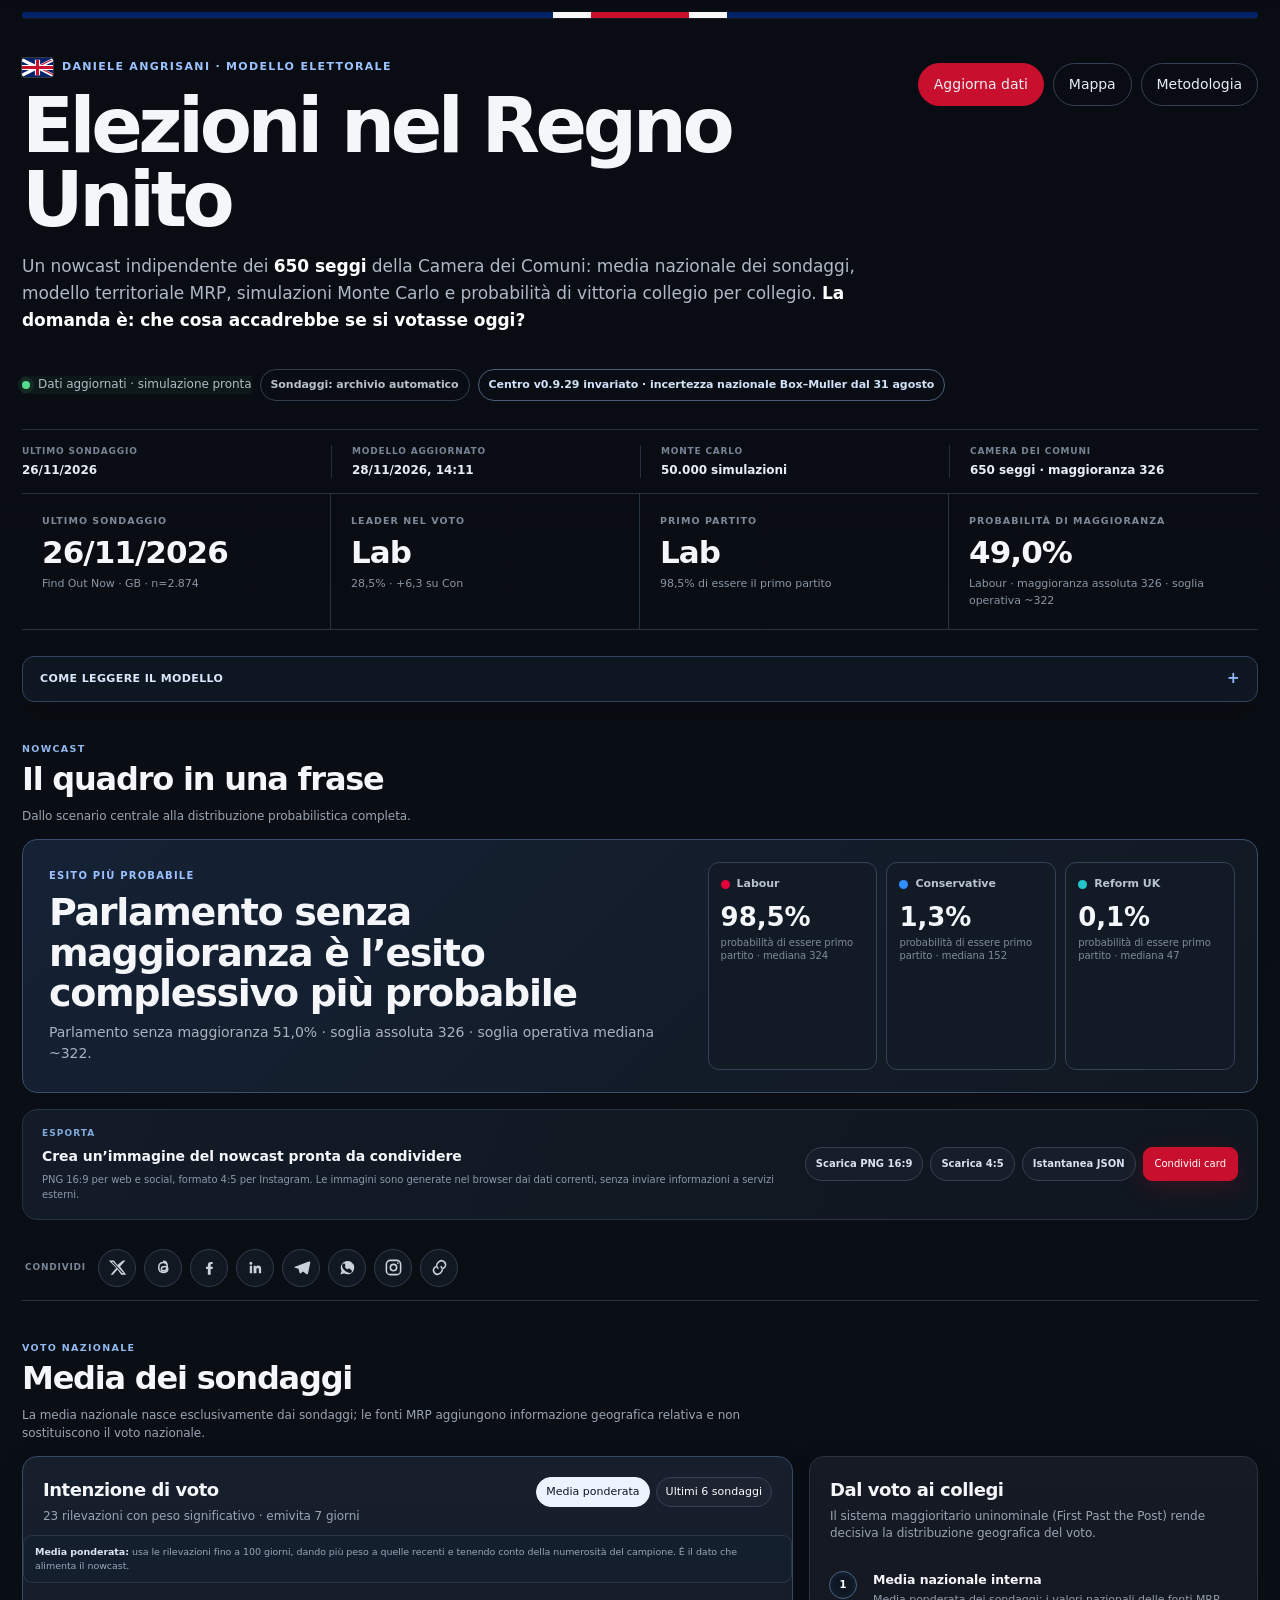
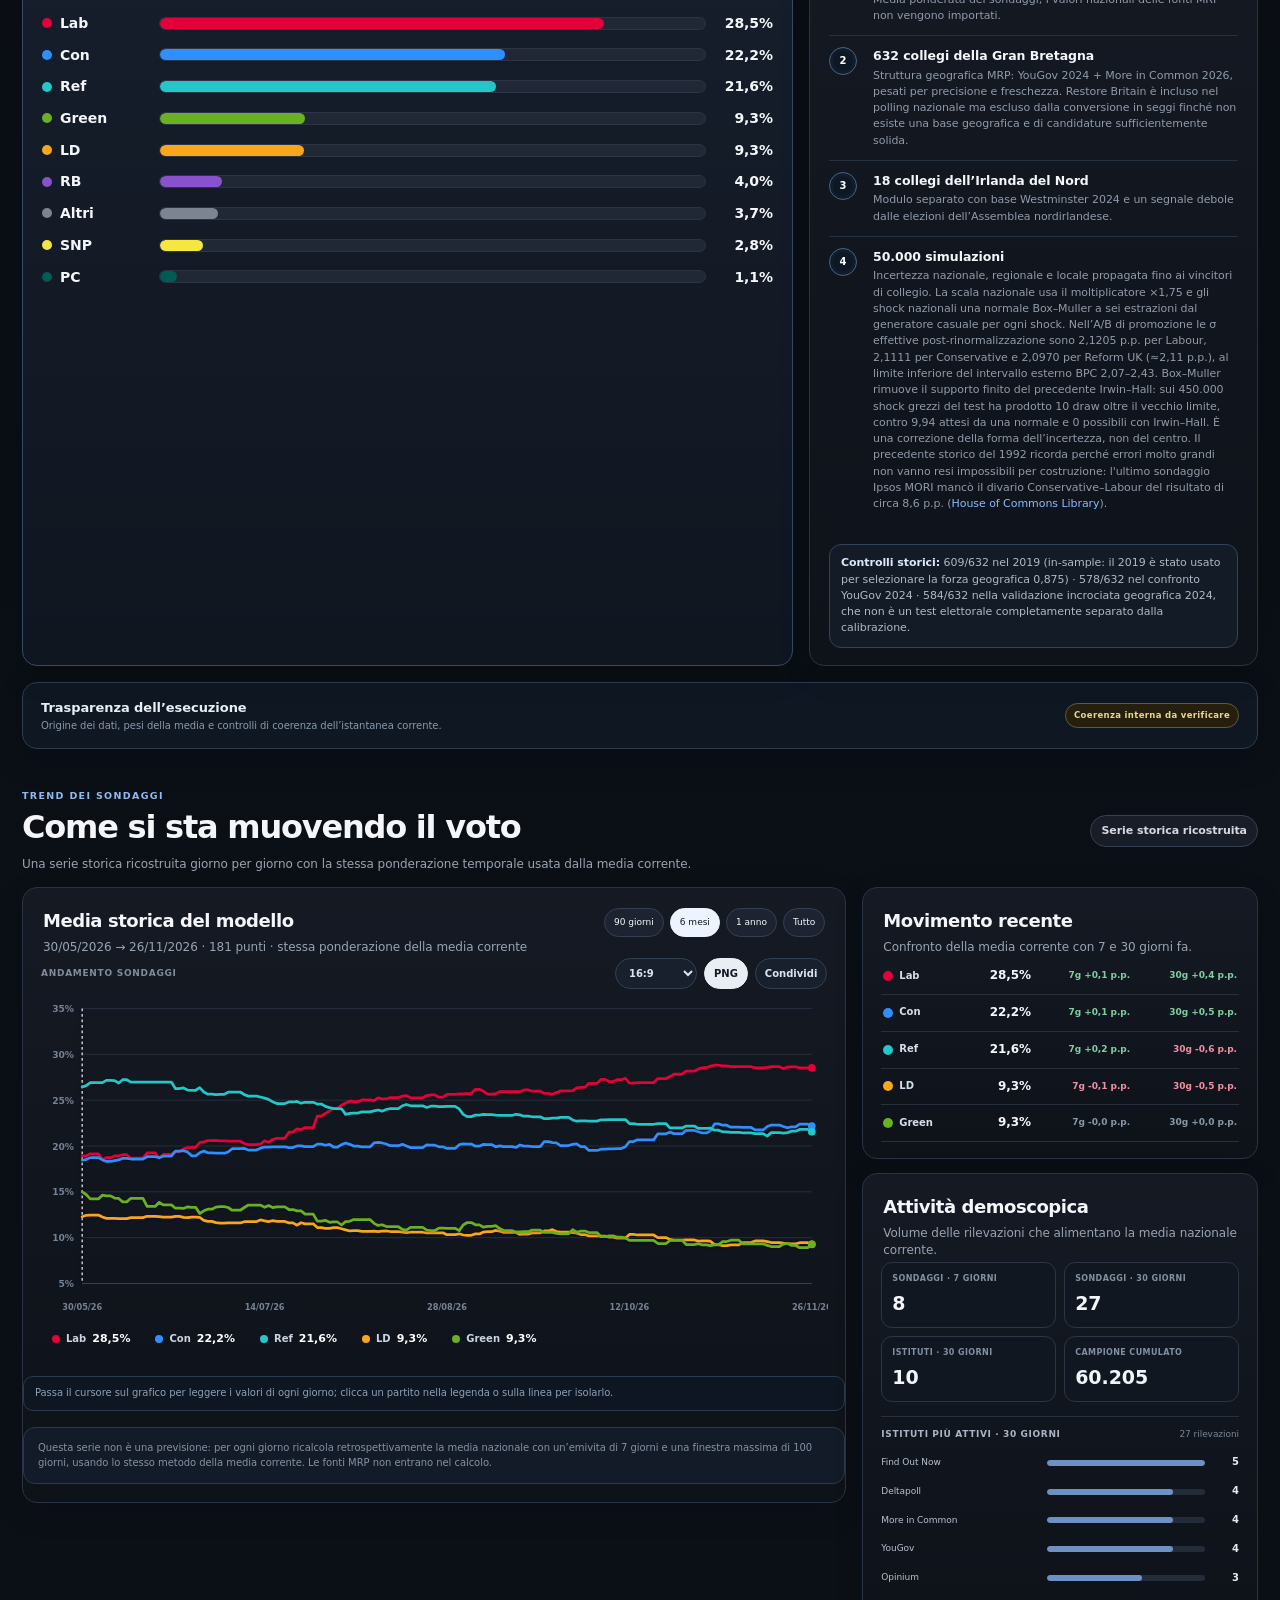
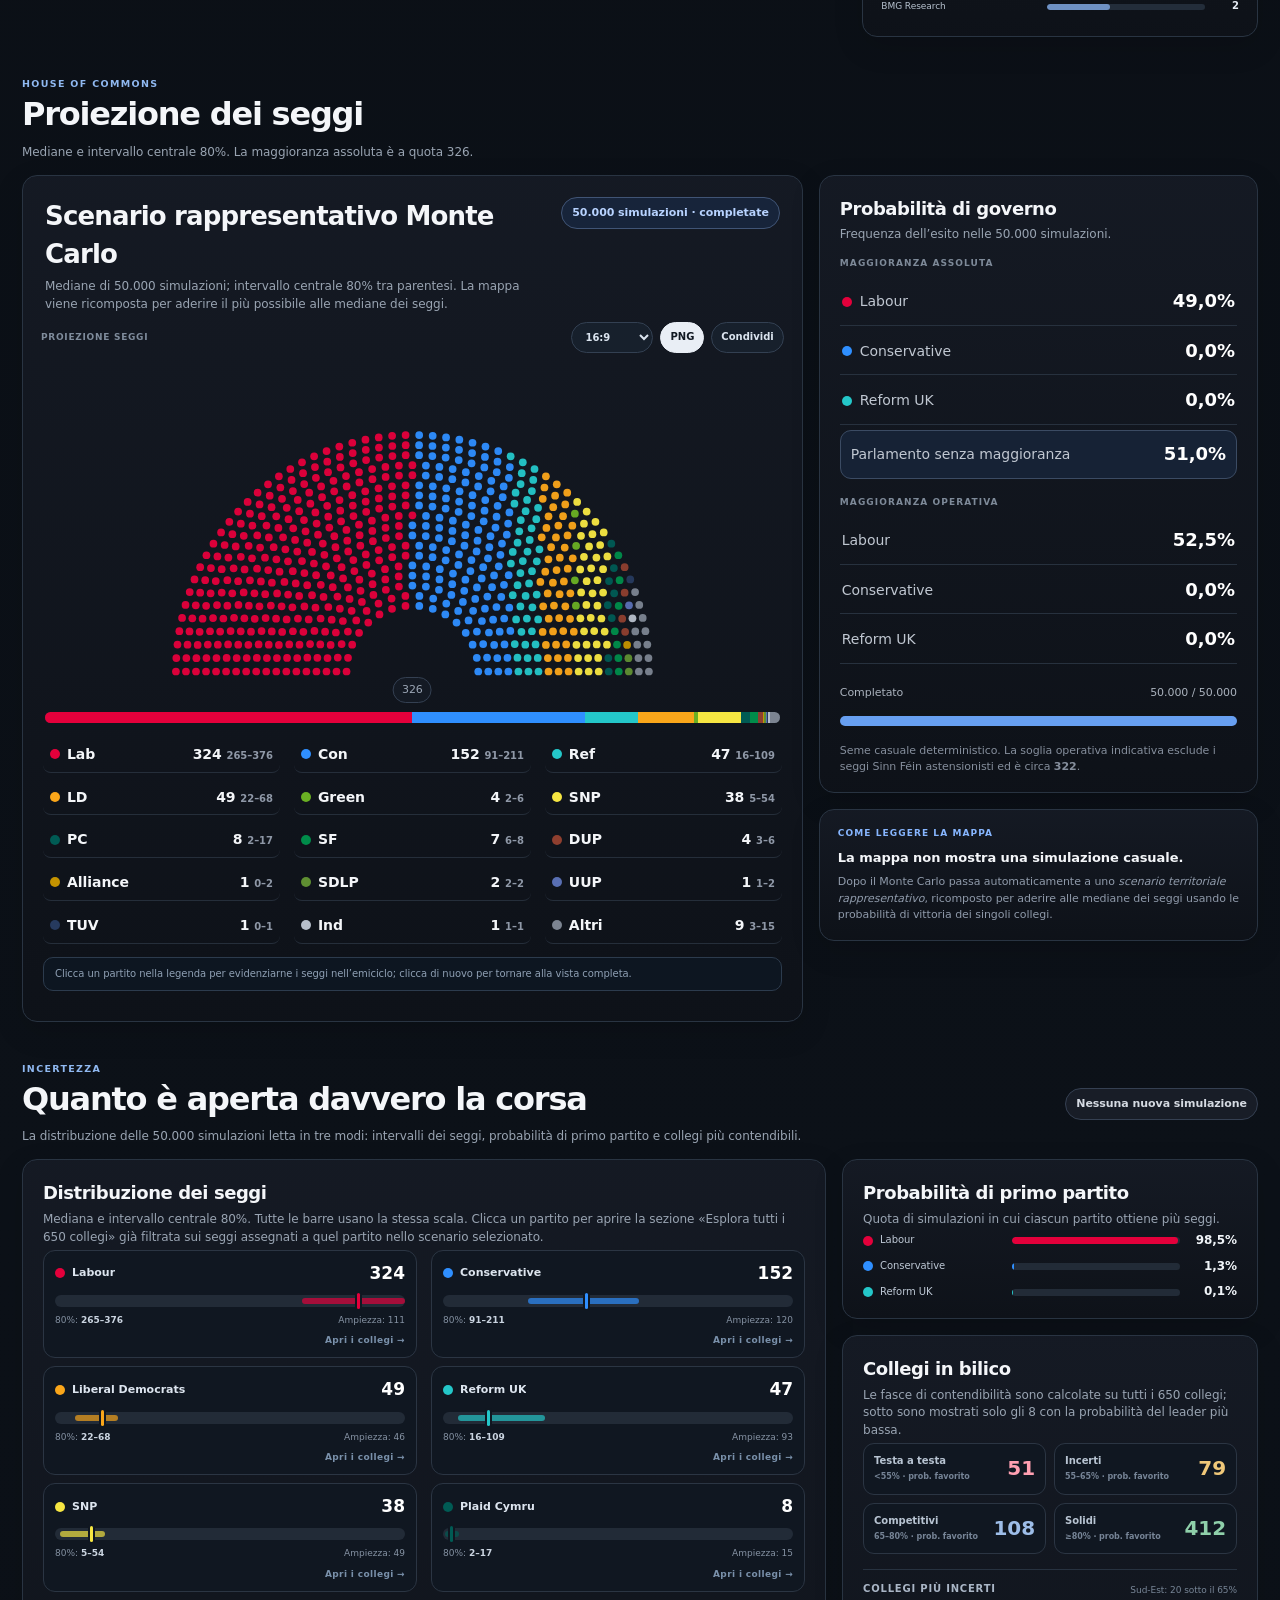
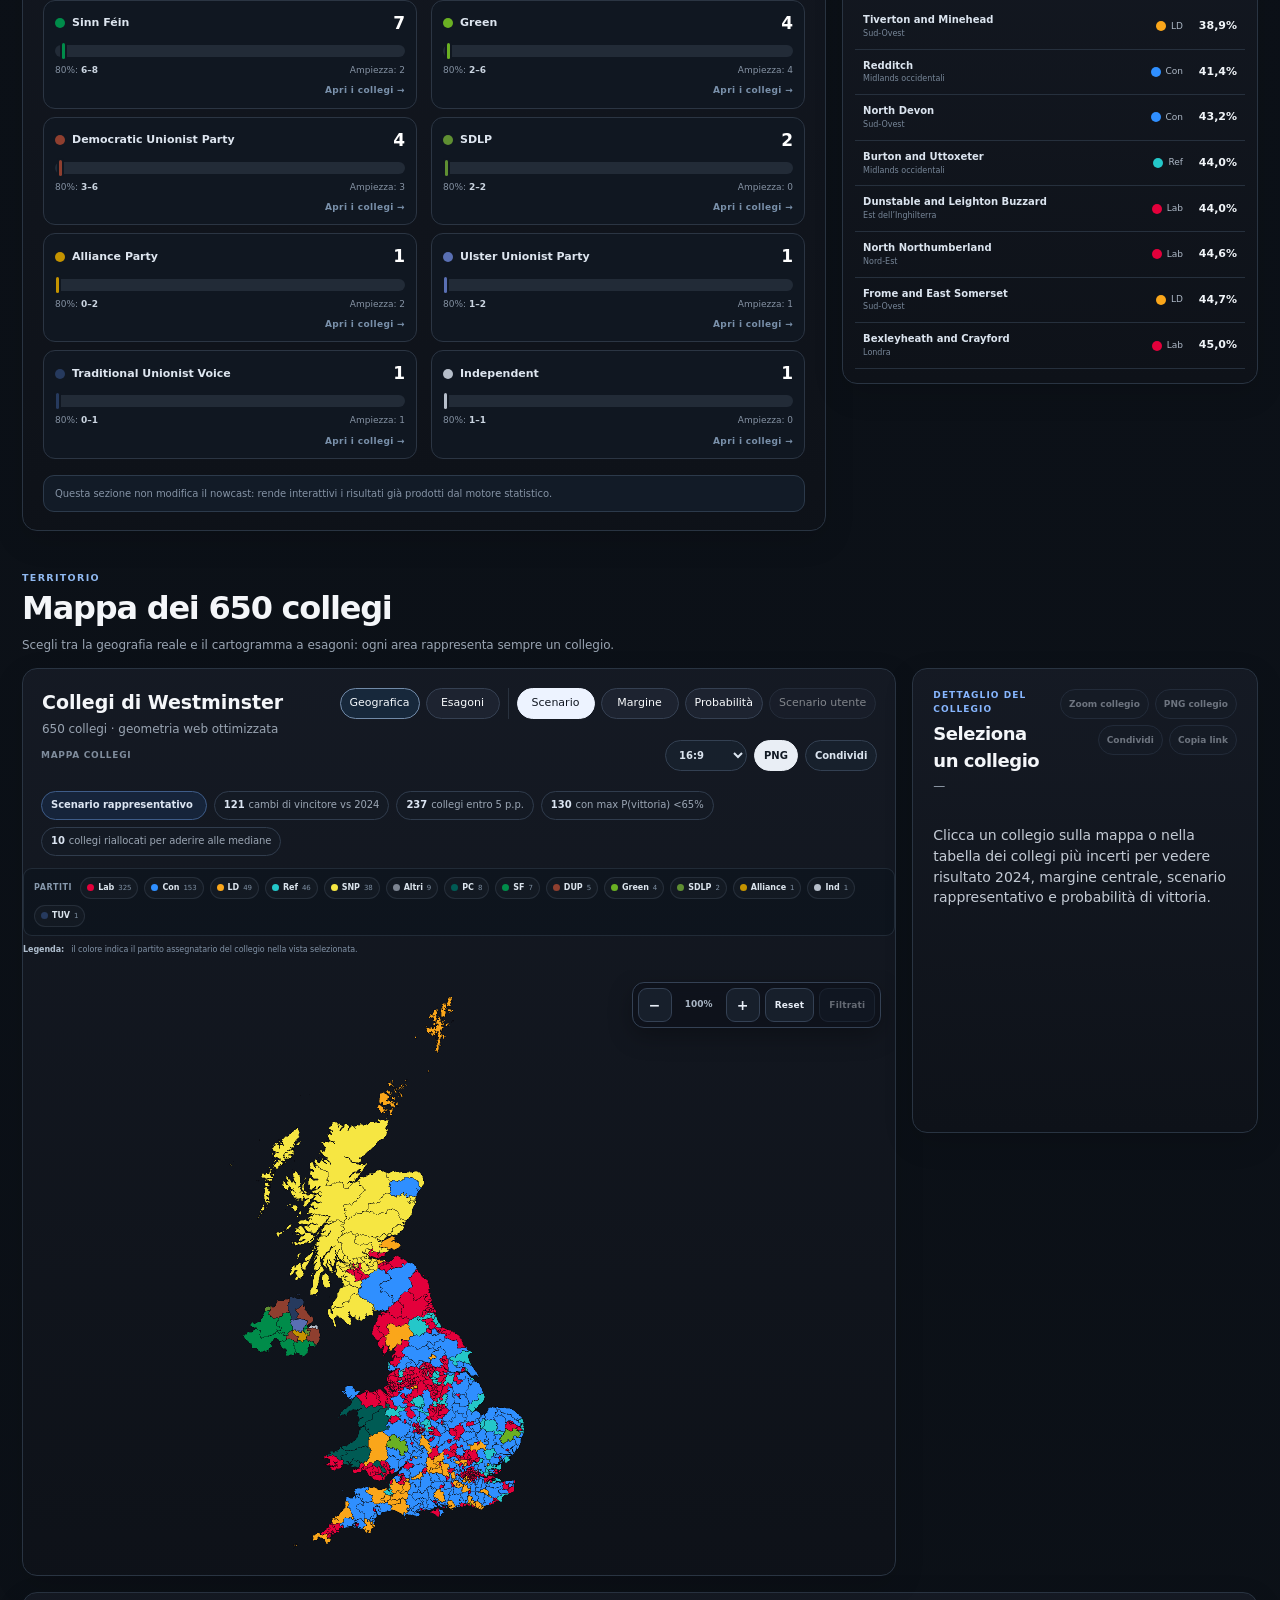
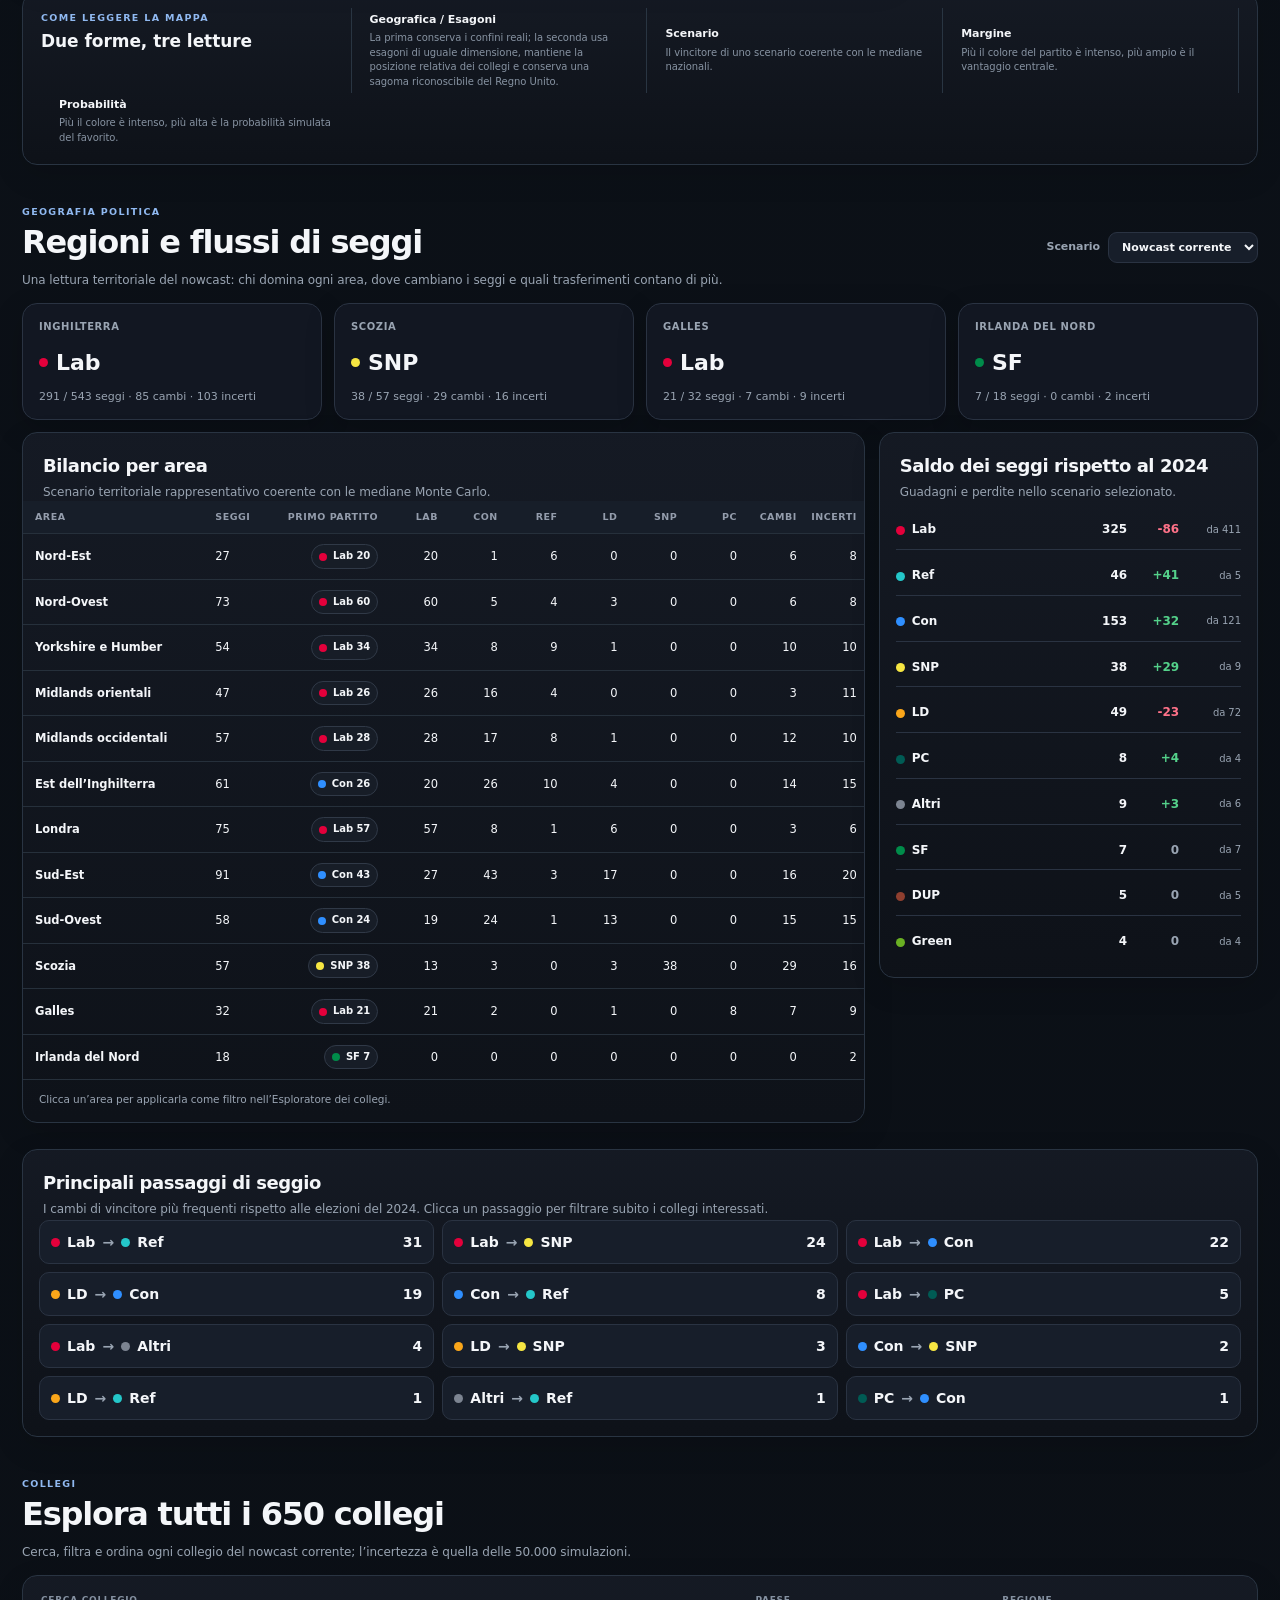
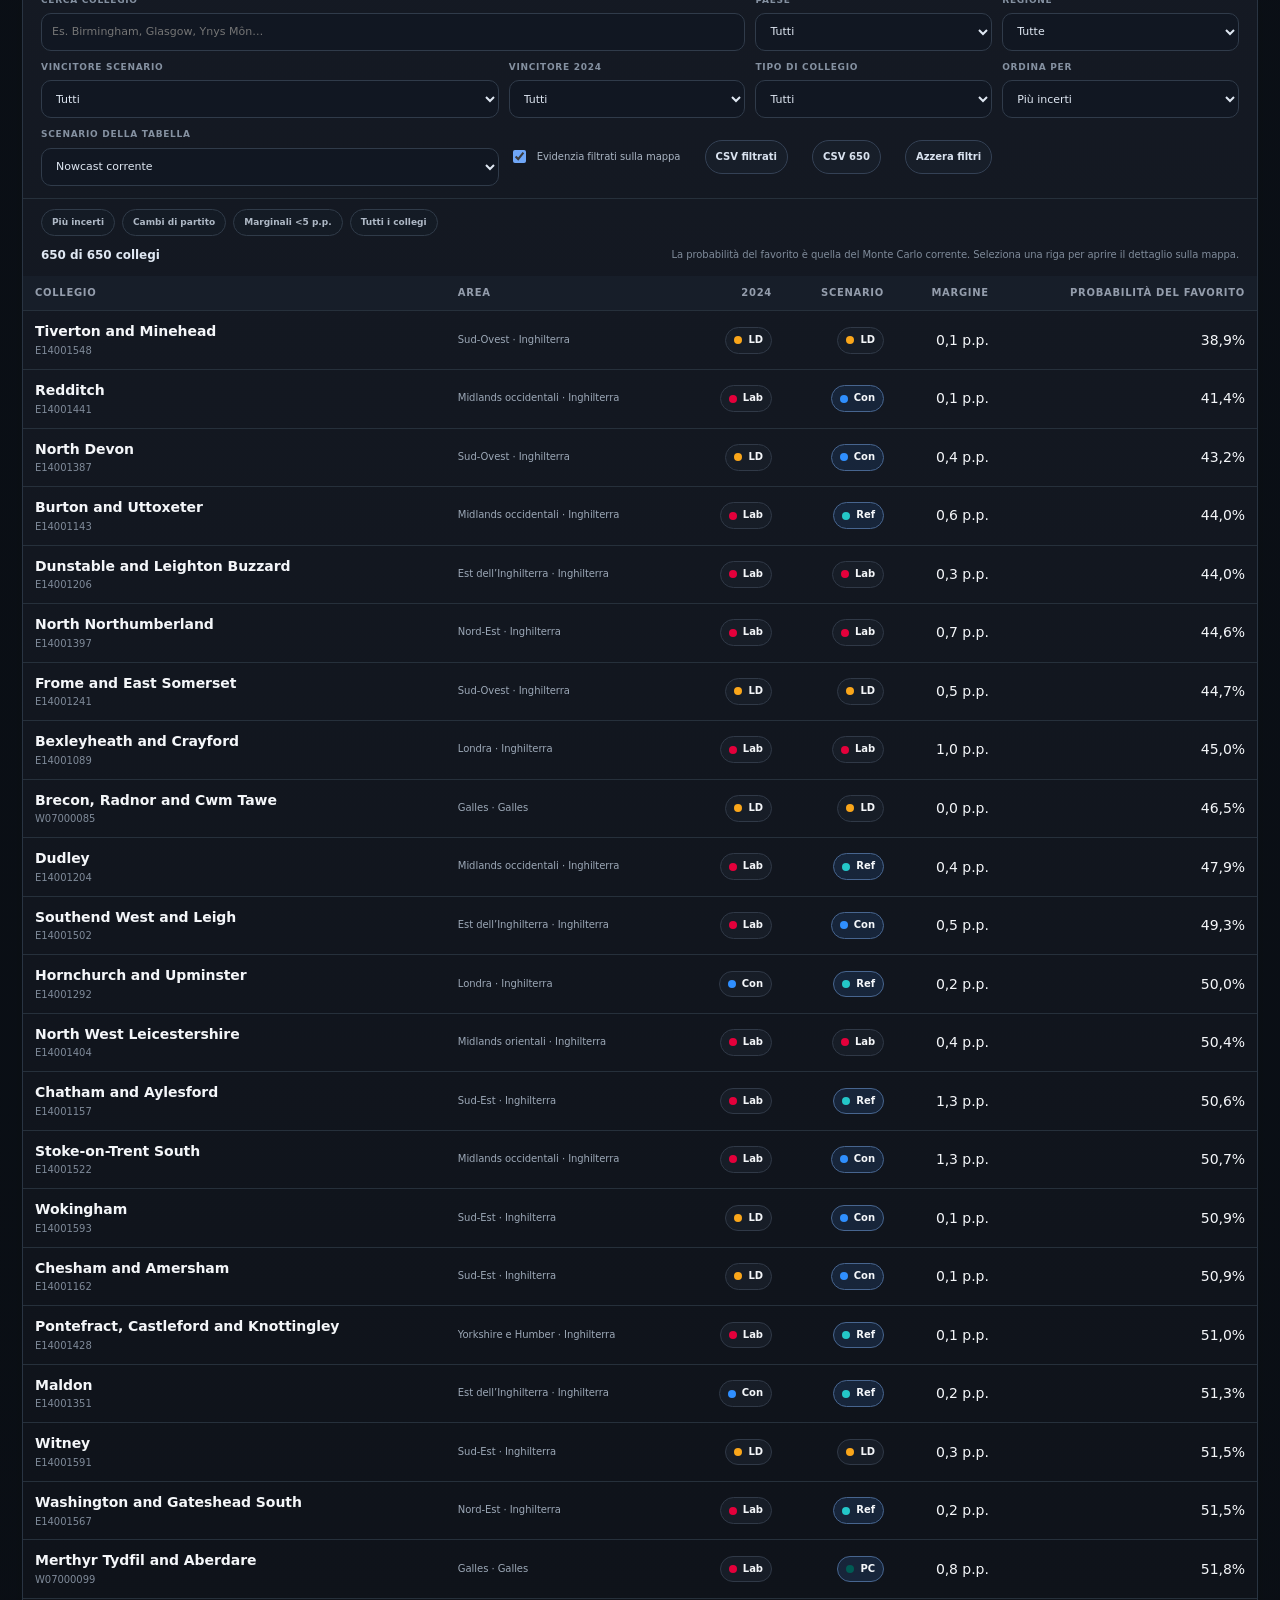
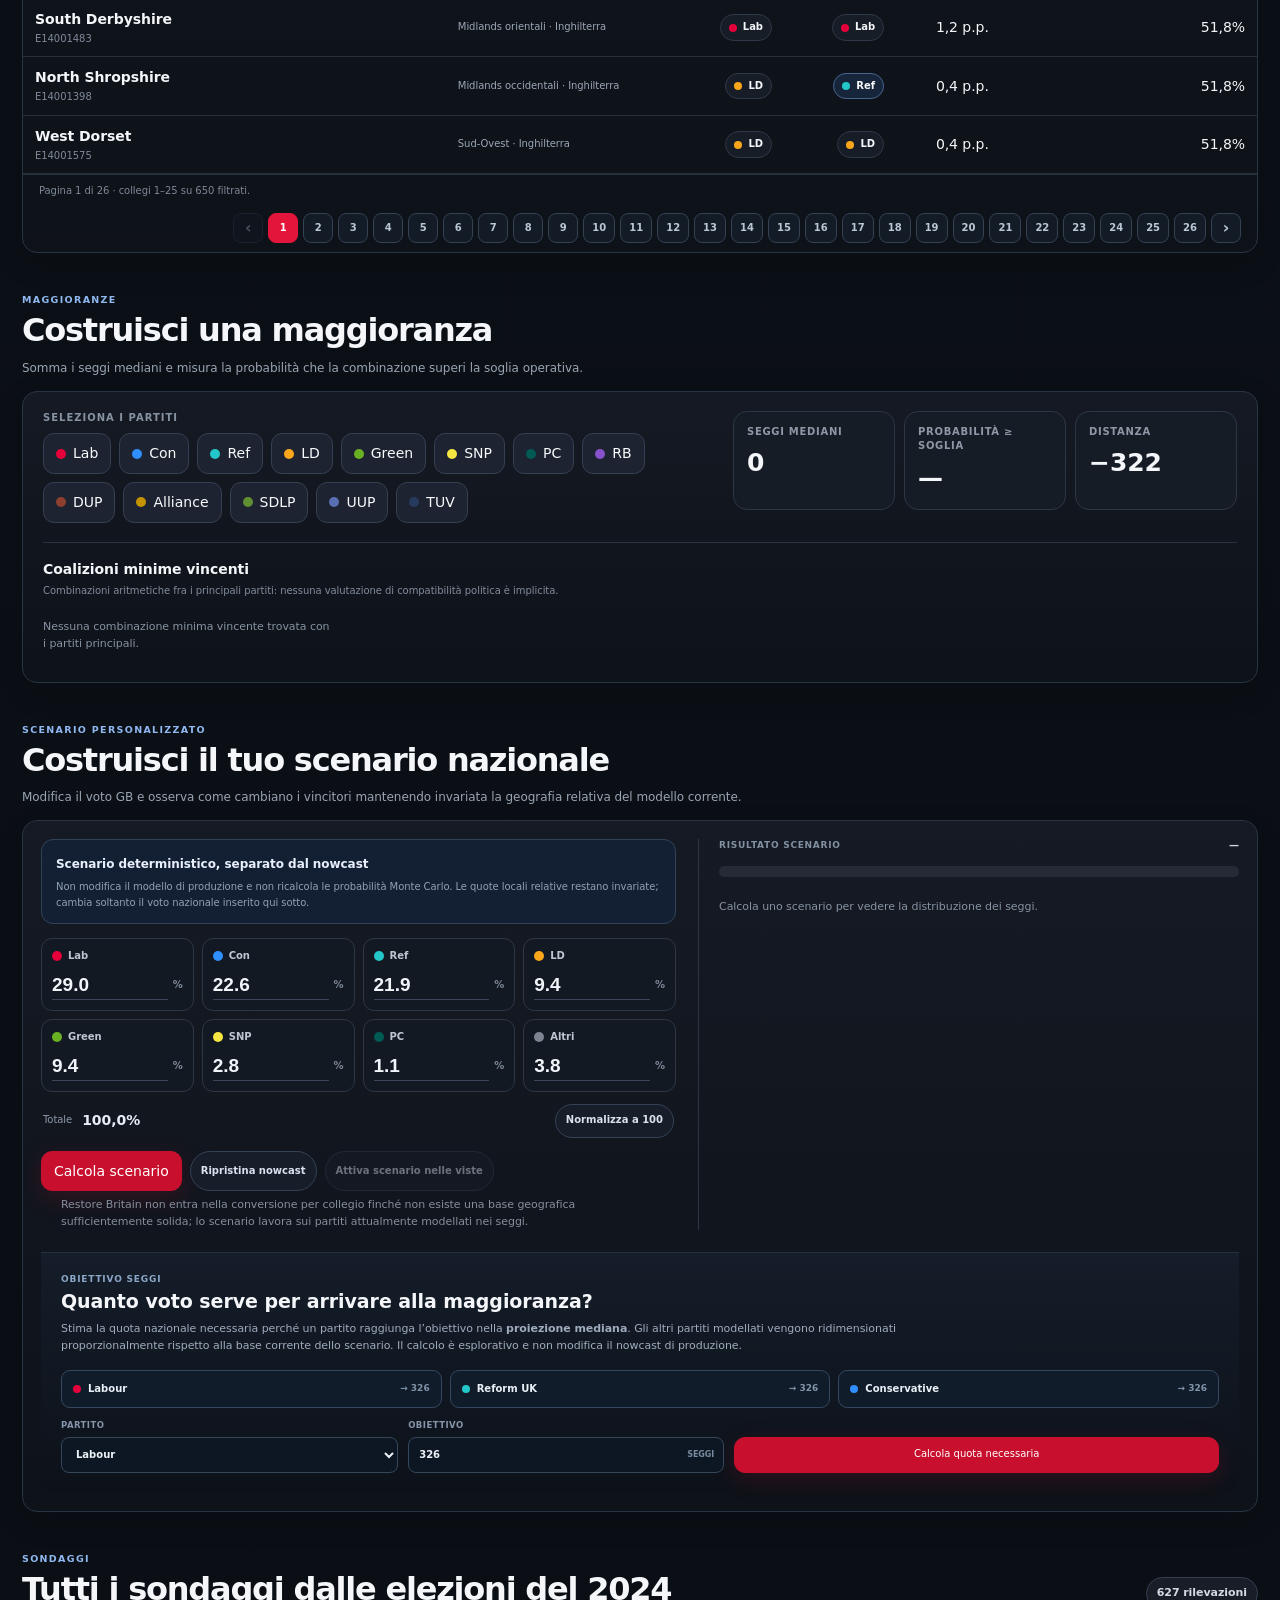
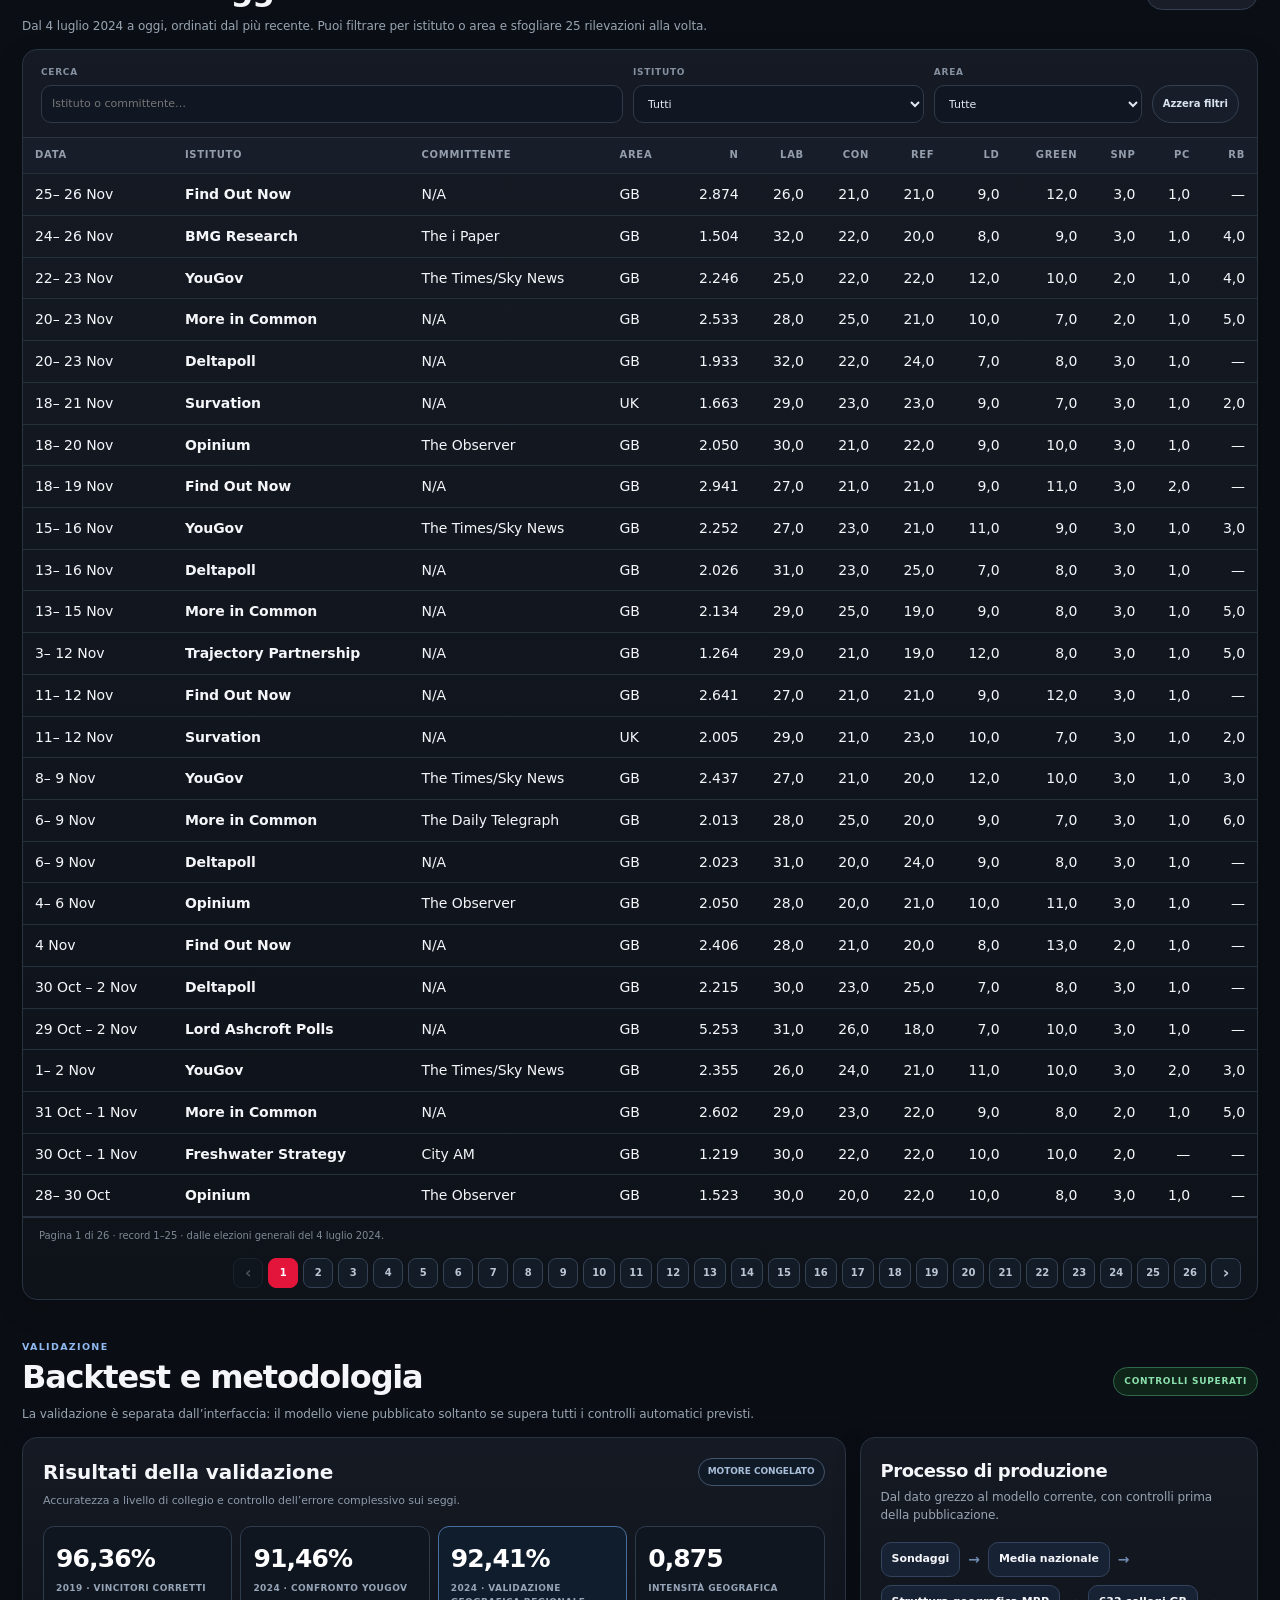
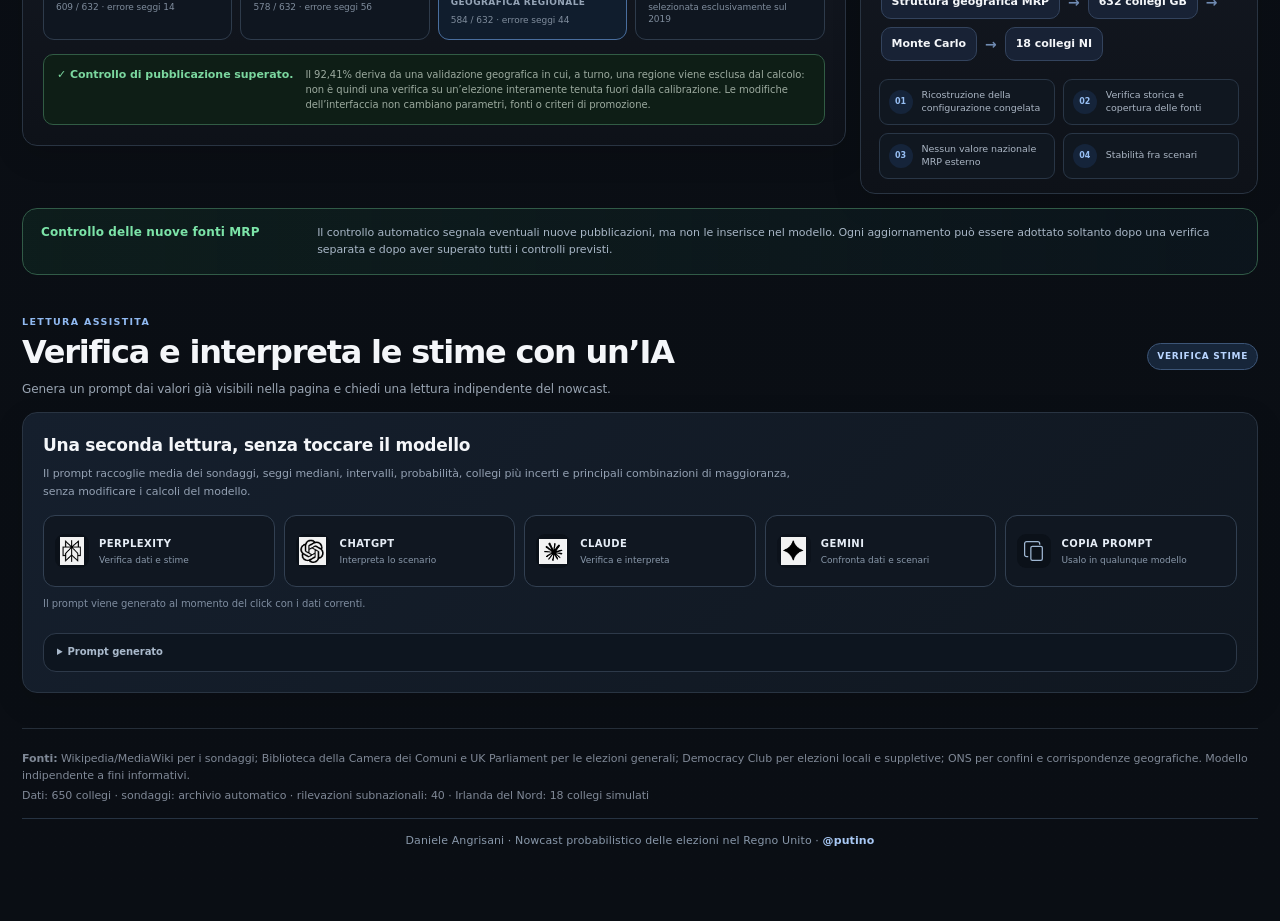
<file: index.html>
<!doctype html>
<html lang="it">
<head>
<meta charset="utf-8" />
<meta name="viewport" content="width=device-width,initial-scale=1" />
<meta name="color-scheme" content="dark" />
<title>Elezioni nel Regno Unito — Sondaggi, seggi e probabilità</title>
<meta name="description" content="Nowcast delle prossime elezioni britanniche: media dei sondaggi, proiezione probabilistica dei 650 seggi, Monte Carlo, collegi chiave e scenari di maggioranza." />
<link rel="canonical" href="https://angrisanidj.github.io/modello-uk/" />
<link rel="icon" type="image/svg+xml" href="data:image/svg+xml,%3Csvg xmlns='http://www.w3.org/2000/svg' viewBox='0 0 60 36'%3E%3Crect width='60' height='36' fill='%23012169'/%3E%3Cpath d='M0 0 60 36M60 0 0 36' stroke='%23fff' stroke-width='8'/%3E%3Cpath d='M0 0 60 36M60 0 0 36' stroke='%23C8102E' stroke-width='4'/%3E%3Cpath d='M30 0v36M0 18h60' stroke='%23fff' stroke-width='12'/%3E%3Cpath d='M30 0v36M0 18h60' stroke='%23C8102E' stroke-width='7'/%3E%3C/svg%3E" />
<meta property="og:type" content="website" />
<meta property="og:url" content="https://angrisanidj.github.io/modello-uk/" />
<meta property="og:title" content="Elezioni nel Regno Unito — Sondaggi, seggi e probabilità" />
<meta property="og:description" content="Nowcast probabilistico della House of Commons: sondaggi, proiezione dei seggi, Monte Carlo e probabilità collegio per collegio." />
<meta property="og:image" content="https://angrisanidj.github.io/modello-uk/social-card-uk-v2.png?v=20261126-88e43ea4" />
<meta property="og:image:secure_url" content="https://angrisanidj.github.io/modello-uk/social-card-uk-v2.png?v=20261126-88e43ea4" />
<meta property="og:image:type" content="image/png" />
<meta property="og:image:width" content="1200" />
<meta property="og:image:height" content="630" />
<meta property="og:image:alt" content="Nowcast delle elezioni nel Regno Unito — proiezione della House of Commons" />
<meta property="og:site_name" content="Daniele Angrisani · modello elettorale" />
<meta name="twitter:card" content="summary_large_image" />
<meta name="twitter:title" content="Elezioni nel Regno Unito — Sondaggi, seggi e probabilità" />
<meta name="twitter:description" content="Nowcast probabilistico della House of Commons: sondaggi, seggi, collegi e probabilità." />
<meta name="twitter:image" content="https://angrisanidj.github.io/modello-uk/social-card-uk-v2.png?v=20261126-88e43ea4" />
<meta name="twitter:image:alt" content="Nowcast delle elezioni nel Regno Unito — proiezione della House of Commons" />
<meta name="twitter:url" content="https://angrisanidj.github.io/modello-uk/" />
<link rel="stylesheet" href="styles.css?v=1.0" />
<link rel="stylesheet" href="map-performance.css?v=1.0" />
</head>
<body>
<div id="desktopNowcastSticky" class="desktop-nowcast-sticky" aria-label="Riepilogo rapido del nowcast">
  <div class="desktop-nowcast-inner">
    <button class="desktop-nowcast-brand" type="button" data-desktop-jump="top" title="Torna all’inizio">
      <span class="desktop-uk-flag" aria-hidden="true"></span>
      <strong>ELEZIONI UK</strong><span>· SONDAGGI E PROIEZIONI</span>
    </button>
    <div class="desktop-nowcast-summary">
      <span class="desktop-nowcast-tag">NOWCAST</span>
      <button class="desktop-nowcast-party" type="button" data-desktop-jump="seggi" title="Vai alla proiezione dei seggi"><i id="desktopParty1Dot"></i><span id="desktopParty1Name">—</span><strong id="desktopParty1Seats">—</strong></button>
      <button class="desktop-nowcast-party" type="button" data-desktop-jump="seggi" title="Vai alla proiezione dei seggi"><i id="desktopParty2Dot"></i><span id="desktopParty2Name">—</span><strong id="desktopParty2Seats">—</strong></button>
      <button class="desktop-nowcast-majority" type="button" data-desktop-jump="probabilita" title="Vai alle probabilità di governo"><strong>326</strong><span>MAGGIORANZA</span></button>
    </div>
  </div>
</div>
<div id="mobileNowcastSticky" class="mobile-nowcast-sticky" aria-label="Riepilogo rapido del nowcast">
  <div class="mobile-nowcast-shell">
    <div class="mobile-nowcast-flag" aria-hidden="true"></div>
    <div class="mobile-nowcast-inner">
      <div class="mobile-nowcast-brand"><span class="mobile-nowcast-badge" aria-hidden="true"></span><span class="mobile-nowcast-label">Elezioni nel Regno Unito · Daniele Angrisani</span></div>
      <div class="mobile-nowcast-stats">
        <span class="mobile-nowcast-party"><i id="mobileParty1Dot" class="mobile-nowcast-dot"></i><span id="mobileParty1Name">—</span><strong id="mobileParty1Seats">—</strong></span>
        <span class="mobile-nowcast-party"><i id="mobileParty2Dot" class="mobile-nowcast-dot"></i><span id="mobileParty2Name">—</span><strong id="mobileParty2Seats">—</strong></span>
        <span class="mobile-nowcast-majority" aria-label="Soglia di maggioranza"><strong>326</strong><span>magg.</span></span>
      </div>
    </div>
  </div>
</div>
<div id="viewStateBar" class="view-state-bar" role="status" aria-live="polite" hidden>
  <div class="view-state-inner">
    <span id="viewStateMark" class="view-state-mark" aria-hidden="true"></span>
    <div class="view-state-copy">
      <span id="viewStateKicker" class="view-state-kicker">Vista corrente</span>
      <strong id="viewStateTitle">Nowcast completo</strong>
      <small id="viewStateDetail">—</small>
    </div>
    <div id="viewStateChips" class="view-state-chips" aria-label="Filtri e scenari attivi"></div>
    <button id="returnFullNowcastBtn" class="view-state-reset" type="button" title="Rimuovi filtri e scenario personalizzato e torna al nowcast corrente"><span class="view-state-reset-long">Torna al nowcast completo</span><span class="view-state-reset-short">↩ Nowcast</span></button>
  </div>
</div>
<div class="flag-ribbon" aria-hidden="true"></div>
<main class="shell">
  <section class="hero">
    <div class="hero-grid">
      <div>
        <div class="eyebrow"><span class="flag-dot" aria-hidden="true"></span> Daniele Angrisani · modello elettorale</div>
        <h1>Elezioni nel Regno Unito</h1>
        <p class="subtitle">Un nowcast indipendente dei <strong>650 seggi</strong> della Camera dei Comuni: media nazionale dei sondaggi, modello territoriale MRP, simulazioni Monte Carlo e probabilità di vittoria collegio per collegio. <strong>La domanda è: che cosa accadrebbe se si votasse oggi?</strong></p>
      </div>
      <div class="actions">
        <button id="refreshBtn" class="primary">Aggiorna dati</button>
        <a class="buttonlike" href="#territorio">Mappa</a>
        <a class="buttonlike" href="#metodo">Metodologia</a>
      </div>
    </div>
    <div class="hero-meta">
      <span class="status"><i id="statusDot" class="dot loading"></i><span id="statusText">Caricamento dati…</span></span>
      <span class="badge" id="dataBadge">Sondaggi: —</span>
      <span class="badge badge-strong">Centro v0.9.29 invariato · incertezza nazionale Box–Muller dal 31 agosto</span>
    </div>
    <div id="refreshReview" class="refresh-review" role="status" aria-live="polite" hidden>
      <span class="refresh-review-mark" aria-hidden="true"></span>
      <div class="refresh-review-copy"><strong id="refreshReviewTitle">Verifica aggiornamenti</strong><span id="refreshReviewDetail">—</span><details id="refreshReviewChanges" class="refresh-review-changes" hidden><summary id="refreshReviewChangesSummary">Dettaglio rilevazioni</summary><div id="refreshReviewChangesBody" class="refresh-review-changes-body"></div></details></div>
    </div>
  </section>
  <section class="editorial-meta" aria-label="Stato del modello">
    <div class="editorial-meta-main">
      <div><span class="meta-kicker">Ultimo sondaggio</span><strong id="metaLatestPoll">—</strong></div>
      <div><span class="meta-kicker">Modello aggiornato</span><strong id="metaModelUpdated">—</strong></div>
      <div><span class="meta-kicker">Monte Carlo</span><strong>50.000 simulazioni</strong></div>
      <div><span class="meta-kicker">Camera dei Comuni</span><strong>650 seggi · maggioranza 326</strong></div>
    </div>
  </section>

  <div id="errorBox" class="errorbox"></div>
  <section class="grid kpis" aria-label="Indicatori principali">
    <article class="card kpi"><div class="label">Ultimo sondaggio</div><div id="kpiLastPoll" class="value">—</div><div id="kpiLastPollMeta" class="meta">—</div></article>
    <article class="card kpi"><div class="label">Leader nel voto</div><div id="kpiLeader" class="value">—</div><div id="kpiLeaderMeta" class="meta">—</div></article>
    <article class="card kpi"><div class="label">Primo partito</div><div id="kpiLargest" class="value">—</div><div id="kpiLargestMeta" class="meta">Monte Carlo</div></article>
    <article class="card kpi"><div class="label">Probabilità di maggioranza</div><div id="kpiMajority" class="value">—</div><div id="kpiMajorityMeta" class="meta">326 seggi</div></article>
  </section>
  <details class="read-guide read-guide-separated">
    <summary>Come leggere il modello</summary>
    <div class="read-guide-grid">
      <p><strong>È un nowcast, non una previsione del giorno delle elezioni.</strong> Risponde a una domanda precisa: che cosa accadrebbe se si votasse oggi con il quadro dei sondaggi disponibile.</p>
      <p><strong>Il numero centrale non è una certezza.</strong> Le mediane dei seggi vanno lette insieme all’intervallo centrale 80% e alle probabilità prodotte dalle 50.000 simulazioni Monte Carlo.</p>
      <p><strong>Nel Regno Unito conta la geografia.</strong> Il voto nazionale viene tradotto nei 632 collegi della Gran Bretagna con la modello territoriale MRP; i 18 seggi dell’Irlanda del Nord sono trattati separatamente. Restore Britain resta visibile nella media nazionale dei sondaggi ma non entra ancora nella conversione in seggi, perché manca una base geografica sufficientemente solida.</p>
      <p><strong>Mappa e scenari hanno funzioni diverse.</strong> La mappa corrente usa uno scenario territoriale rappresentativo coerente con le mediane; lo scenario personalizzato dell’utente è deterministico e non modifica né il modello di produzione né le probabilità Monte Carlo.</p>
    </div>
  </details>
  <div class="section-title"><div><div class="section-kicker">Nowcast</div><h2>Il quadro in una frase</h2><p>Dallo scenario centrale alla distribuzione probabilistica completa.</p></div></div>
  <section class="card outcome-card">
    <div class="outcome-main">
      <div class="outcome-label">Esito più probabile</div>
      <h2 id="outcomeHeadline">In attesa del modello</h2>
      <p id="outcomeSub">Il Monte Carlo parte automaticamente quando sono disponibili i dati di tutti i collegi.</p>
    </div>
    <div id="largestPartyGrid" class="largest-party-grid"></div>
  </section>
  <section class="card export-card" aria-label="Esporta il nowcast">
    <div class="export-copy"><div class="export-kicker">Esporta</div><strong>Crea un’immagine del nowcast pronta da condividere</strong><p>PNG 16:9 per web e social, formato 4:5 per Instagram. Le immagini sono generate nel browser dai dati correnti, senza inviare informazioni a servizi esterni.</p></div>
    <div class="export-actions"><button id="downloadSocialCardBtn" class="small-action" type="button">Scarica PNG 16:9</button><button id="downloadInstagramCardBtn" class="small-action" type="button">Scarica 4:5</button><button id="downloadSnapshotJsonBtn" class="small-action" type="button">Istantanea JSON</button><button id="shareSocialCardBtn" class="primary compact-primary" type="button">Condividi card</button></div>
  </section>
  <nav class="share-rail" aria-label="Condividi il nowcast">
    <span class="share-label">Condividi</span>
    <button class="share-btn" type="button" data-share="x" title="Condividi su X" aria-label="Condividi su X"><svg viewBox="0 0 24 24" fill="currentColor" aria-hidden="true"><path d="M18.9 3H22l-6.8 7.7L23 21h-6.2l-4.9-6.4L6.3 21H3.2l7.3-8.3L1 3h6.4l4.4 5.9L18.9 3Zm-1.1 16h1.7L6.5 4.9H4.7L17.8 19Z"/></svg></button>
    <button class="share-btn" type="button" data-share="threads" title="Condividi su Threads" aria-label="Condividi su Threads"><svg viewBox="0 0 24 24" fill="none" stroke="currentColor" stroke-width="1.9" stroke-linecap="round" stroke-linejoin="round" aria-hidden="true"><path d="M16.5 8.2c-1-1.5-2.6-2.4-4.7-2.4-3.4 0-5.8 2.4-5.8 6.1s2.4 6.3 5.9 6.3c3.2 0 5.5-1.8 5.5-4.2 0-2-1.5-3.2-3.8-3.2-2.6 0-4.3 1.2-4.3 3 0 1.4 1.1 2.4 2.7 2.4 2.8 0 4.7-2.6 4.7-6.3 0-3.5-1.7-5.7-4.7-5.7"/></svg></button>
    <button class="share-btn" type="button" data-share="facebook" title="Condividi su Facebook" aria-label="Condividi su Facebook"><svg viewBox="0 0 24 24" fill="currentColor" aria-hidden="true"><path d="M13.5 21v-7h2.4l.4-3h-2.8V9.2c0-.9.3-1.5 1.6-1.5H16V5c-.4-.1-1.4-.1-2.3-.1-2.3 0-3.8 1.4-3.8 4V11H7.5v3h2.4v7h3.6z"/></svg></button>
    <button class="share-btn" type="button" data-share="linkedin" title="Condividi su LinkedIn" aria-label="Condividi su LinkedIn"><svg viewBox="0 0 24 24" fill="currentColor" aria-hidden="true"><path d="M6.2 8.4A1.9 1.9 0 1 1 6.2 4.6a1.9 1.9 0 0 1 0 3.8zM4.8 9.8h2.9v9.4H4.8V9.8zm4.8 0h2.8v1.3h.1c.4-.7 1.4-1.6 2.9-1.6 3.1 0 3.7 2 3.7 4.7v5h-2.9v-4.4c0-1 0-2.3-1.4-2.3s-1.6 1.1-1.6 2.2v4.5H9.6V9.8z"/></svg></button>
    <button class="share-btn" type="button" data-share="telegram" title="Condividi su Telegram" aria-label="Condividi su Telegram"><svg viewBox="0 0 24 24" fill="currentColor" aria-hidden="true"><path d="M20.4 4.6 3.7 11c-1.1.4-1.1 1 .2 1.4l4.2 1.3 1.6 5.1c.2.6.4.8.9.8.4 0 .6-.2.9-.5l2.3-2.2 4.7 3.5c.9.5 1.5.2 1.7-.8l2.9-13.5c.3-1.2-.4-1.8-1.4-1.5Z"/></svg></button>
    <button class="share-btn" type="button" data-share="whatsapp" title="Condividi su WhatsApp" aria-label="Condividi su WhatsApp"><svg viewBox="0 0 24 24" fill="currentColor" aria-hidden="true"><path d="M20.5 12A8.5 8.5 0 0 1 7.7 19.4L3 20.8l1.5-4.5A8.5 8.5 0 1 1 20.5 12Zm-4.8 2.3c-.3-.1-1.6-.8-1.9-.9-.3-.1-.5-.1-.7.1l-.5.7c-.2.2-.4.2-.7.1-1.8-.9-3-2.6-3.2-2.9-.2-.3 0-.5.1-.7l.3-.4.2-.4c.1-.2 0-.5 0-.7l-.8-1.8c-.2-.5-.4-.4-.7-.4h-.6c-.2 0-.6.1-.9.4-.3.3-1.1 1.1-1.1 2.7s1.1 3.2 1.3 3.4c.2.2 2.2 3.4 5.3 4.6.7.3 1.3.5 1.8.6.8.2 1.5.2 2 .1.6-.1 1.6-.7 1.8-1.4.2-.7.2-1.3.2-1.4 0-.1-.1-.2-.4-.3Z"/></svg></button>
    <button class="share-btn" type="button" data-share="instagram" title="Genera e condividi la card Instagram" aria-label="Condividi la card su Instagram"><svg viewBox="0 0 24 24" fill="none" stroke="currentColor" stroke-width="2" stroke-linecap="round" stroke-linejoin="round" aria-hidden="true"><rect x="3" y="3" width="18" height="18" rx="5"/><circle cx="12" cy="12" r="4"/><path d="M17.5 6.5h.01"/></svg></button>
    <button class="share-btn" type="button" data-share="copy" title="Copia il link" aria-label="Copia il link"><svg viewBox="0 0 24 24" fill="none" stroke="currentColor" stroke-width="2" stroke-linecap="round" stroke-linejoin="round" aria-hidden="true"><path d="M10 13a5 5 0 0 1 0-7l1.5-1.5a5 5 0 0 1 7 7L17 13"/><path d="M14 11a5 5 0 0 1 0 7L12.5 19.5a5 5 0 0 1-7-7L7 11"/></svg></button>
  </nav>
  <div class="section-title"><div><div class="section-kicker">Voto nazionale</div><h2>Media dei sondaggi</h2><p>La media nazionale nasce esclusivamente dai sondaggi; le fonti MRP aggiungono informazione geografica relativa e non sostituiscono il voto nazionale.</p></div></div>
  <section class="grid two">
    <article class="card feature">
      <div class="cardhead"><div><h3>Intenzione di voto</h3><p id="pollAverageMeta">—</p></div><div class="controls"><button class="active" data-window="all">Media ponderata</button><button data-window="latest">Ultimi 6 sondaggi</button></div></div>
      <div id="pollAverageModeNote" class="poll-average-mode-note"><strong>Media ponderata:</strong> usa le rilevazioni fino a 100 giorni, dando più peso a quelle recenti e tenendo conto della numerosità del campione. È il dato che alimenta il nowcast.</div>
      <div id="voteBars" class="vote-bars"></div>
    </article>
    <article class="card methodbox">
      <div class="cardhead"><div><h3>Dal voto ai collegi</h3><p>Il sistema maggioritario uninominale (First Past the Post) rende decisiva la distribuzione geografica del voto.</p></div></div>
      <div class="method-list">
        <div class="method-row"><span class="method-num">1</span><div><strong>Media nazionale interna</strong><span>Media ponderata dei sondaggi; i valori nazionali delle fonti MRP non vengono importati.</span></div></div>
        <div class="method-row"><span class="method-num">2</span><div><strong>632 collegi della Gran Bretagna</strong><span>Struttura geografica MRP: YouGov 2024 + More in Common 2026, pesati per precisione e freschezza. Restore Britain è incluso nel polling nazionale ma escluso dalla conversione in seggi finché non esiste una base geografica e di candidature sufficientemente solida.</span></div></div>
        <div class="method-row"><span class="method-num">3</span><div><strong>18 collegi dell’Irlanda del Nord</strong><span>Modulo separato con base Westminster 2024 e un segnale debole dalle elezioni dell’Assemblea nordirlandese.</span></div></div>
        <div class="method-row"><span class="method-num">4</span><div><strong>50.000 simulazioni</strong><span>Incertezza nazionale, regionale e locale propagata fino ai vincitori di collegio. La scala nazionale usa il moltiplicatore ×1,75 e gli shock nazionali una normale Box–Muller a sei estrazioni dal generatore casuale per ogni shock. Nell’A/B di promozione le σ effettive post-rinormalizzazione sono 2,1205 p.p. per Labour, 2,1111 per Conservative e 2,0970 per Reform UK (≈2,11 p.p.), al limite inferiore del intervallo esterno BPC 2,07–2,43. Box–Muller rimuove il supporto finito del precedente Irwin–Hall: sui 450.000 shock grezzi del test ha prodotto 10 draw oltre il vecchio limite, contro 9,94 attesi da una normale e 0 possibili con Irwin–Hall. È una correzione della forma dell’incertezza, non del centro. Il precedente storico del 1992 ricorda perché errori molto grandi non vanno resi impossibili per costruzione: l'ultimo sondaggio Ipsos MORI mancò il divario Conservative–Labour del risultato di circa 8,6 p.p. (<a href="https://commonslibrary.parliament.uk/how-much-did-the-polls-vary-from-the-general-election-result/" target="_blank" rel="noopener noreferrer">House of Commons Library</a>).</span></div></div>
      </div>
      <div class="audit-chip"><strong>Controlli storici:</strong> 609/632 nel 2019 (in-sample: il 2019 è stato usato per selezionare la forza geografica 0,875) · 578/632 nel confronto YouGov 2024 · 584/632 nella validazione incrociata geografica 2024, che non è un test elettorale completamente separato dalla calibrazione.</div>
    </article>
  </section>
  <details id="runTransparency" class="run-transparency">
    <summary><span><strong>Trasparenza dell’esecuzione</strong><small>Origine dei dati, pesi della media e controlli di coerenza dell’istantanea corrente.</small></span><b id="runTransparencyStatus" class="run-transparency-status">In attesa dei dati</b></summary>
    <div class="run-transparency-body">
      <div id="runTransparencyGrid" class="run-transparency-grid"></div>
      <div class="run-weight-head"><div><strong>Pesi effettivi della media</strong><span>Rilevazioni con peso base significativo. Il peso deriva dalla stessa formula che alimenta il nowcast.</span></div></div>
      <div class="run-weight-table-wrap"><table class="run-weight-table"><thead><tr><th>Rilevazione</th><th>Area</th><th>n</th><th>Peso base</th></tr></thead><tbody id="runWeightBody"><tr><td colspan="4">In attesa dei dati…</td></tr></tbody></table></div>
      <div class="run-fingerprint"><span>Run ID</span><code id="runFingerprint">—</code></div>
      <p class="run-transparency-note"><strong>Che cosa certifica.</strong> Questo pannello verifica la coerenza interna tra l’archivio caricato, i conteggi del build, il modello geografico di produzione e l’identificatore usato dal Monte Carlo. Non è una certificazione indipendente della fonte upstream.</p>
    </div>
  </details>
  <div class="section-title" id="trend-polling"><div><div class="section-kicker">Trend dei sondaggi</div><h2>Come si sta muovendo il voto</h2><p>Una serie storica ricostruita giorno per giorno con la stessa ponderazione temporale usata dalla media corrente.</p></div><span class="badge">Serie storica ricostruita</span></div>
  <section class="poll-trend-layout">
    <article class="card poll-trend-card">
      <div class="cardhead poll-trend-head"><div><h3>Media storica del modello</h3><p id="pollTrendMeta">In attesa dei sondaggi…</p></div><div class="controls poll-trend-controls" aria-label="Intervallo serie storica"><button type="button" data-poll-trend-range="90">90 giorni</button><button type="button" class="active" data-poll-trend-range="180">6 mesi</button><button type="button" data-poll-trend-range="365">1 anno</button><button type="button" data-poll-trend-range="all">Tutto</button></div></div>
      <div class="graphic-export-inline" data-graphic-panel="trend">
        <span class="graphic-export-label">Andamento sondaggi</span>
        <select data-export-ratio aria-label="Formato immagine andamento sondaggi"><option value="16:9">16:9</option><option value="5:2">5:2</option></select>
        <button type="button" data-export-graphic="trend">PNG</button>
        <button type="button" data-share-graphic="trend">Condividi</button>
      </div>
      <div class="poll-trend-chart-wrap"><svg id="pollTrendSvg" viewBox="0 0 860 360" preserveAspectRatio="xMidYMid meet" role="img" aria-label="Andamento storico della media dei sondaggi"></svg><div id="pollTrendTooltip" class="poll-trend-tooltip" hidden></div><div id="pollTrendEmpty" class="poll-trend-empty">Serie storica non disponibile.</div></div>
      <div id="pollTrendLegend" class="poll-trend-legend"></div>
      <div class="chart-interaction-hint">Passa il cursore sul grafico per leggere i valori di ogni giorno; clicca un partito nella legenda o sulla linea per isolarlo.</div>
      <div class="poll-trend-note">Questa serie non è una previsione: per ogni giorno ricalcola retrospettivamente la media nazionale con un’emivita di 7 giorni e una finestra massima di 100 giorni, usando lo stesso metodo della media corrente. Le fonti MRP non entrano nel calcolo.</div>
    </article>
    <aside class="poll-trend-side">
      <article class="card poll-move-card">
        <div class="cardhead"><div><h3>Movimento recente</h3><p>Confronto della media corrente con 7 e 30 giorni fa.</p></div></div>
        <div id="pollMoveGrid" class="poll-move-grid"><div class="empty-small">Calcolo in corso…</div></div>
      </article>
      <article class="card poll-activity-card">
        <div class="cardhead"><div><h3>Attività demoscopica</h3><p>Volume delle rilevazioni che alimentano la media nazionale corrente.</p></div></div>
        <div id="pollActivityStats" class="poll-activity-stats"><div class="empty-small">Calcolo in corso…</div></div>
        <div class="pollster-head"><strong>Istituti più attivi · 30 giorni</strong><span id="pollsterActivityMeta">—</span></div>
        <div id="pollsterActivity" class="pollster-activity"></div>
      </article>
    </aside>
  </section>
  <div class="section-title" id="seggi"><div><div class="section-kicker">House of Commons</div><h2>Proiezione dei seggi</h2><p>Mediane e intervallo centrale 80%. La maggioranza assoluta è a quota 326.</p></div></div>
  <section class="projection-layout">
    <article class="card parliament-card">
      <div class="projection-head"><div><h2 id="projectionTitle">In attesa dei dati territoriali</h2><p id="projectionSubtitle">La simulazione parte quando sono disponibili i risultati dei collegi.</p></div><span id="mcBadge" class="proj-badge">50.000 simulazioni</span></div>
      <div class="graphic-export-inline" data-graphic-panel="projection">
        <span class="graphic-export-label">Proiezione seggi</span>
        <select data-export-ratio aria-label="Formato immagine proiezione seggi"><option value="16:9">16:9</option><option value="5:2">5:2</option></select>
        <button type="button" data-export-graphic="projection">PNG</button>
        <button type="button" data-share-graphic="projection">Condividi</button>
      </div>
      <div class="hemicycle-wrap"><svg id="hemicycle" viewBox="0 0 620 330" role="img" aria-label="Proiezione della Camera dei Comuni"></svg><div class="majority-marker">326</div></div>
      <div id="seatStrip" class="seat-strip"></div>
      <div id="seatTable" class="seat-table"></div>
      <div class="hemicycle-interaction-note">Clicca un partito nella legenda per evidenziarne i seggi nell’emiciclo; clicca di nuovo per tornare alla vista completa.</div>
    </article>
    <aside class="projection-side">
      <article class="card probability-card" id="probabilita">
        <div class="cardhead"><div><h3>Probabilità di governo</h3><p>Frequenza dell’esito nelle 50.000 simulazioni.</p></div></div>
        <div class="prob-section-label">Maggioranza assoluta</div>
        <div class="prob-list compact-probs">
          <div><span><i class="party-dot" style="background:var(--lab)"></i>Labour</span><strong id="probLabMaj">—</strong></div>
          <div><span><i class="party-dot" style="background:var(--con)"></i>Conservative</span><strong id="probConMaj">—</strong></div>
          <div><span><i class="party-dot" style="background:var(--ref)"></i>Reform UK</span><strong id="probRefMaj">—</strong></div>
          <div class="prob-highlight"><span>Parlamento senza maggioranza</span><strong id="probHung">—</strong></div>
        </div>
        <div class="prob-section-label">Maggioranza operativa</div>
        <div class="prob-list compact-probs">
          <div><span>Labour</span><strong id="probLabWorkMaj">—</strong></div>
          <div><span>Conservative</span><strong id="probConWorkMaj">—</strong></div>
          <div><span>Reform UK</span><strong id="probRefWorkMaj">—</strong></div>
        </div>
        <div class="mc-progress"><div><span id="mcStatus">Monte Carlo non avviato</span><span id="mcCount">0 / 50.000</span></div><progress id="mcProgress" value="0" max="50000"></progress></div>
        <div class="small-note">Seme casuale deterministico. La soglia operativa indicativa esclude i seggi Sinn Féin astensionisti ed è circa <strong id="workingThreshold">—</strong>.</div>
      </article>
      <article class="card side-note">
        <div class="side-note-kicker">Come leggere la mappa</div>
        <strong>La mappa non mostra una simulazione casuale.</strong>
        <p>Dopo il Monte Carlo passa automaticamente a uno <em>scenario territoriale rappresentativo</em>, ricomposto per aderire alle mediane dei seggi usando le probabilità di vittoria dei singoli collegi.</p>
      </article>
    </aside>
  </section>
  <div class="section-title" id="incertezza"><div><div class="section-kicker">Incertezza</div><h2>Quanto è aperta davvero la corsa</h2><p>La distribuzione delle 50.000 simulazioni letta in tre modi: intervalli dei seggi, probabilità di primo partito e collegi più contendibili.</p></div><span class="badge">Nessuna nuova simulazione</span></div>
  <section class="uncertainty-layout">
    <article class="card uncertainty-card">
      <div class="cardhead"><div><h3>Distribuzione dei seggi</h3><p>Mediana e intervallo centrale 80%. Tutte le barre usano la stessa scala. Clicca un partito per aprire la sezione «Esplora tutti i 650 collegi» già filtrata sui seggi assegnati a quel partito nello scenario selezionato.</p></div></div>
      <div id="uncertaintyPartyGrid" class="uncertainty-party-grid"><div class="empty-small">In attesa del Monte Carlo.</div></div>
      <div class="uncertainty-note">Questa sezione non modifica il nowcast: rende interattivi i risultati già prodotti dal motore statistico.</div>
    </article>
    <aside class="uncertainty-side">
      <article class="card uncertainty-leader-card">
        <div class="cardhead"><div><h3>Probabilità di primo partito</h3><p>Quota di simulazioni in cui ciascun partito ottiene più seggi.</p></div></div>
        <div id="uncertaintyLeaderGrid" class="uncertainty-leader-grid"><div class="empty-small">Calcolo in corso…</div></div>
      </article>
      <article class="card battlefield-card">
        <div class="cardhead"><div><h3>Collegi in bilico</h3><p>Le fasce di contendibilità sono calcolate su tutti i 650 collegi; sotto sono mostrati solo gli 8 con la probabilità del leader più bassa.</p></div></div>
        <div id="battlefieldStats" class="battlefield-stats"><div class="empty-small">In attesa delle probabilità di collegio.</div></div>
        <div class="battlefield-head"><strong>Collegi più incerti</strong><span id="battlefieldRegionNote">—</span></div>
        <div id="battlefieldList" class="battlefield-list"></div>
      </article>
    </aside>
  </section>
  <div class="section-title" id="territorio"><div><div class="section-kicker">Territorio</div><h2>Mappa dei 650 collegi</h2><p>Scegli tra la geografia reale e il cartogramma a esagoni: ogni area rappresenta sempre un collegio.</p></div></div>
  <section class="map-stage">
    <article class="card map-card">
      <div class="map-head">
        <div><h3>Collegi di Westminster</h3><p id="mapMeta">Caricamento geometrie ONS…</p></div>
        <div class="map-head-actions">
          <div class="controls map-layout" id="mapLayoutControls" aria-label="Tipo di mappa"><button id="mapGeoLayoutBtn" class="active" type="button">Geografica</button><button id="mapHexLayoutBtn" type="button">Esagoni</button></div>
          <div class="controls map-mode" id="mapModeControls"><button id="mapCentralBtn" class="active">Proiezione</button><button id="mapMarginBtn">Margine</button><button id="mapProbBtn" disabled aria-disabled="true" title="Disponibile al termine delle 50.000 simulazioni">Probabilità</button><button id="mapUserBtn" disabled aria-disabled="true" title="Crea prima uno scenario nazionale">Scenario utente</button></div>
        </div>
      </div>
      <div class="graphic-export-inline" data-graphic-panel="map">
        <span class="graphic-export-label">Mappa collegi</span>
        <select data-export-ratio aria-label="Formato immagine mappa collegi"><option value="16:9">16:9</option><option value="5:2">5:2</option></select>
        <button type="button" data-export-graphic="map">PNG</button>
        <button type="button" data-share-graphic="map">Condividi</button>
      </div>
      <div id="mapSummary" class="map-summary"><span class="map-summary-chip"><strong>Caricamento della base territoriale…</strong></span></div>
      <div id="mapPartyLegend" class="map-party-legend" aria-label="Legenda dei partiti"></div>
      <div id="mapIntensityLegend" class="map-intensity-legend" aria-live="polite"></div>
      <div id="mapActiveFilters" class="map-active-filters" aria-live="polite" hidden></div>
      <div id="mapWrap" class="map-wrap">
        <div class="map-zoom-controls" id="mapZoomControls" aria-label="Controlli zoom mappa">
          <button type="button" data-mapzoom="out" aria-label="Riduci lo zoom" title="Riduci lo zoom">−</button>
          <span class="map-zoom-level" id="mapZoomLevel" aria-live="polite">100%</span>
          <button type="button" data-mapzoom="in" aria-label="Aumenta lo zoom" title="Aumenta lo zoom">+</button>
          <button type="button" class="map-reset" data-mapzoom="reset" title="Torna alla vista completa">Reset</button>
          <button type="button" class="map-fit" data-mapzoom="filtered" title="Inquadra i collegi corrispondenti ai filtri">Filtrati</button>
          <button type="button" class="map-clear-filters" data-mapzoom="clearfilters" title="Rimuovi i filtri dei collegi dalla mappa" hidden><span class="map-clear-long">Rimuovi filtri</span><span class="map-clear-short">× Filtri</span></button>
        </div>
        <svg id="ukMap" viewBox="0 0 640 760" preserveAspectRatio="xMidYMid meet" role="img" aria-label="Mappa dei collegi parlamentari britannici"></svg>
        <div id="mapEmpty" class="empty-state">Le geometrie saranno caricate dall’aggiornamento automatico.</div>
      </div>
    </article>
    <aside class="map-side">
      <article class="card seat-detail">
        <div class="cardhead detail-head"><div><div class="detail-kicker">Dettaglio del collegio</div><h3 id="detailName">Seleziona un collegio</h3><p id="detailRegion">—</p></div><div class="detail-actions"><button id="detailZoomBtn" class="small-action" type="button" disabled>Zoom collegio</button><button id="detailPngBtn" class="small-action" type="button" disabled>PNG collegio</button><button id="detailShareBtn" class="small-action" type="button" disabled>Condividi</button><button id="detailCopyBtn" class="small-action" type="button" disabled>Copia link</button></div></div>
        <div id="detailBody" class="detail-body"><p>Clicca un collegio sulla mappa o nella tabella dei collegi più incerti per vedere risultato 2024, margine centrale, scenario rappresentativo e probabilità di vittoria.</p></div>
      </article>

    </aside>
  </section>
  <article class="card map-method-card map-method-wide">
    <div class="map-method-title"><div class="section-kicker">Come leggere la mappa</div><h3>Due forme, tre letture</h3></div>
    <div class="map-read"><b>Geografica / Esagoni</b><span>La prima conserva i confini reali; la seconda usa esagoni di uguale dimensione, mantiene la posizione relativa dei collegi e conserva una sagoma riconoscibile del Regno Unito.</span></div>
    <div class="map-read"><b>Scenario</b><span>Il vincitore di uno scenario coerente con le mediane nazionali.</span></div>
    <div class="map-read"><b>Margine</b><span>Più il colore del partito è intenso, più ampio è il vantaggio centrale.</span></div>
    <div class="map-read"><b>Probabilità</b><span>Più il colore è intenso, più alta è la probabilità simulata del favorito.</span></div>
  </article>
  <div class="section-title" id="regioni"><div><div class="section-kicker">Geografia politica</div><h2>Regioni e flussi di seggi</h2><p>Una lettura territoriale del nowcast: chi domina ogni area, dove cambiano i seggi e quali trasferimenti contano di più.</p></div><div class="regional-title-actions"><label class="compact-select"><span>Scenario</span><select id="regionalSource"><option value="live">Nowcast corrente</option><option value="custom" disabled>Scenario utente</option></select></label></div></div>
  <section class="regional-dashboard">
    <div id="countrySummary" class="country-summary"></div>
    <div class="regional-grid">
      <article class="card regional-table-card">
        <div class="cardhead"><div><h3>Bilancio per area</h3><p id="regionalMeta">Scenario rappresentativo quando il Monte Carlo è pronto.</p></div></div>
        <div class="table-scroll regional-scroll"><table class="regional-table"><thead><tr><th>Area</th><th>Seggi</th><th>Primo partito</th><th>Lab</th><th>Con</th><th>Ref</th><th>LD</th><th>SNP</th><th>PC</th><th>Cambi</th><th>Incerti</th></tr></thead><tbody id="regionalTableBody"></tbody></table></div>
        <div id="regionalMobileList" class="regional-mobile-list" aria-label="Bilancio regionale"></div>
        <div class="regional-note">Clicca un’area per applicarla come filtro nell’Esploratore dei collegi.</div>
      </article>
      <aside class="regional-side">
        <article class="card party-net-card"><div class="cardhead"><div><h3>Saldo dei seggi rispetto al 2024</h3><p>Guadagni e perdite nello scenario selezionato.</p></div></div><div id="partyNetGrid" class="party-net-grid"></div></article>
      </aside>
    </div>
    <article class="card seat-flow-card seat-flow-wide"><div class="cardhead"><div><h3>Principali passaggi di seggio</h3><p>I cambi di vincitore più frequenti rispetto alle elezioni del 2024. Clicca un passaggio per filtrare subito i collegi interessati.</p></div></div><div id="seatFlowList" class="seat-flow-list"></div></article>
  </section>
  <div class="section-title" id="collegi"><div><div class="section-kicker">Collegi</div><h2>Esplora tutti i 650 collegi</h2><p id="marginalMeta">Cerca, filtra e ordina ogni collegio. I filtri possono essere applicati anche alla mappa.</p></div></div>
  <section class="card marginal-card explorer-card">
    <button class="mobile-panel-toggle" type="button" data-mobile-toggle="explorerFilters" aria-expanded="false"><span>Filtri dei collegi</span><strong>Mostra</strong></button>
    <div id="explorerFilters" class="explorer-toolbar mobile-panel-content">
      <label class="filter-field search-field"><span>Cerca collegio</span><input id="seatSearch" type="search" placeholder="Es. Birmingham, Glasgow, Ynys Môn…" autocomplete="off"></label>
      <label class="filter-field"><span>Paese</span><select id="seatCountry"><option value="">Tutti</option></select></label>
      <label class="filter-field"><span>Regione</span><select id="seatRegion"><option value="">Tutte</option></select></label>
      <label class="filter-field"><span>Vincitore scenario</span><select id="seatWinner"><option value="">Tutti</option></select></label>
      <label class="filter-field"><span>Vincitore 2024</span><select id="seatWinner2024"><option value="">Tutti</option></select></label>
      <label class="filter-field"><span>Tipo di collegio</span><select id="seatStatus"><option value="">Tutti</option><option value="changed">Cambio rispetto al 2024</option><option value="held">Confermato</option><option value="margin25">Margine &lt; 2,5 p.p.</option><option value="margin5">Margine &lt; 5 p.p.</option><option value="tossup55">Probabilità del favorito &lt; 55%</option><option value="uncertain65">Probabilità del favorito &lt; 65%</option><option value="safe80">Probabilità del favorito ≥ 80%</option></select></label>
      <label class="filter-field"><span>Ordina per</span><select id="seatSort"><option value="uncertainty">Più incerti</option><option value="margin">Margine più stretto</option><option value="change">Cambi di partito</option><option value="name">Nome A–Z</option><option value="winner">Partito previsto</option></select></label>
      <label class="filter-field"><span>Scenario della tabella</span><select id="seatSource"><option value="live">Nowcast corrente</option><option value="custom" disabled>Scenario utente</option></select></label>
      <div class="explorer-actions"><label class="filter-toggle"><input id="seatFilterMap" type="checkbox" checked><span>Evidenzia filtrati sulla mappa</span></label><button id="seatExportFiltered" class="small-action" type="button">CSV filtrati</button><button id="seatExportAll" class="small-action" type="button">CSV 650</button><button id="seatResetFilters" class="small-action">Azzera filtri</button></div>
    </div>
    <div class="explorer-presets"><button data-seat-preset="uncertain">Più incerti</button><button data-seat-preset="changed">Cambi di partito</button><button data-seat-preset="marginal">Marginali &lt;5 p.p.</button><button data-seat-preset="all">Tutti i collegi</button></div>
    <div class="explorer-meta"><strong id="seatExplorerCount">—</strong><span id="seatExplorerNote">La graduatoria usa l’incertezza Monte Carlo quando disponibile.</span></div>
    <div class="table-scroll explorer-table-scroll"><table class="marginal-table explorer-table"><thead><tr><th>Collegio</th><th>Area</th><th>2024</th><th>Scenario</th><th>Margine</th><th>Probabilità del favorito</th></tr></thead><tbody id="marginalTableBody"></tbody></table></div>
    <div id="seatMobileList" class="seat-mobile-list" aria-label="Collegi della pagina corrente"></div>
    <div class="explorer-footer explorer-footer-paged"><span class="table-note" id="seatExplorerFooter">Clicca una riga per aprire il dettaglio sulla mappa.</span><nav id="seatPagination" class="pagination" aria-label="Pagine collegi"></nav></div>
  </section>
  <div class="section-title"><div><div class="section-kicker">Maggioranze</div><h2>Costruisci una maggioranza</h2><p>Somma i seggi mediani e misura la probabilità che la combinazione superi la soglia operativa.</p></div></div>
  <section class="card coalition-card">
    <div class="coalition-dashboard">
      <div class="coalition-select"><div class="coalition-label">Seleziona i partiti</div><div id="coalitionButtons" class="coalition-buttons"></div></div>
      <div class="coalition-result"><div><span>Seggi mediani</span><strong id="coalSeats">0</strong></div><div><span>Probabilità ≥ soglia</span><strong id="coalProb">—</strong></div><div><span>Distanza</span><strong id="coalDistance">−326</strong></div></div>
    </div>
    <div class="winning-head"><h4>Coalizioni minime vincenti</h4><p>Combinazioni aritmetiche fra i principali partiti: nessuna valutazione di compatibilità politica è implicita.</p></div>
    <div id="coalitionOptions" class="coalition-options"></div>
  </section>
  <div class="section-title"><div><div class="section-kicker">Scenario personalizzato</div><h2>Costruisci il tuo scenario nazionale</h2><p>Modifica il voto GB e osserva come cambiano i vincitori mantenendo invariata la geografia relativa del modello corrente.</p></div></div>
  <section class="card scenario-builder-card">
    <div class="scenario-builder-grid">
      <div>
        <div class="scenario-intro"><strong>Scenario deterministico, separato dal nowcast</strong><p>Non modifica il modello di produzione e non ricalcola le probabilità Monte Carlo. Le quote locali relative restano invariate; cambia soltanto il voto nazionale inserito qui sotto.</p></div>
        <div id="scenarioInputs" class="scenario-inputs"></div>
        <div class="scenario-total"><span>Totale</span><strong id="scenarioTotal">100,0%</strong><button id="scenarioNormalizeBtn" class="small-action">Normalizza a 100</button></div>
        <div class="scenario-actions"><button id="scenarioRunBtn" class="primary">Calcola scenario</button><button id="scenarioResetBtn" class="small-action">Ripristina nowcast</button><button id="scenarioMapBtn" class="small-action" disabled>Attiva scenario nelle viste</button></div>
        <div id="scenarioMessage" class="small-note">Restore Britain non entra nella conversione per collegio finché non esiste una base geografica sufficientemente solida; lo scenario lavora sui partiti attualmente modellati nei seggi.</div>
      </div>
      <div class="scenario-results">
        <div class="scenario-results-head"><span>Risultato scenario</span><strong id="scenarioChanges">—</strong></div>
        <div id="scenarioSeatStrip" class="seat-strip scenario-strip"></div>
        <div id="scenarioSeatTable" class="seat-table scenario-seat-table"><div class="empty-small">Calcola uno scenario per vedere la distribuzione dei seggi.</div></div>
      </div>
    </div>
    <div class="scenario-majority-tool" id="scenarioMajorityTool">
      <div class="scenario-majority-copy">
        <span class="scenario-majority-kicker">Obiettivo seggi</span>
        <h3>Quanto voto serve per arrivare alla maggioranza?</h3>
        <p>Stima la quota nazionale necessaria perché un partito raggiunga l’obiettivo nella <strong>proiezione mediana</strong>. Gli altri partiti modellati vengono ridimensionati proporzionalmente rispetto alla base corrente dello scenario. Il calcolo è esplorativo e non modifica il nowcast di produzione.</p>
      </div>
      <div class="scenario-majority-quick" aria-label="Calcoli rapidi per la maggioranza">
        <button type="button" data-majority-party="lab"><i style="background:var(--lab)"></i>Labour <span>→ 326</span></button>
        <button type="button" data-majority-party="ref"><i style="background:var(--ref)"></i>Reform UK <span>→ 326</span></button>
        <button type="button" data-majority-party="con"><i style="background:var(--con)"></i>Conservative <span>→ 326</span></button>
      </div>
      <div class="scenario-majority-controls">
        <label><span>Partito</span><select id="scenarioMajorityParty"><option value="lab">Labour</option><option value="ref">Reform UK</option><option value="con">Conservative</option></select></label>
        <label><span>Obiettivo</span><span class="scenario-majority-seat-input"><input id="scenarioMajoritySeats" type="number" min="1" max="632" step="1" value="326"><b>seggi</b></span></label>
        <button id="scenarioMajorityRun" class="primary" type="button">Calcola quota necessaria</button>
      </div>
      <div id="scenarioMajorityProgress" class="scenario-majority-progress" aria-live="polite" hidden><span>Preparazione…</span><progress value="0" max="100"></progress></div>
      <div id="scenarioMajorityResult" class="scenario-majority-result" hidden></div>
    </div>
  </section>
  <div class="section-title"><div><div class="section-kicker">Sondaggi</div><h2>Tutti i sondaggi dalle elezioni del 2024</h2><p>Dal 4 luglio 2024 a oggi, ordinati dal più recente. Puoi filtrare per istituto o area e sfogliare 25 rilevazioni alla volta.</p></div><span id="pollTableCount" class="badge">—</span></div>
  <section class="card poll-table-card poll-browser-card">
    <button class="mobile-panel-toggle" type="button" data-mobile-toggle="pollFilters" aria-expanded="false"><span>Filtri dei sondaggi</span><strong>Mostra</strong></button>
    <div id="pollFilters" class="poll-filterbar mobile-panel-content">
      <label class="filter-field poll-search"><span>Cerca</span><input id="pollSearch" type="search" placeholder="Istituto o committente…" autocomplete="off"></label>
      <label class="filter-field"><span>Istituto</span><select id="pollPollster"><option value="">Tutti</option></select></label>
      <label class="filter-field"><span>Area</span><select id="pollArea"><option value="">Tutte</option></select></label>
      <button id="pollResetFilters" class="small-action" type="button">Azzera filtri</button>
    </div>
    <div class="table-scroll poll-table-scroll"><table><thead><tr><th>Data</th><th>Istituto</th><th>Committente</th><th>Area</th><th>n</th><th>Lab</th><th>Con</th><th>Ref</th><th>LD</th><th>Green</th><th>SNP</th><th>PC</th><th>RB</th></tr></thead><tbody id="pollTableBody"></tbody></table></div>
    <div id="pollMobileList" class="poll-mobile-list" aria-label="Sondaggi della pagina corrente"></div>
    <div class="poll-browser-footer"><span id="pollTableMeta" class="table-note">25 rilevazioni per pagina.</span><nav id="pollPagination" class="pagination" aria-label="Pagine sondaggi"></nav></div>
  </section>
  <div class="section-title" id="metodo"><div><div class="section-kicker">Validazione</div><h2>Backtest e metodologia</h2><p>La validazione è separata dall’interfaccia: il modello viene pubblicato soltanto se supera tutti i controlli automatici previsti.</p></div><span class="validation-badge">CONTROLLI SUPERATI</span></div>
  <section class="backtest-pro">
    <article class="card backtest-summary-card">
      <div class="backtest-head"><div><h3>Risultati della validazione</h3><p>Accuratezza a livello di collegio e controllo dell’errore complessivo sui seggi.</p></div><span class="engine-lock">MOTORE CONGELATO</span></div>
      <div class="backtest-metrics">
        <div class="bt-metric"><strong>96,36%</strong><span>2019 · vincitori corretti</span><small>609 / 632 · errore seggi 14</small></div>
        <div class="bt-metric"><strong>91,46%</strong><span>2024 · confronto YouGov</span><small>578 / 632 · errore seggi 56</small></div>
        <div class="bt-metric featured"><strong>92,41%</strong><span>2024 · validazione geografica regionale</span><small>584 / 632 · errore seggi 44</small></div>
        <div class="bt-metric"><strong>0,875</strong><span>Intensità geografica</span><small>selezionata esclusivamente sul 2019</small></div>
      </div>
      <div class="backtest-verdict"><strong>✓ Controllo di pubblicazione superato.</strong><span>Il 92,41% deriva da una validazione geografica in cui, a turno, una regione viene esclusa dal calcolo: non è quindi una verifica su un’elezione interamente tenuta fuori dalla calibrazione. Le modifiche dell’interfaccia non cambiano parametri, fonti o criteri di promozione.</span></div>
    </article>
    <article class="card production-pipeline-card">
      <div class="cardhead"><div><h3>Processo di produzione</h3><p>Dal dato grezzo al modello corrente, con controlli prima della pubblicazione.</p></div></div>
      <div class="pipeline pipeline-pro"><span>Sondaggi</span><b>→</b><span>Media nazionale</span><b>→</b><span>Struttura geografica MRP</span><b>→</b><span>632 collegi GB</span><b>→</b><span>Monte Carlo</span><b>→</b><span>18 collegi NI</span></div>
      <div class="pipeline-checks"><div><b>01</b><span>Ricostruzione della configurazione congelata</span></div><div><b>02</b><span>Verifica storica e copertura delle fonti</span></div><div><b>03</b><span>Nessun valore nazionale MRP esterno</span></div><div><b>04</b><span>Stabilità fra scenari</span></div></div>
    </article>
    <div class="backtest-watch-note"><strong>Controllo delle nuove fonti MRP</strong><p>Il controllo automatico segnala eventuali nuove pubblicazioni, ma non le inserisce nel modello. Ogni aggiornamento può essere adottato soltanto dopo una verifica separata e dopo aver superato tutti i controlli previsti.</p></div>
  </section>
  <div class="section-title ai-section-break"><div><div class="section-kicker">Lettura assistita</div><h2>Verifica e interpreta le stime con un’IA</h2><p>Genera un prompt dai valori già visibili nella pagina e chiedi una lettura indipendente del nowcast.</p></div><span class="ai-lab-badge">VERIFICA STIME</span></div>
  <section class="card ai-card ai-card-pro">
    <div class="ai-card-copy">
      <h3>Una seconda lettura, senza toccare il modello</h3>
      <p>Il prompt raccoglie media dei sondaggi, seggi mediani, intervalli, probabilità, collegi più incerti e principali combinazioni di maggioranza, senza modificare i calcoli del modello.</p>
      <div class="ai-grid-brands" aria-label="Apri il prompt in un assistente IA">
        <button type="button" class="ai-brand-btn perplexity" data-ai="perplexity"><span class="ai-brandmark"><img alt="Perplexity" src="[data-uri]"></span><span><strong>PERPLEXITY</strong><small>Verifica dati e stime</small></span></button>
        <button type="button" class="ai-brand-btn openai" data-ai="openai"><span class="ai-brandmark"><img alt="ChatGPT" src="[data-uri]"></span><span><strong>CHATGPT</strong><small>Interpreta lo scenario</small></span></button>
        <button type="button" class="ai-brand-btn claude" data-ai="claude"><span class="ai-brandmark"><img alt="Claude" src="[data-uri]"></span><span><strong>CLAUDE</strong><small>Verifica e interpreta</small></span></button>
        <button type="button" class="ai-brand-btn gemini" data-ai="gemini"><span class="ai-brandmark"><img alt="Gemini" src="[data-uri]"></span><span><strong>GEMINI</strong><small>Confronta dati e scenari</small></span></button>
        <button type="button" class="ai-brand-btn copy" data-ai="copy"><span class="ai-brandmark" aria-hidden="true"><svg viewBox="0 0 48 48" fill="none" stroke="currentColor" stroke-width="2.4"><rect x="17" y="14" width="22" height="27" rx="3"/><path d="M12 34H9a4 4 0 0 1-4-4V9a4 4 0 0 1 4-4h21a4 4 0 0 1 4 4v2"/></svg></span><span><strong>COPIA PROMPT</strong><small>Usalo in qualunque modello</small></span></button>
      </div>
      <div id="aiStatus" class="ai-status" aria-live="polite">Il prompt viene generato al momento del click con i dati correnti.</div>
    </div>
    <details class="ai-prompt-box ai-prompt-full" id="aiPromptDetails">
      <summary>Prompt generato</summary>
      <pre id="aiPromptPreview">Apri questa sezione dopo il caricamento del nowcast per vedere il prompt aggiornato.</pre>
    </details>
  </section>
  <footer>
    <p><strong>Fonti:</strong> Wikipedia/MediaWiki per i sondaggi; Biblioteca della Camera dei Comuni e UK Parliament per le elezioni generali; Democracy Club per elezioni locali e suppletive; ONS per confini e corrispondenze geografiche. Modello indipendente a fini informativi.</p>
    <p id="footerBuild">Dati: —</p>
  </footer>
  <div class="author-signature">Daniele Angrisani · Nowcast probabilistico delle elezioni nel Regno Unito · <a href="https://x.com/putino" target="_blank" rel="noopener">@putino</a></div>
</main>
<script src="scripts/app.js?v=1.0"></script>
<script src="scripts/map-performance.js?v=1.0"></script>
<script src="scripts/interpretation.js?v=1.0"></script>
</body>
</html>
</file>
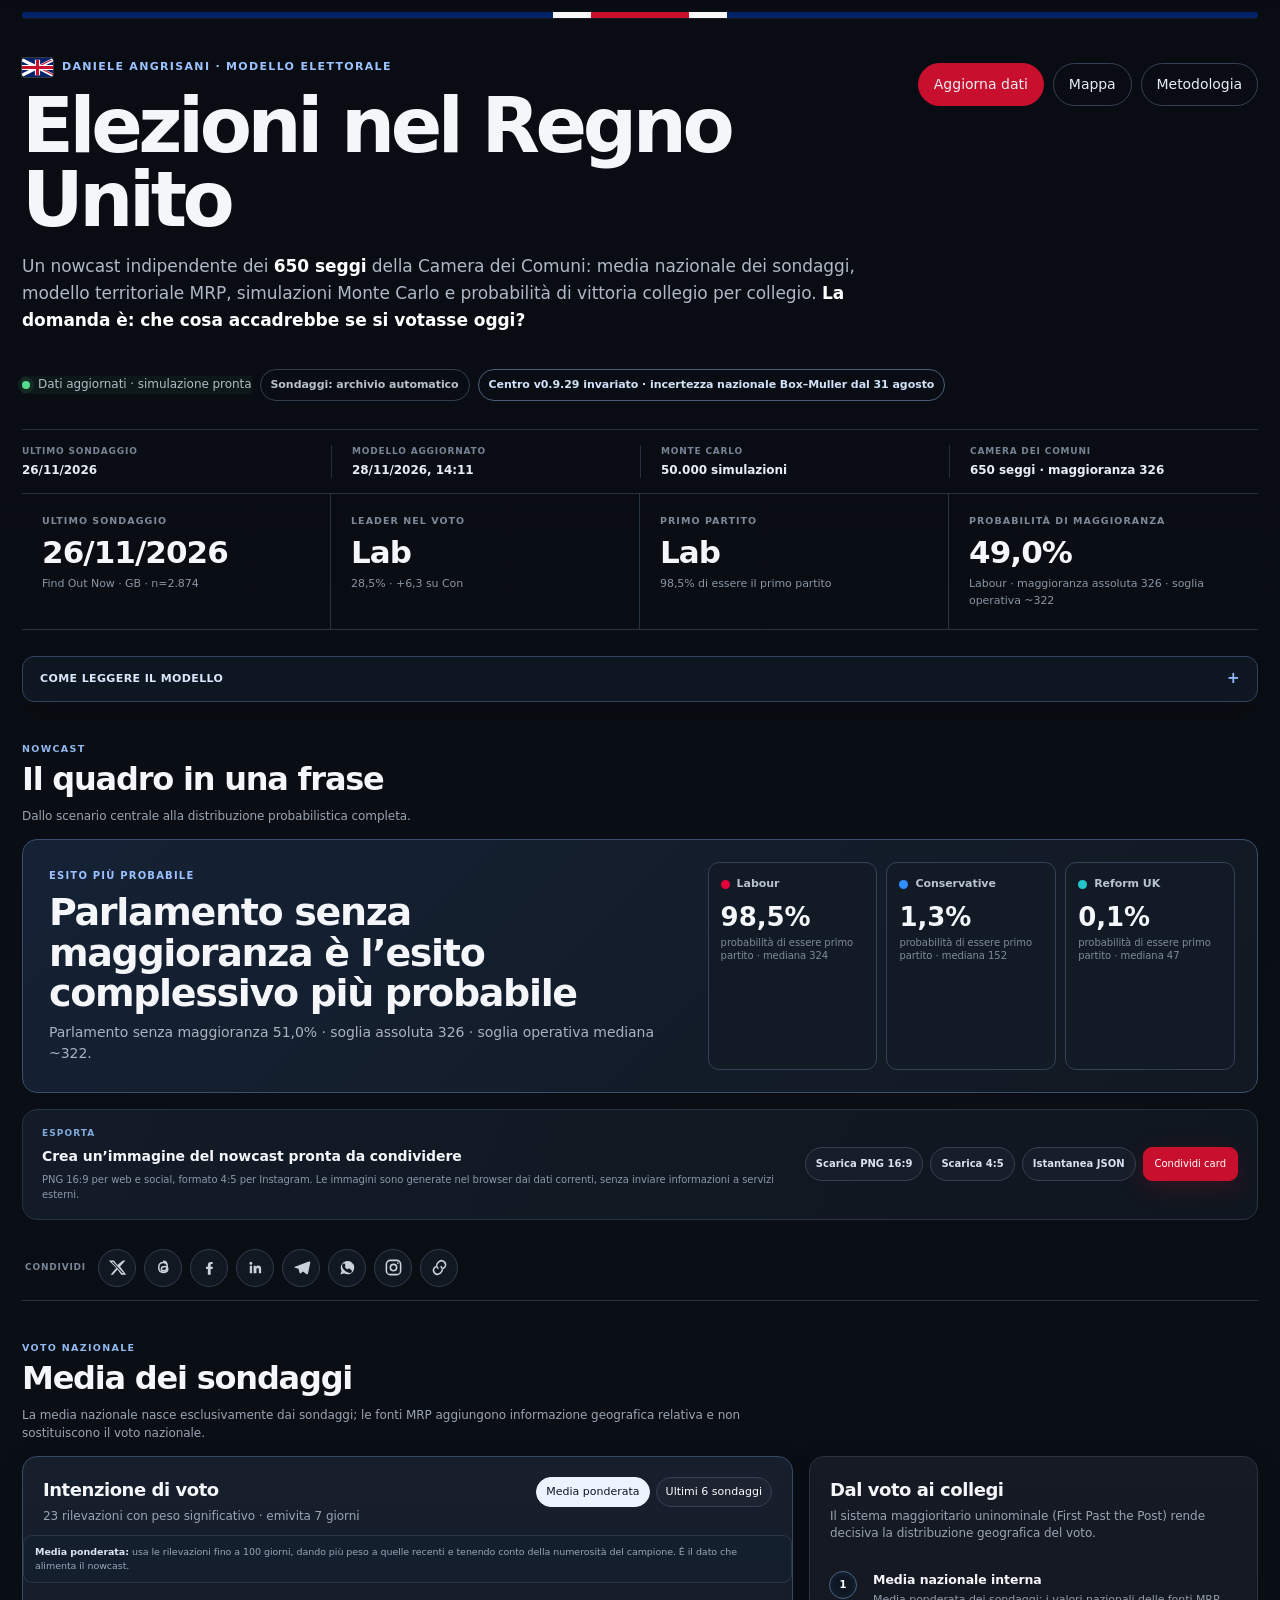
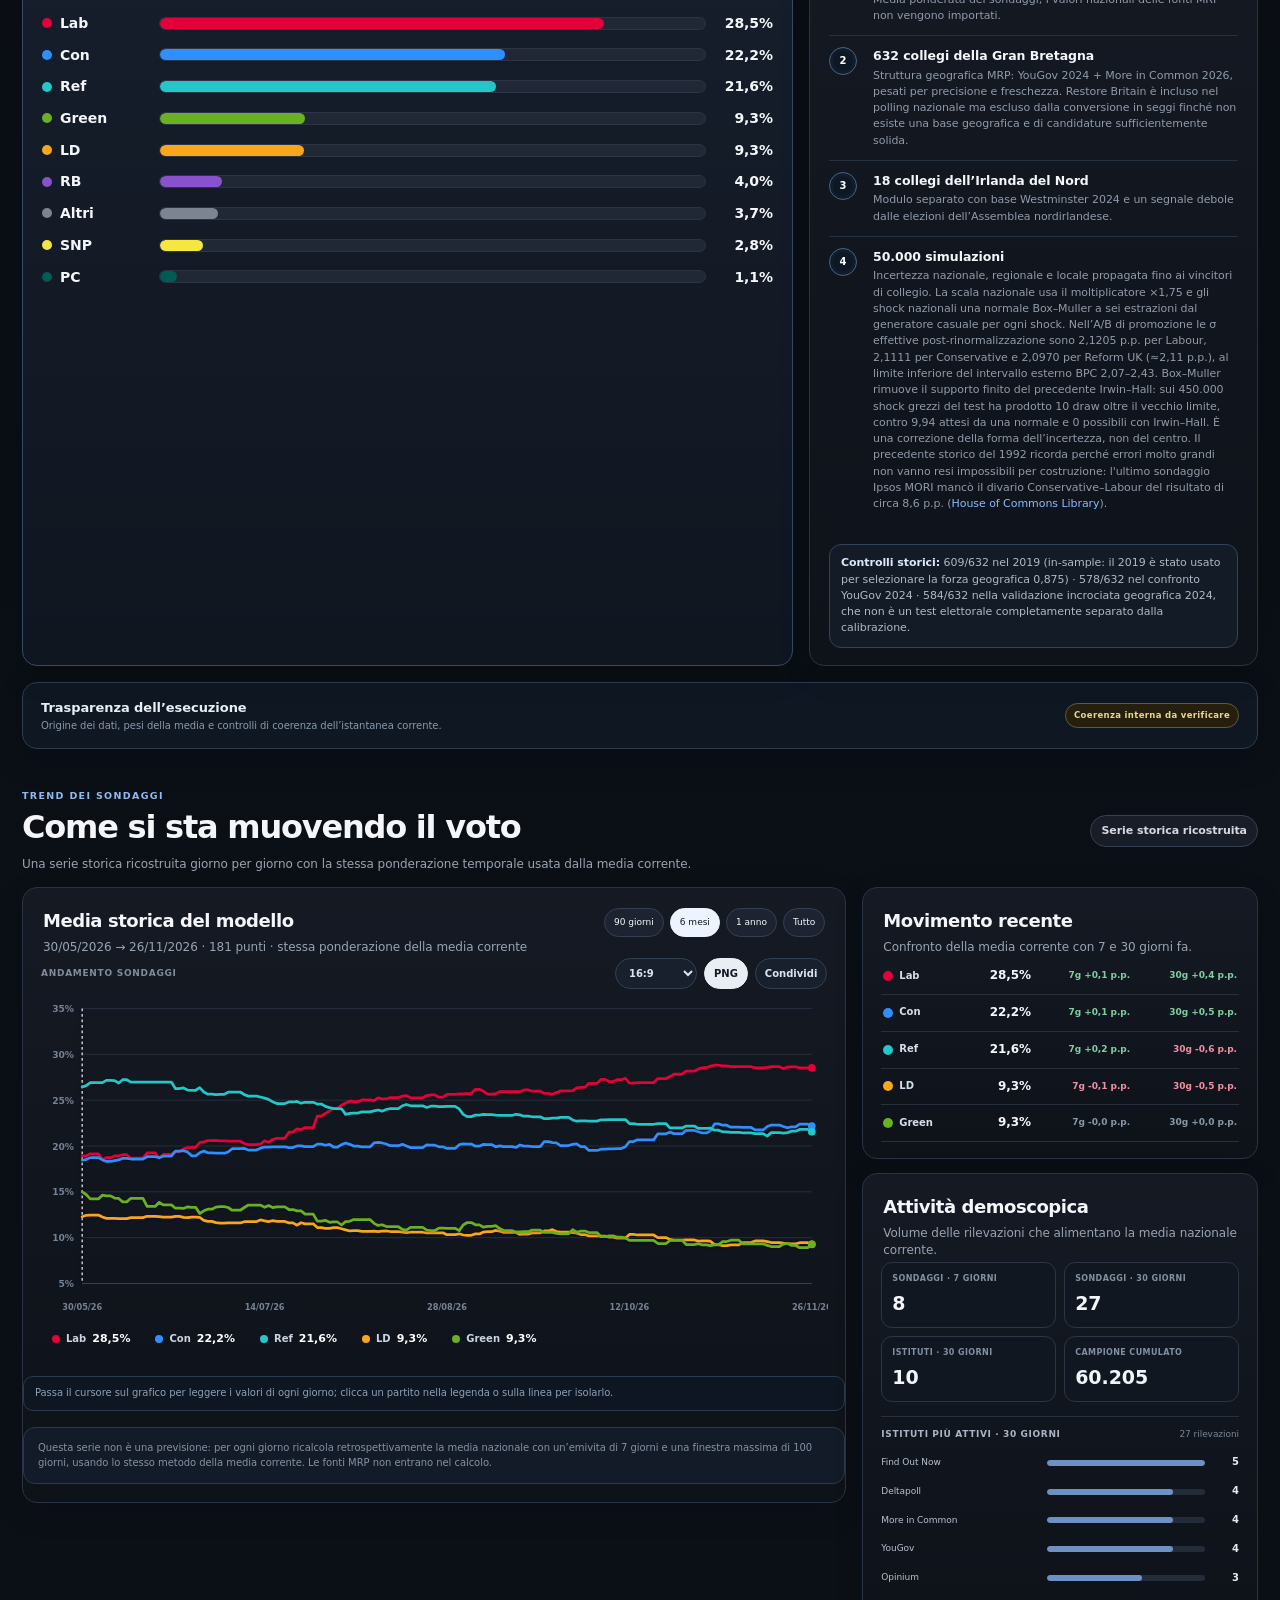
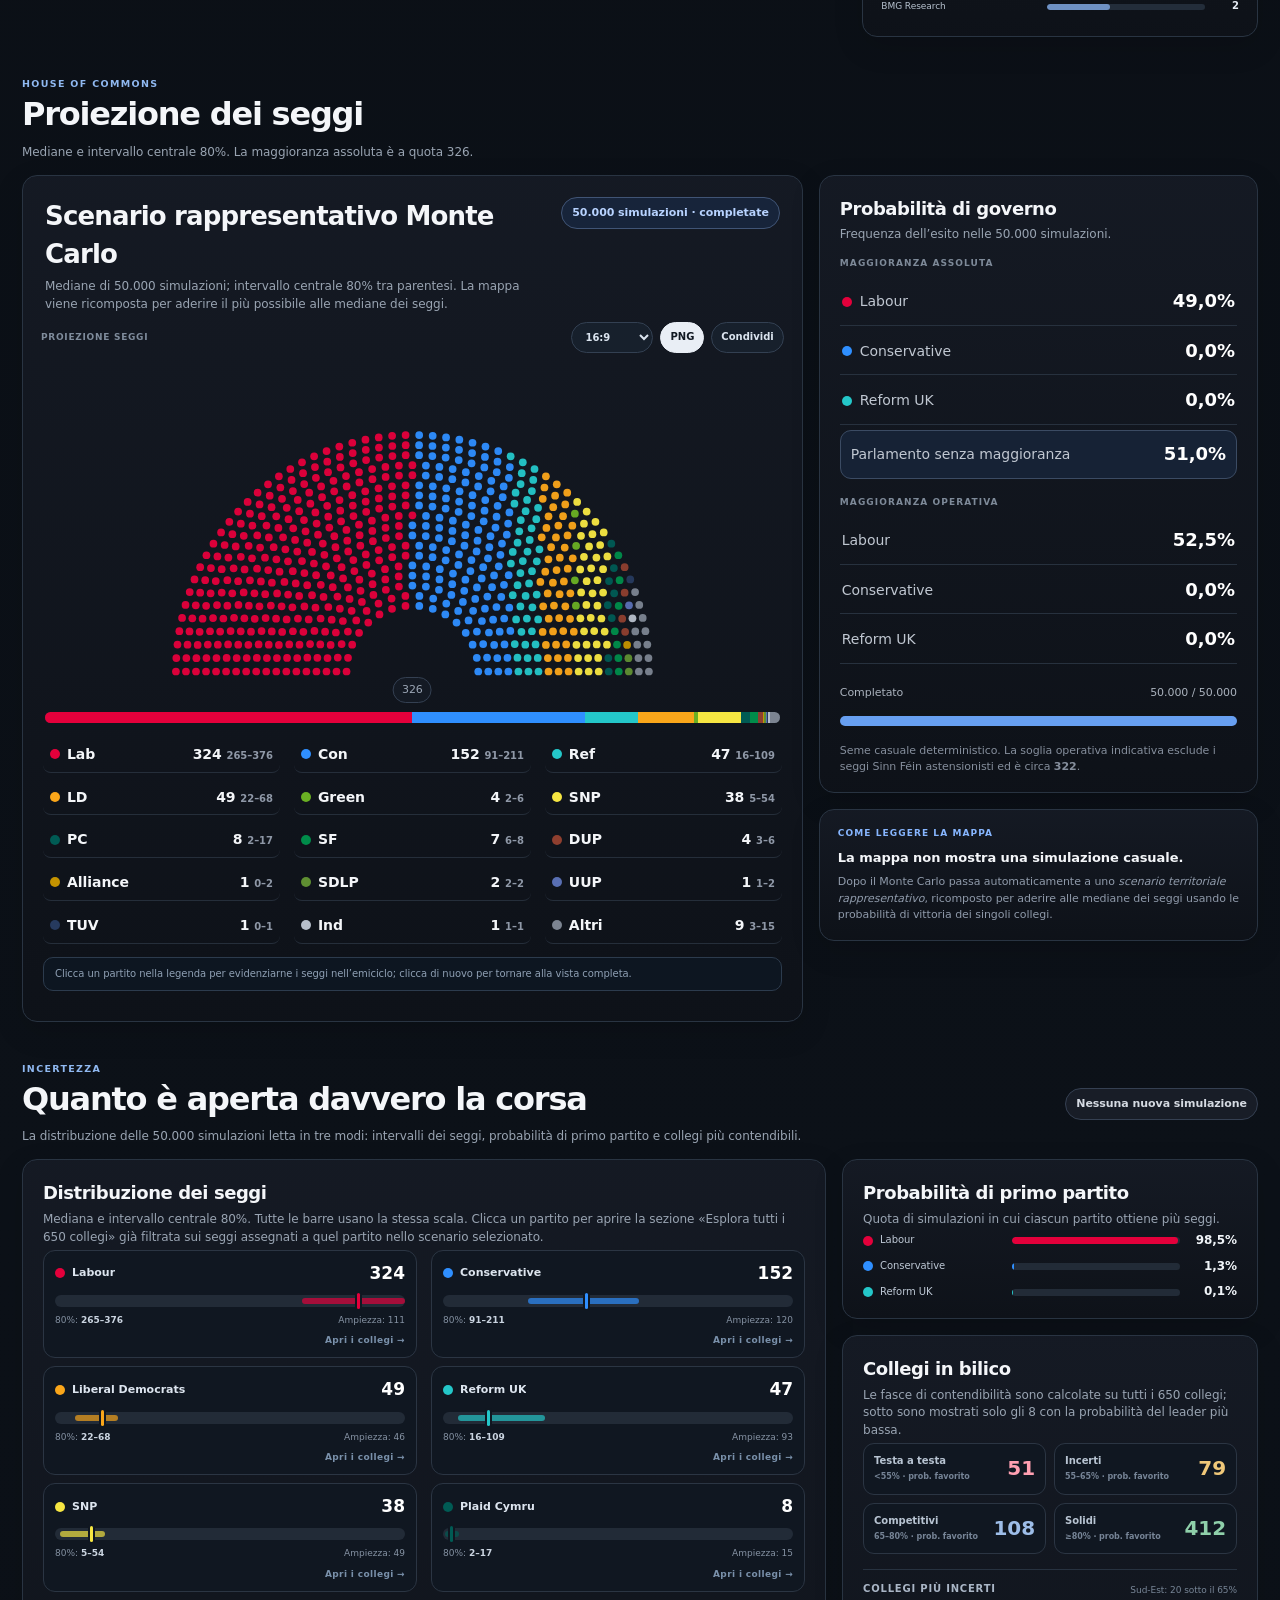
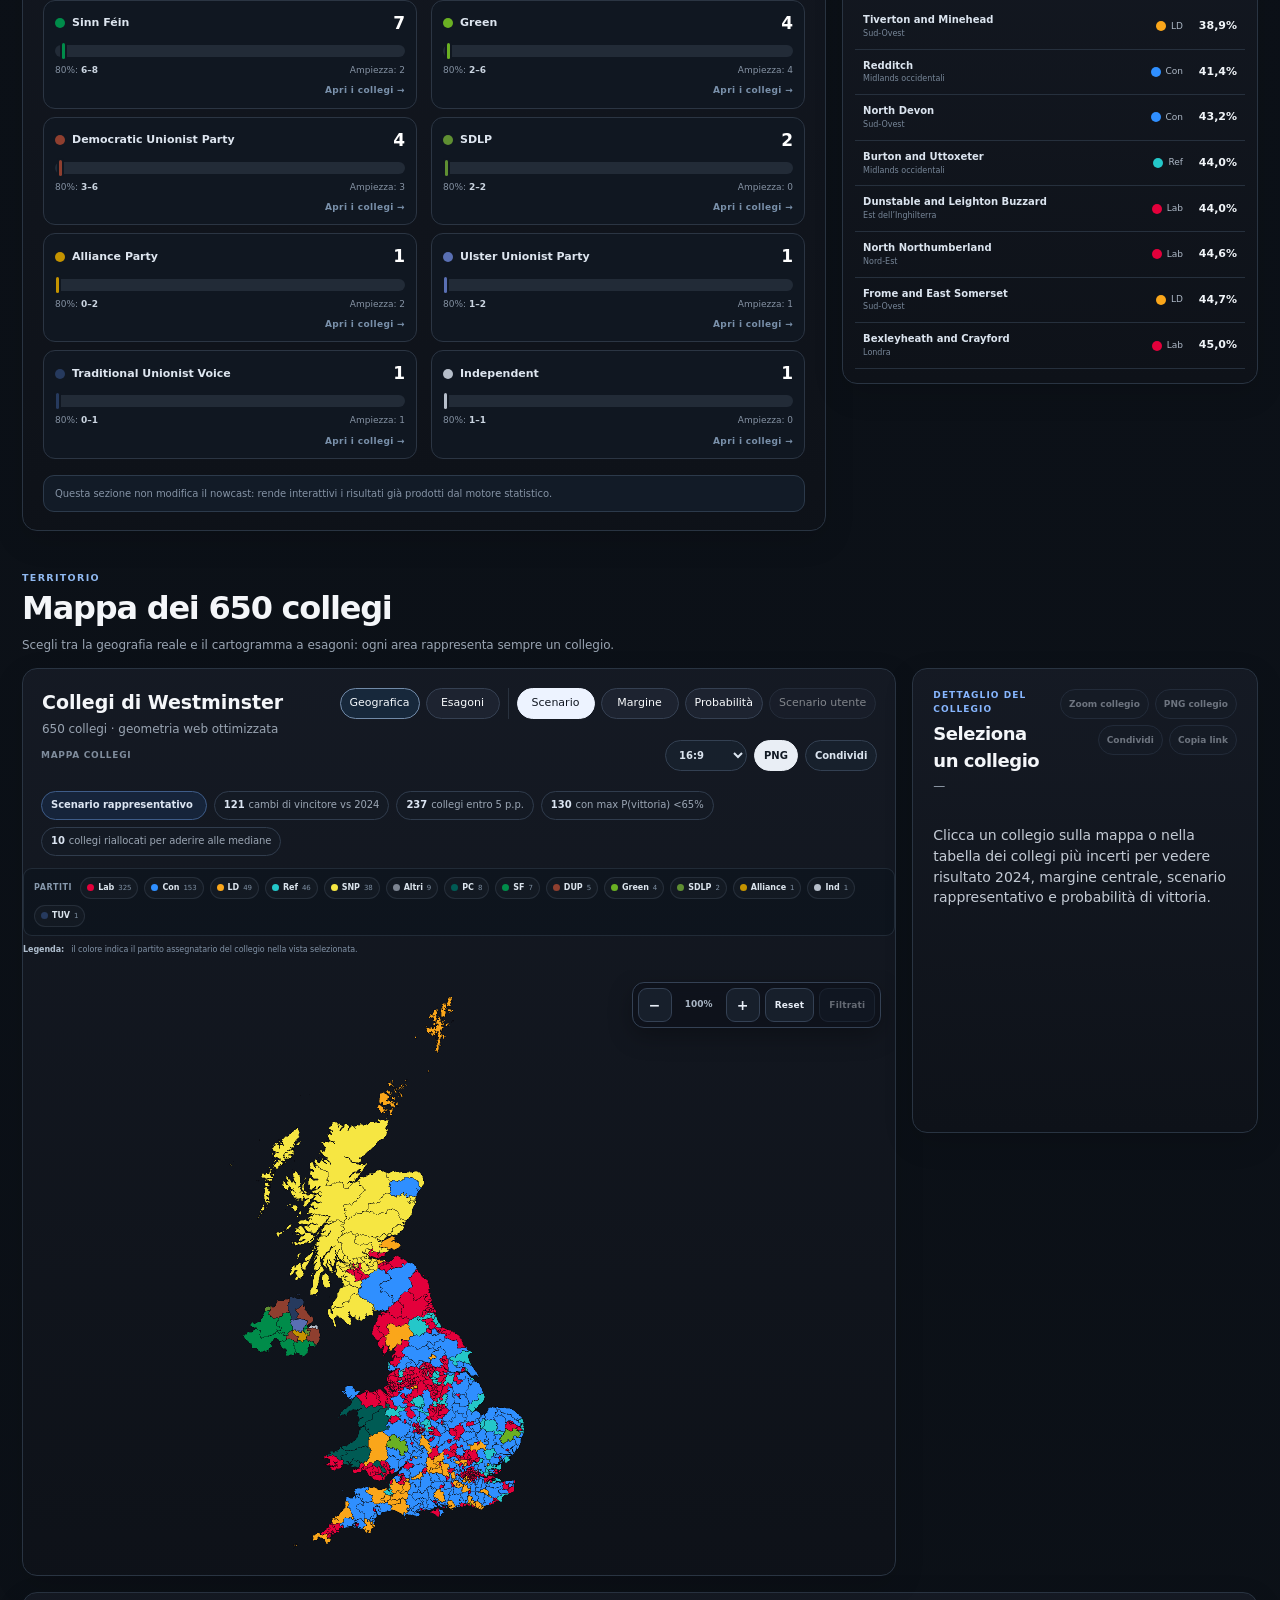
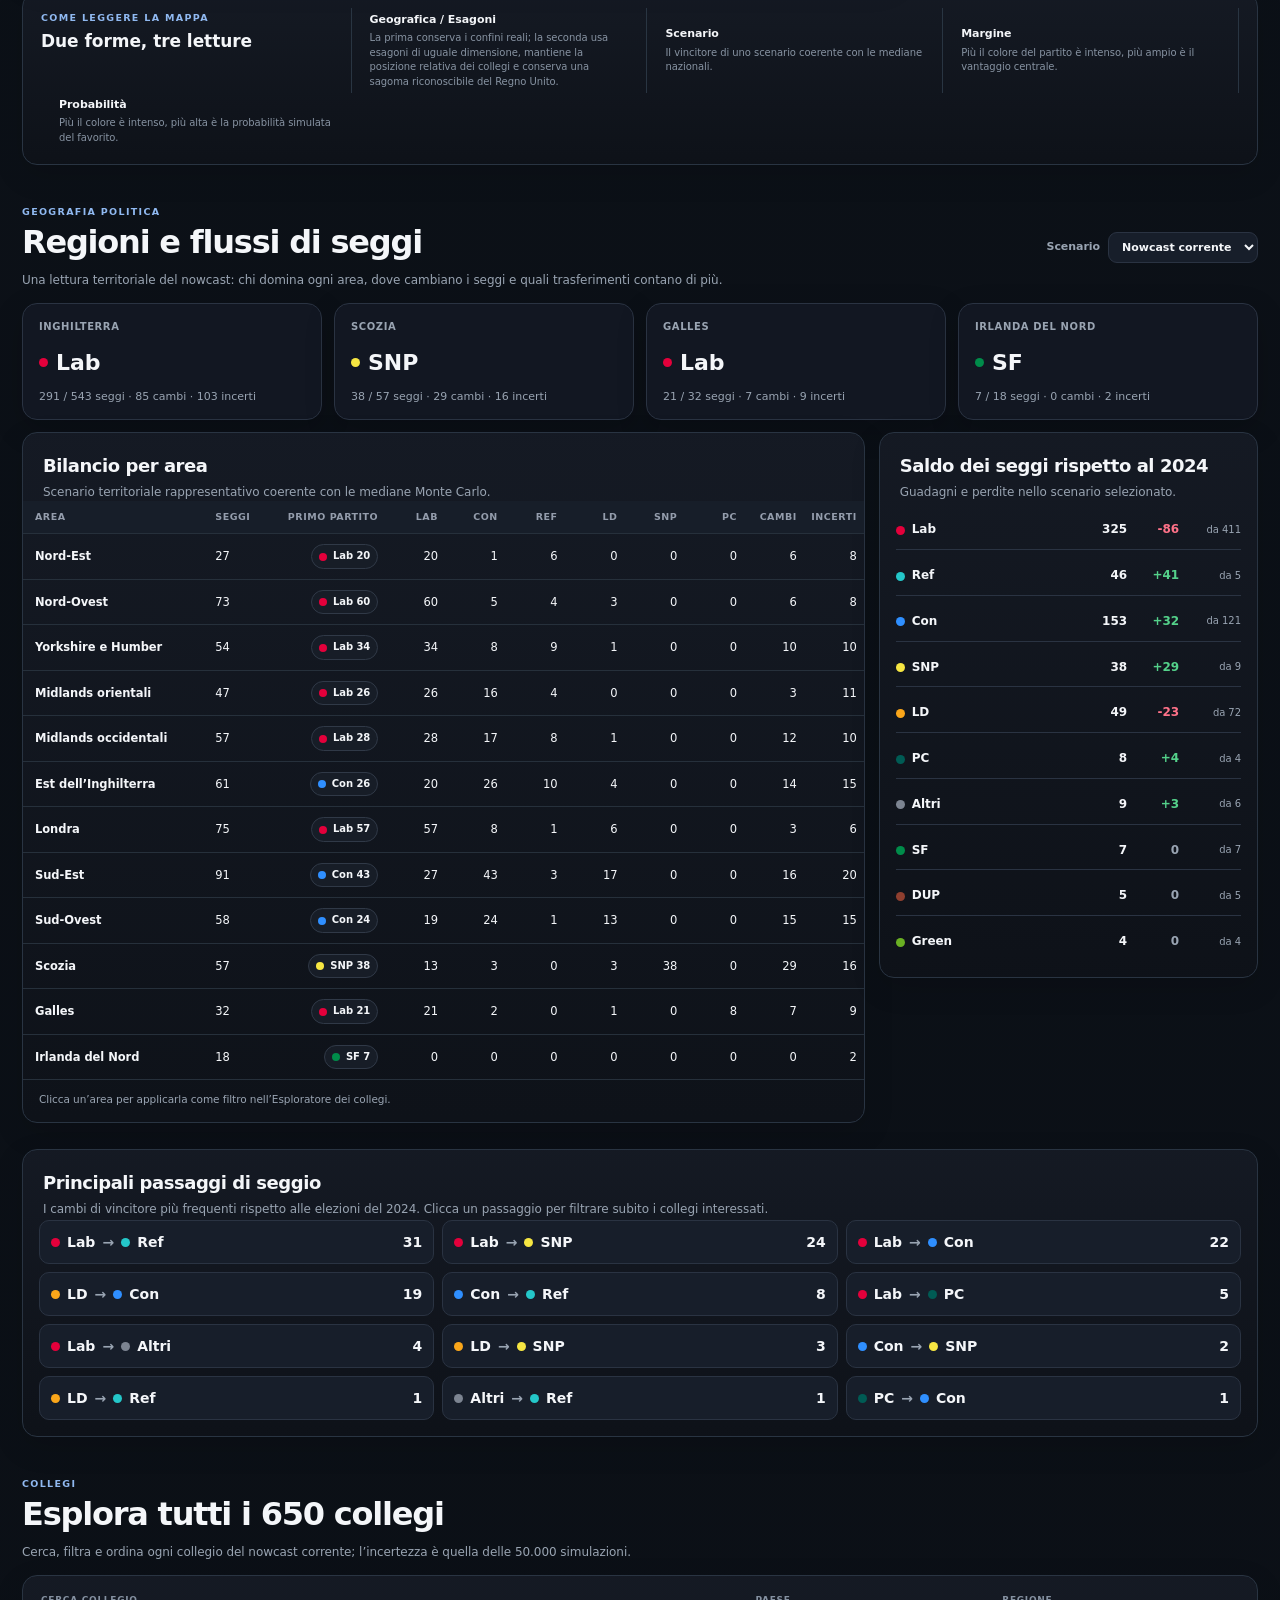
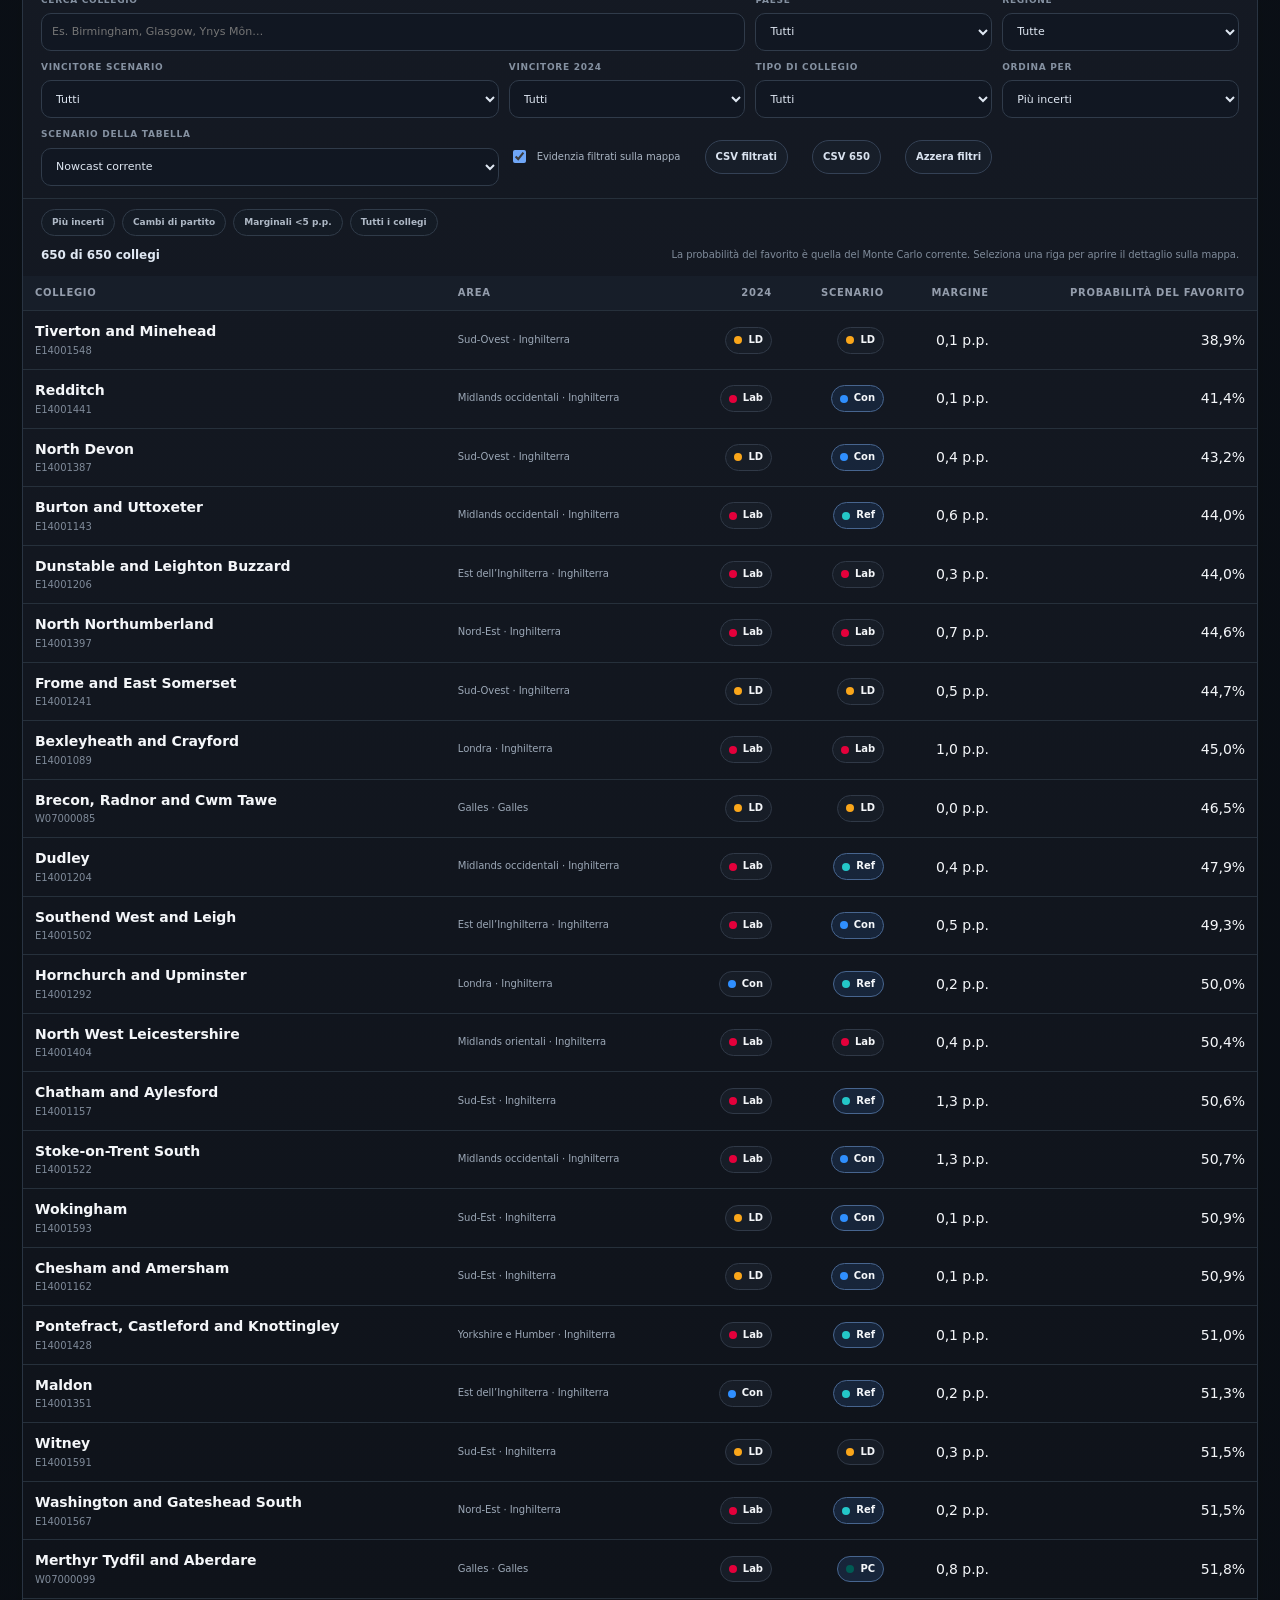
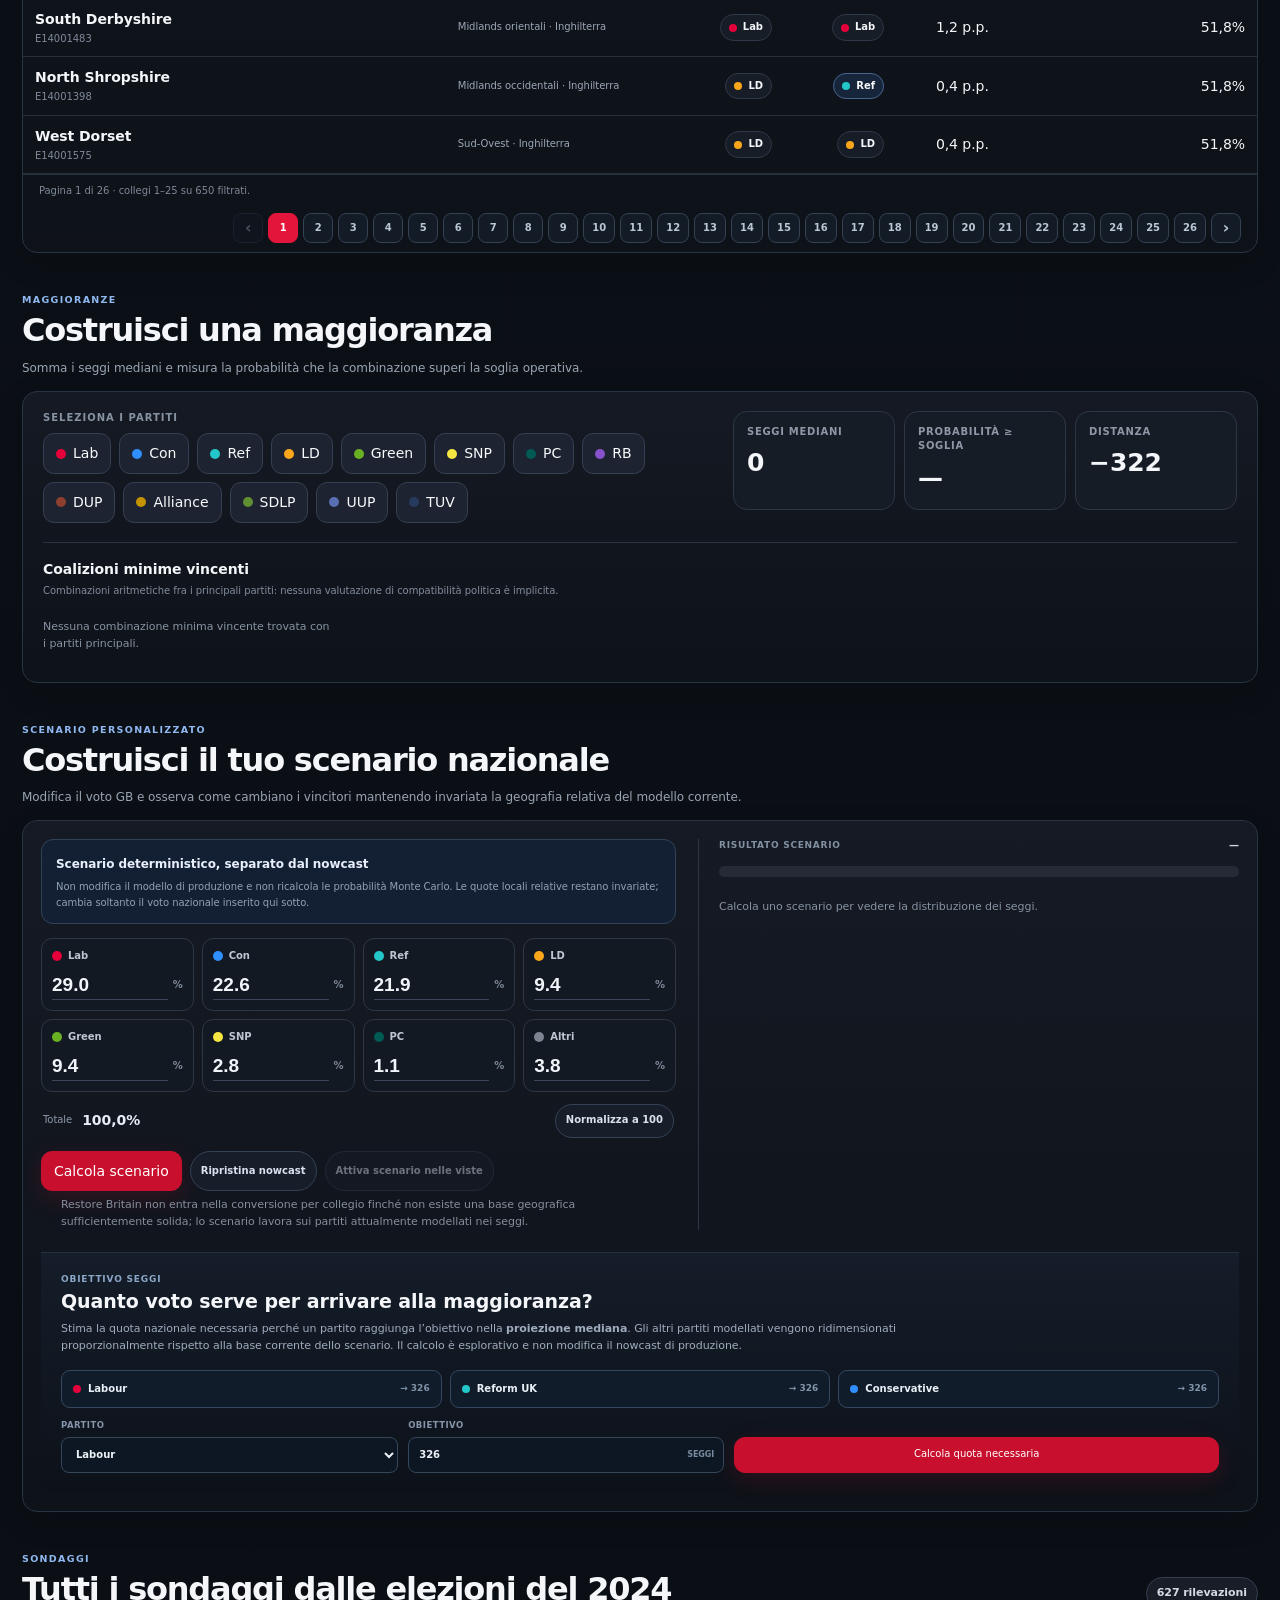
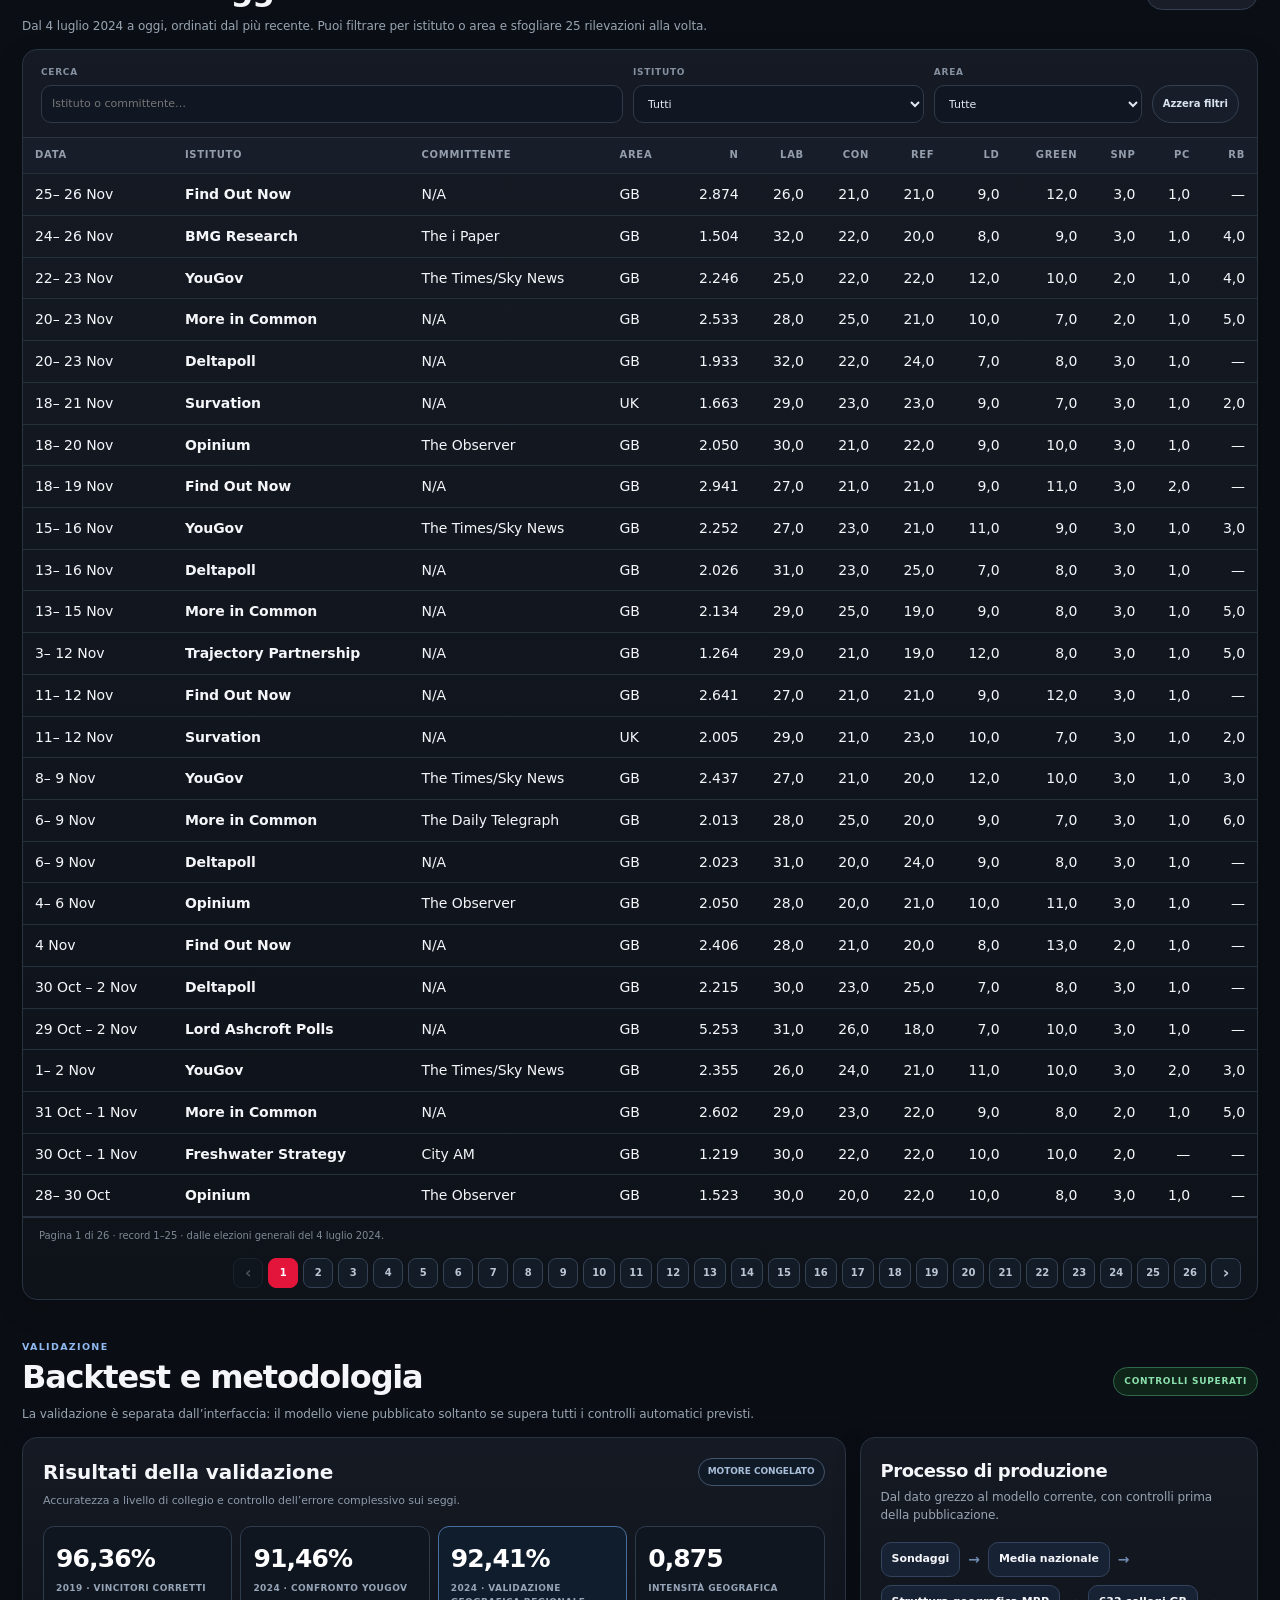
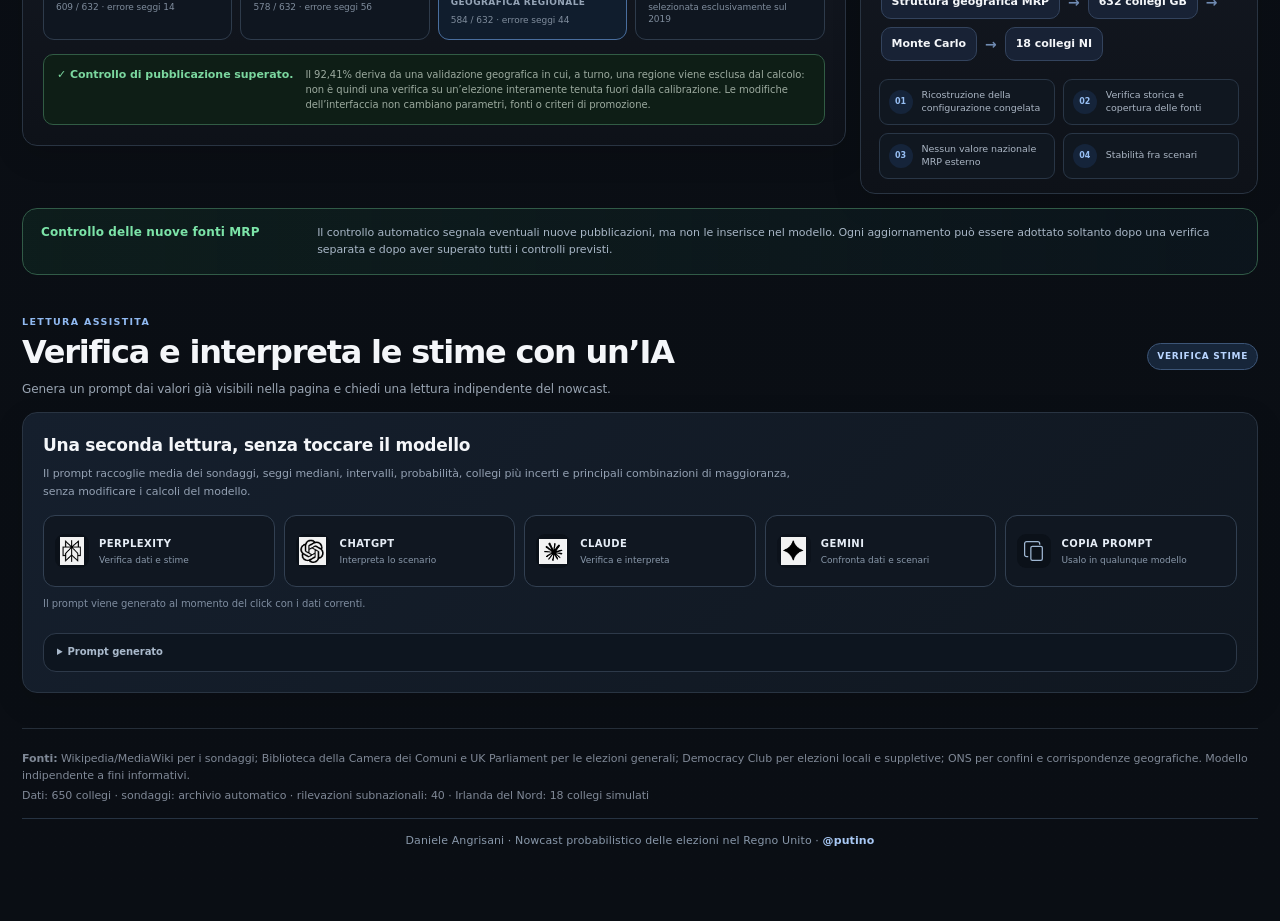
<file: share-facebook.html>
<!doctype html>
<html lang="it">
<head>
<meta charset="utf-8">
<meta name="viewport" content="width=device-width,initial-scale=1">
<title>Elezioni nel Regno Unito — Nowcast probabilistico</title>
<meta name="description" content="Riepilogo aggiornato del modello: seggi, emiciclo, sondaggi e probabilità del quadro corrente.">
<meta property="og:type" content="website">
<meta property="og:url" content="https://angrisanidj.github.io/modello-uk/share-facebook.html">
<meta property="og:title" content="Elezioni nel Regno Unito — Nowcast probabilistico">
<meta property="og:description" content="Riepilogo aggiornato del modello: seggi, emiciclo, sondaggi e probabilità del quadro corrente.">
<meta property="og:site_name" content="Daniele Angrisani · Modello elettorale UK">
<meta property="og:locale" content="it_IT">
<meta property="og:image" content="https://angrisanidj.github.io/modello-uk/social-card-uk-v2.png?v=20261126-88e43ea4">
<meta property="og:image:secure_url" content="https://angrisanidj.github.io/modello-uk/social-card-uk-v2.png?v=20261126-88e43ea4">
<meta property="og:image:type" content="image/png">
<meta property="og:image:width" content="1200">
<meta property="og:image:height" content="630">
<meta property="og:image:alt" content="Nowcast delle elezioni nel Regno Unito: emiciclo, seggi e sondaggi aggiornati dal modello.">
<meta name="twitter:card" content="summary_large_image">
<meta name="twitter:title" content="Elezioni nel Regno Unito — Nowcast probabilistico">
<meta name="twitter:description" content="Riepilogo aggiornato del modello: seggi, emiciclo, sondaggi e probabilità del quadro corrente.">
<meta name="twitter:image" content="https://angrisanidj.github.io/modello-uk/social-card-uk-v2.png?v=20261126-88e43ea4">
<meta name="twitter:image:alt" content="Nowcast delle elezioni nel Regno Unito: emiciclo, seggi e sondaggi aggiornati dal modello.">
<meta name="twitter:url" content="https://angrisanidj.github.io/modello-uk/share-facebook.html">
<link rel="canonical" href="https://angrisanidj.github.io/modello-uk/share-facebook.html">
<script>location.replace("https://angrisanidj.github.io/modello-uk/");</script>
<style>body{font-family:system-ui,-apple-system,Segoe UI,Roboto,sans-serif;background:#0a0f17;color:#eef3f8;margin:0;display:grid;place-items:center;min-height:100vh;padding:24px}.box{max-width:720px;background:#111923;border:1px solid #344255;border-radius:18px;padding:28px;box-shadow:0 12px 28px rgba(0,0,0,.25)}a{color:#9fc6ff;font-weight:800}</style>
</head>
<body><div class="box"><h1>Elezioni nel Regno Unito — Nowcast probabilistico</h1><p>Riepilogo aggiornato del modello: seggi, emiciclo, sondaggi e probabilità del quadro corrente.</p><p><a href="https://angrisanidj.github.io/modello-uk/">Apri il modello completo →</a></p></div></body>
</html>
</file>
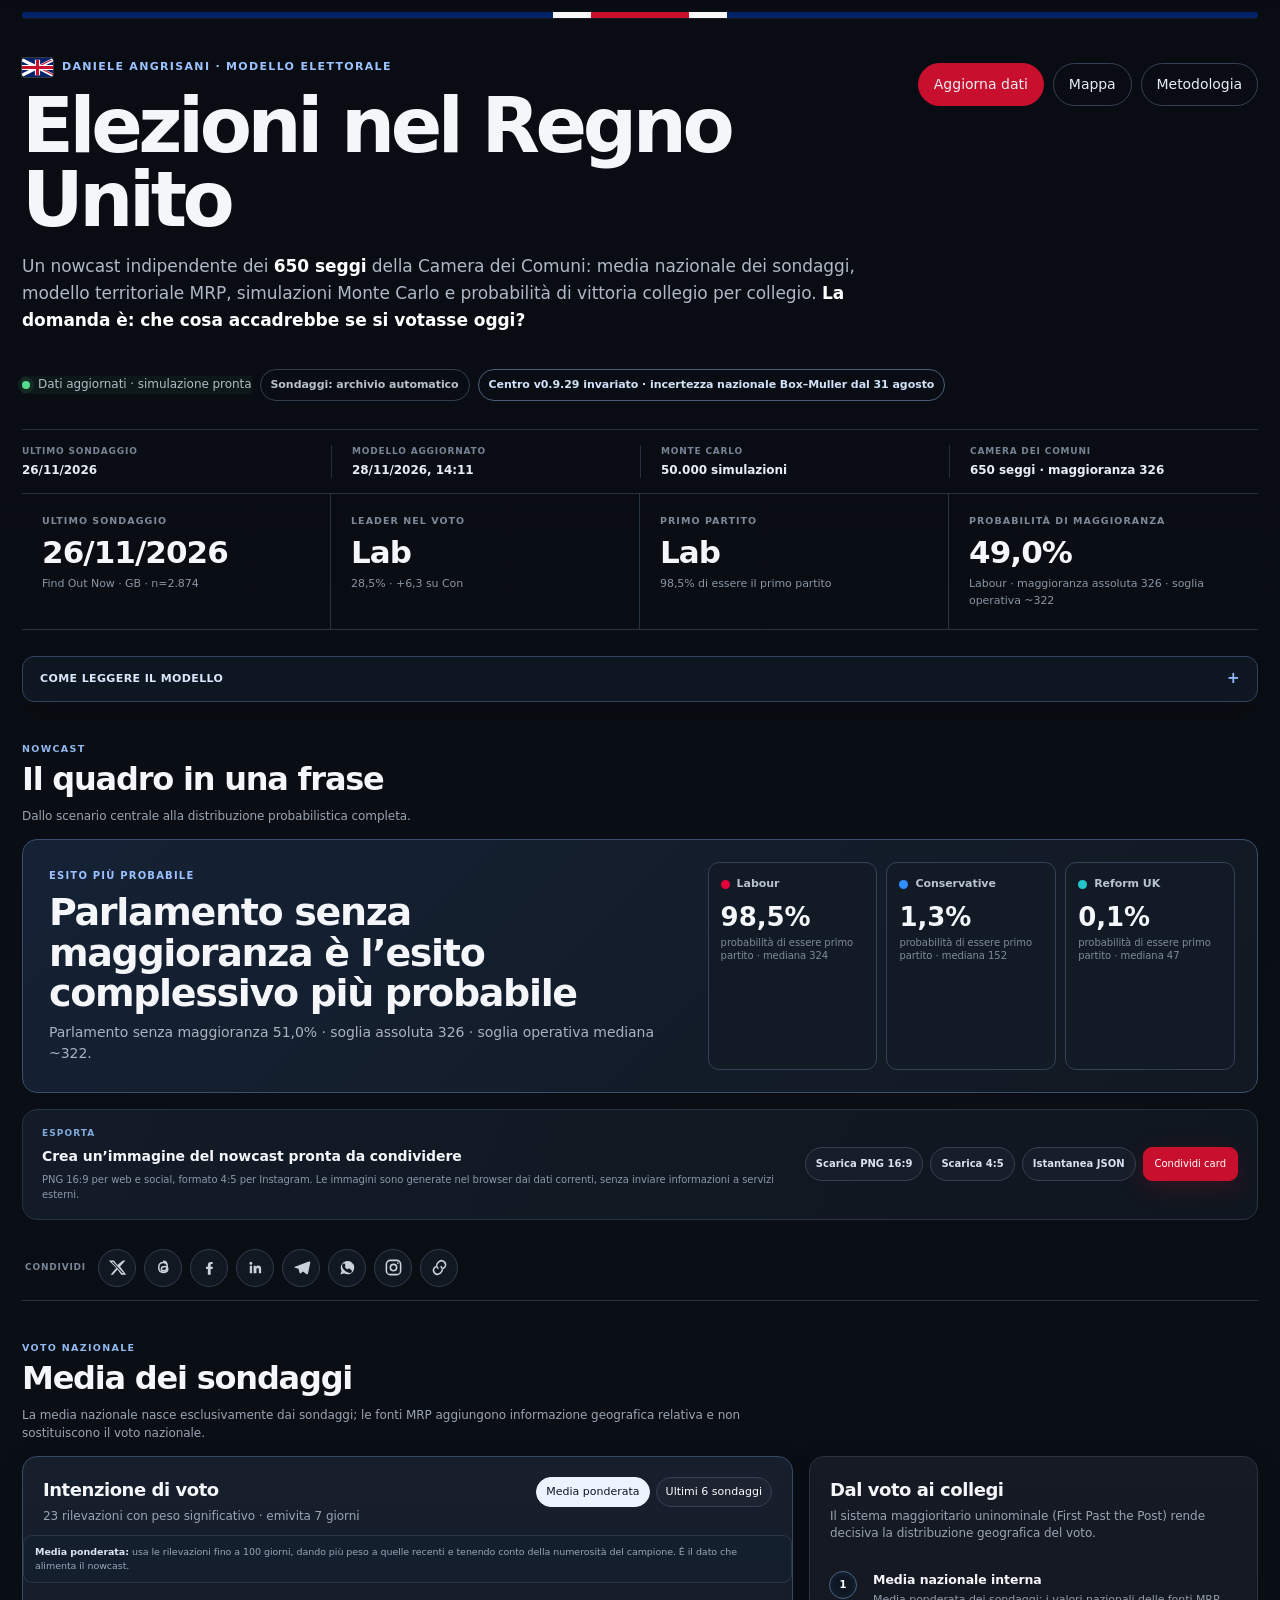
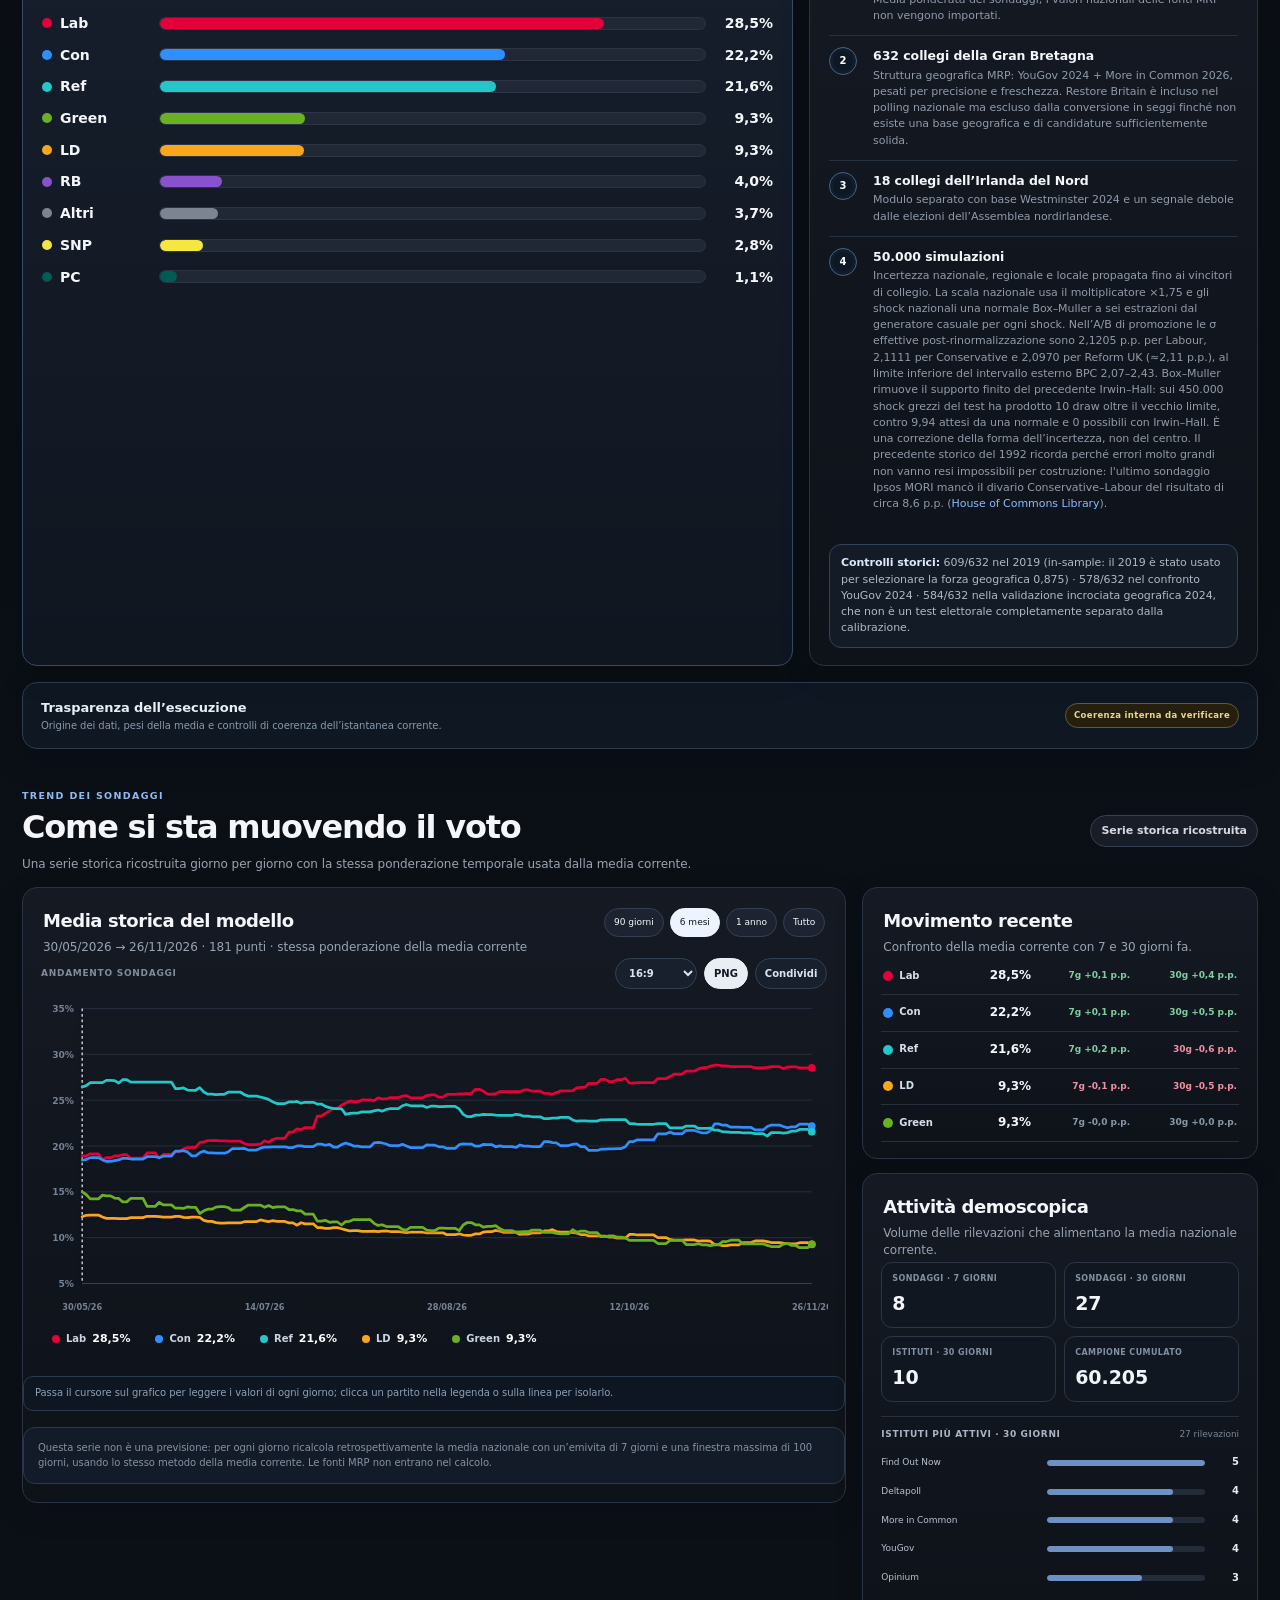
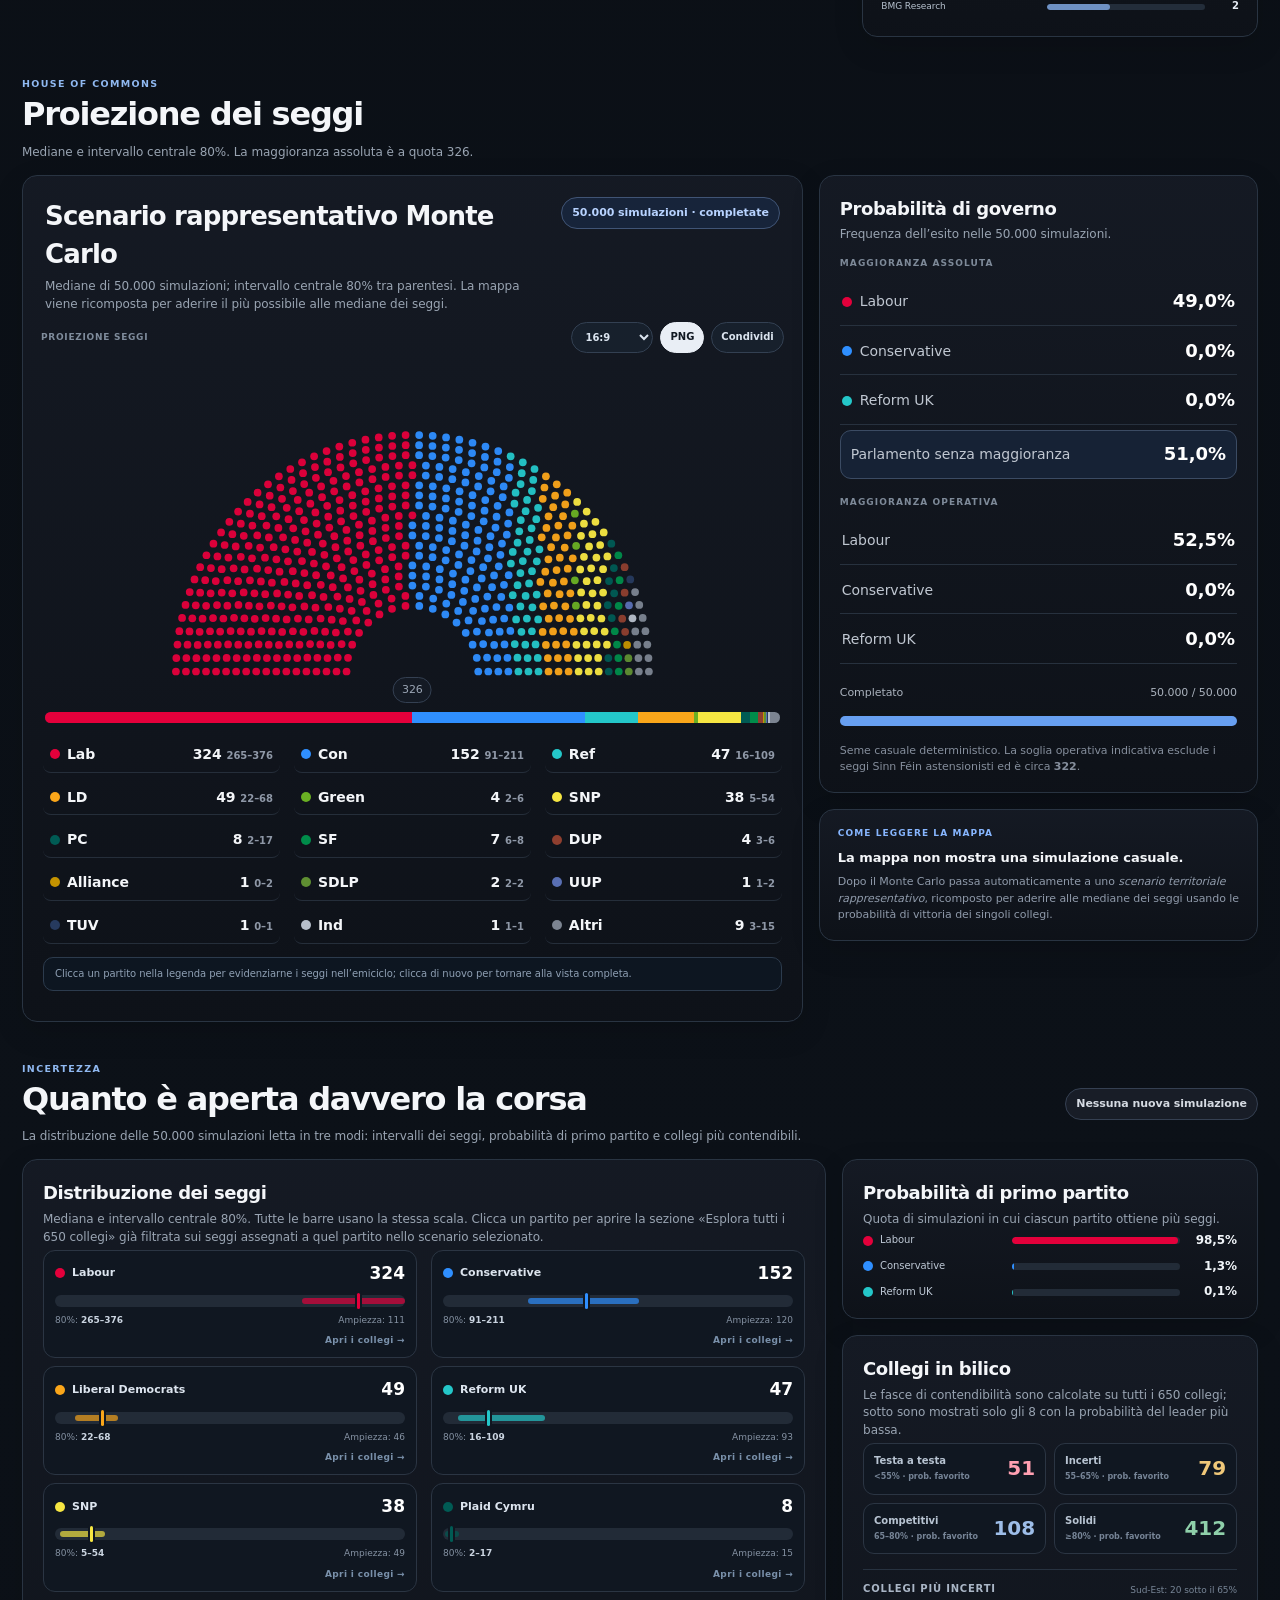
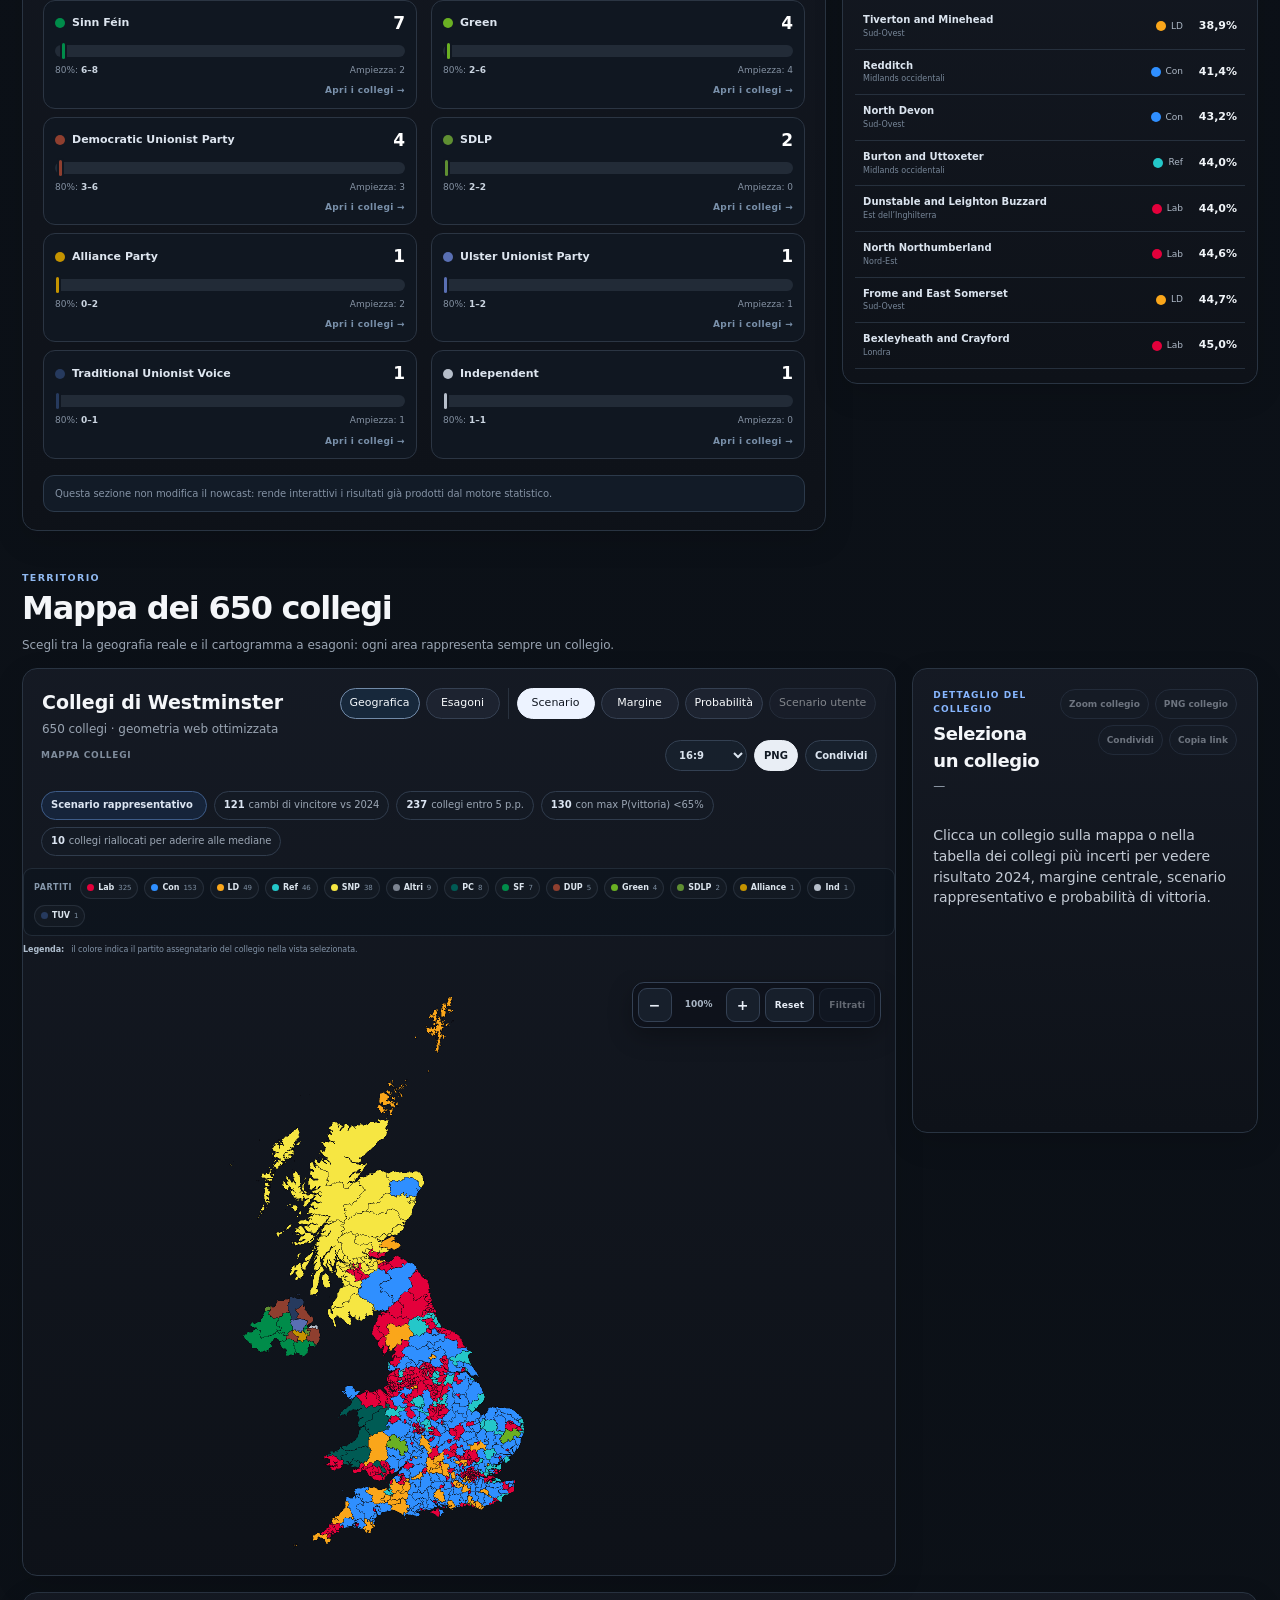
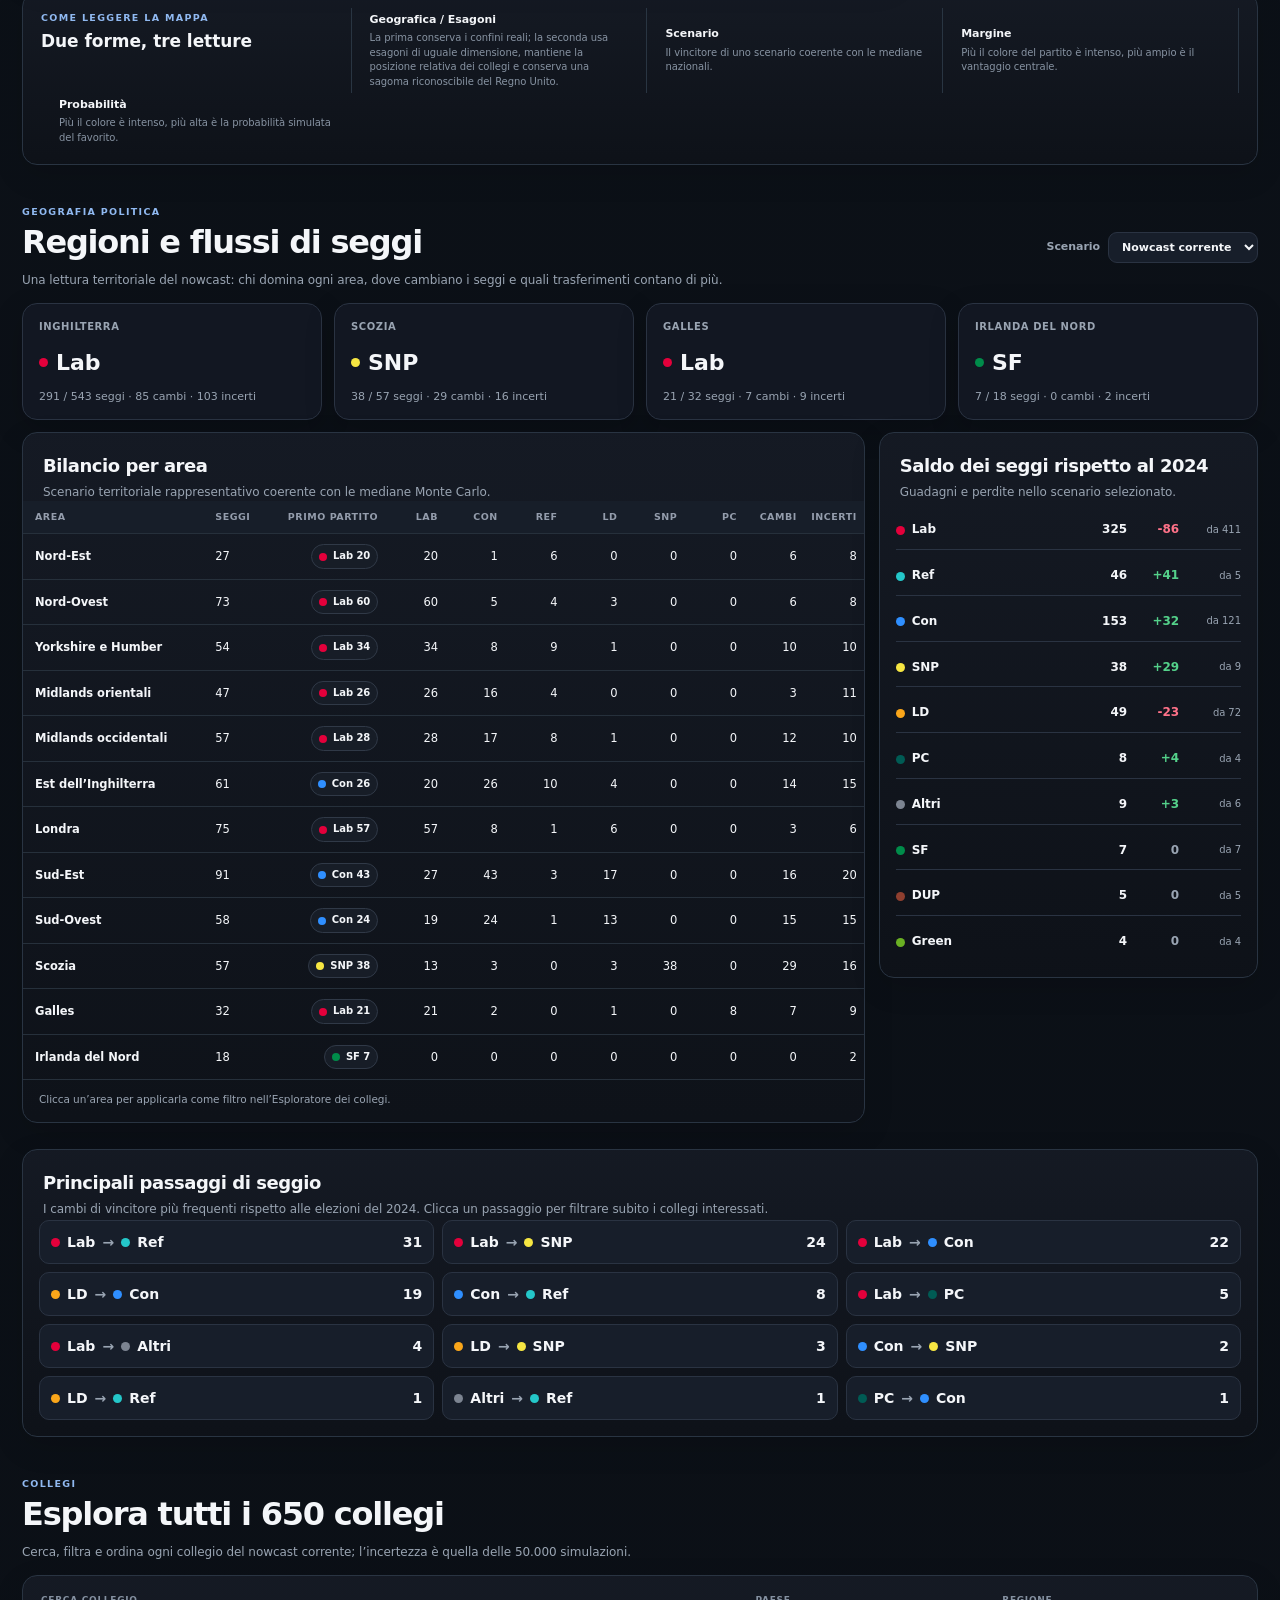
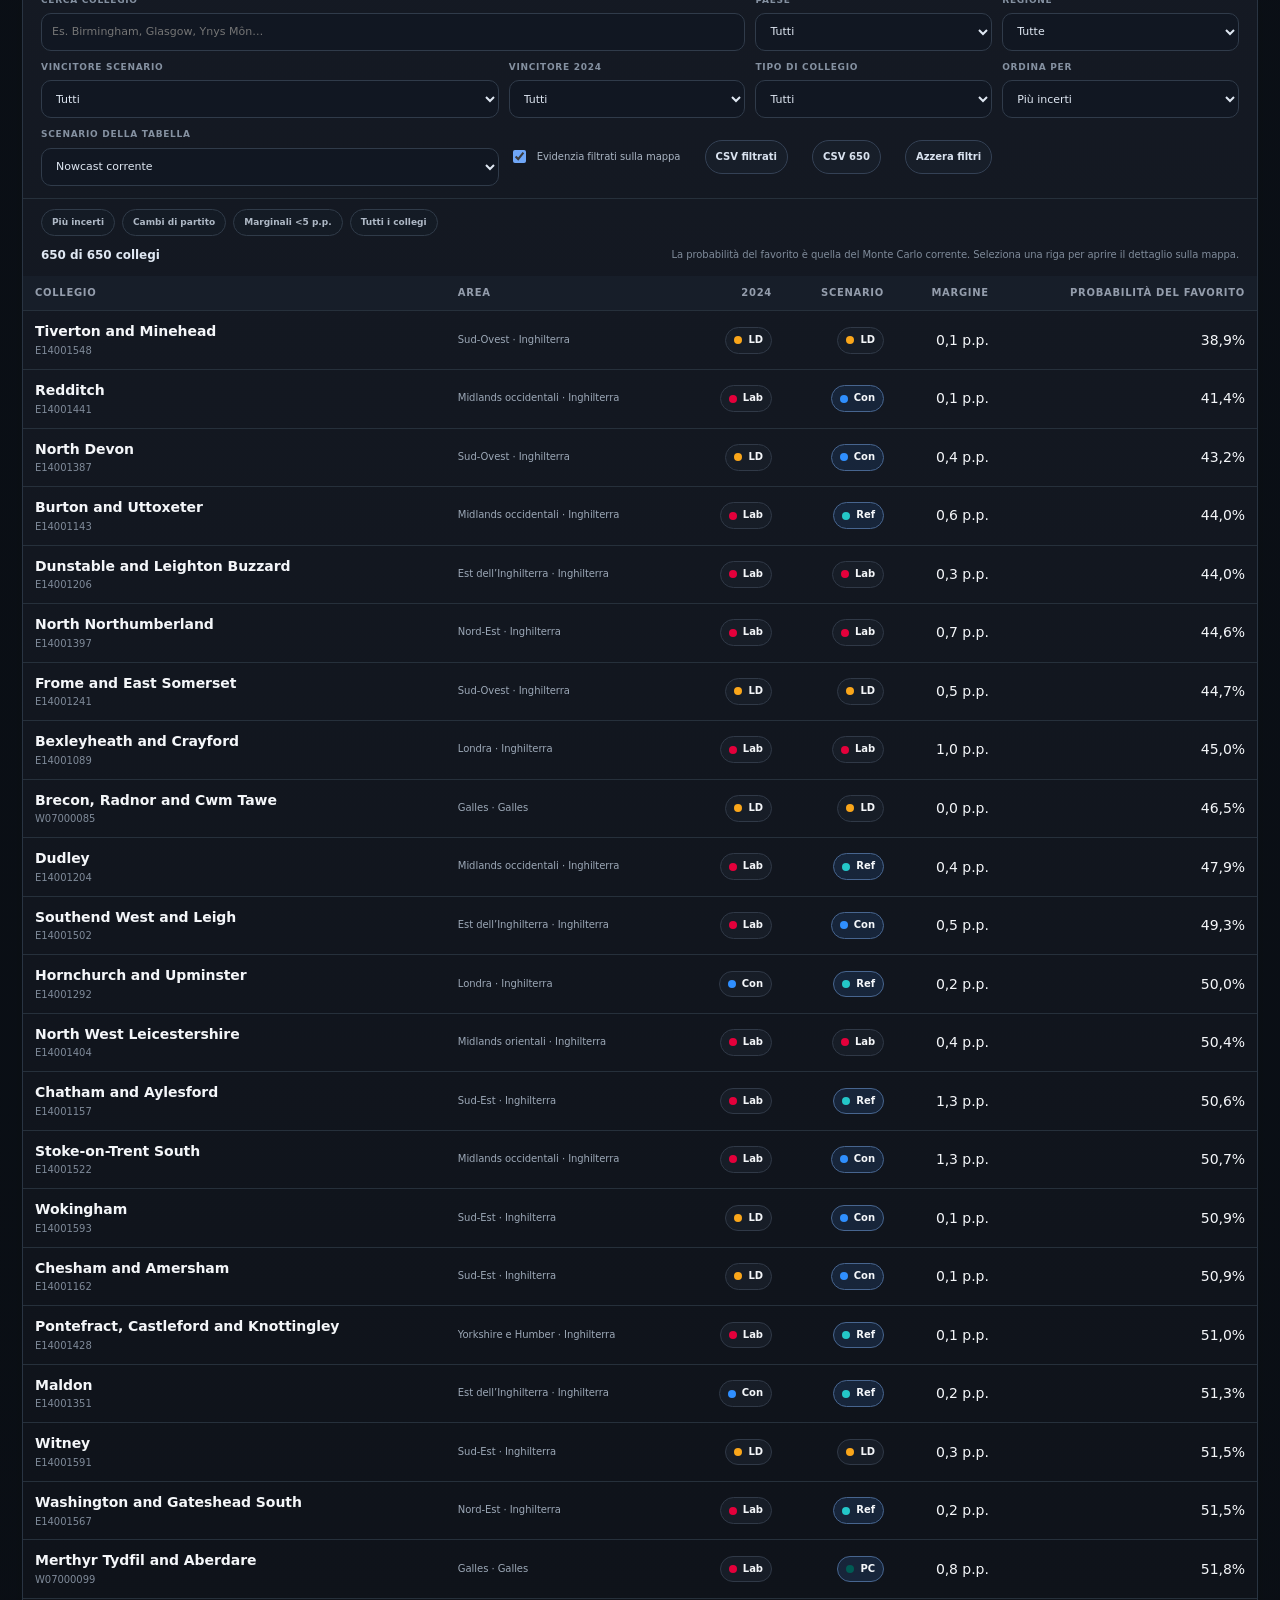
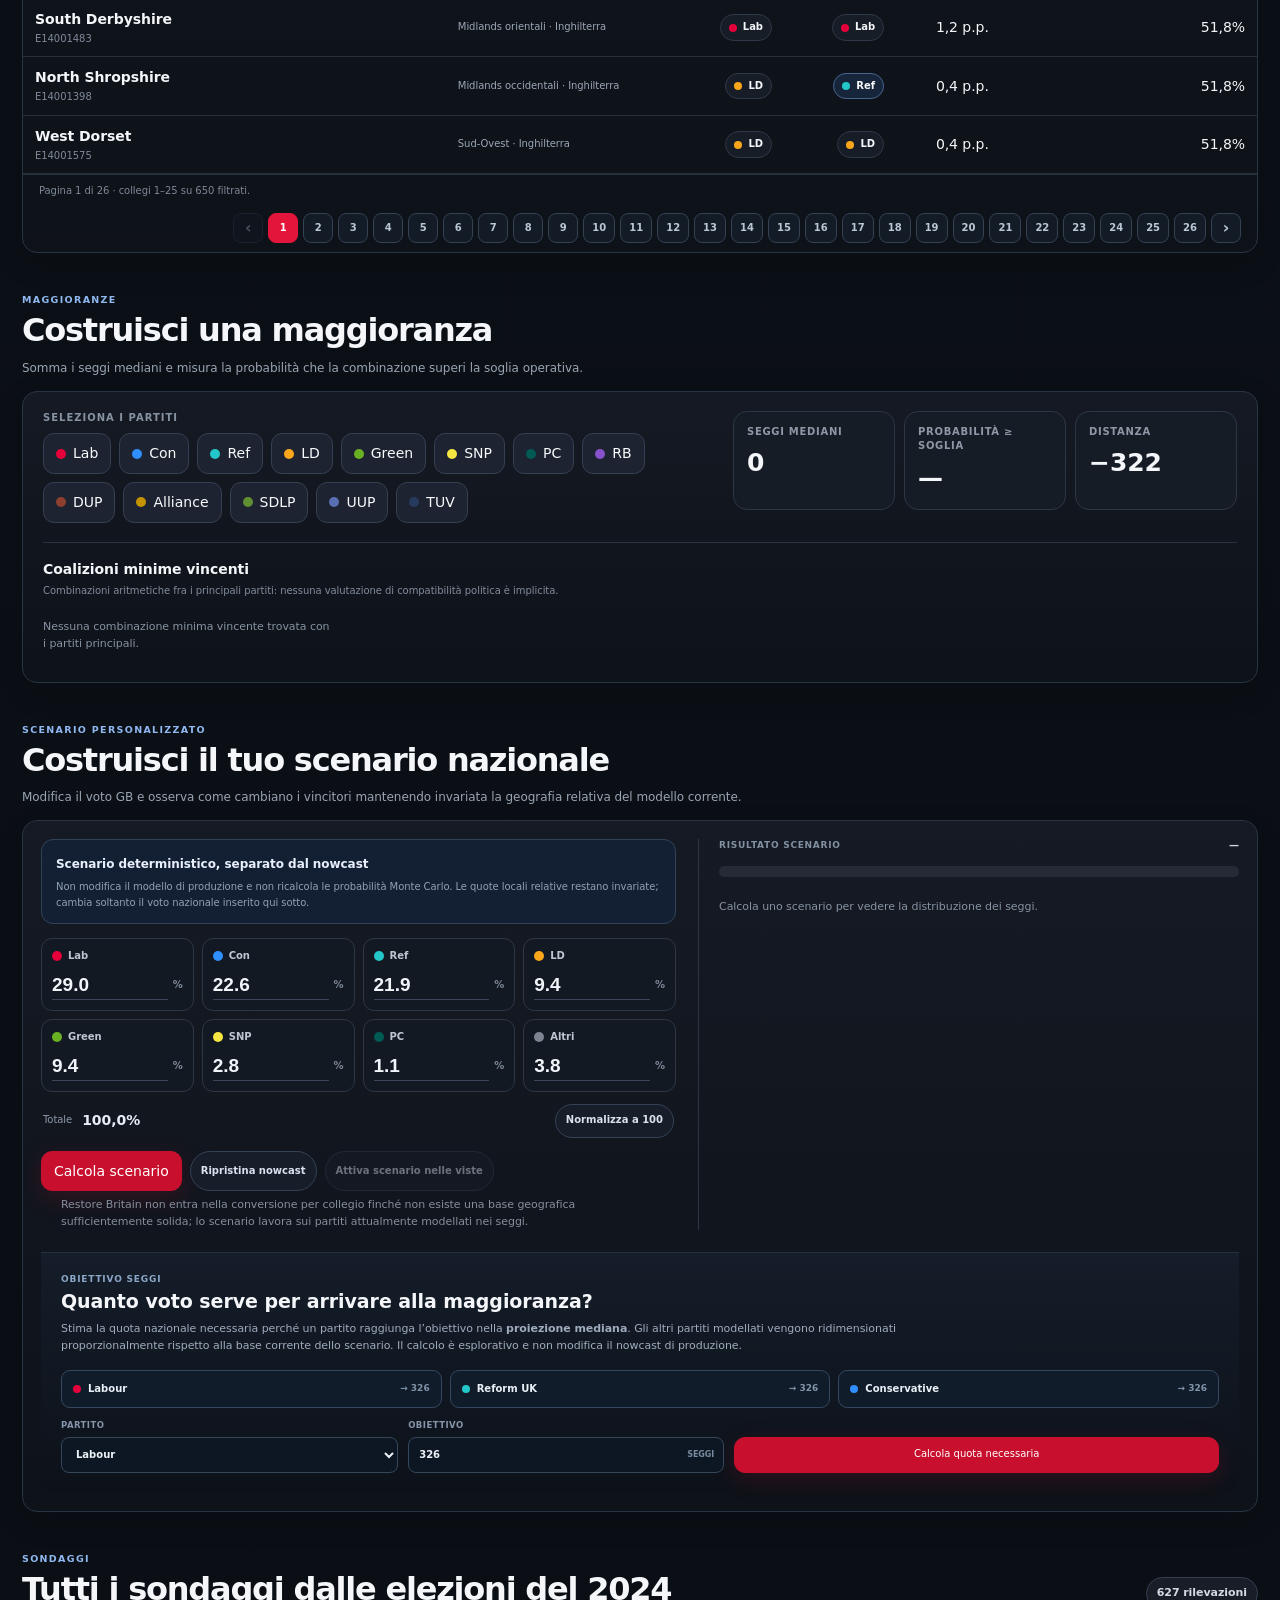
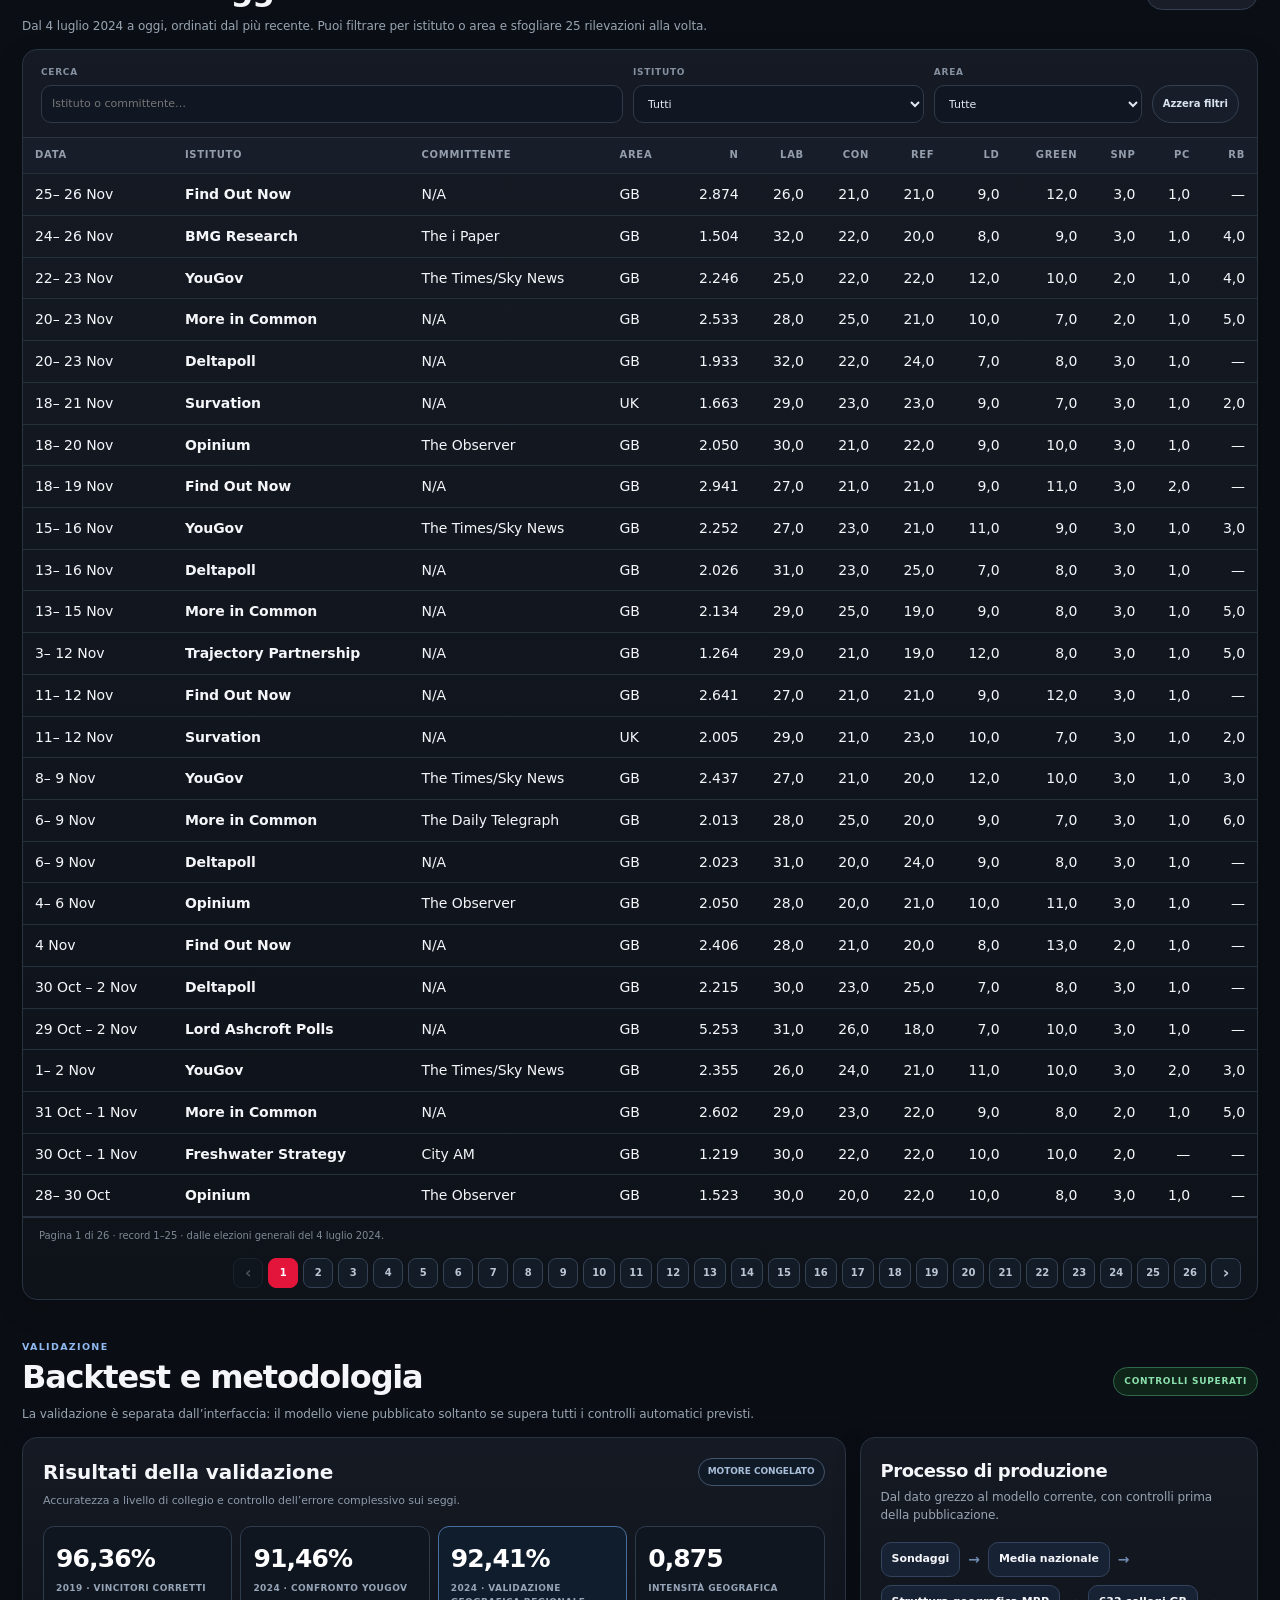
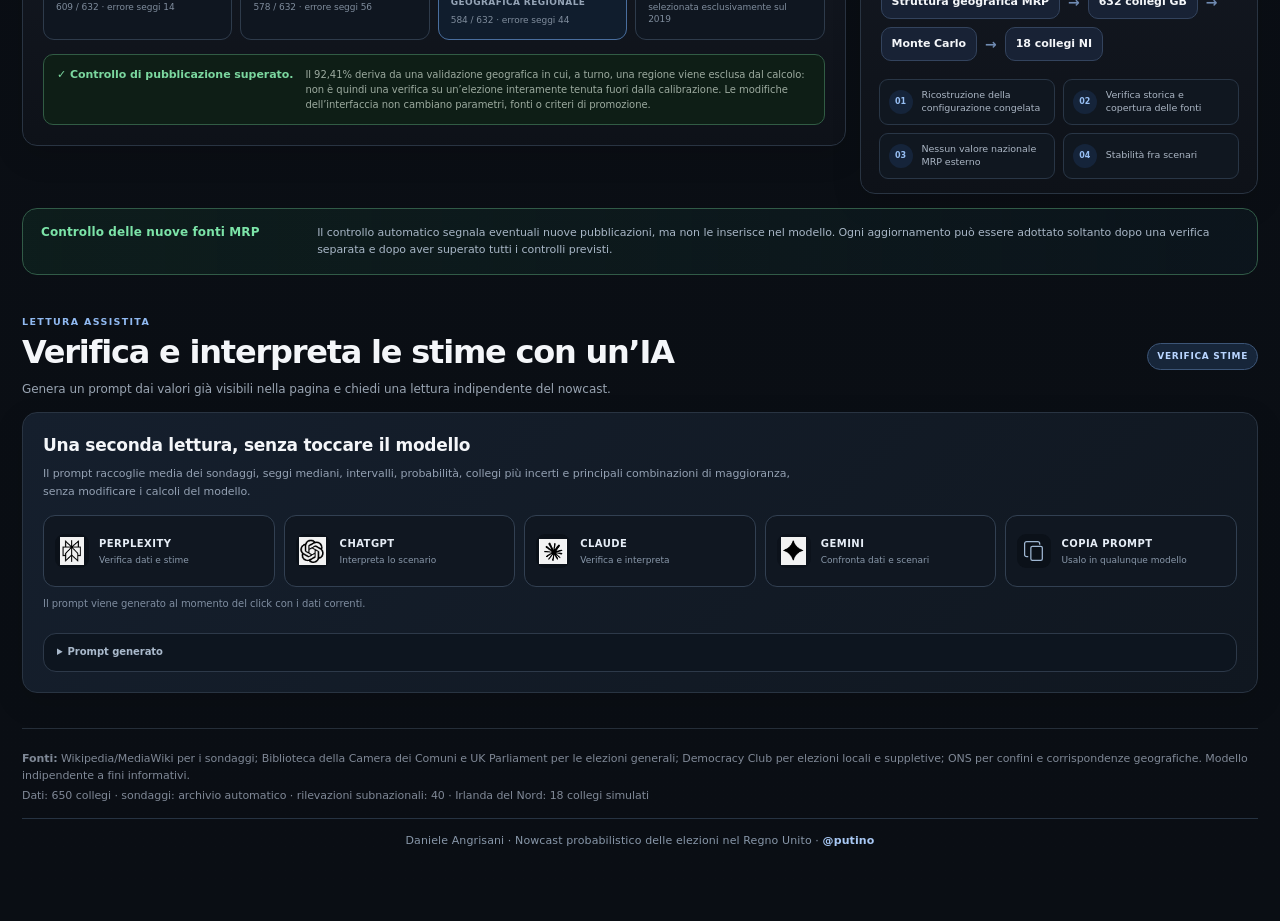
<file: share-instagram.html>
<!doctype html>
<html lang="it">
<head>
<meta charset="utf-8">
<meta name="viewport" content="width=device-width,initial-scale=1">
<title>Card Instagram — Elezioni nel Regno Unito</title>
<meta name="description" content="Card verticale 4:5 generata automaticamente dai risultati correnti del modello.">
<meta property="og:type" content="website">
<meta property="og:url" content="https://angrisanidj.github.io/modello-uk/share-instagram.html">
<meta property="og:title" content="Card Instagram — Elezioni nel Regno Unito">
<meta property="og:description" content="Card verticale 4:5 generata automaticamente dai risultati correnti del modello.">
<meta property="og:site_name" content="Daniele Angrisani · Modello elettorale UK">
<meta property="og:locale" content="it_IT">
<meta property="og:image" content="https://angrisanidj.github.io/modello-uk/social-card-uk-instagram-v2.png?v=20261126-88e43ea4">
<meta property="og:image:secure_url" content="https://angrisanidj.github.io/modello-uk/social-card-uk-instagram-v2.png?v=20261126-88e43ea4">
<meta property="og:image:type" content="image/png">
<meta property="og:image:width" content="1080">
<meta property="og:image:height" content="1350">
<meta property="og:image:alt" content="Nowcast delle elezioni nel Regno Unito: emiciclo, seggi e sondaggi aggiornati dal modello.">
<meta name="twitter:card" content="summary_large_image">
<meta name="twitter:title" content="Card Instagram — Elezioni nel Regno Unito">
<meta name="twitter:description" content="Card verticale 4:5 generata automaticamente dai risultati correnti del modello.">
<meta name="twitter:image" content="https://angrisanidj.github.io/modello-uk/social-card-uk-instagram-v2.png?v=20261126-88e43ea4">
<meta name="twitter:image:alt" content="Nowcast delle elezioni nel Regno Unito: emiciclo, seggi e sondaggi aggiornati dal modello.">
<meta name="twitter:url" content="https://angrisanidj.github.io/modello-uk/share-instagram.html">
<link rel="canonical" href="https://angrisanidj.github.io/modello-uk/share-instagram.html">
<script>location.replace("https://angrisanidj.github.io/modello-uk/");</script>
<style>body{font-family:system-ui,-apple-system,Segoe UI,Roboto,sans-serif;background:#0a0f17;color:#eef3f8;margin:0;display:grid;place-items:center;min-height:100vh;padding:24px}.box{max-width:720px;background:#111923;border:1px solid #344255;border-radius:18px;padding:28px;box-shadow:0 12px 28px rgba(0,0,0,.25)}a{color:#9fc6ff;font-weight:800}</style>
</head>
<body><div class="box"><h1>Card Instagram — Elezioni nel Regno Unito</h1><p>Card verticale 4:5 generata automaticamente dai risultati correnti del modello.</p><p><a href="https://angrisanidj.github.io/modello-uk/">Apri il modello completo →</a></p></div></body>
</html>
</file>
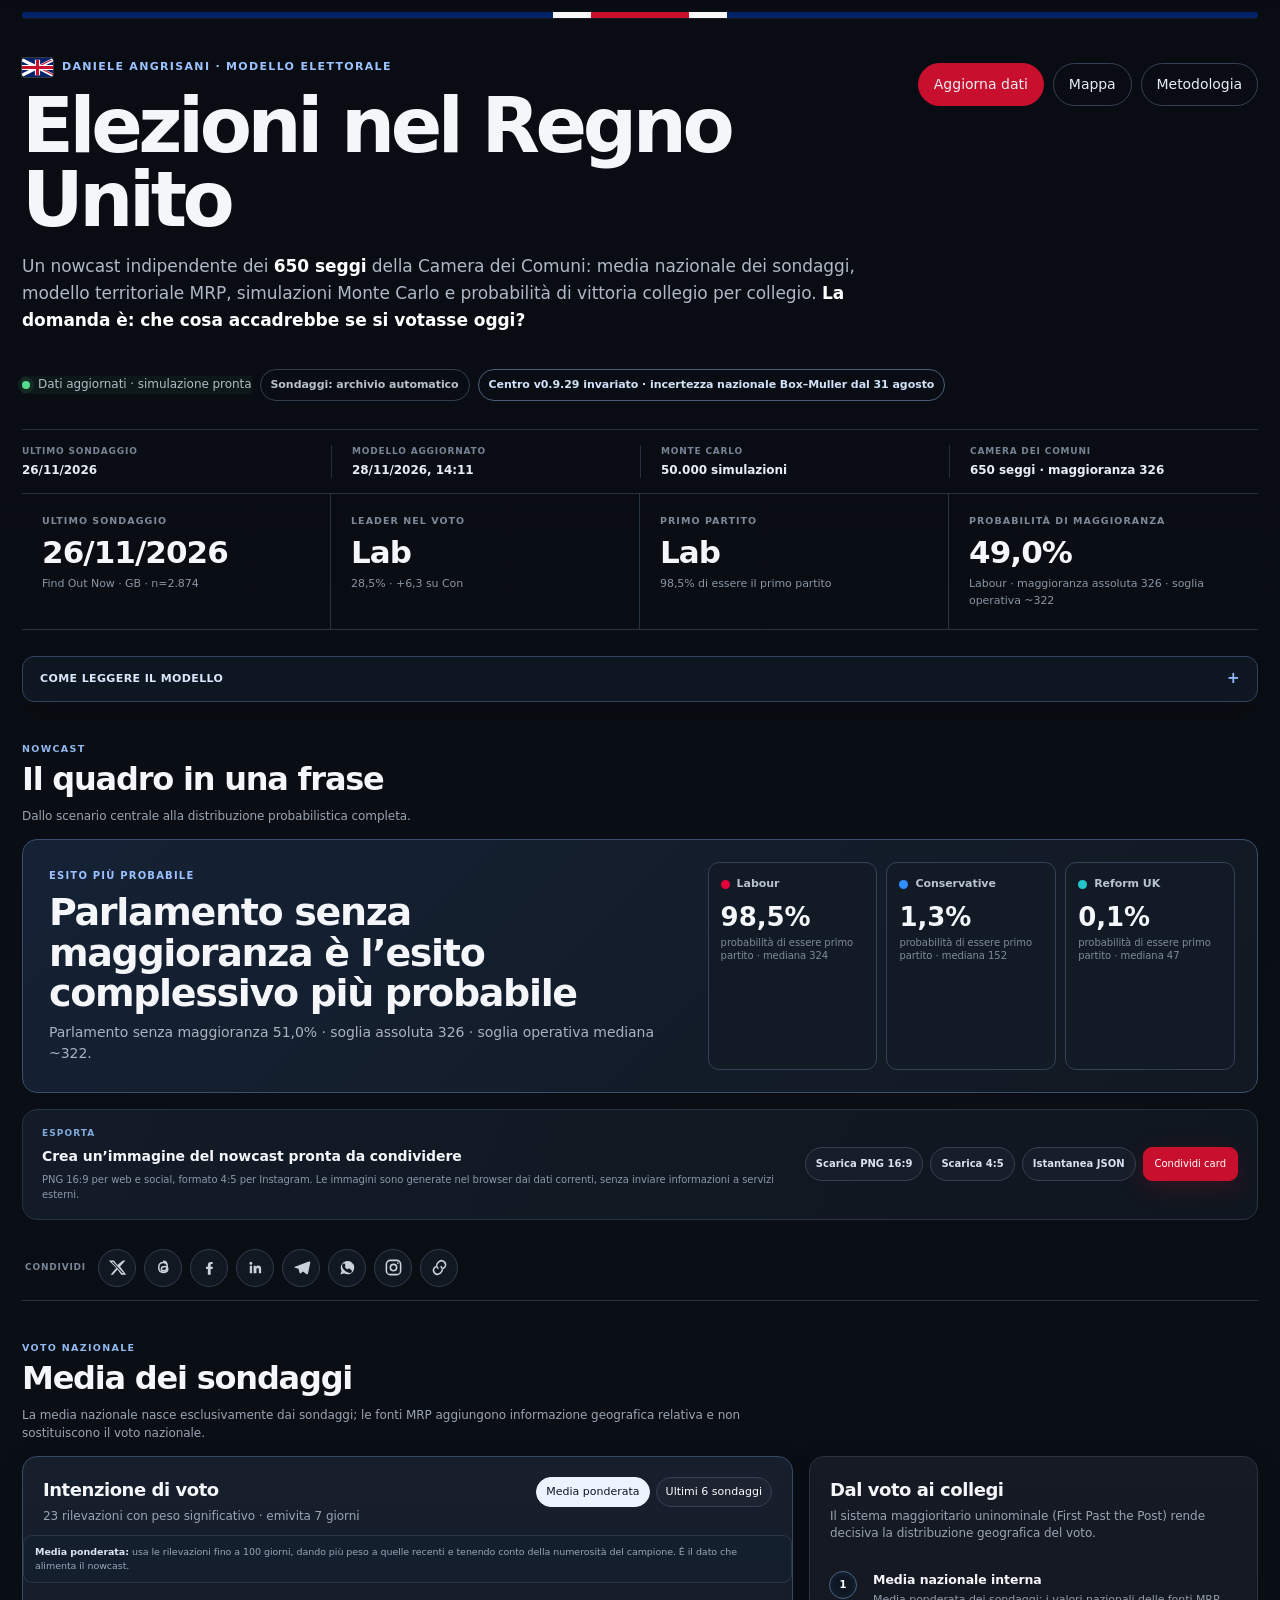
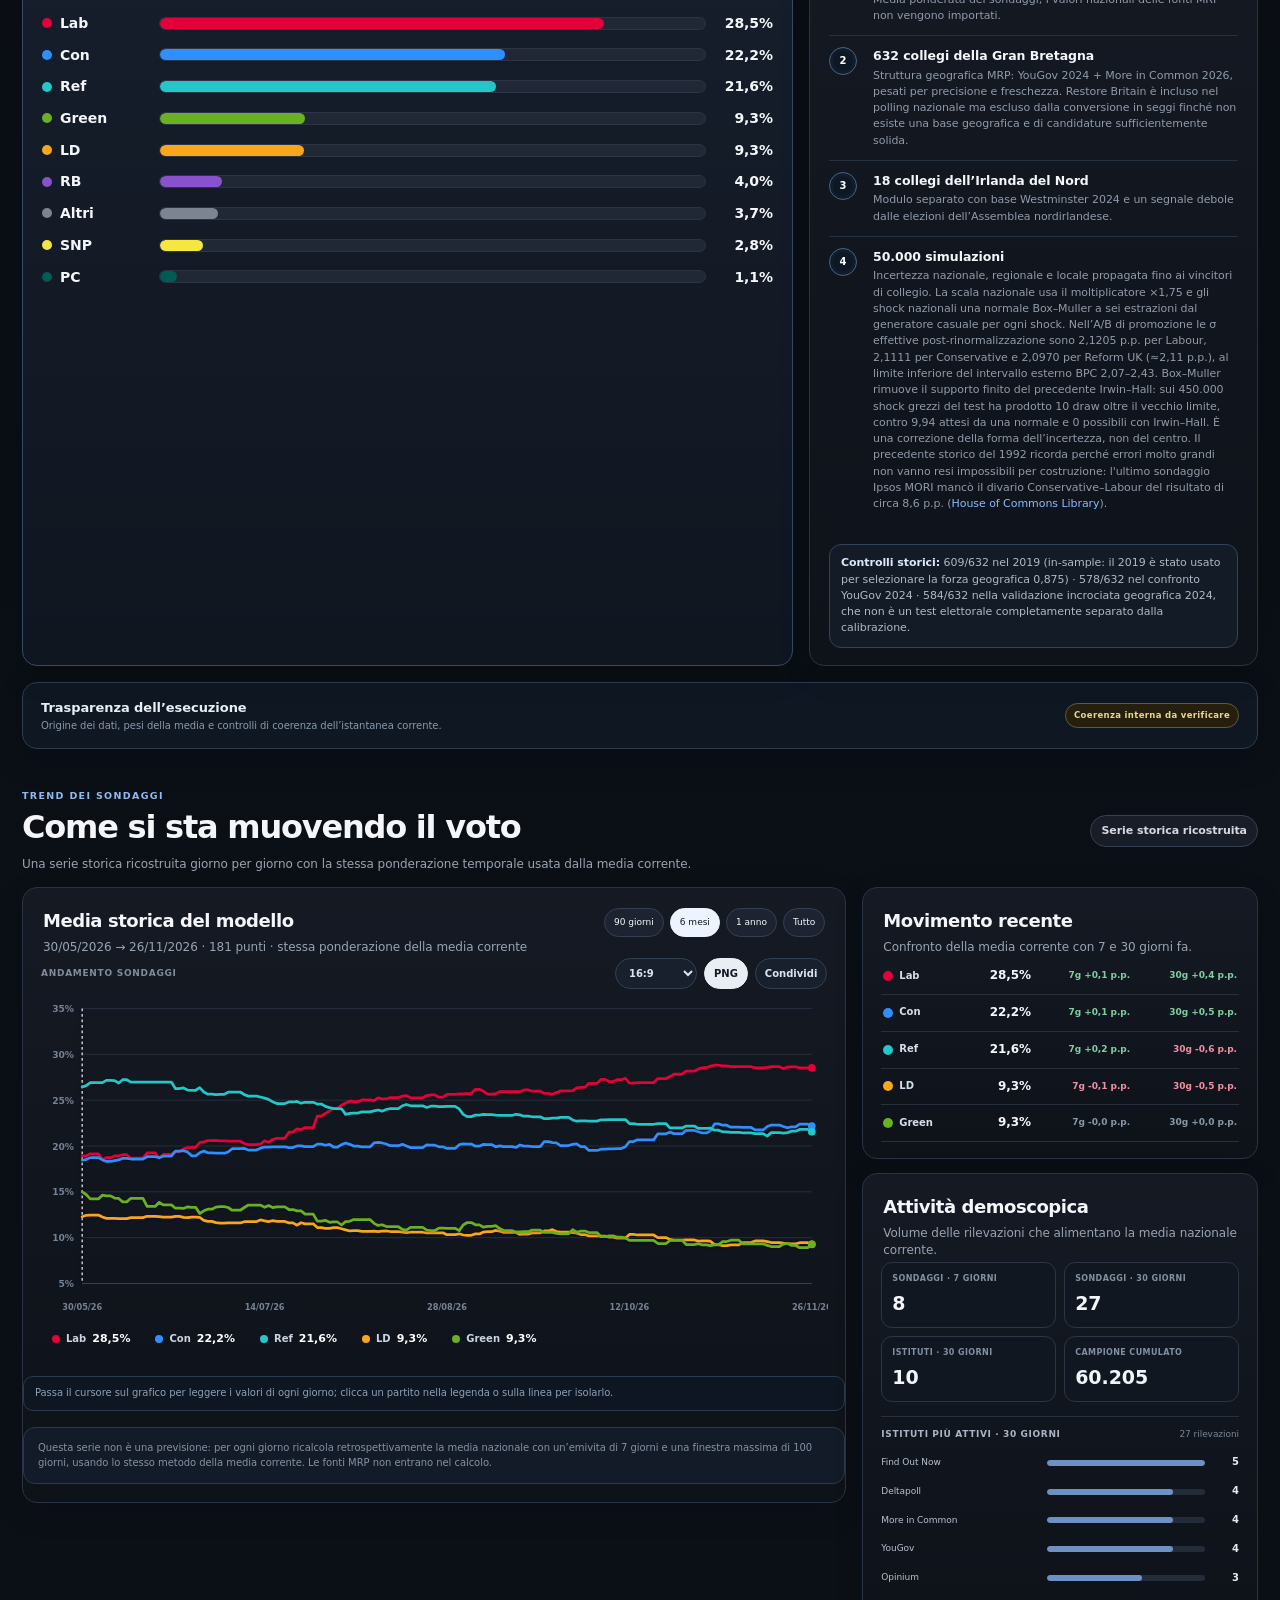
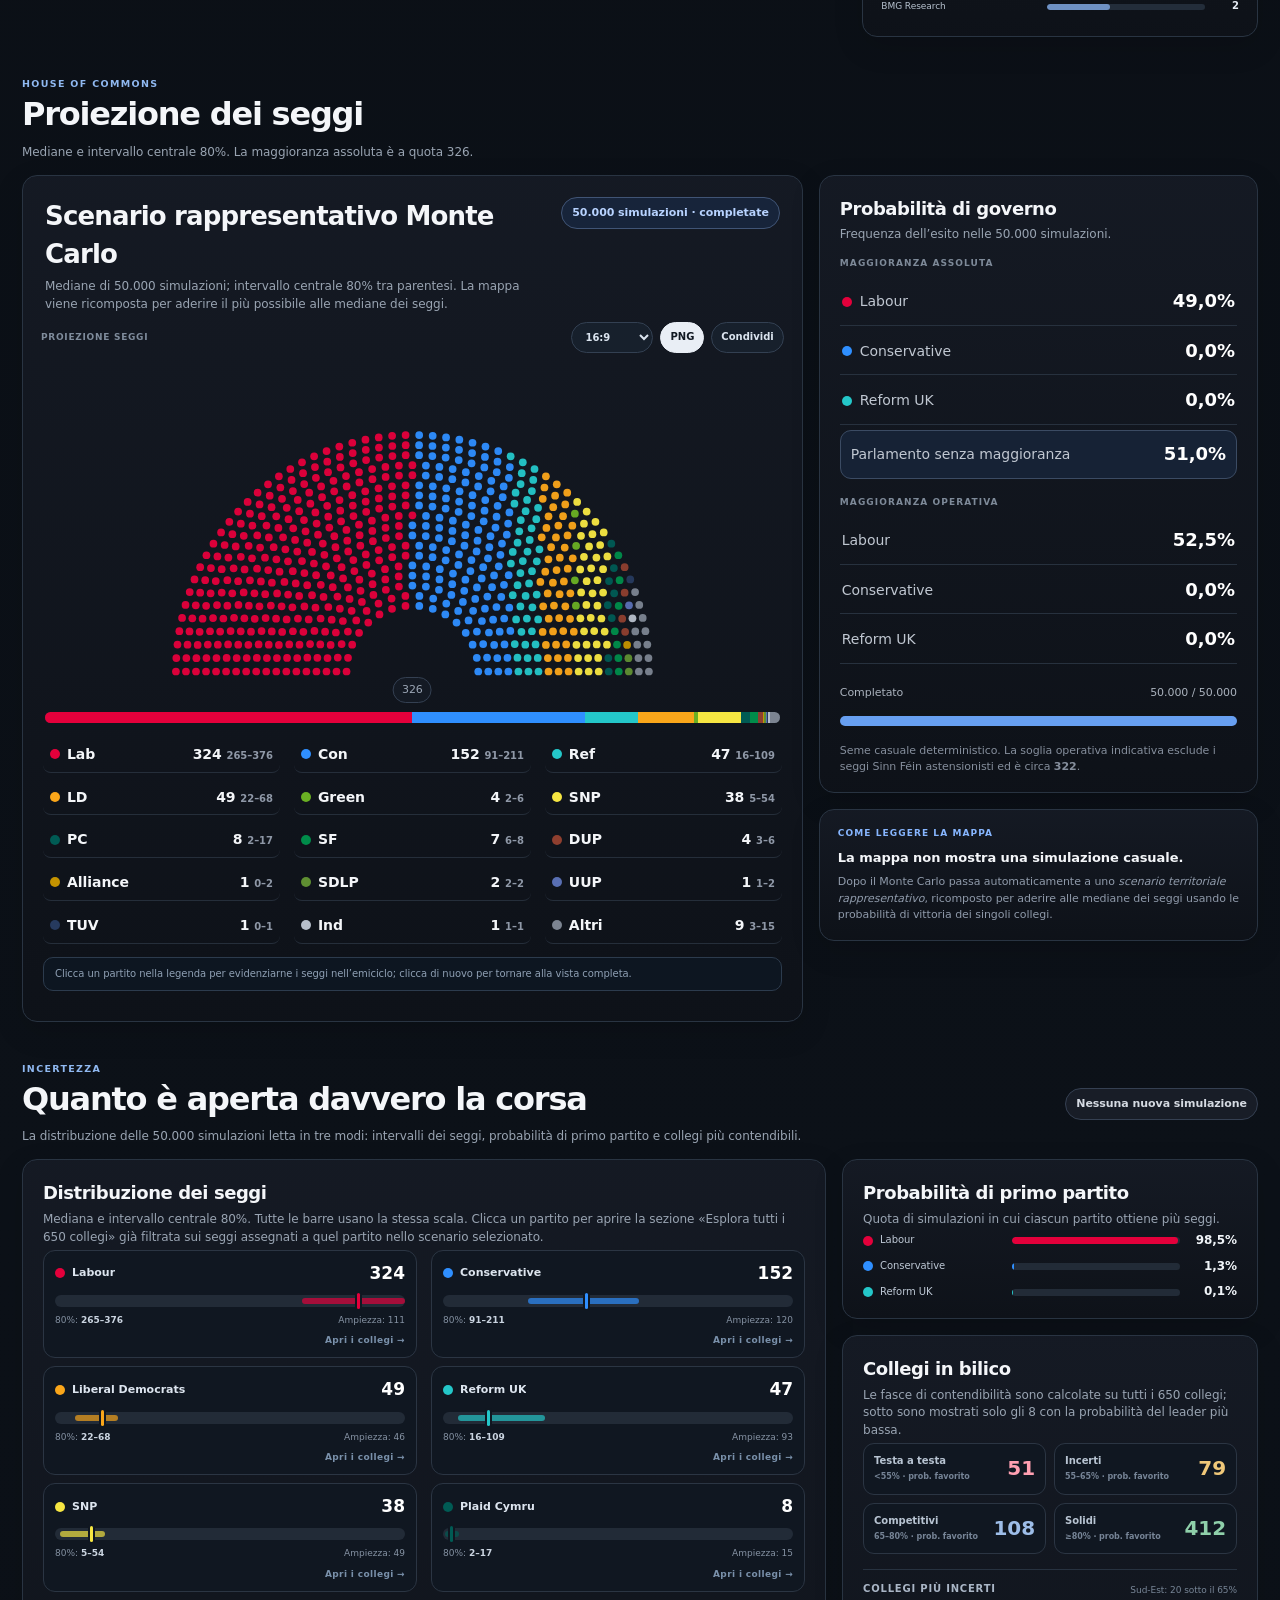
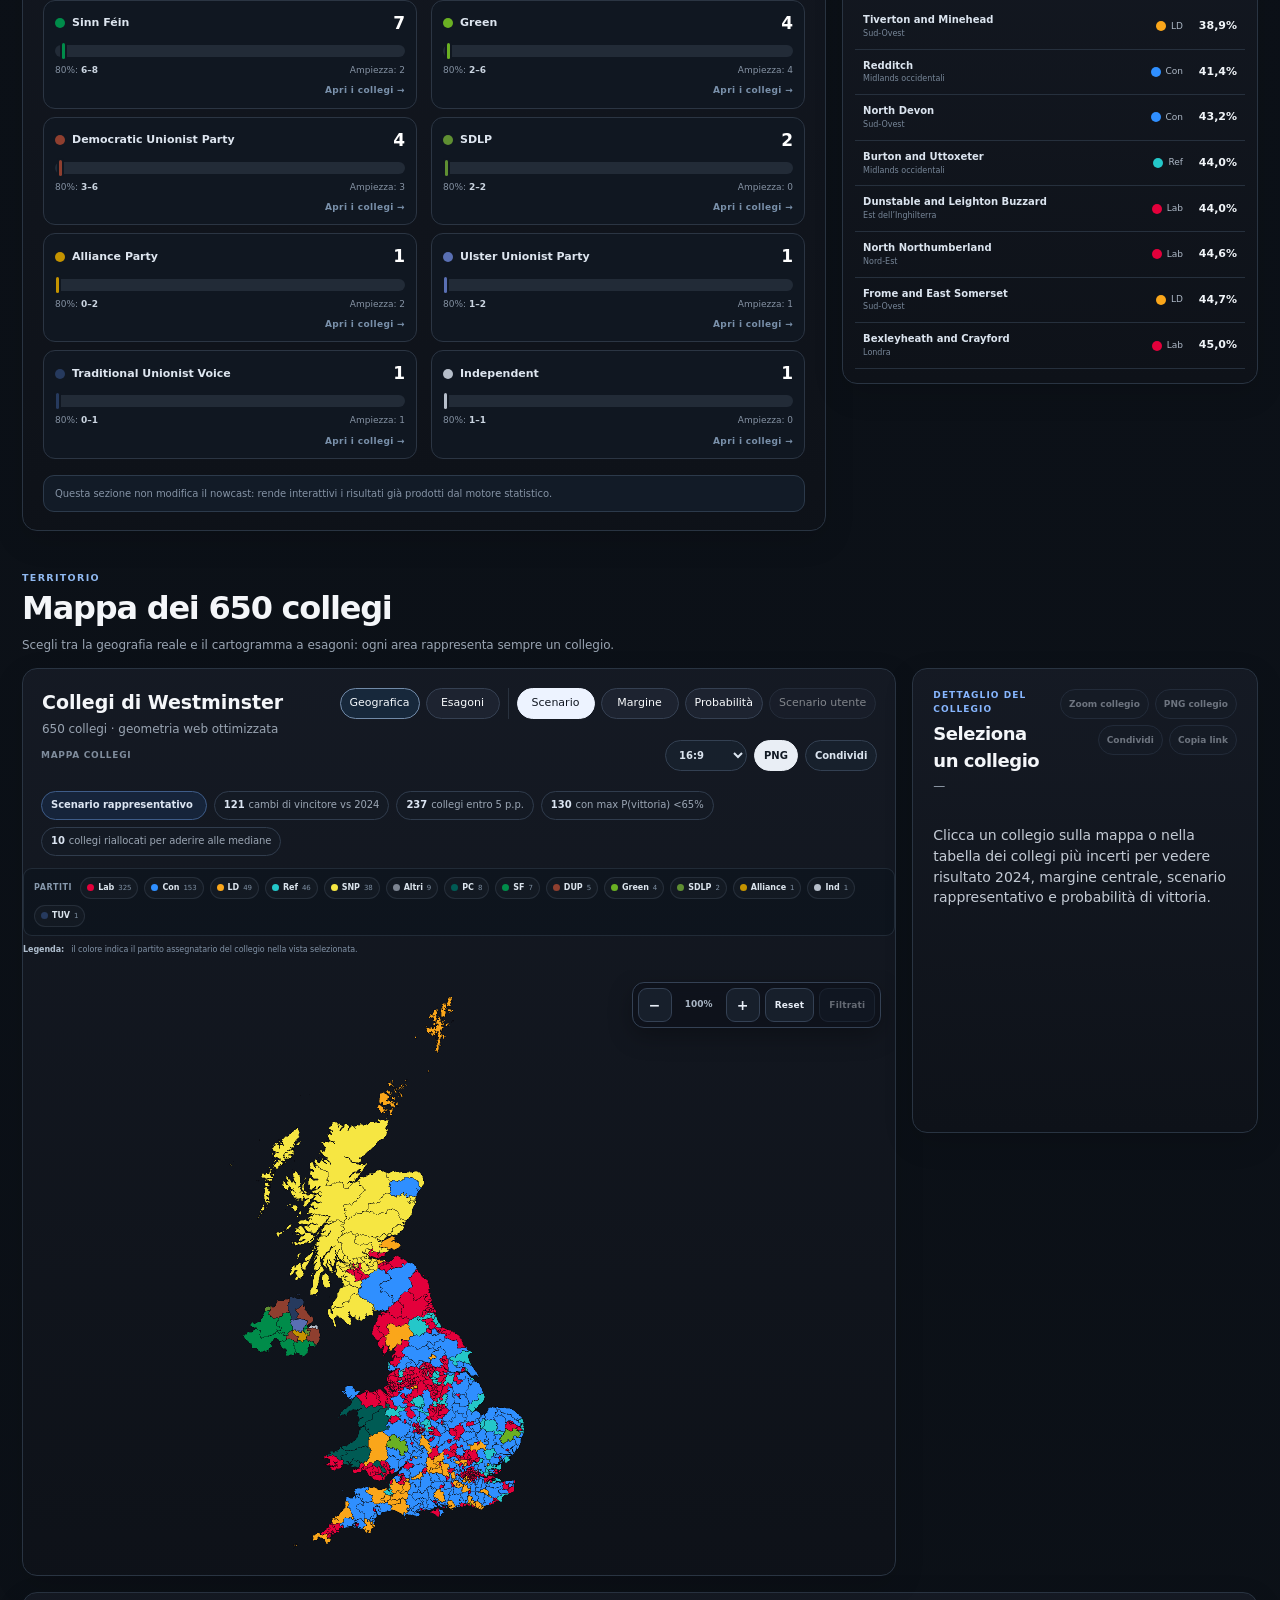
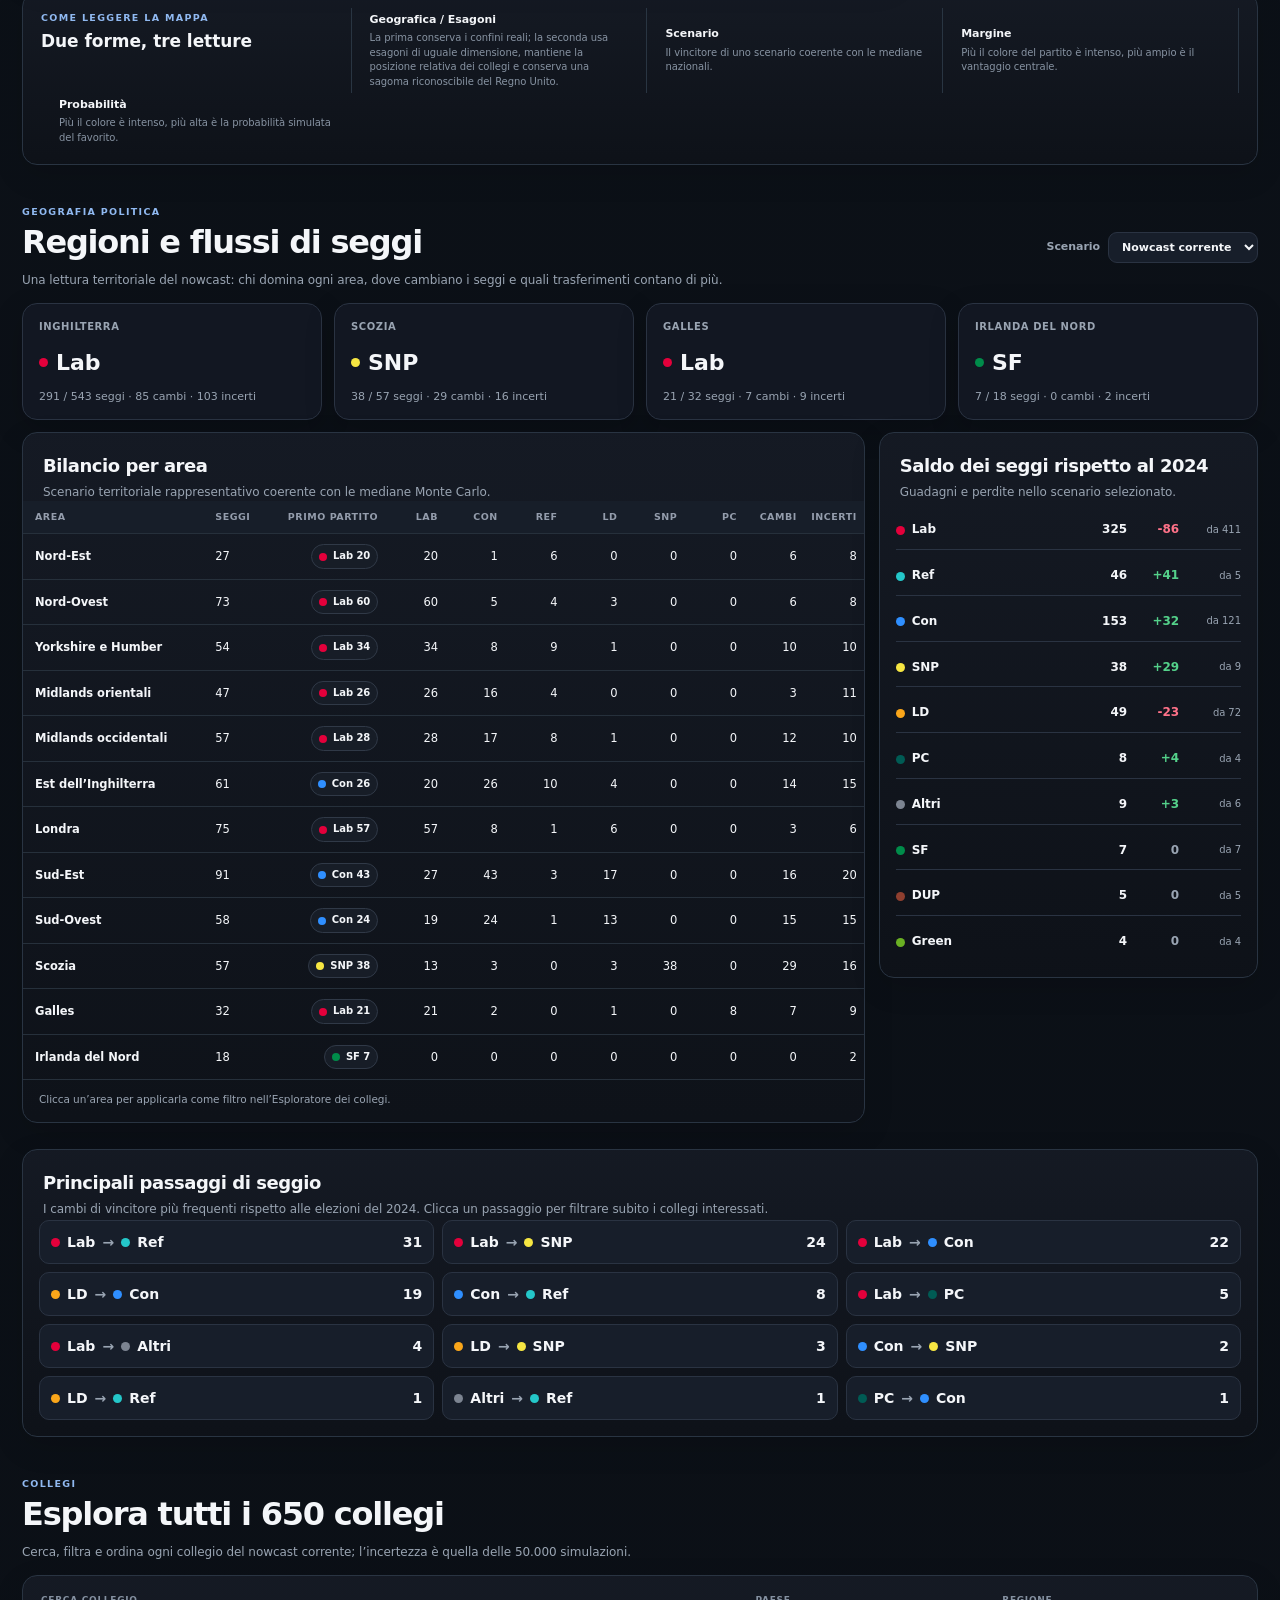
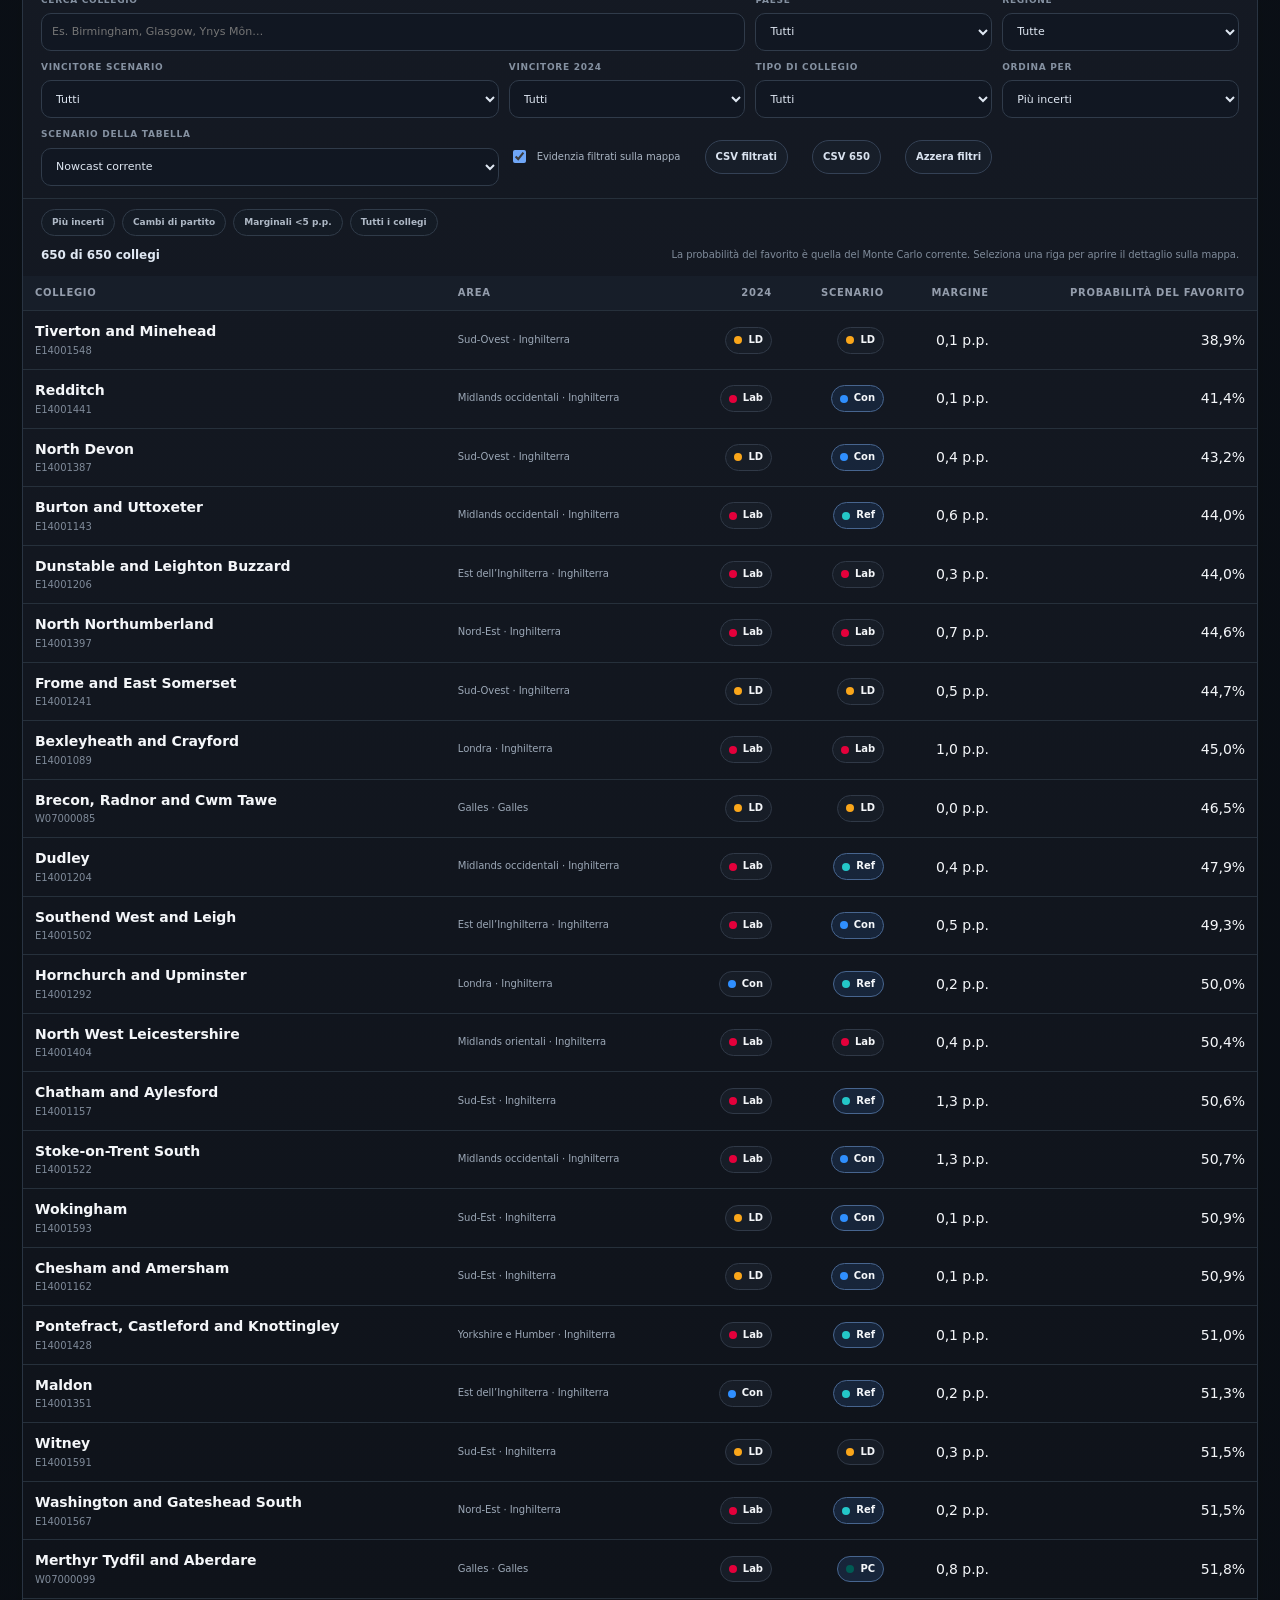
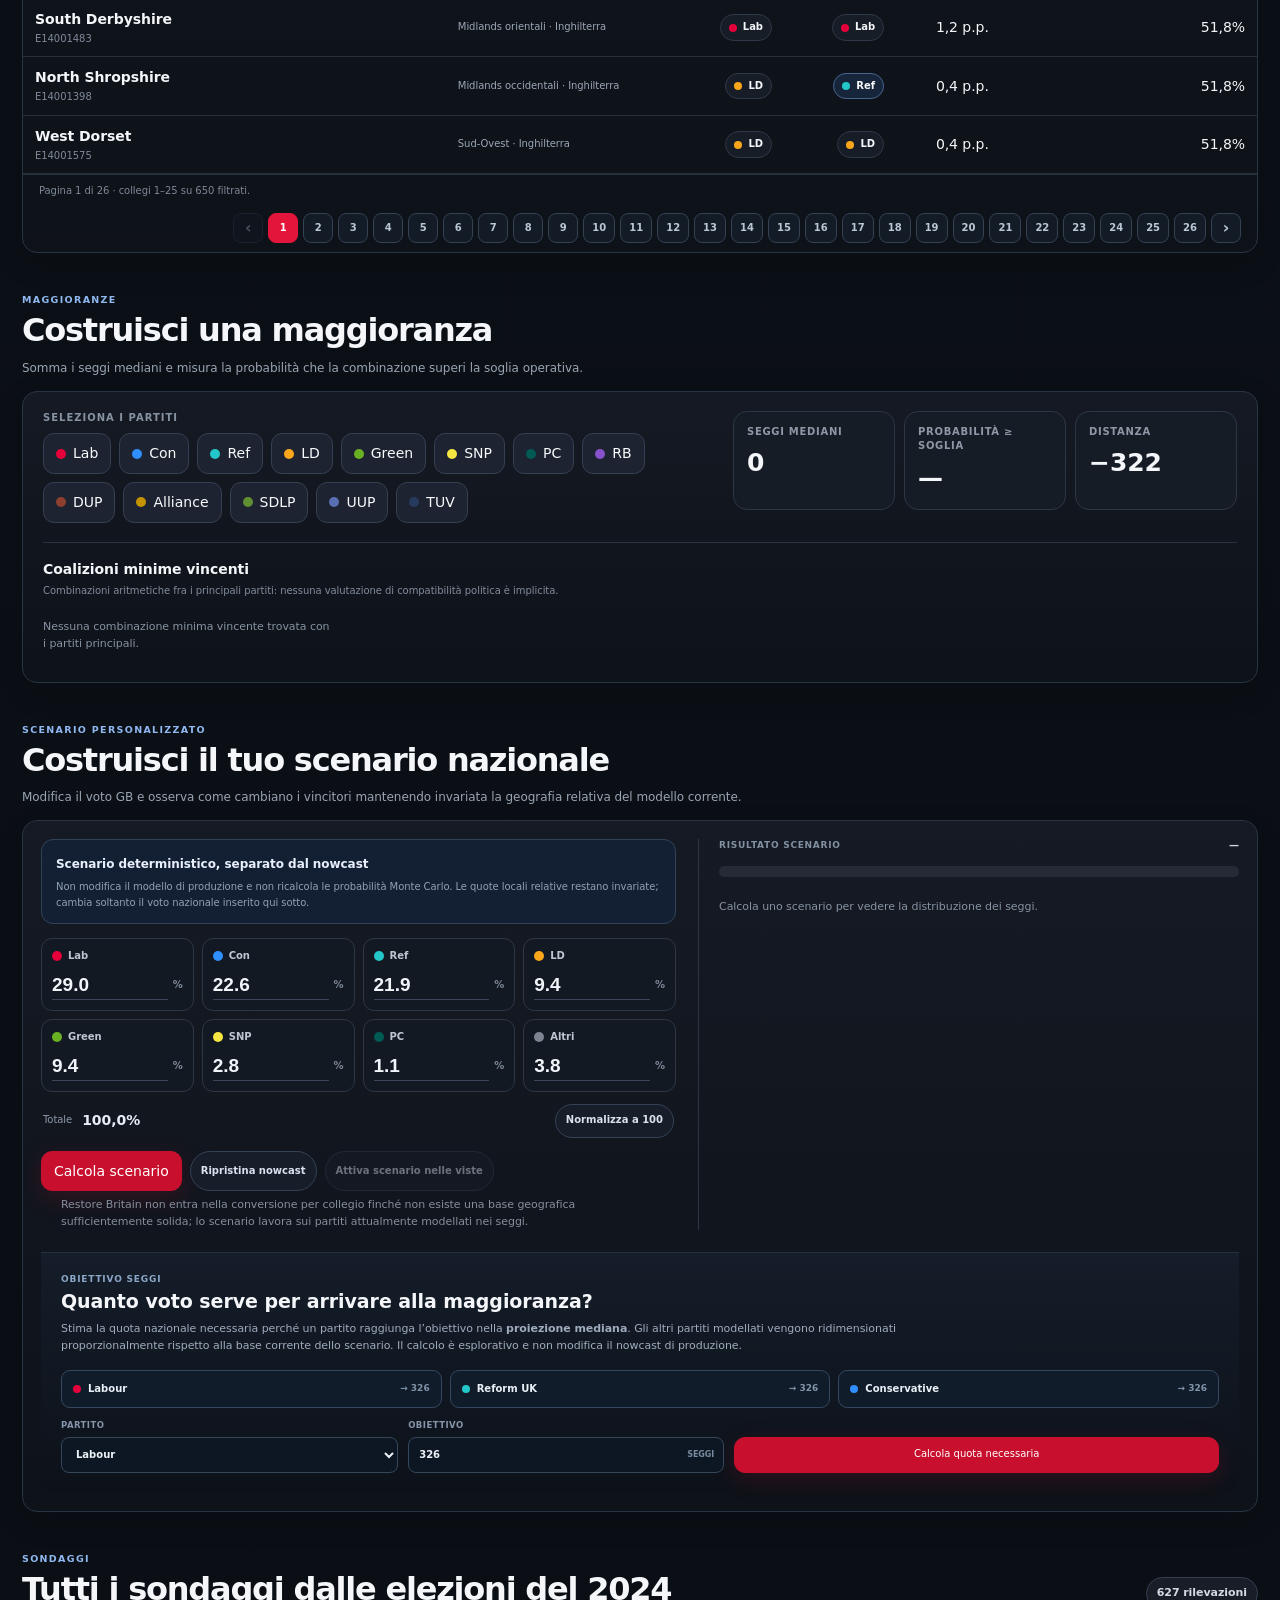
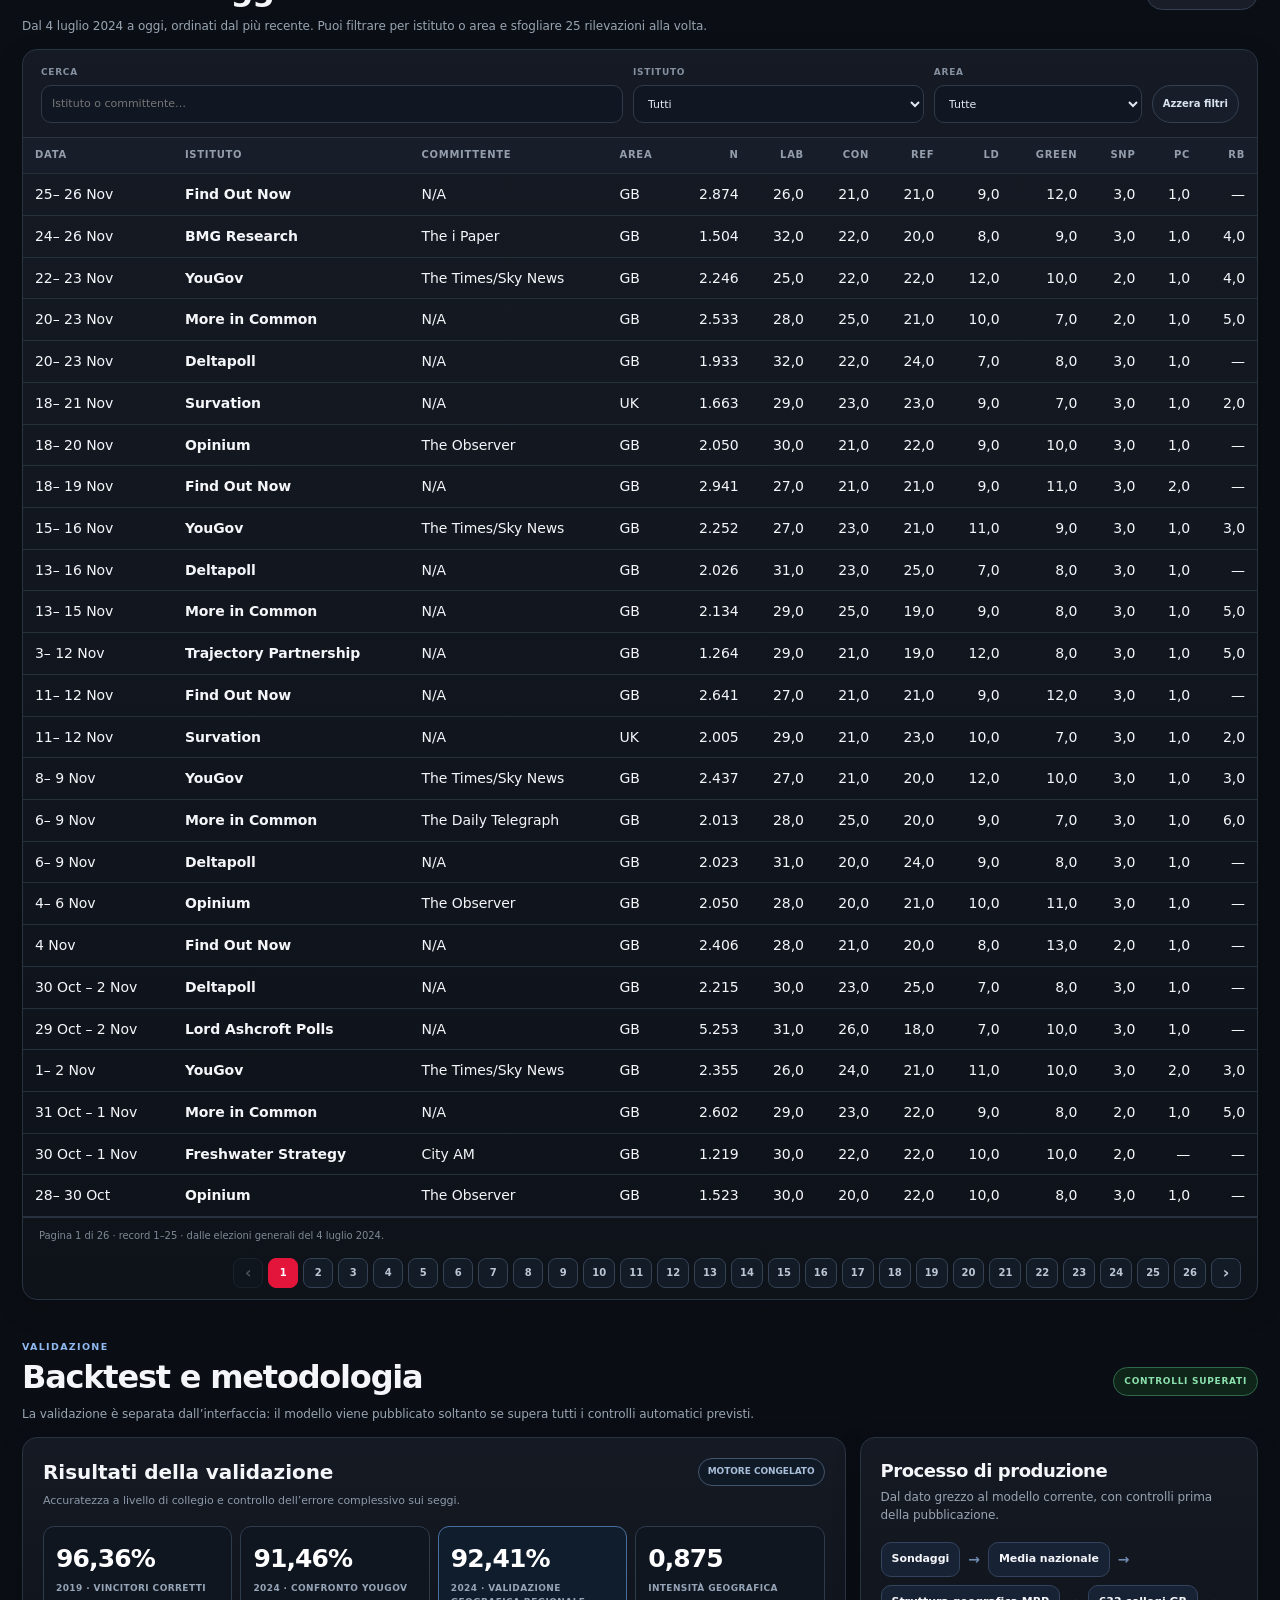
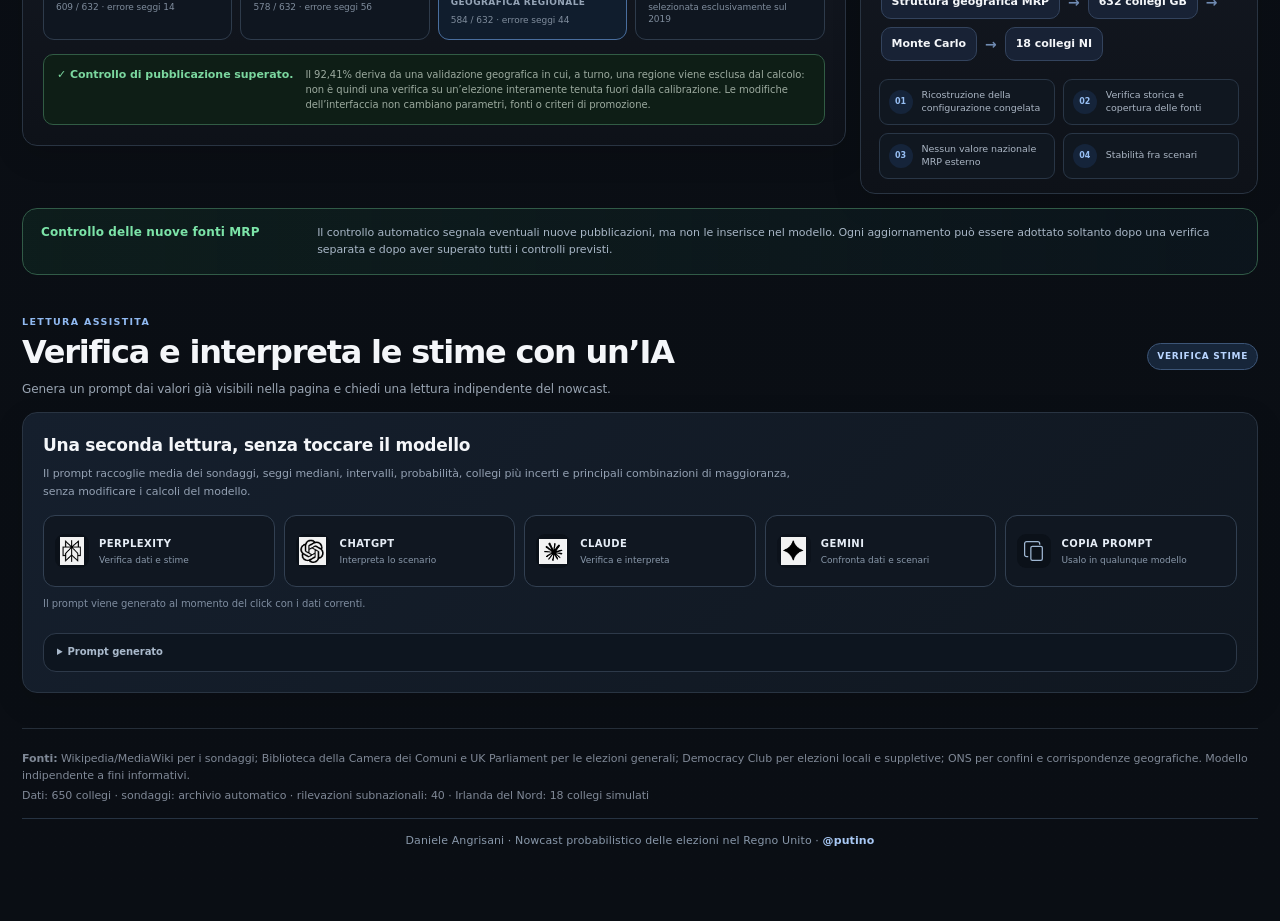
<file: share-linkedin.html>
<!doctype html>
<html lang="it">
<head>
<meta charset="utf-8">
<meta name="viewport" content="width=device-width,initial-scale=1">
<title>Elezioni nel Regno Unito — Nowcast probabilistico</title>
<meta name="description" content="Riepilogo aggiornato del modello: seggi, emiciclo, sondaggi e probabilità del quadro corrente.">
<meta property="og:type" content="website">
<meta property="og:url" content="https://angrisanidj.github.io/modello-uk/share-linkedin.html">
<meta property="og:title" content="Elezioni nel Regno Unito — Nowcast probabilistico">
<meta property="og:description" content="Riepilogo aggiornato del modello: seggi, emiciclo, sondaggi e probabilità del quadro corrente.">
<meta property="og:site_name" content="Daniele Angrisani · Modello elettorale UK">
<meta property="og:locale" content="it_IT">
<meta property="og:image" content="https://angrisanidj.github.io/modello-uk/social-card-uk-v2.png?v=20261126-88e43ea4">
<meta property="og:image:secure_url" content="https://angrisanidj.github.io/modello-uk/social-card-uk-v2.png?v=20261126-88e43ea4">
<meta property="og:image:type" content="image/png">
<meta property="og:image:width" content="1200">
<meta property="og:image:height" content="630">
<meta property="og:image:alt" content="Nowcast delle elezioni nel Regno Unito: emiciclo, seggi e sondaggi aggiornati dal modello.">
<meta name="twitter:card" content="summary_large_image">
<meta name="twitter:title" content="Elezioni nel Regno Unito — Nowcast probabilistico">
<meta name="twitter:description" content="Riepilogo aggiornato del modello: seggi, emiciclo, sondaggi e probabilità del quadro corrente.">
<meta name="twitter:image" content="https://angrisanidj.github.io/modello-uk/social-card-uk-v2.png?v=20261126-88e43ea4">
<meta name="twitter:image:alt" content="Nowcast delle elezioni nel Regno Unito: emiciclo, seggi e sondaggi aggiornati dal modello.">
<meta name="twitter:url" content="https://angrisanidj.github.io/modello-uk/share-linkedin.html">
<link rel="canonical" href="https://angrisanidj.github.io/modello-uk/share-linkedin.html">
<script>location.replace("https://angrisanidj.github.io/modello-uk/");</script>
<style>body{font-family:system-ui,-apple-system,Segoe UI,Roboto,sans-serif;background:#0a0f17;color:#eef3f8;margin:0;display:grid;place-items:center;min-height:100vh;padding:24px}.box{max-width:720px;background:#111923;border:1px solid #344255;border-radius:18px;padding:28px;box-shadow:0 12px 28px rgba(0,0,0,.25)}a{color:#9fc6ff;font-weight:800}</style>
</head>
<body><div class="box"><h1>Elezioni nel Regno Unito — Nowcast probabilistico</h1><p>Riepilogo aggiornato del modello: seggi, emiciclo, sondaggi e probabilità del quadro corrente.</p><p><a href="https://angrisanidj.github.io/modello-uk/">Apri il modello completo →</a></p></div></body>
</html>
</file>
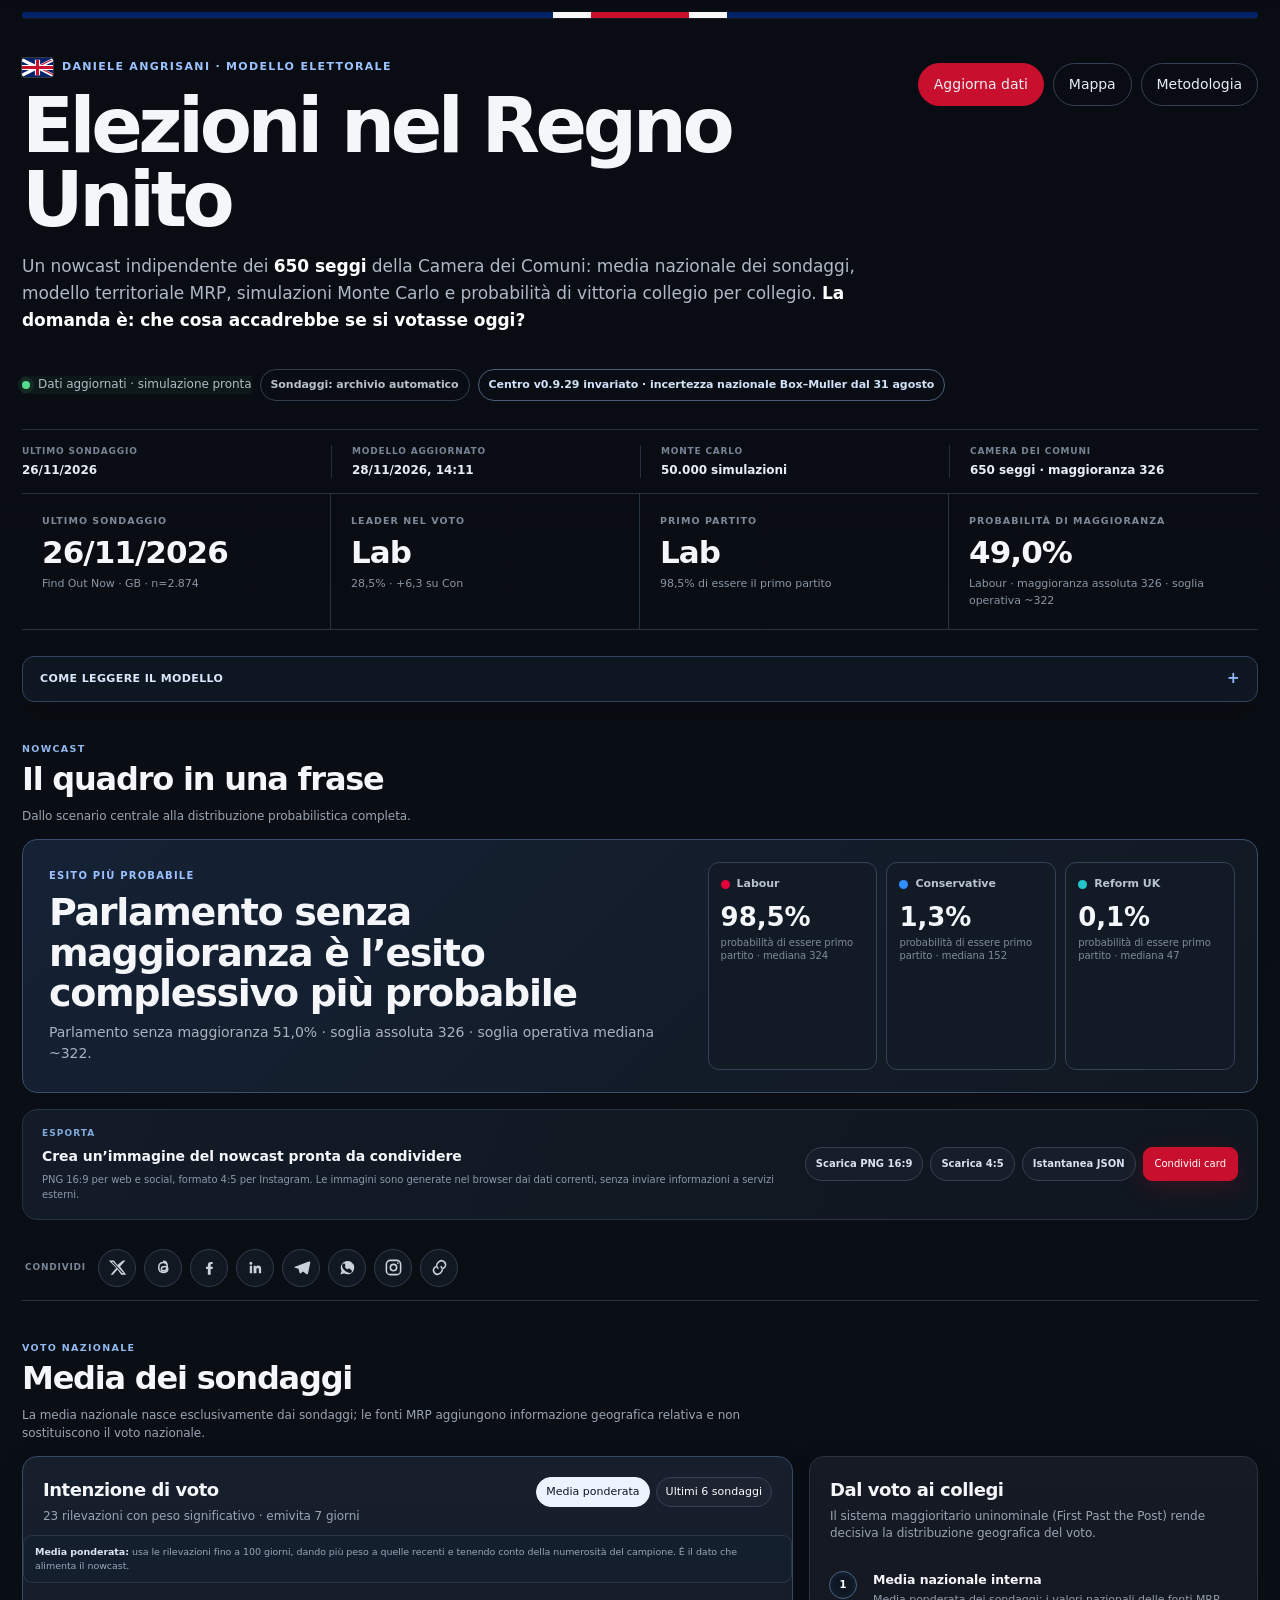
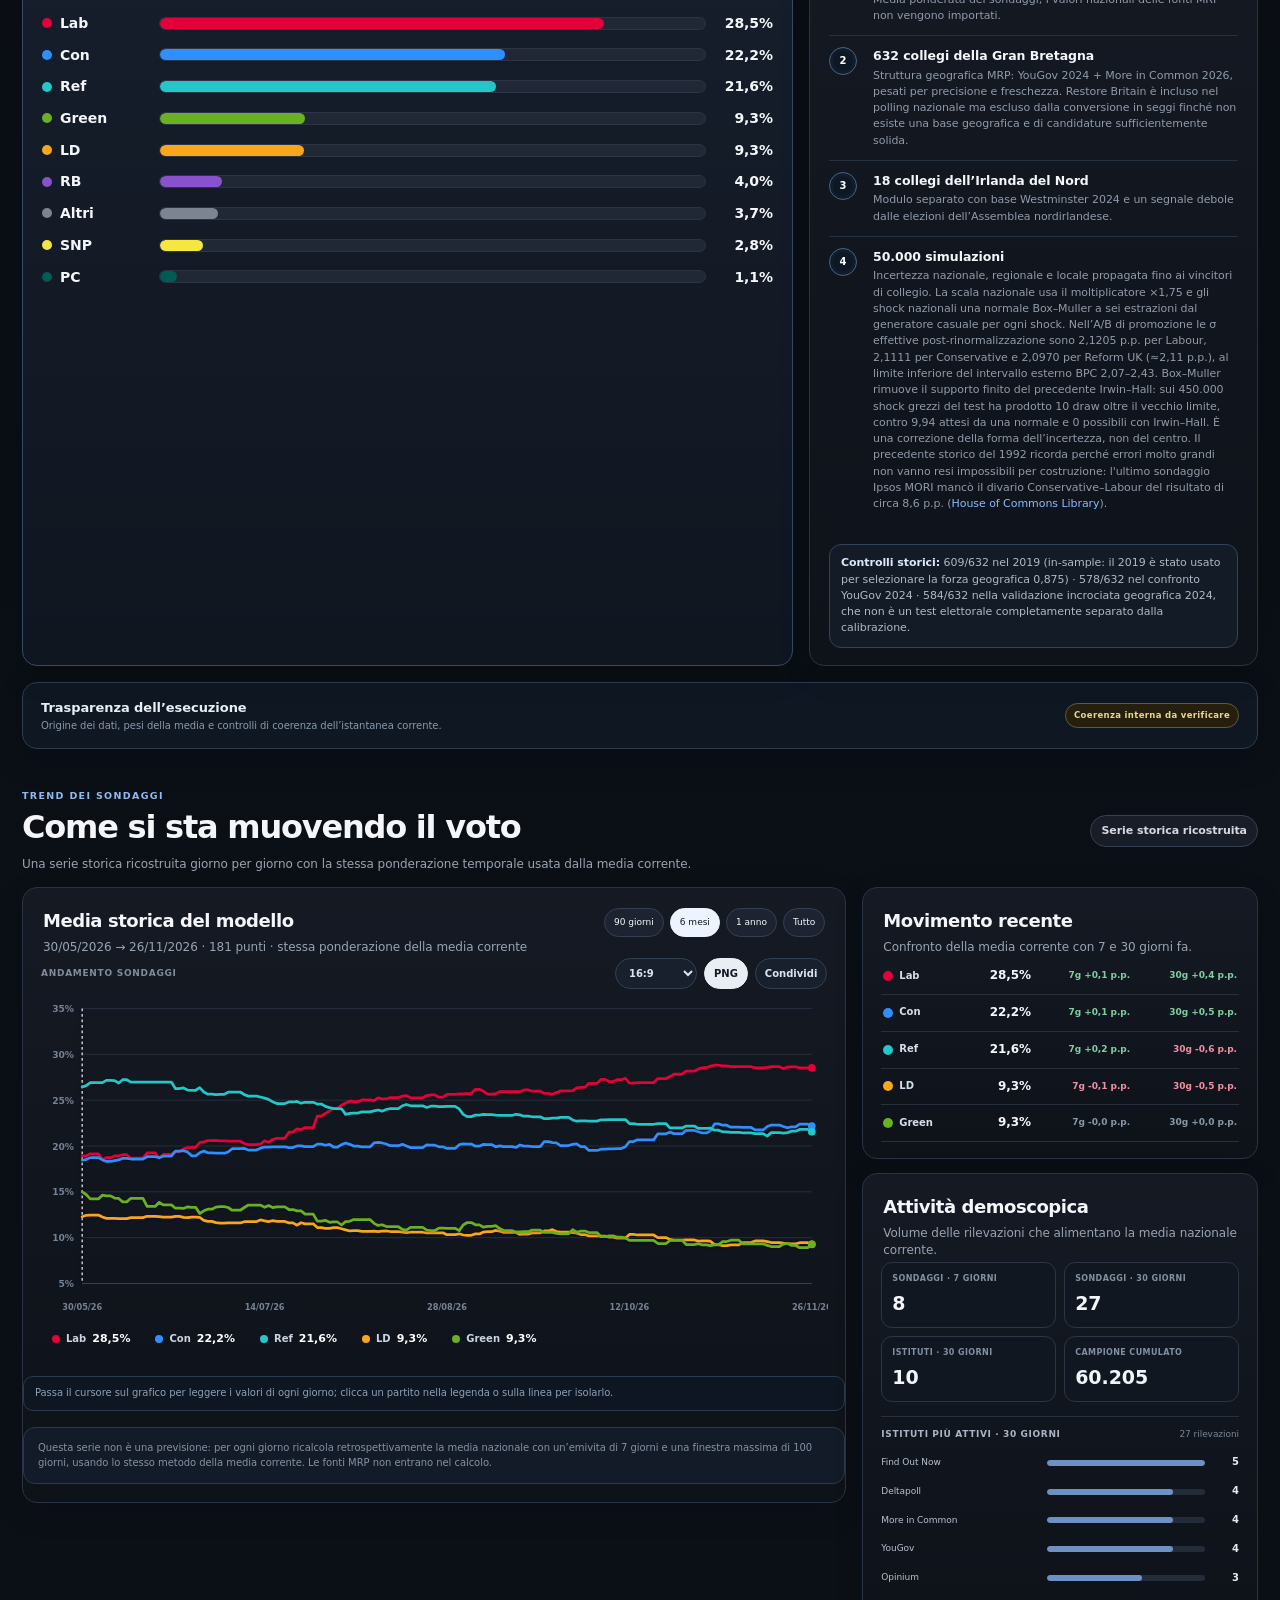
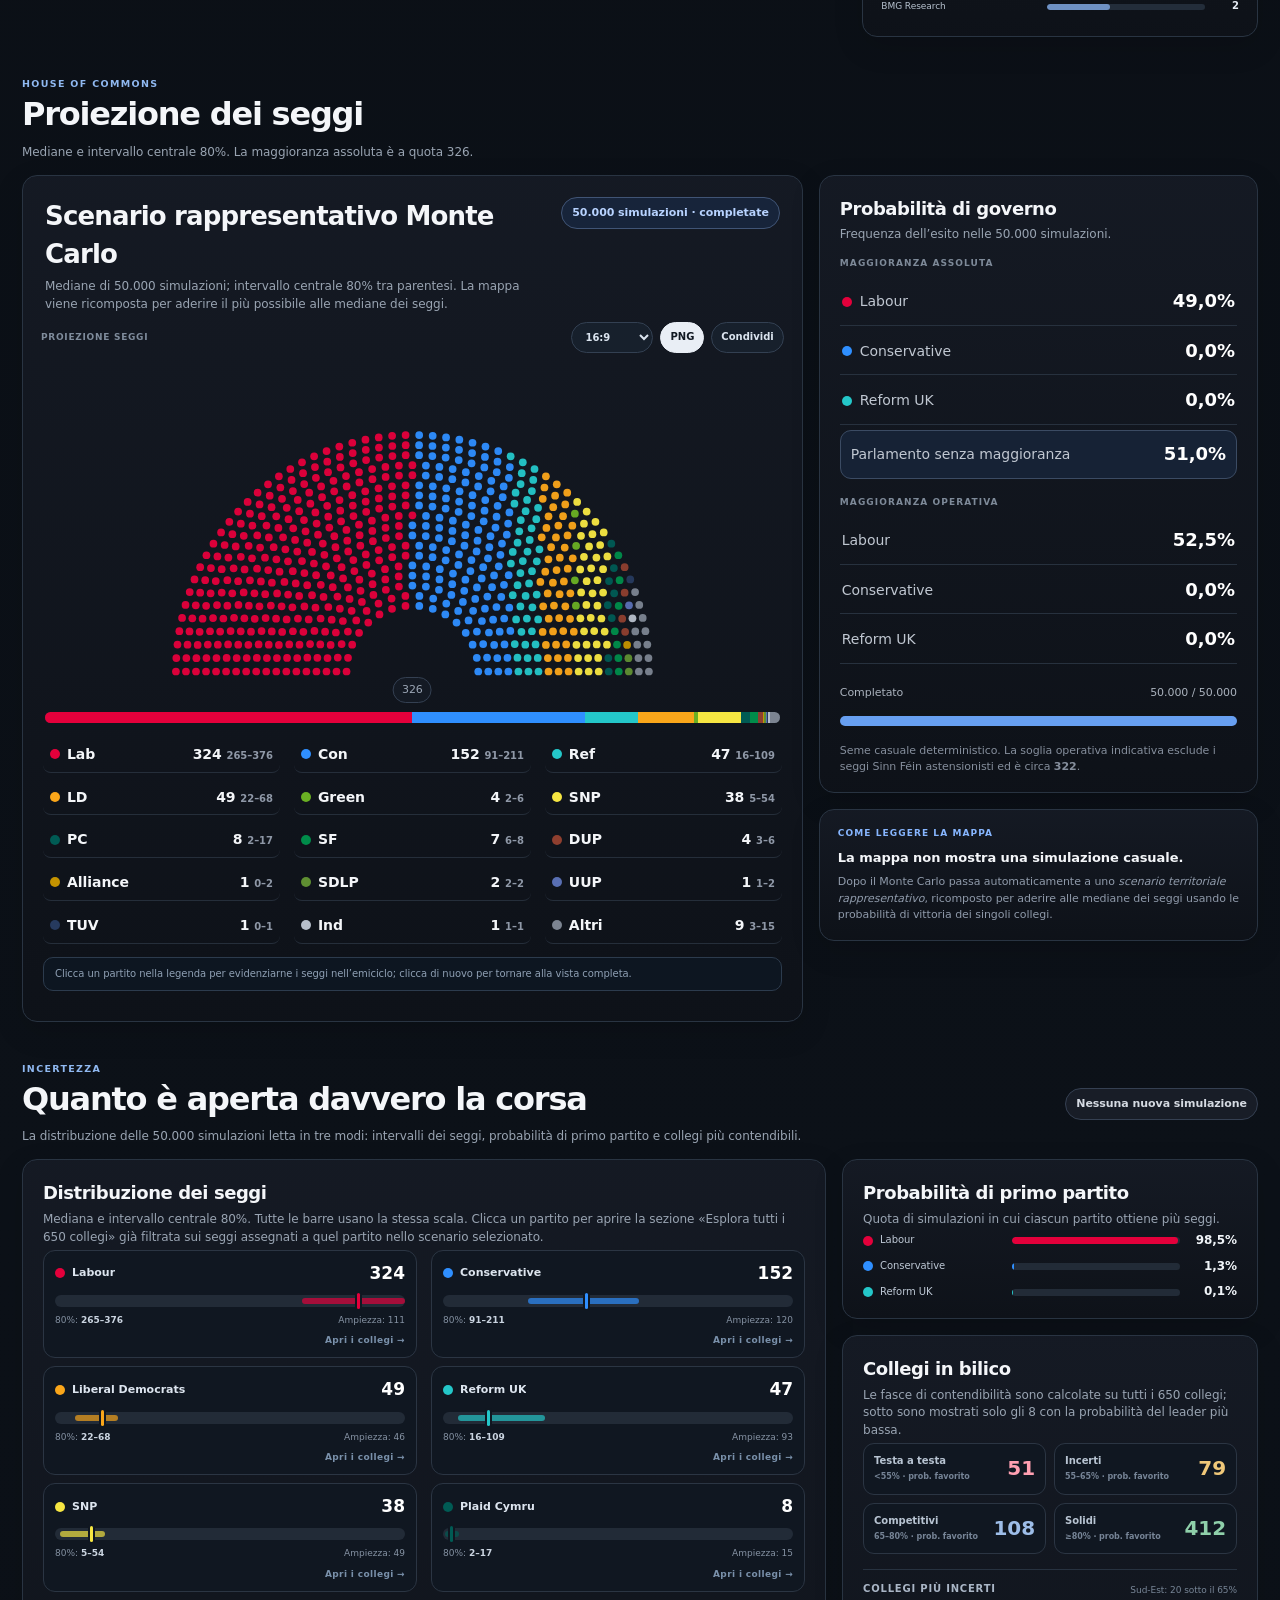
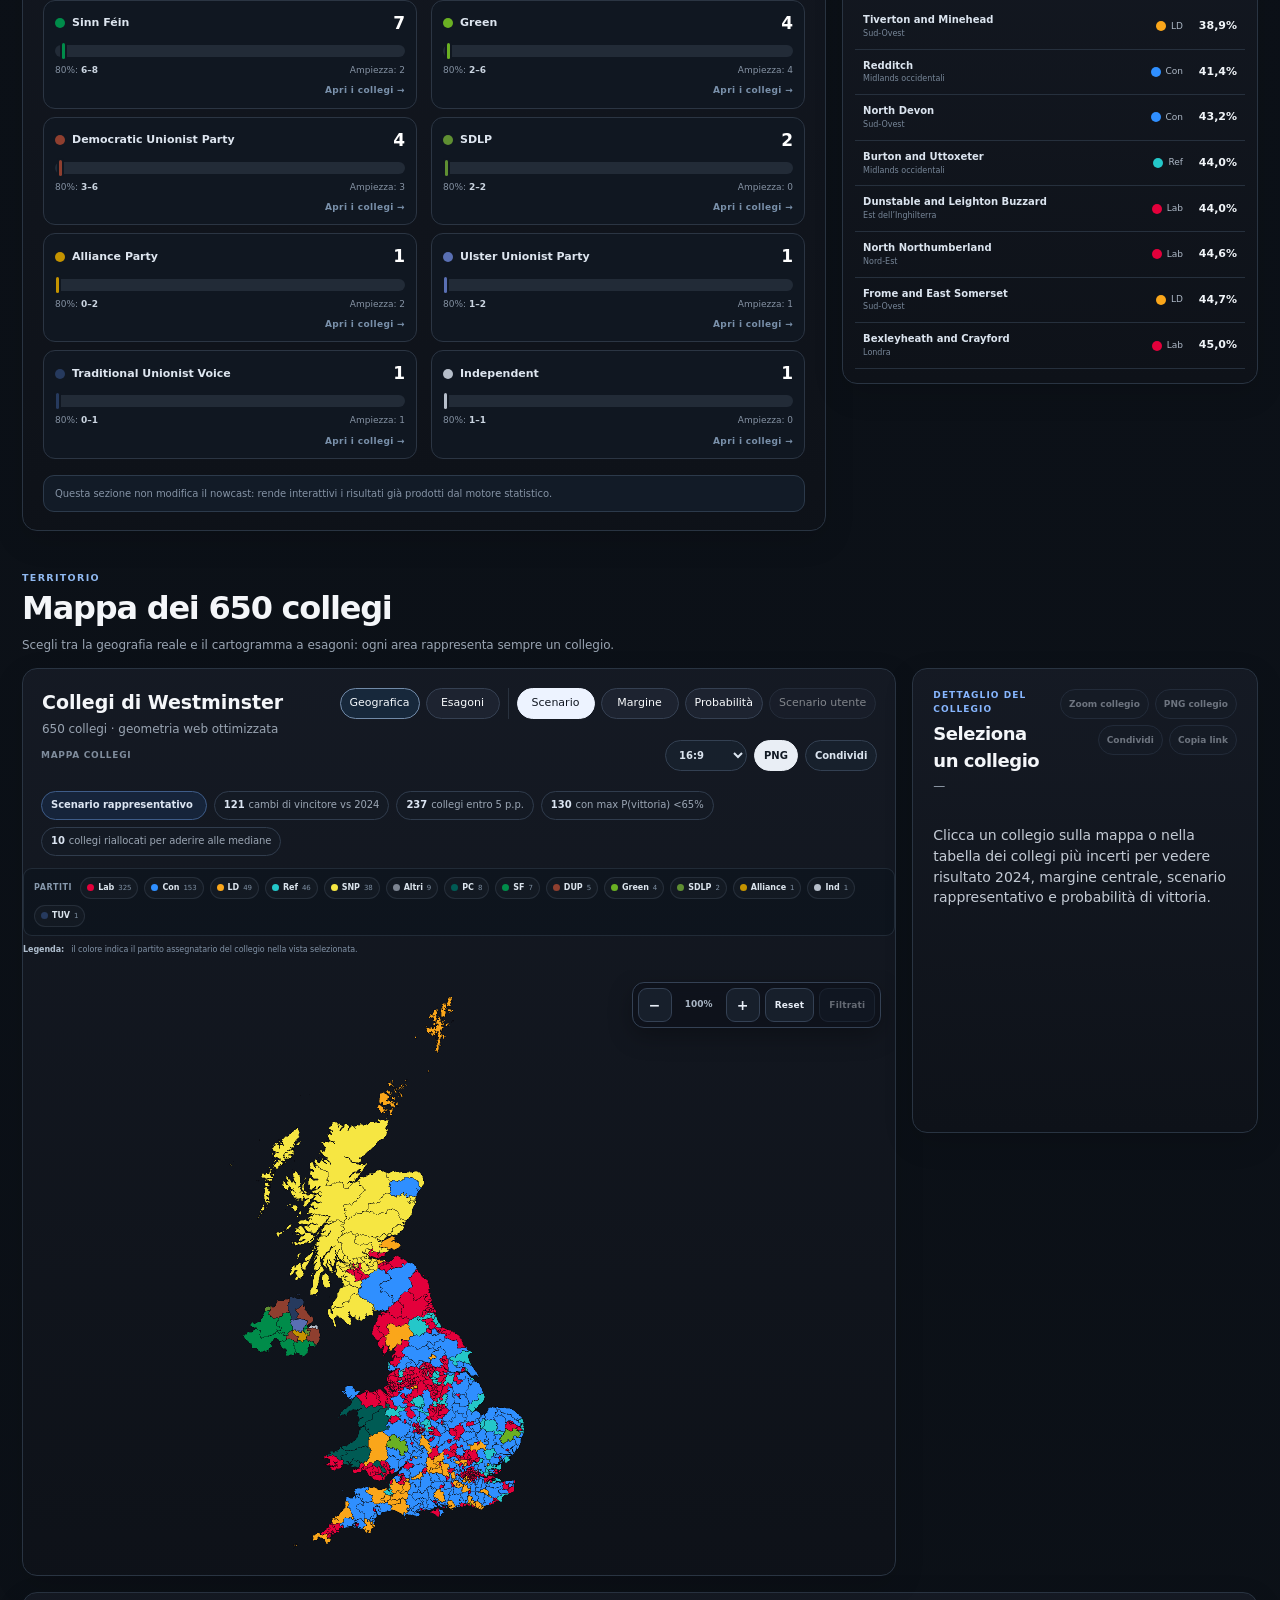
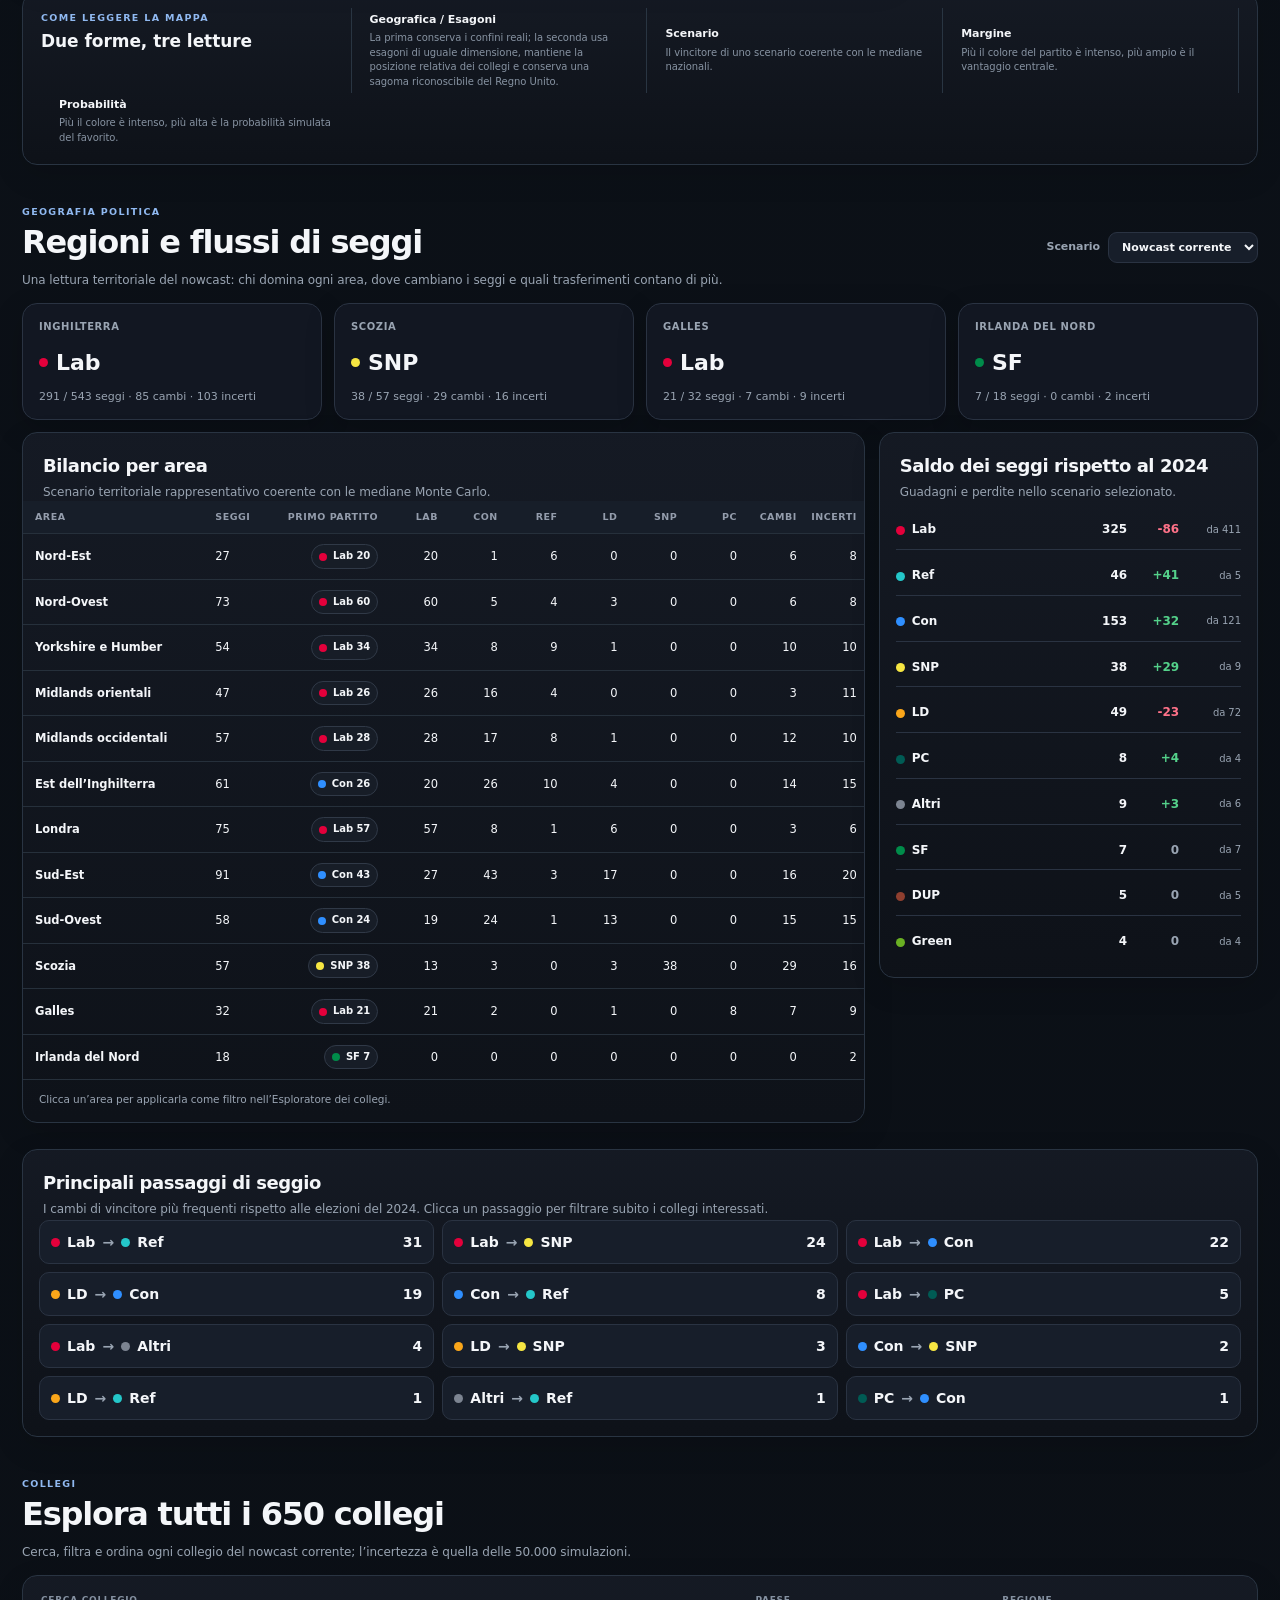
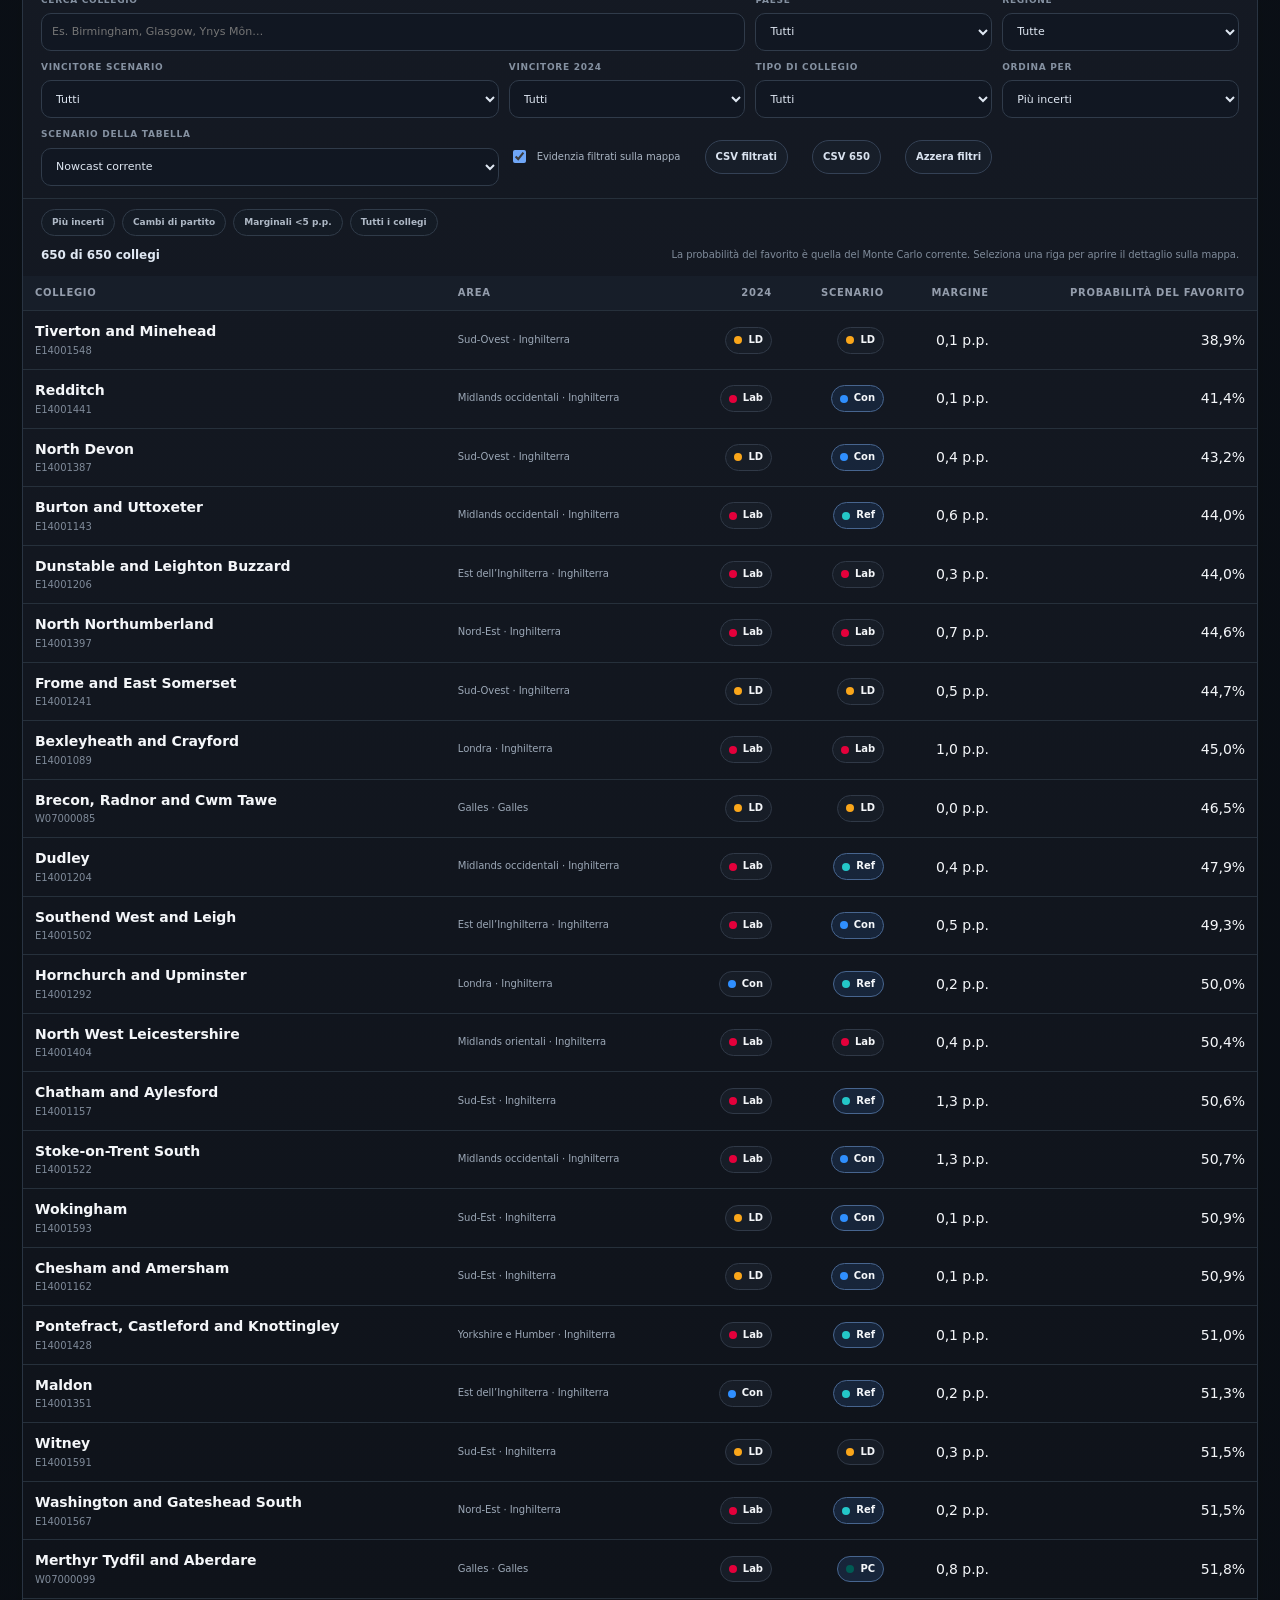
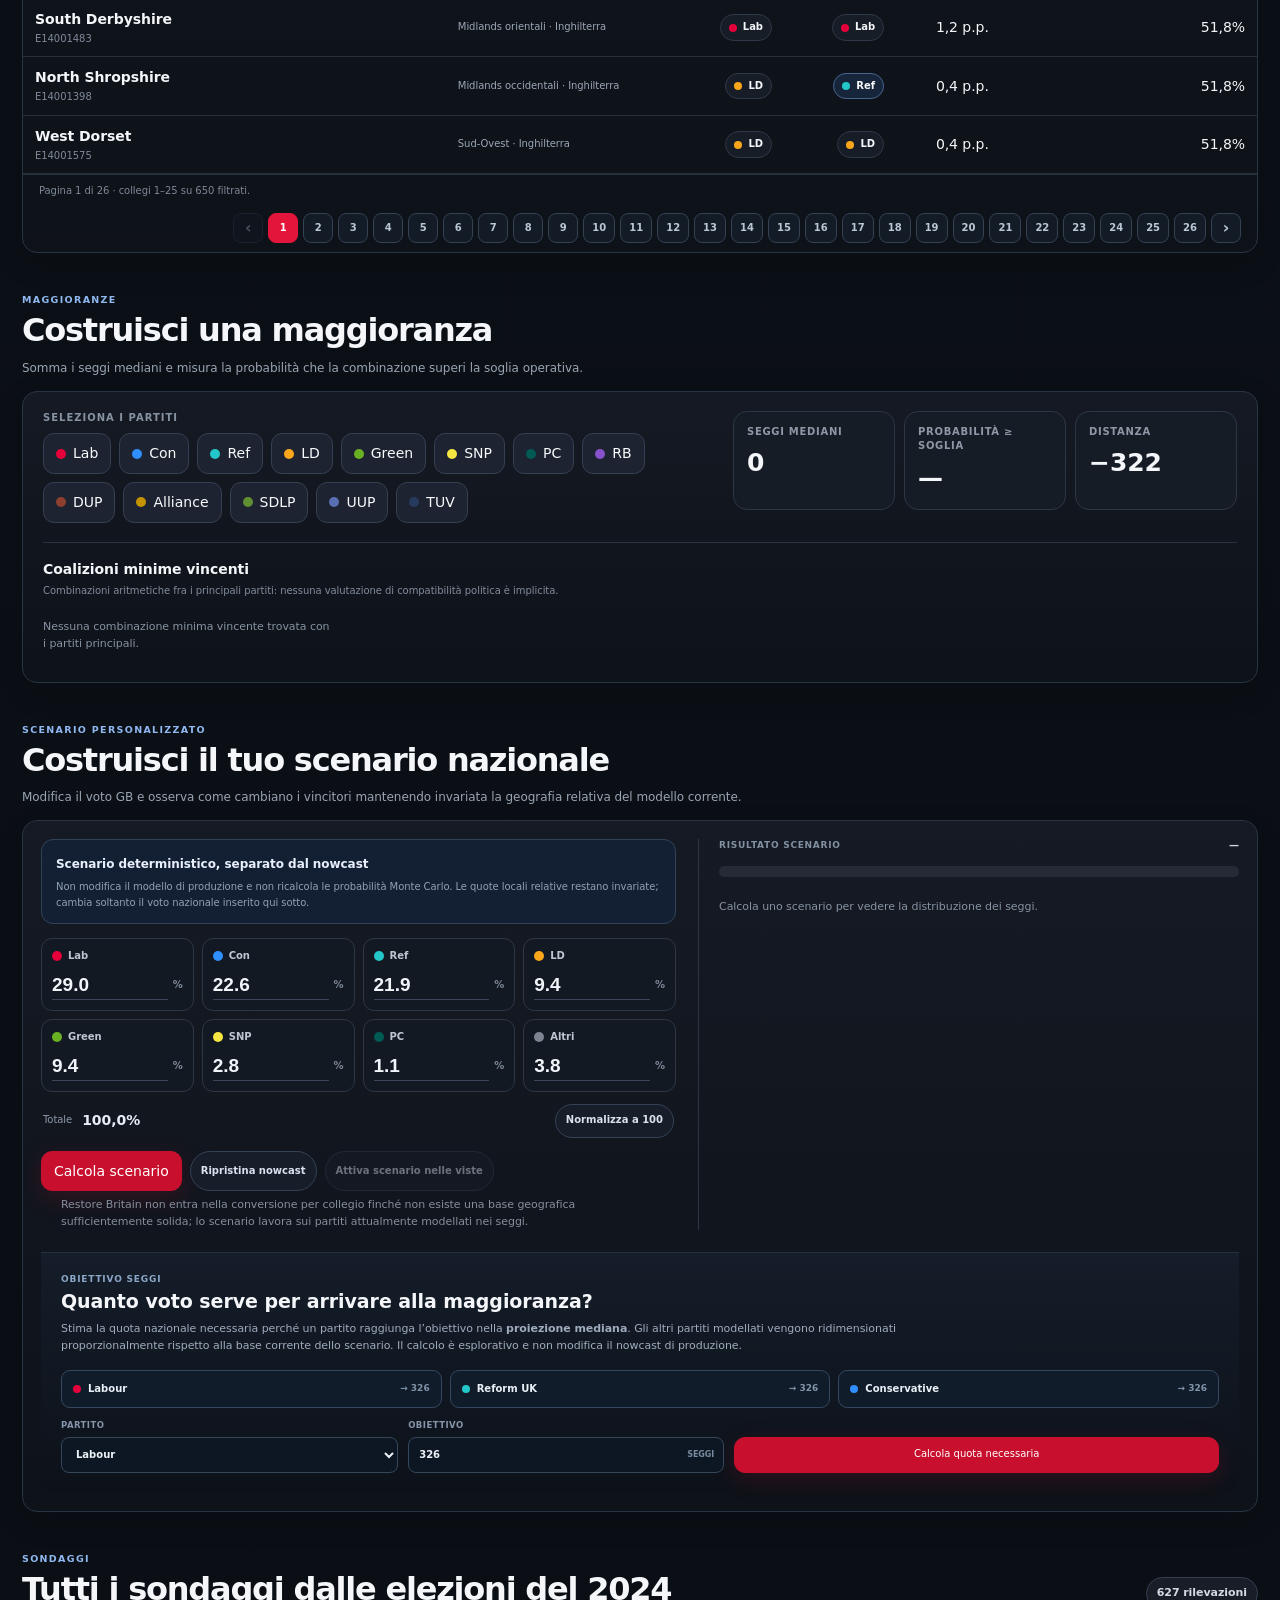
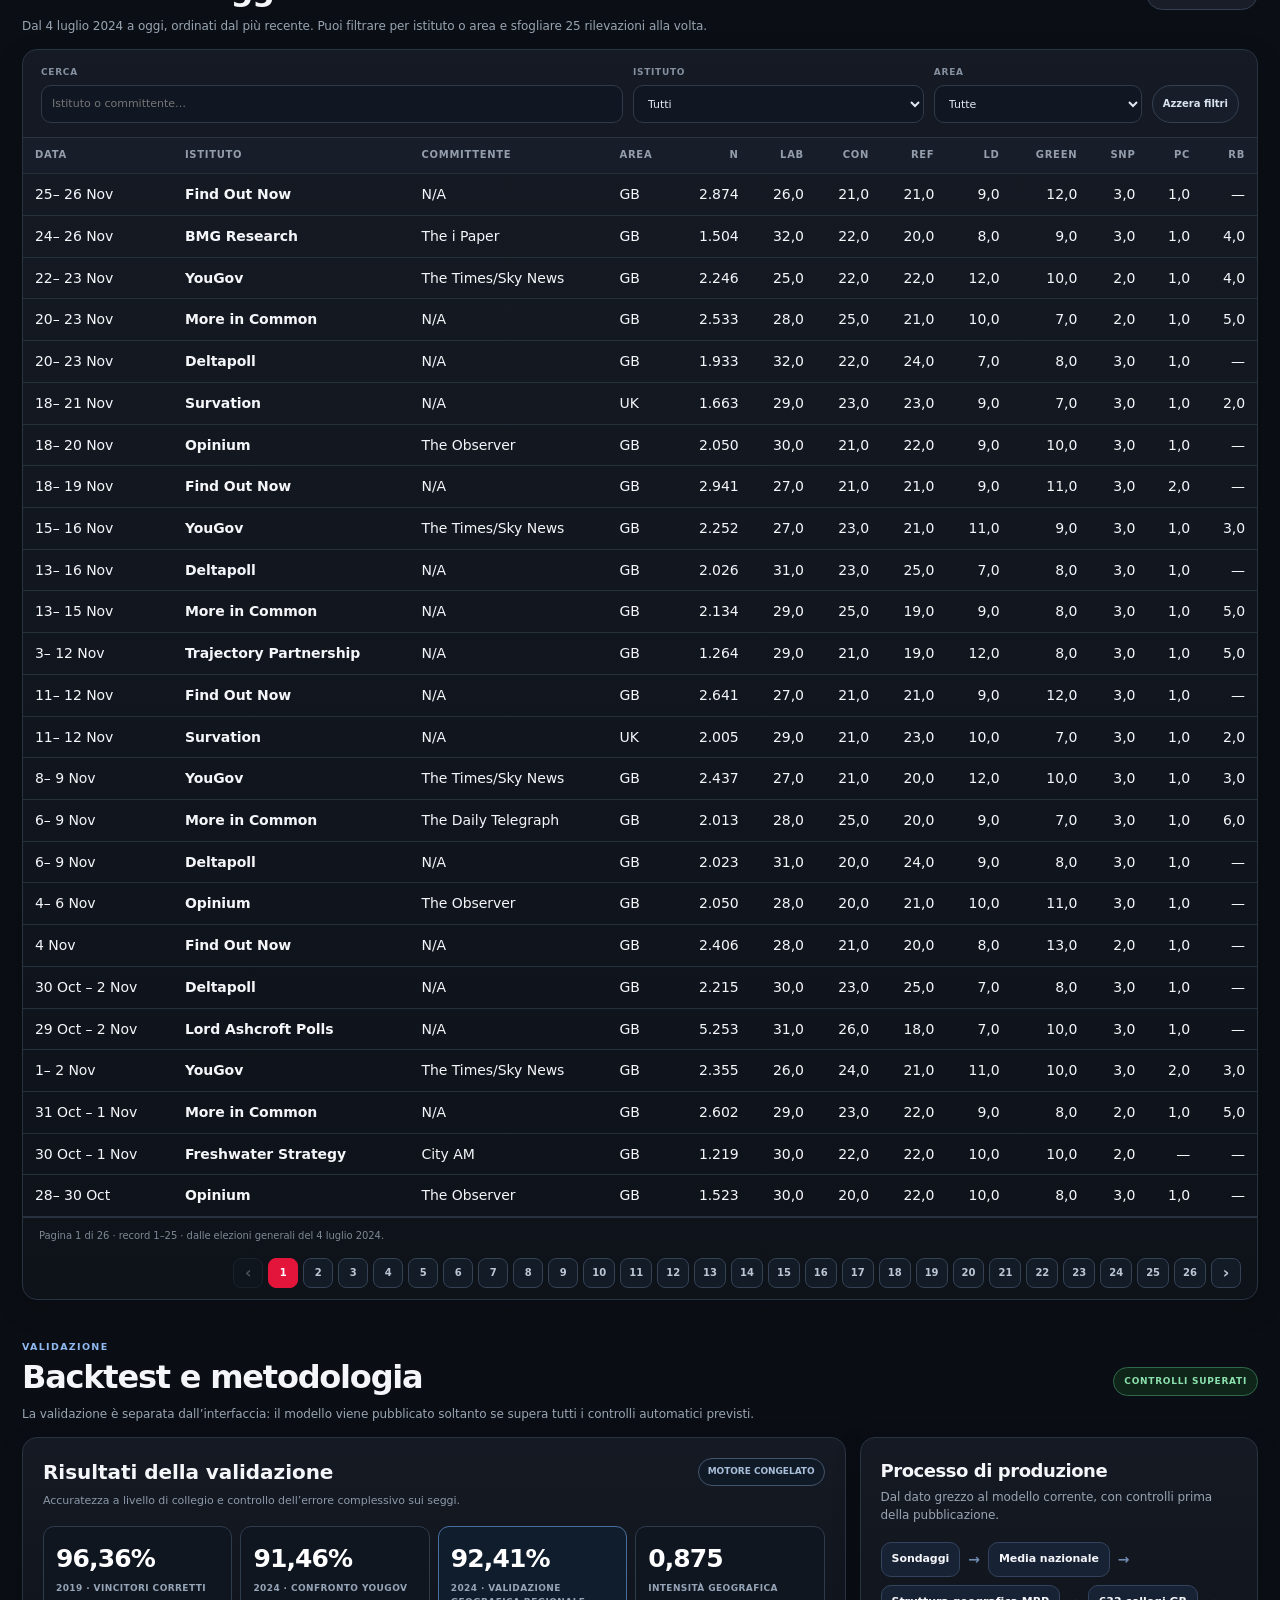
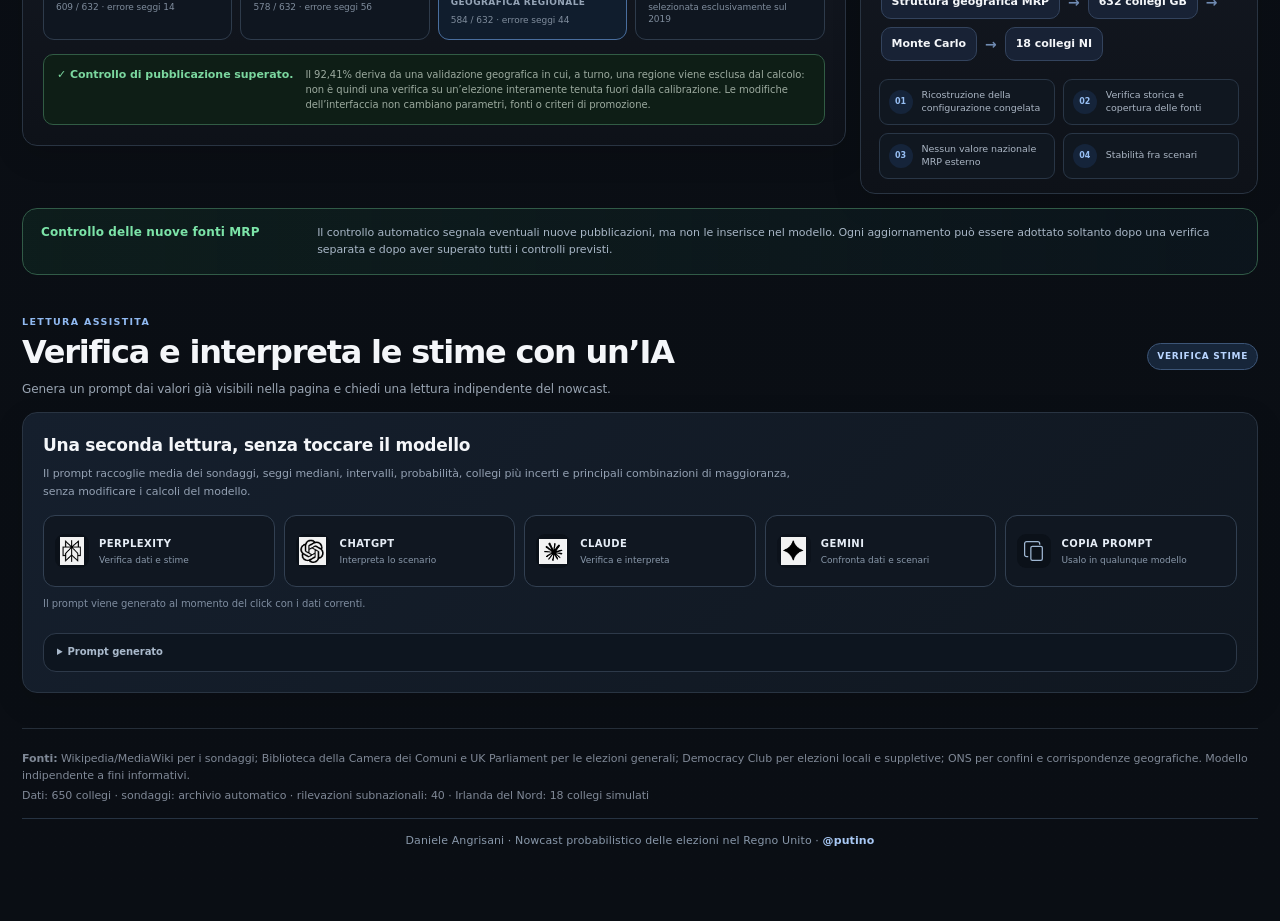
<file: share-telegram.html>
<!doctype html>
<html lang="it">
<head>
<meta charset="utf-8">
<meta name="viewport" content="width=device-width,initial-scale=1">
<title>Elezioni nel Regno Unito — Nowcast probabilistico</title>
<meta name="description" content="Riepilogo aggiornato del modello: seggi, emiciclo, sondaggi e probabilità del quadro corrente.">
<meta property="og:type" content="website">
<meta property="og:url" content="https://angrisanidj.github.io/modello-uk/share-telegram.html">
<meta property="og:title" content="Elezioni nel Regno Unito — Nowcast probabilistico">
<meta property="og:description" content="Riepilogo aggiornato del modello: seggi, emiciclo, sondaggi e probabilità del quadro corrente.">
<meta property="og:site_name" content="Daniele Angrisani · Modello elettorale UK">
<meta property="og:locale" content="it_IT">
<meta property="og:image" content="https://angrisanidj.github.io/modello-uk/social-card-uk-v2.png?v=20261126-88e43ea4">
<meta property="og:image:secure_url" content="https://angrisanidj.github.io/modello-uk/social-card-uk-v2.png?v=20261126-88e43ea4">
<meta property="og:image:type" content="image/png">
<meta property="og:image:width" content="1200">
<meta property="og:image:height" content="630">
<meta property="og:image:alt" content="Nowcast delle elezioni nel Regno Unito: emiciclo, seggi e sondaggi aggiornati dal modello.">
<meta name="twitter:card" content="summary_large_image">
<meta name="twitter:title" content="Elezioni nel Regno Unito — Nowcast probabilistico">
<meta name="twitter:description" content="Riepilogo aggiornato del modello: seggi, emiciclo, sondaggi e probabilità del quadro corrente.">
<meta name="twitter:image" content="https://angrisanidj.github.io/modello-uk/social-card-uk-v2.png?v=20261126-88e43ea4">
<meta name="twitter:image:alt" content="Nowcast delle elezioni nel Regno Unito: emiciclo, seggi e sondaggi aggiornati dal modello.">
<meta name="twitter:url" content="https://angrisanidj.github.io/modello-uk/share-telegram.html">
<link rel="canonical" href="https://angrisanidj.github.io/modello-uk/share-telegram.html">
<script>location.replace("https://angrisanidj.github.io/modello-uk/");</script>
<style>body{font-family:system-ui,-apple-system,Segoe UI,Roboto,sans-serif;background:#0a0f17;color:#eef3f8;margin:0;display:grid;place-items:center;min-height:100vh;padding:24px}.box{max-width:720px;background:#111923;border:1px solid #344255;border-radius:18px;padding:28px;box-shadow:0 12px 28px rgba(0,0,0,.25)}a{color:#9fc6ff;font-weight:800}</style>
</head>
<body><div class="box"><h1>Elezioni nel Regno Unito — Nowcast probabilistico</h1><p>Riepilogo aggiornato del modello: seggi, emiciclo, sondaggi e probabilità del quadro corrente.</p><p><a href="https://angrisanidj.github.io/modello-uk/">Apri il modello completo →</a></p></div></body>
</html>
</file>
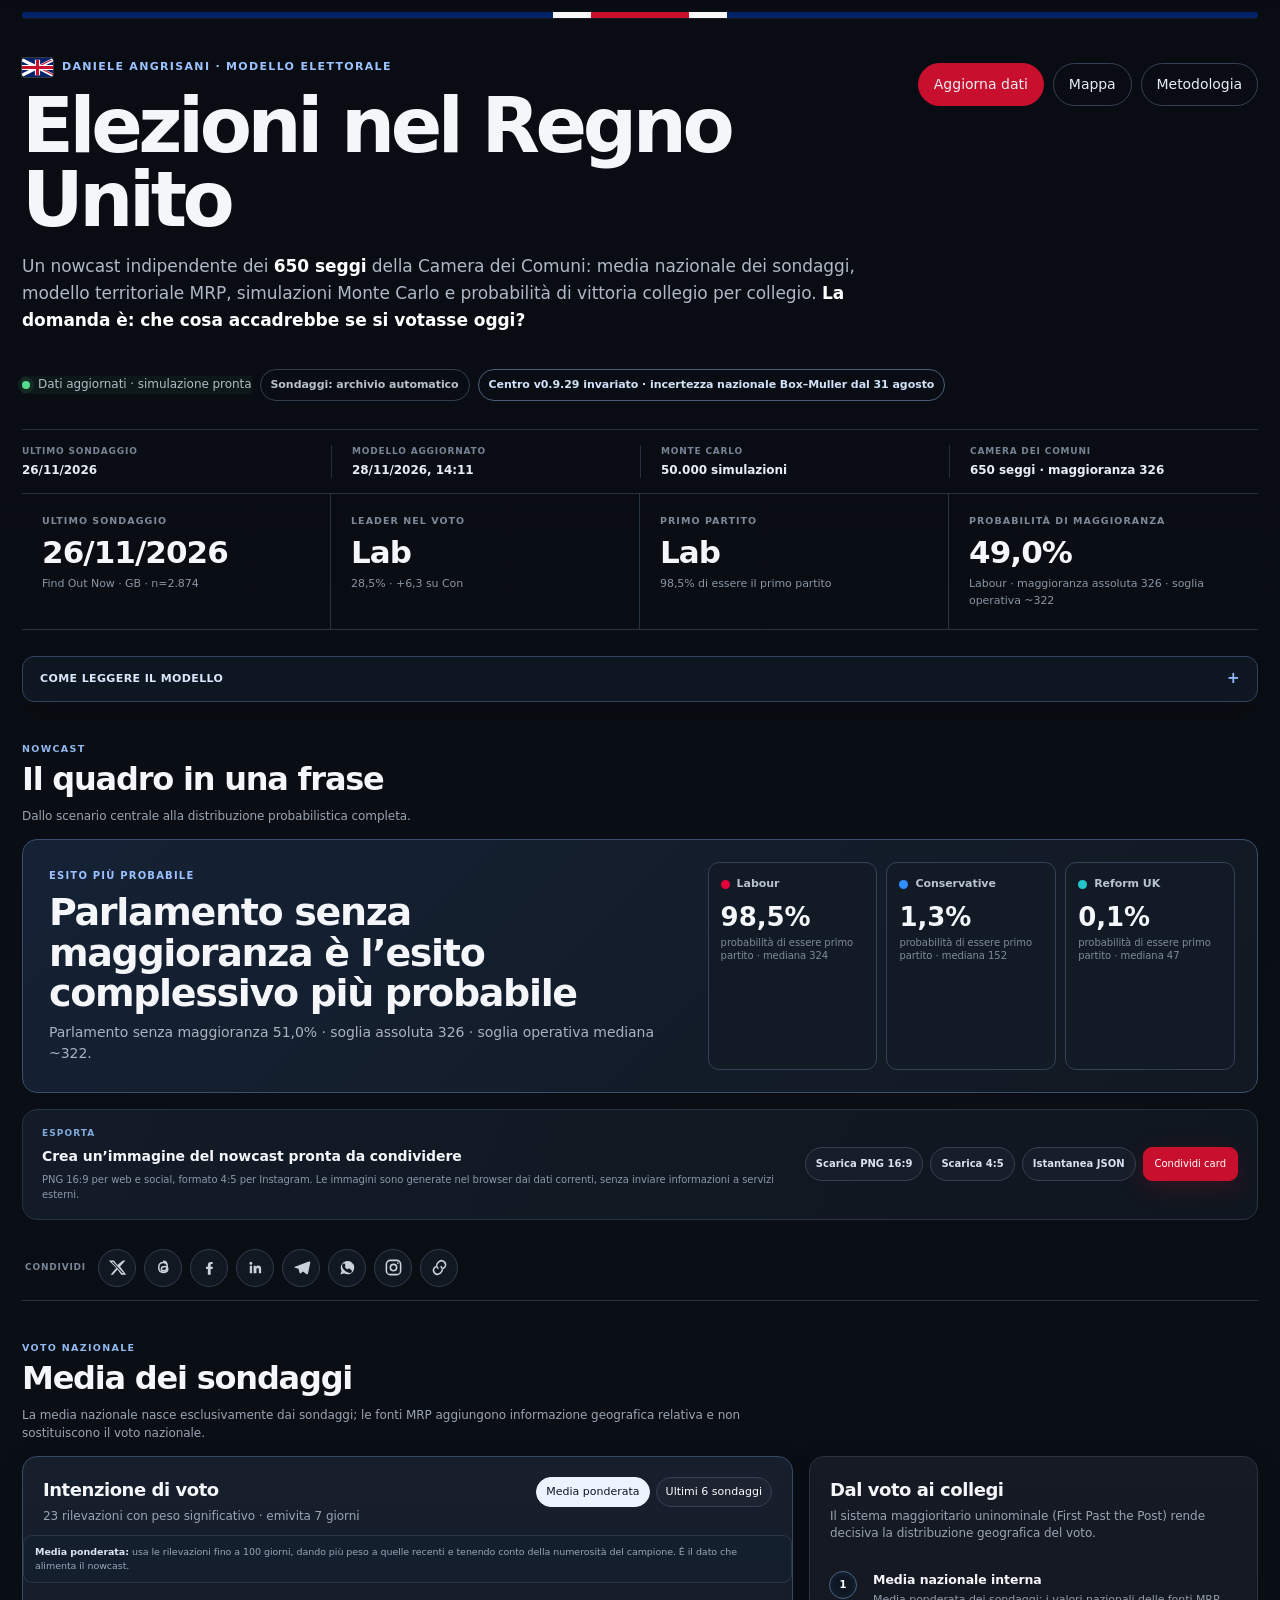
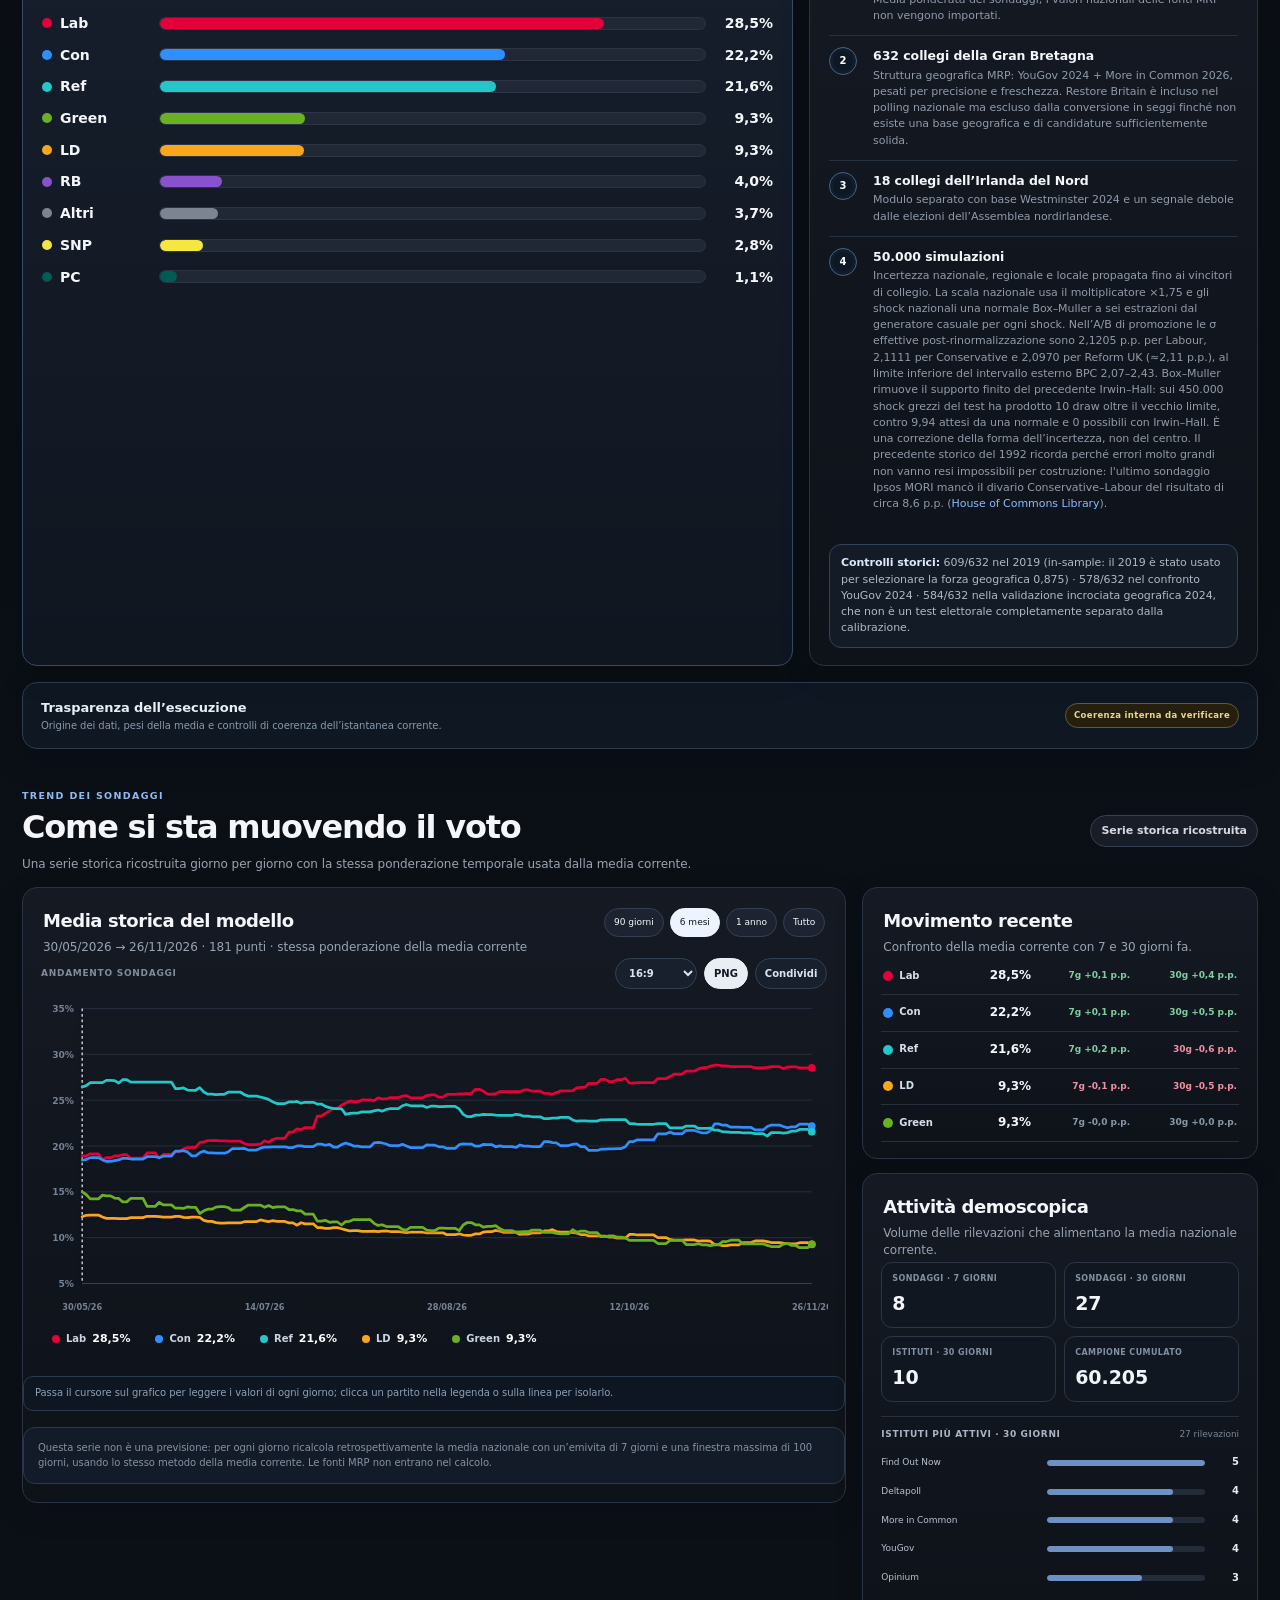
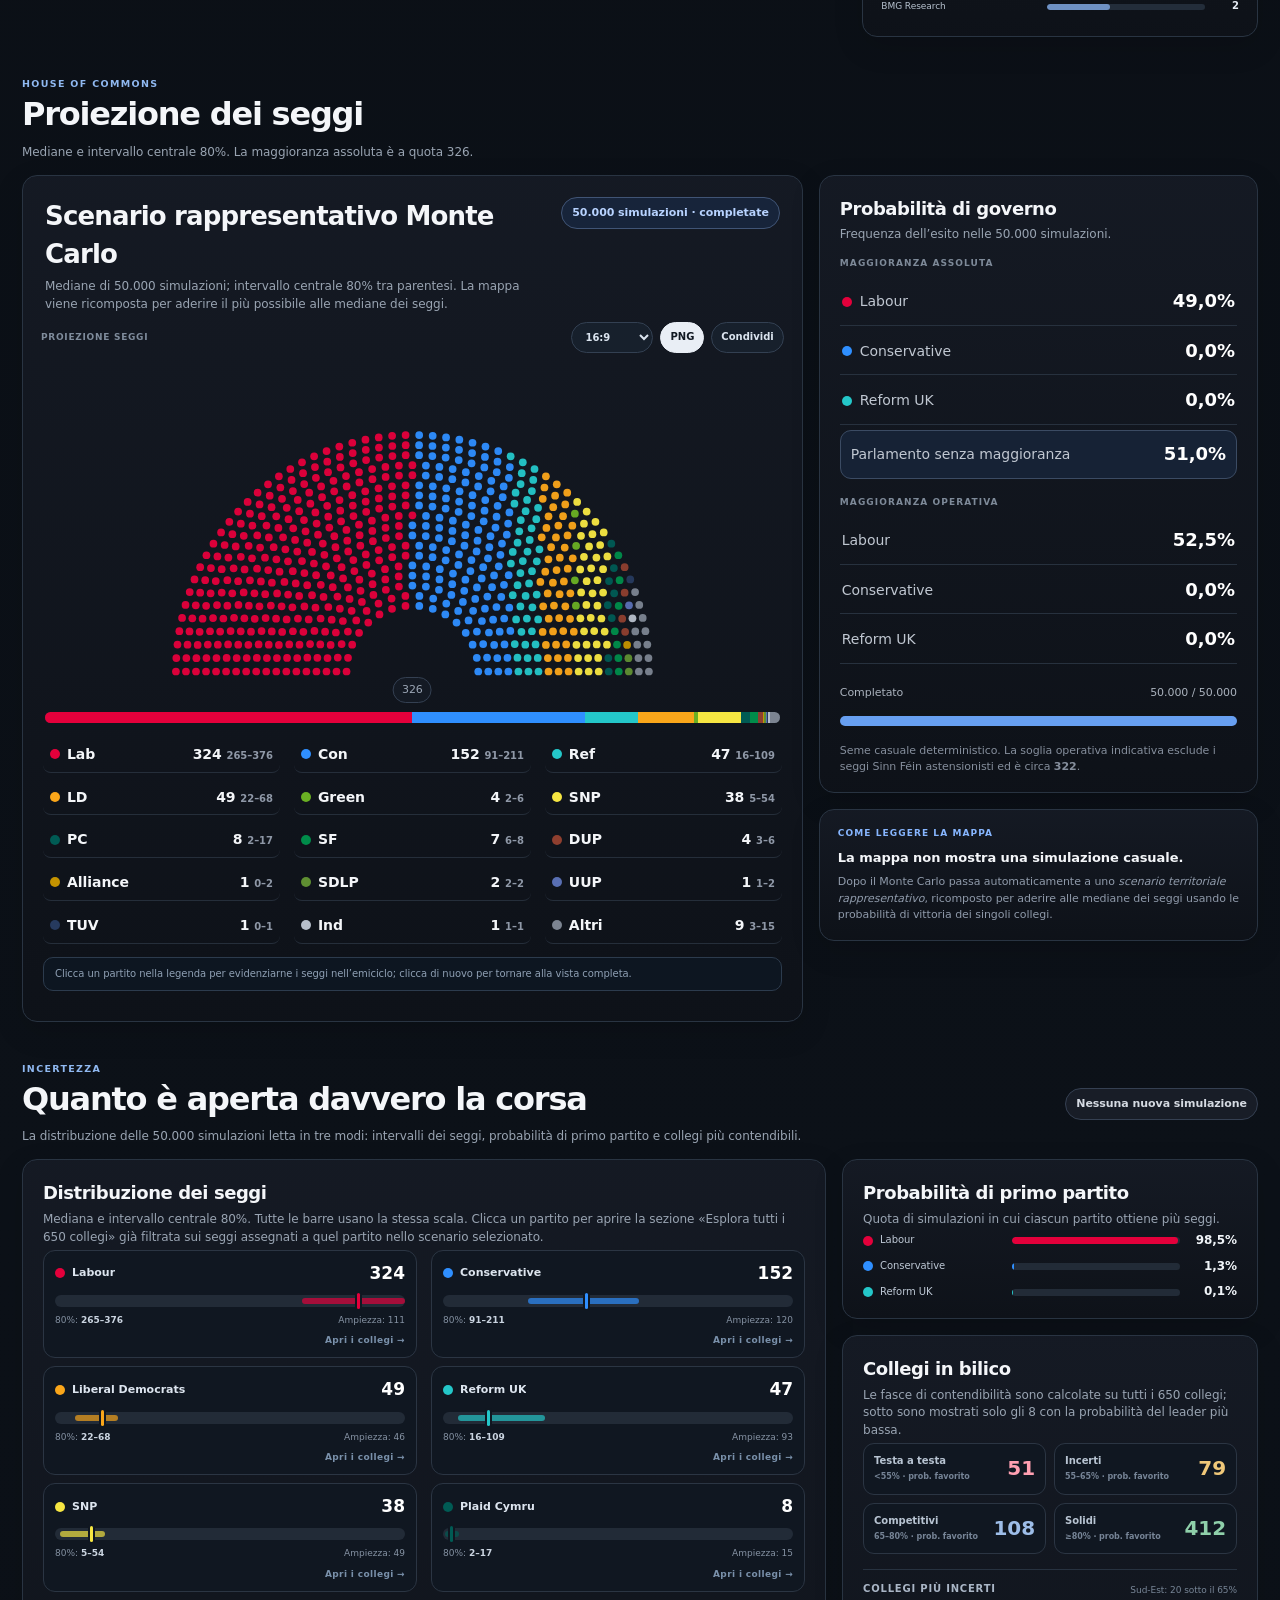
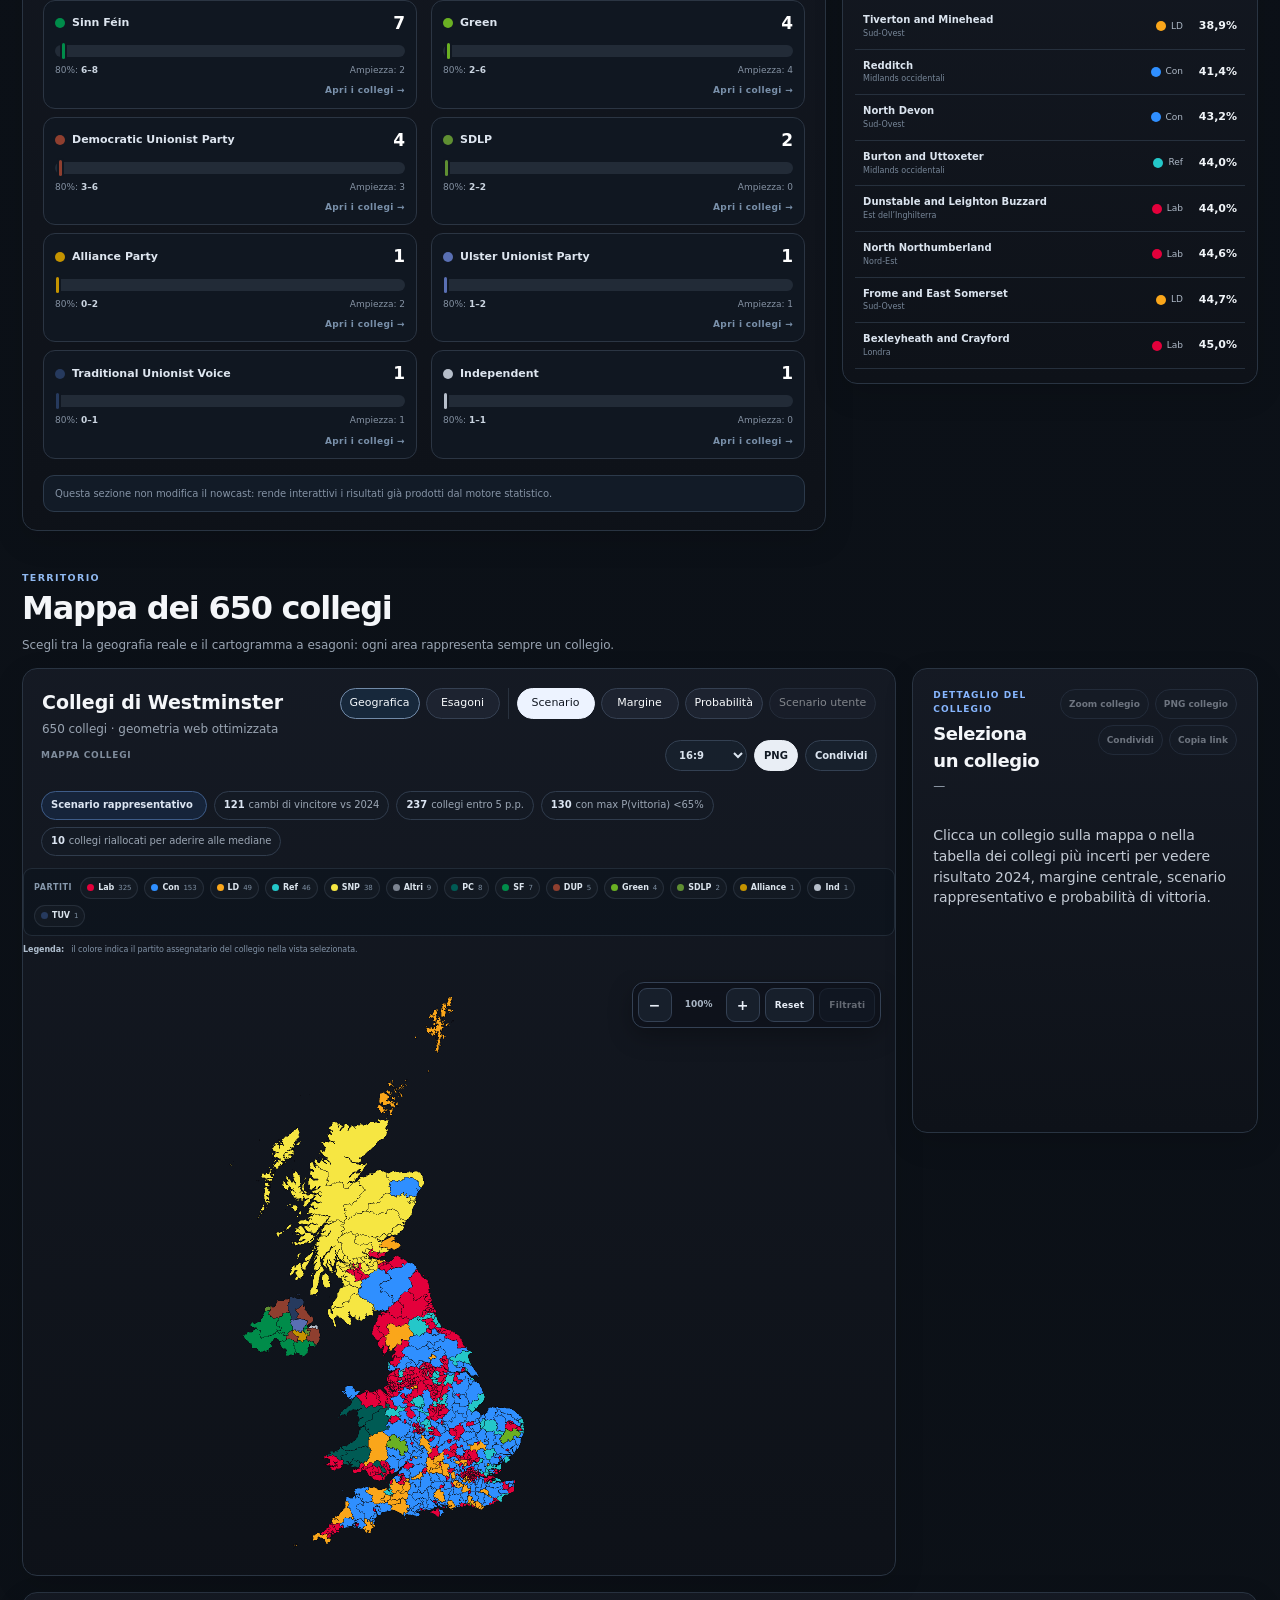
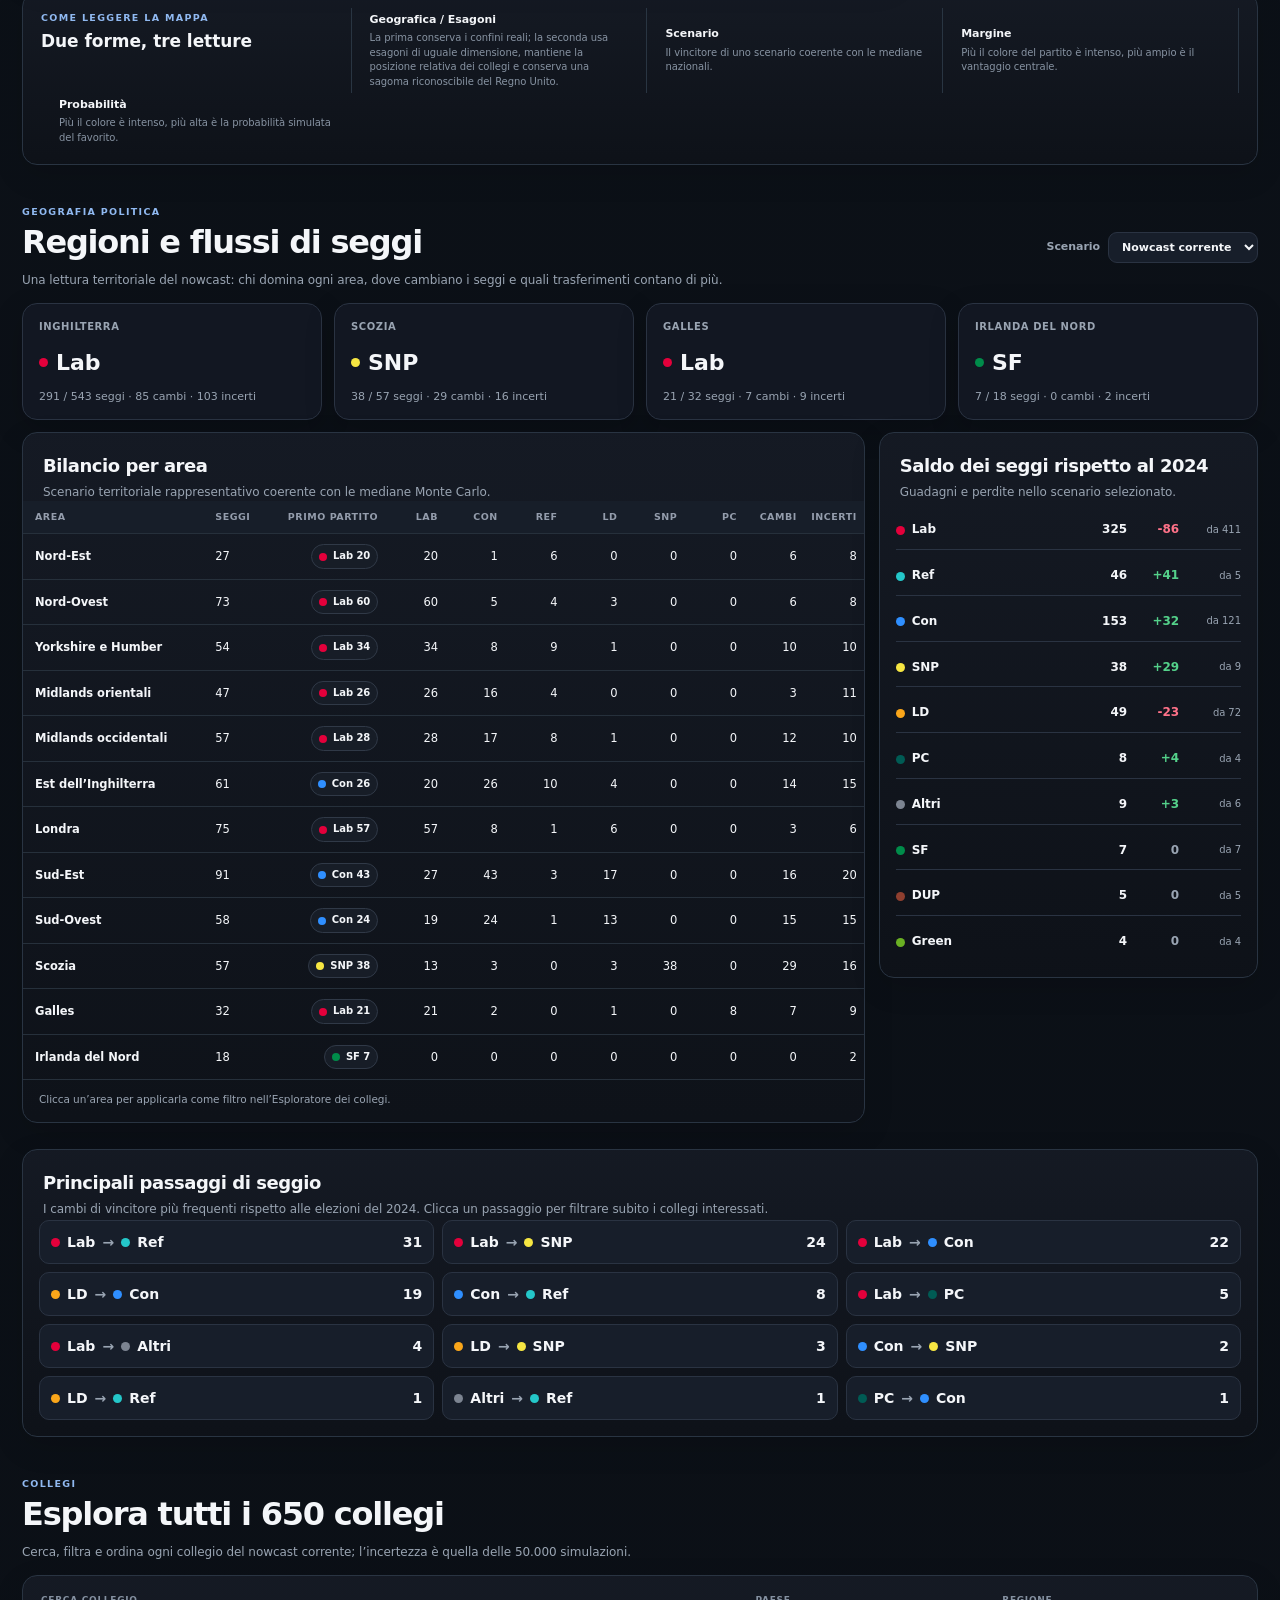
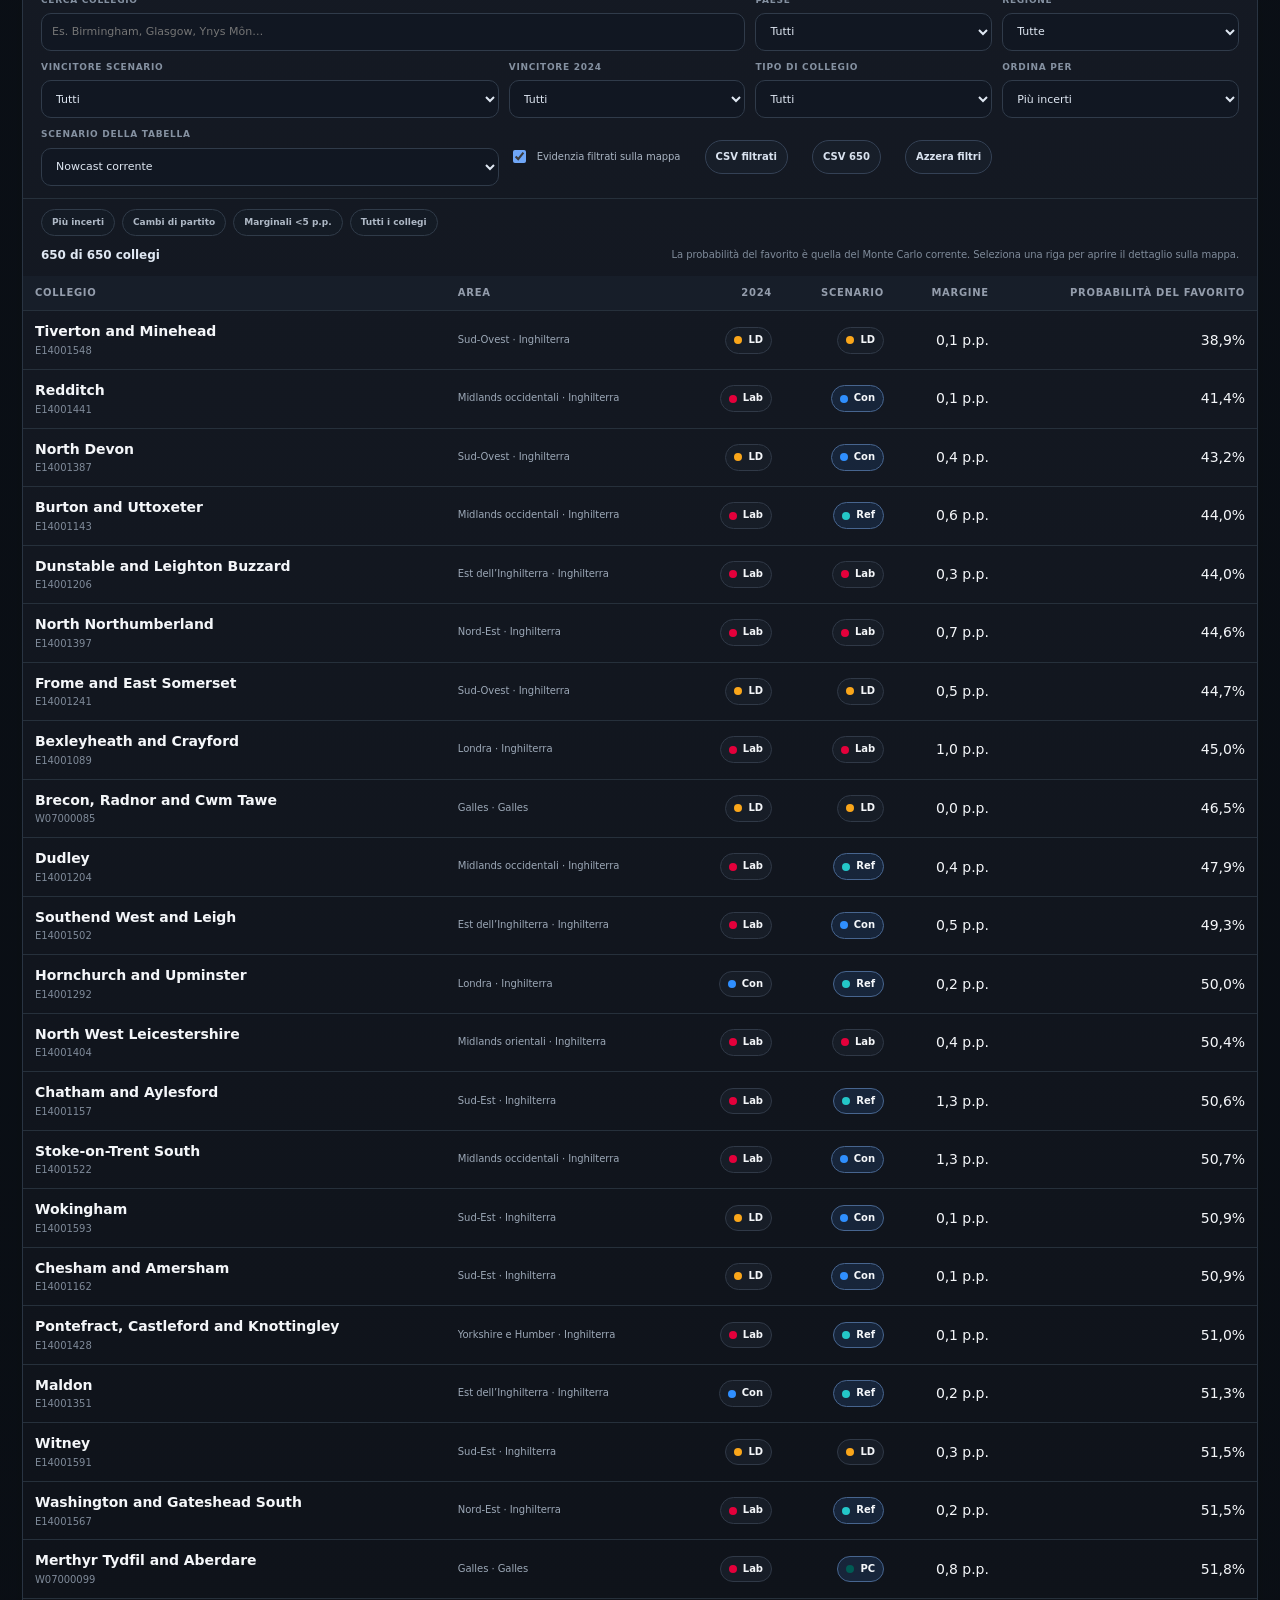
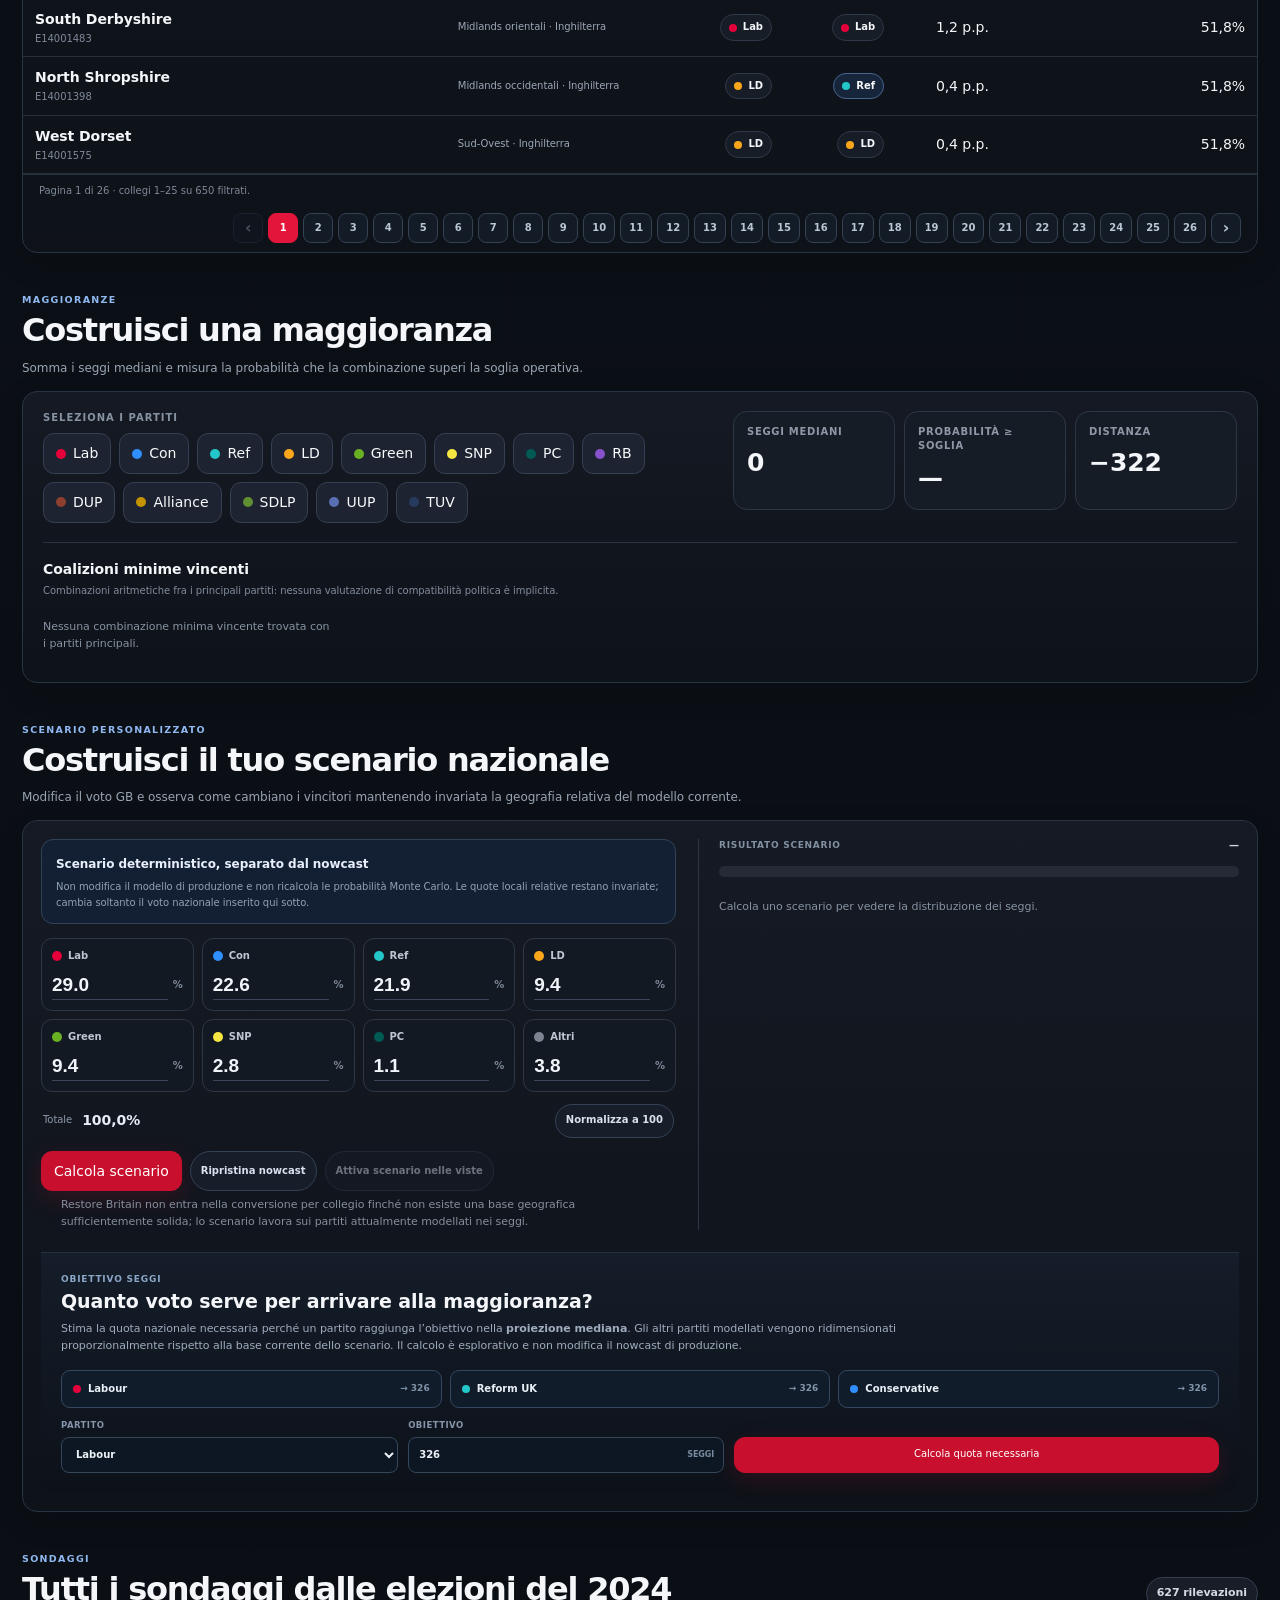
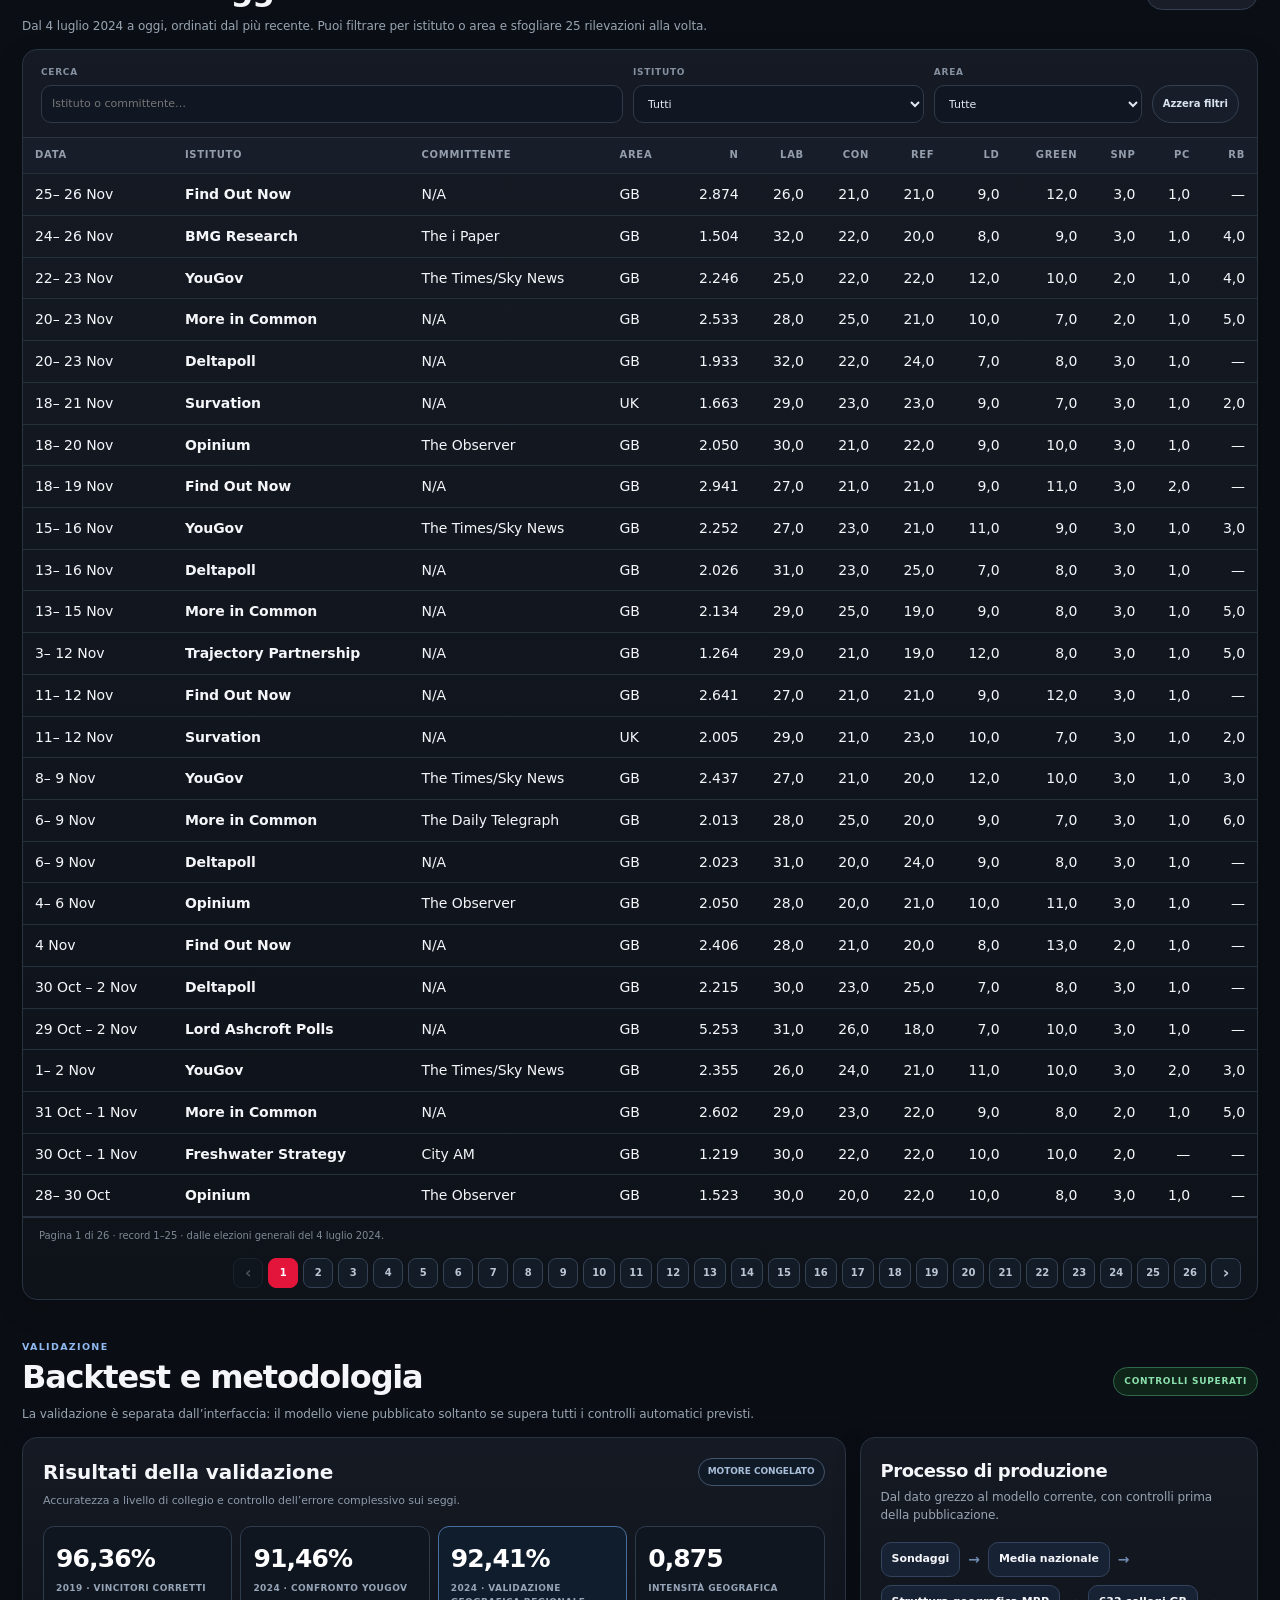
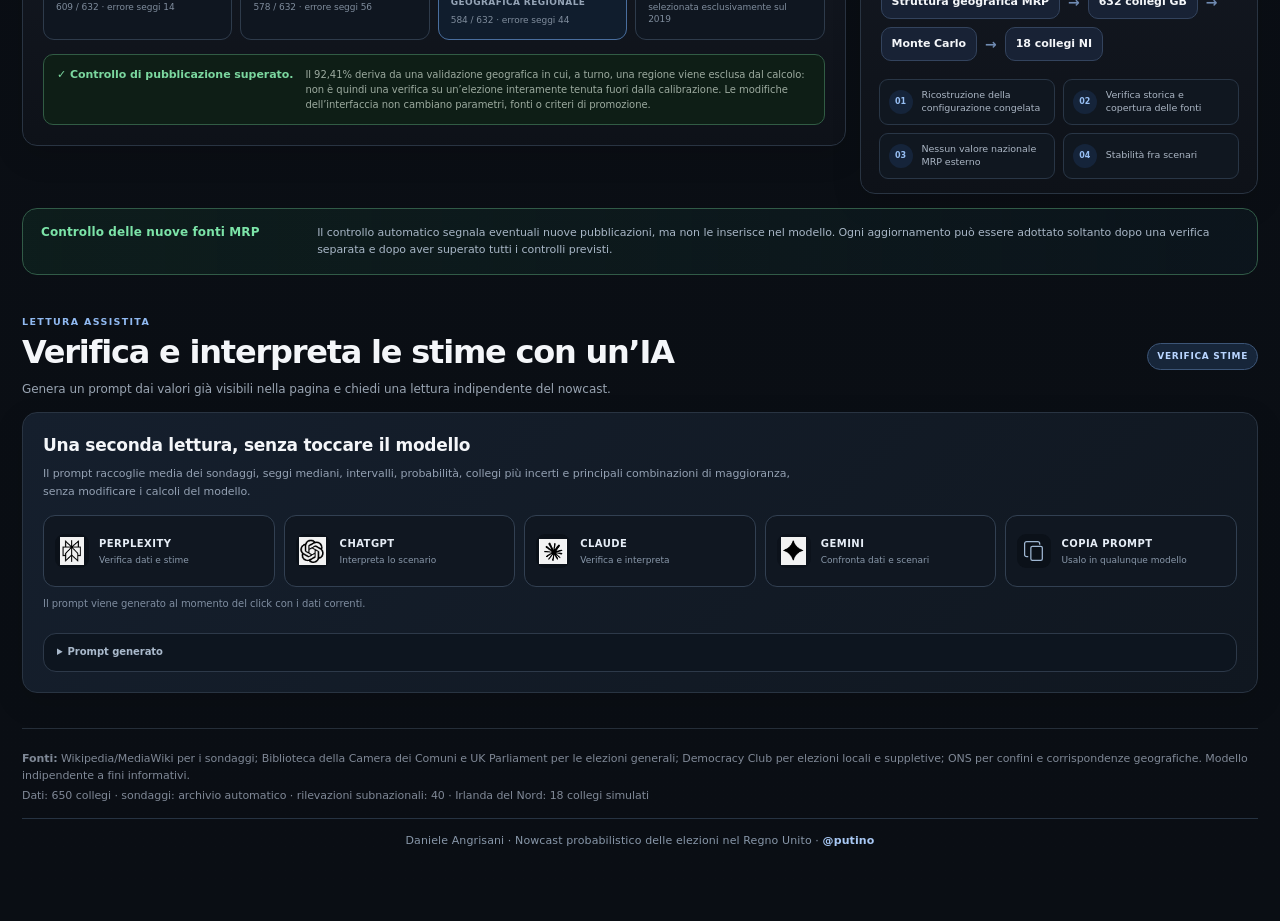
<file: share-threads.html>
<!doctype html>
<html lang="it">
<head>
<meta charset="utf-8">
<meta name="viewport" content="width=device-width,initial-scale=1">
<title>Elezioni nel Regno Unito — Nowcast probabilistico</title>
<meta name="description" content="Riepilogo aggiornato del modello: seggi, emiciclo, sondaggi e probabilità del quadro corrente.">
<meta property="og:type" content="website">
<meta property="og:url" content="https://angrisanidj.github.io/modello-uk/share-threads.html">
<meta property="og:title" content="Elezioni nel Regno Unito — Nowcast probabilistico">
<meta property="og:description" content="Riepilogo aggiornato del modello: seggi, emiciclo, sondaggi e probabilità del quadro corrente.">
<meta property="og:site_name" content="Daniele Angrisani · Modello elettorale UK">
<meta property="og:locale" content="it_IT">
<meta property="og:image" content="https://angrisanidj.github.io/modello-uk/social-card-uk-v2.png?v=20261126-88e43ea4">
<meta property="og:image:secure_url" content="https://angrisanidj.github.io/modello-uk/social-card-uk-v2.png?v=20261126-88e43ea4">
<meta property="og:image:type" content="image/png">
<meta property="og:image:width" content="1200">
<meta property="og:image:height" content="630">
<meta property="og:image:alt" content="Nowcast delle elezioni nel Regno Unito: emiciclo, seggi e sondaggi aggiornati dal modello.">
<meta name="twitter:card" content="summary_large_image">
<meta name="twitter:title" content="Elezioni nel Regno Unito — Nowcast probabilistico">
<meta name="twitter:description" content="Riepilogo aggiornato del modello: seggi, emiciclo, sondaggi e probabilità del quadro corrente.">
<meta name="twitter:image" content="https://angrisanidj.github.io/modello-uk/social-card-uk-v2.png?v=20261126-88e43ea4">
<meta name="twitter:image:alt" content="Nowcast delle elezioni nel Regno Unito: emiciclo, seggi e sondaggi aggiornati dal modello.">
<meta name="twitter:url" content="https://angrisanidj.github.io/modello-uk/share-threads.html">
<link rel="canonical" href="https://angrisanidj.github.io/modello-uk/share-threads.html">
<script>location.replace("https://angrisanidj.github.io/modello-uk/");</script>
<style>body{font-family:system-ui,-apple-system,Segoe UI,Roboto,sans-serif;background:#0a0f17;color:#eef3f8;margin:0;display:grid;place-items:center;min-height:100vh;padding:24px}.box{max-width:720px;background:#111923;border:1px solid #344255;border-radius:18px;padding:28px;box-shadow:0 12px 28px rgba(0,0,0,.25)}a{color:#9fc6ff;font-weight:800}</style>
</head>
<body><div class="box"><h1>Elezioni nel Regno Unito — Nowcast probabilistico</h1><p>Riepilogo aggiornato del modello: seggi, emiciclo, sondaggi e probabilità del quadro corrente.</p><p><a href="https://angrisanidj.github.io/modello-uk/">Apri il modello completo →</a></p></div></body>
</html>
</file>
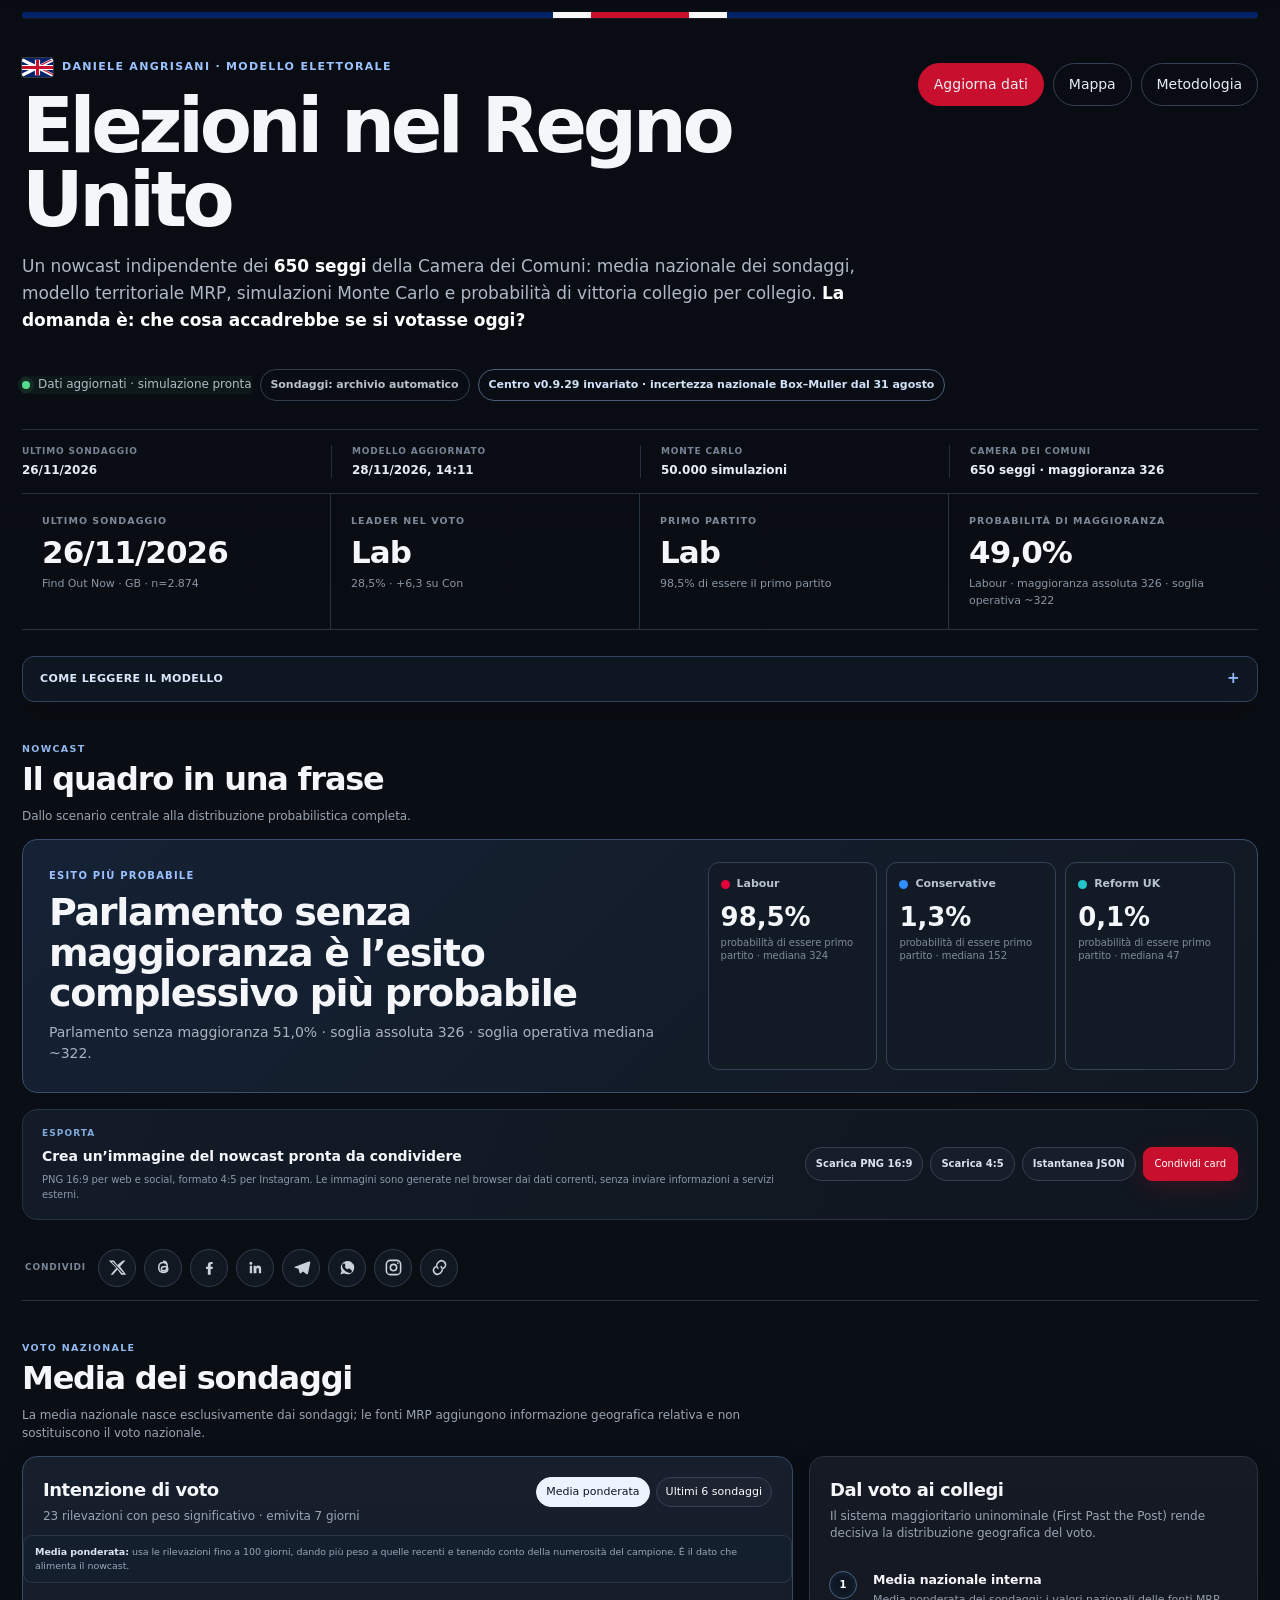
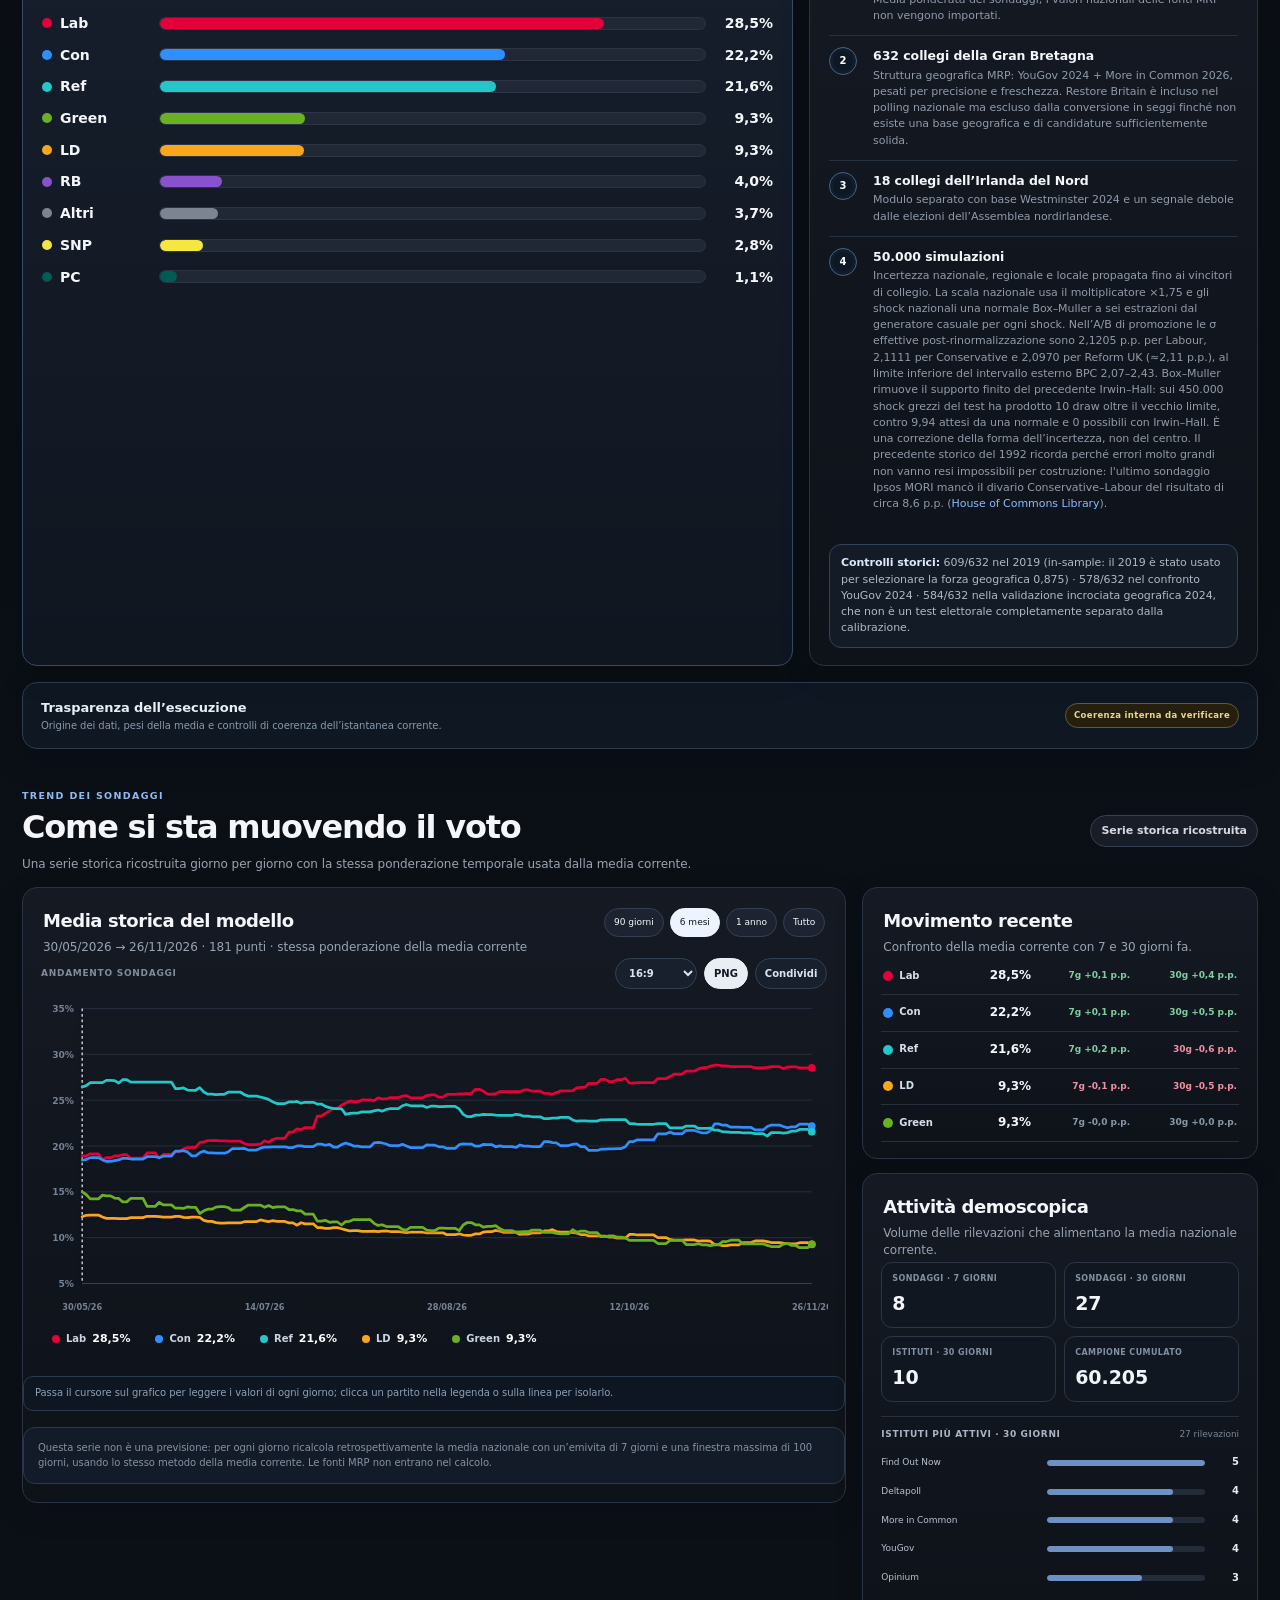
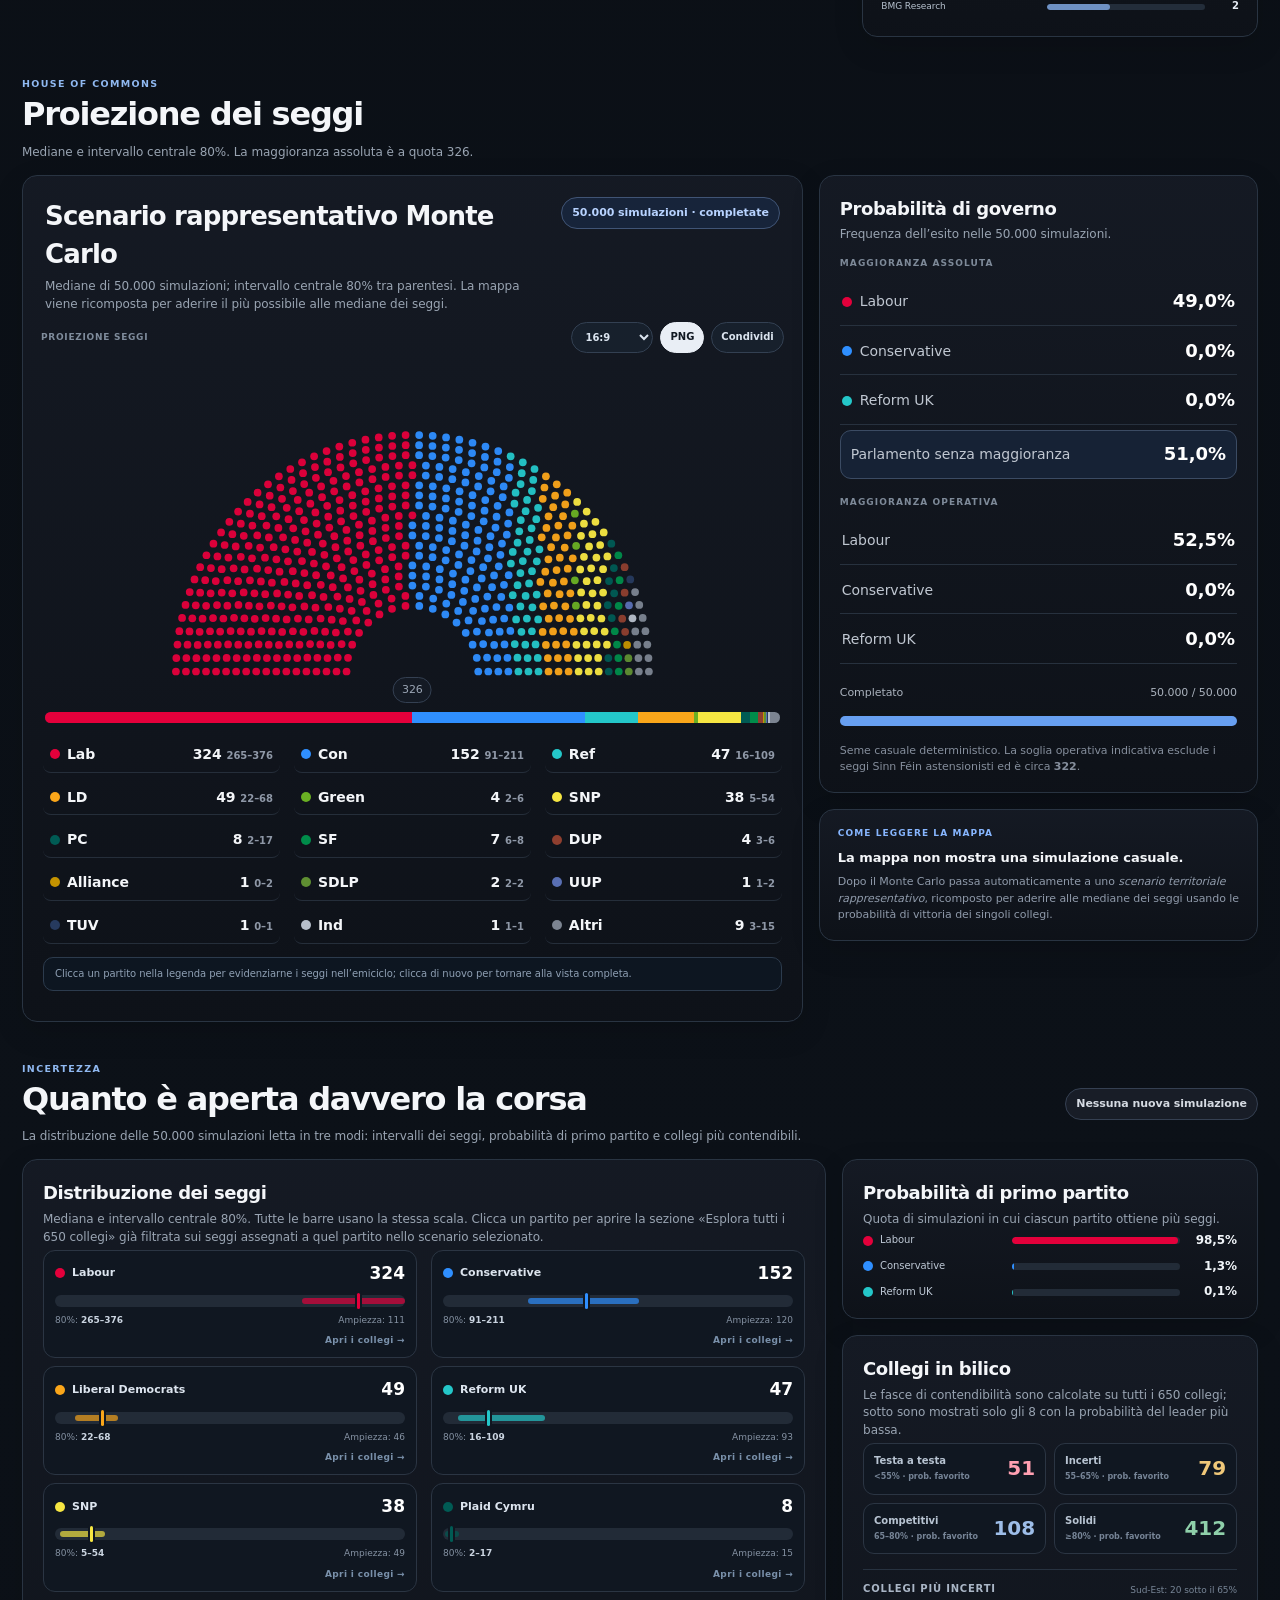
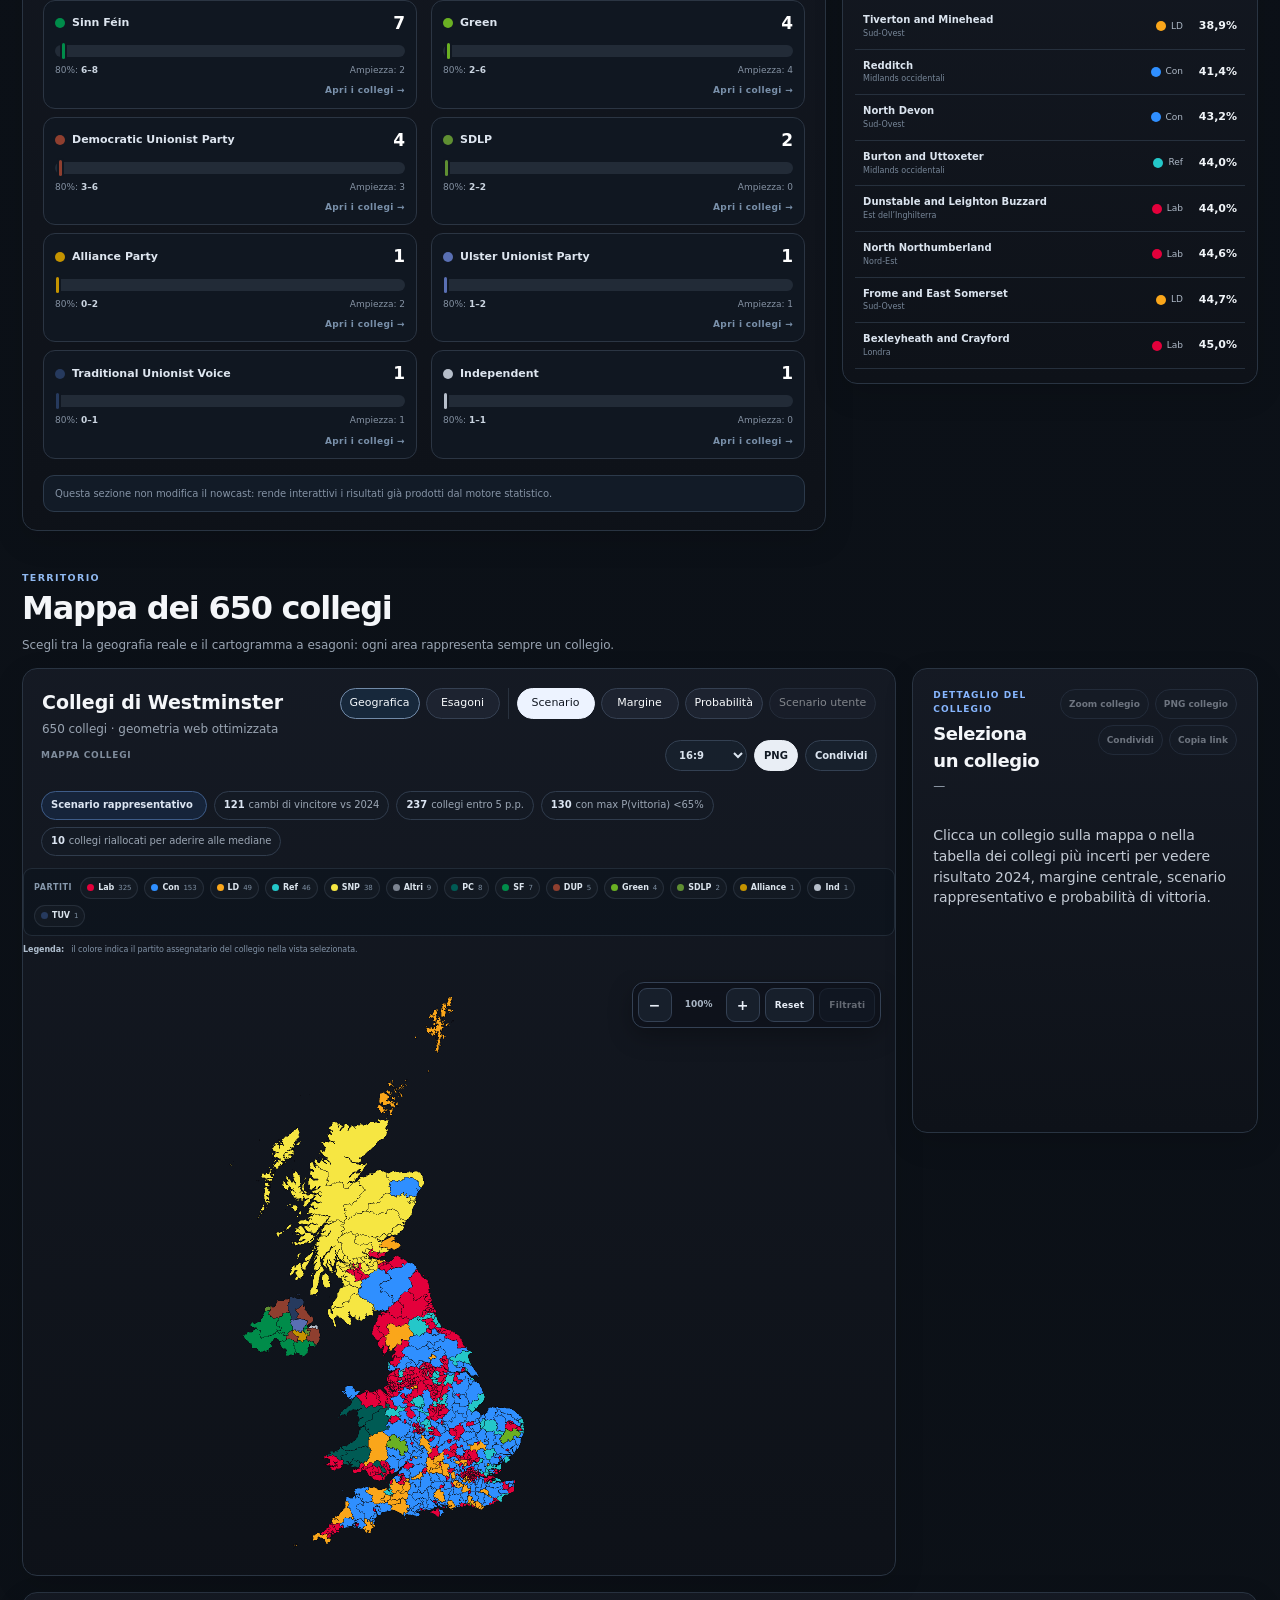
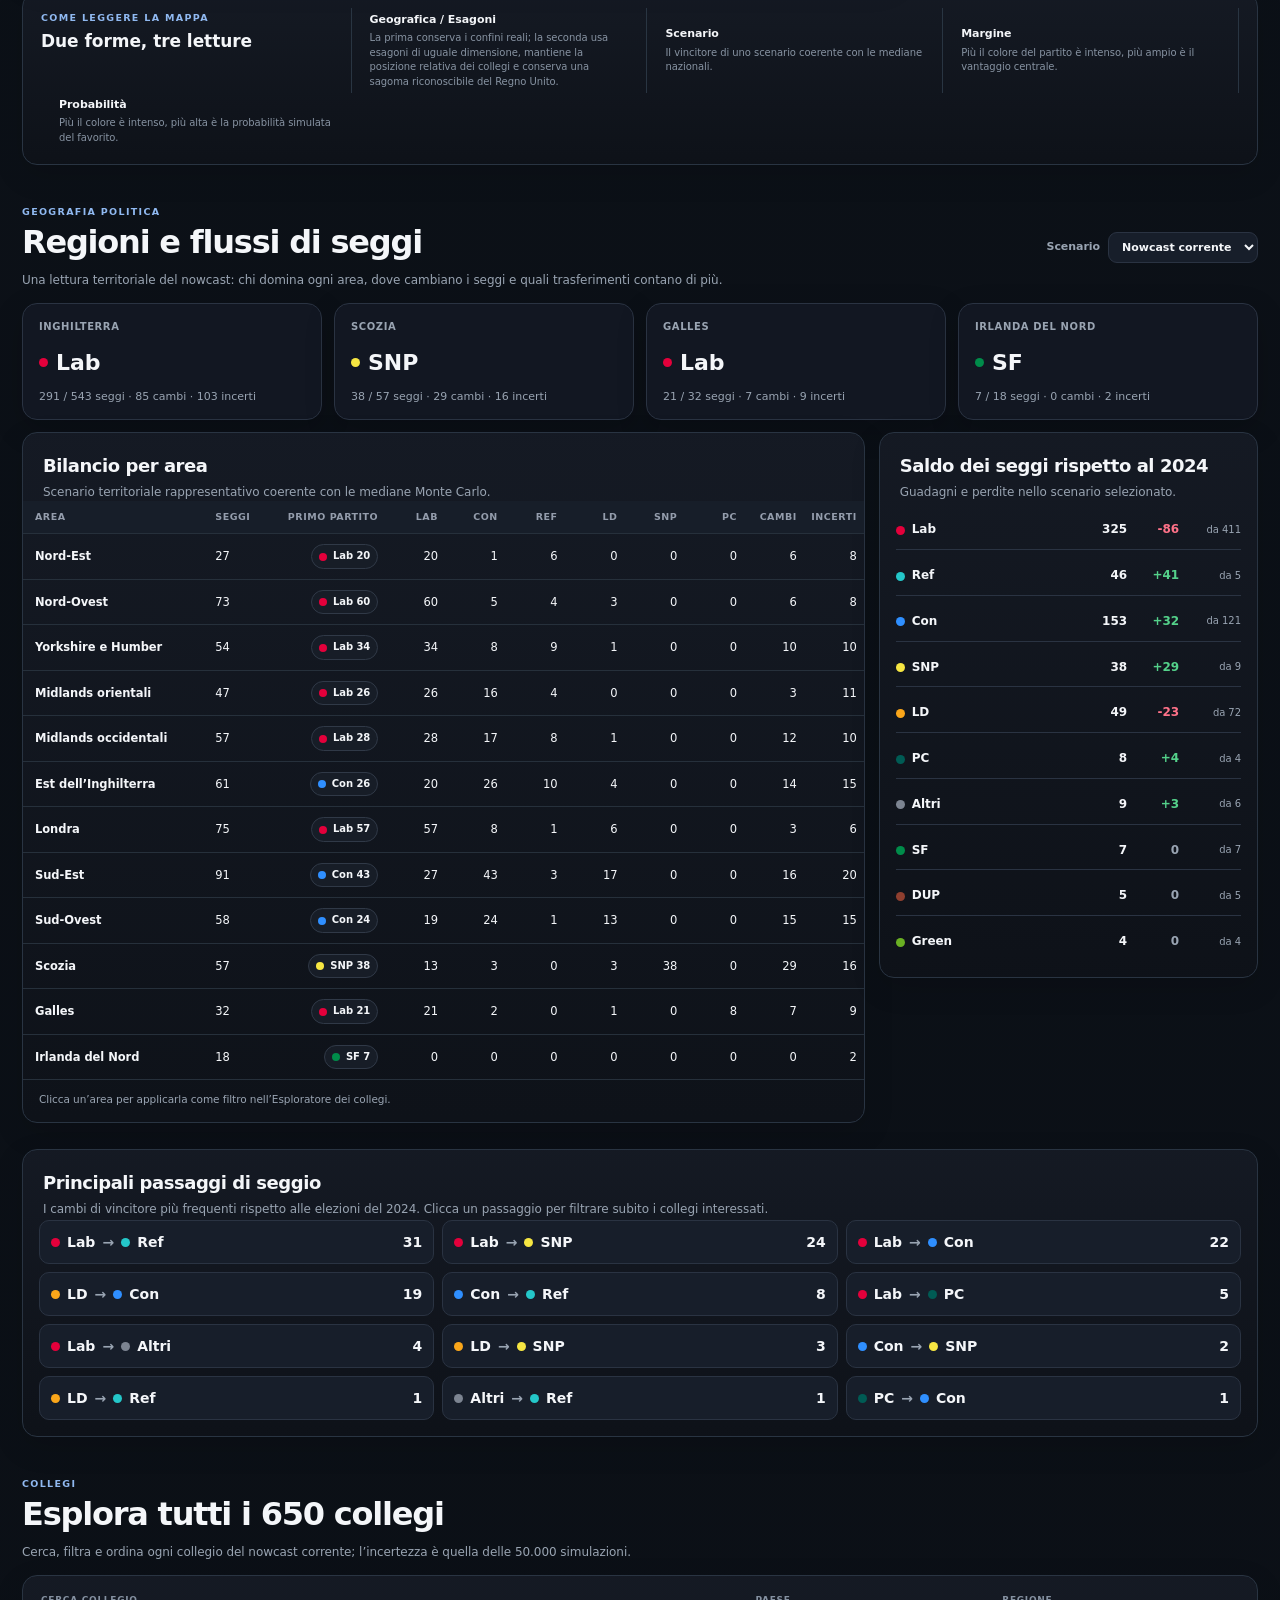
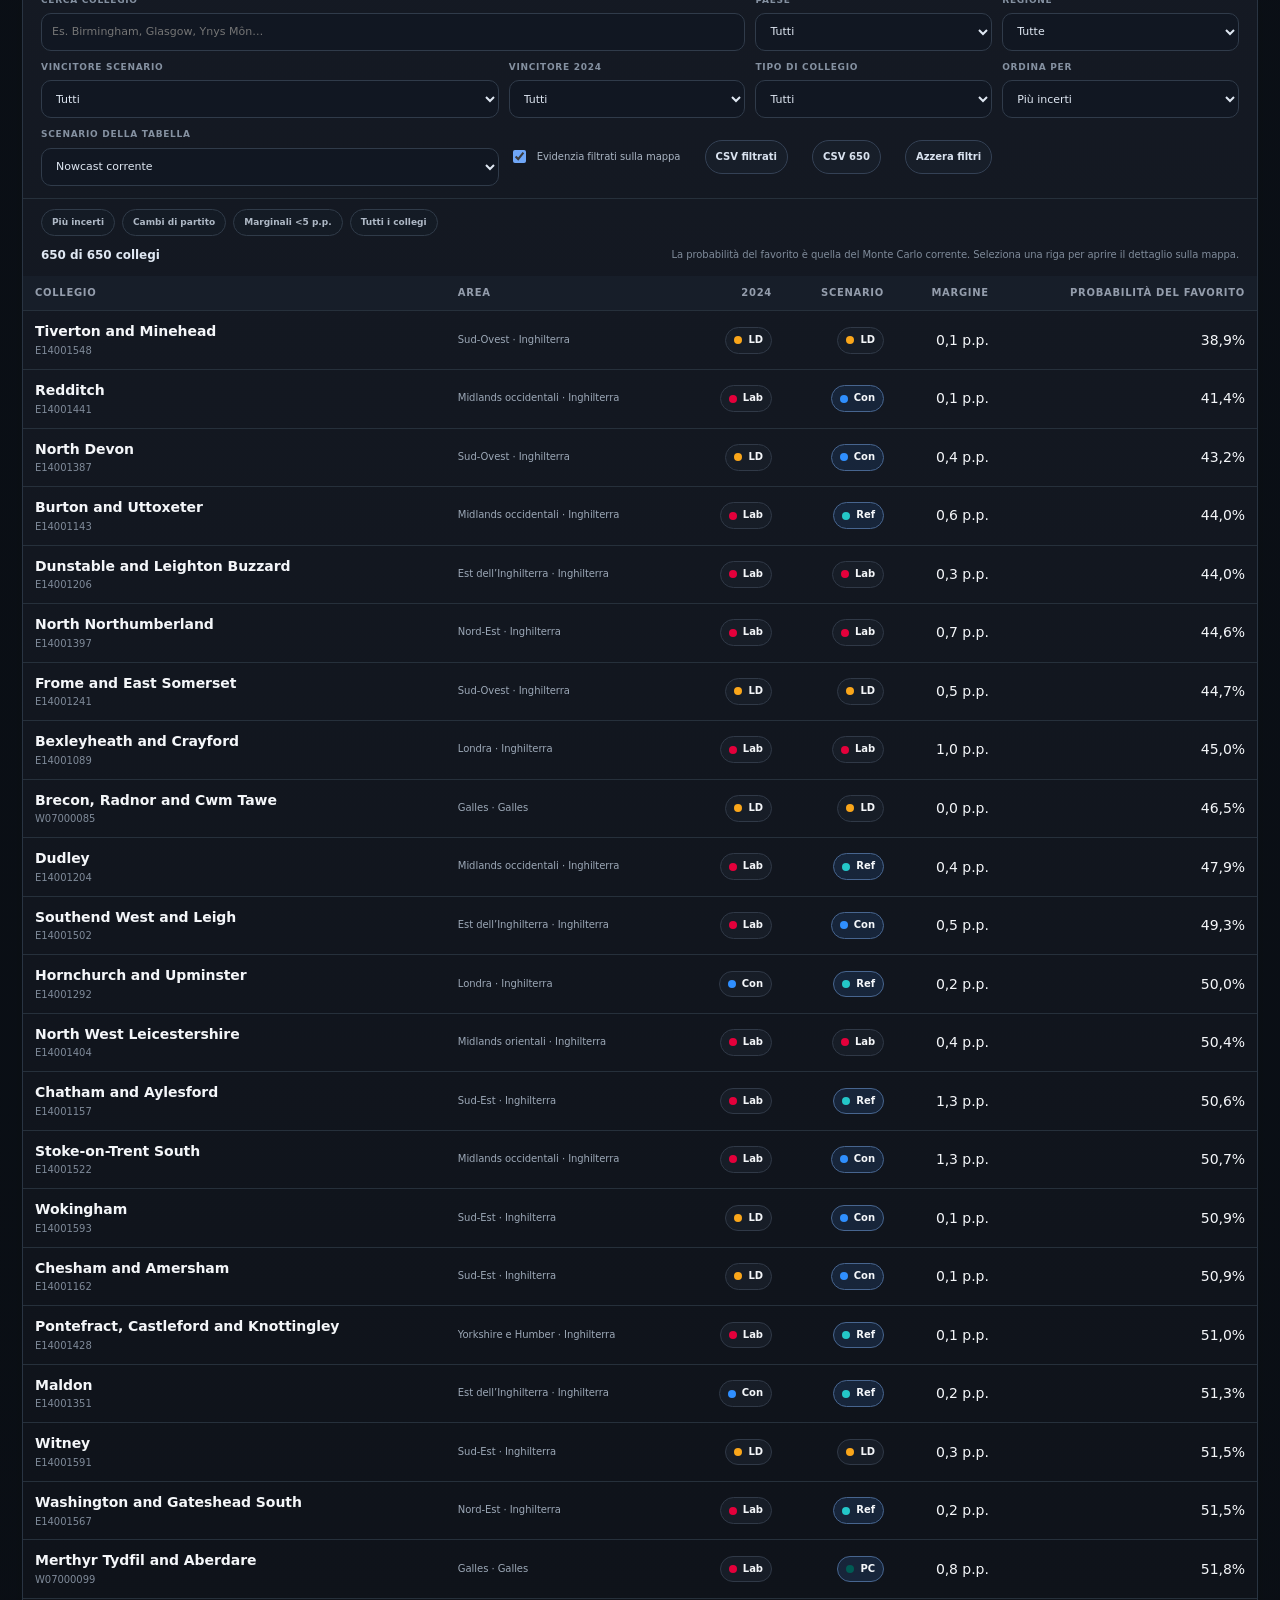
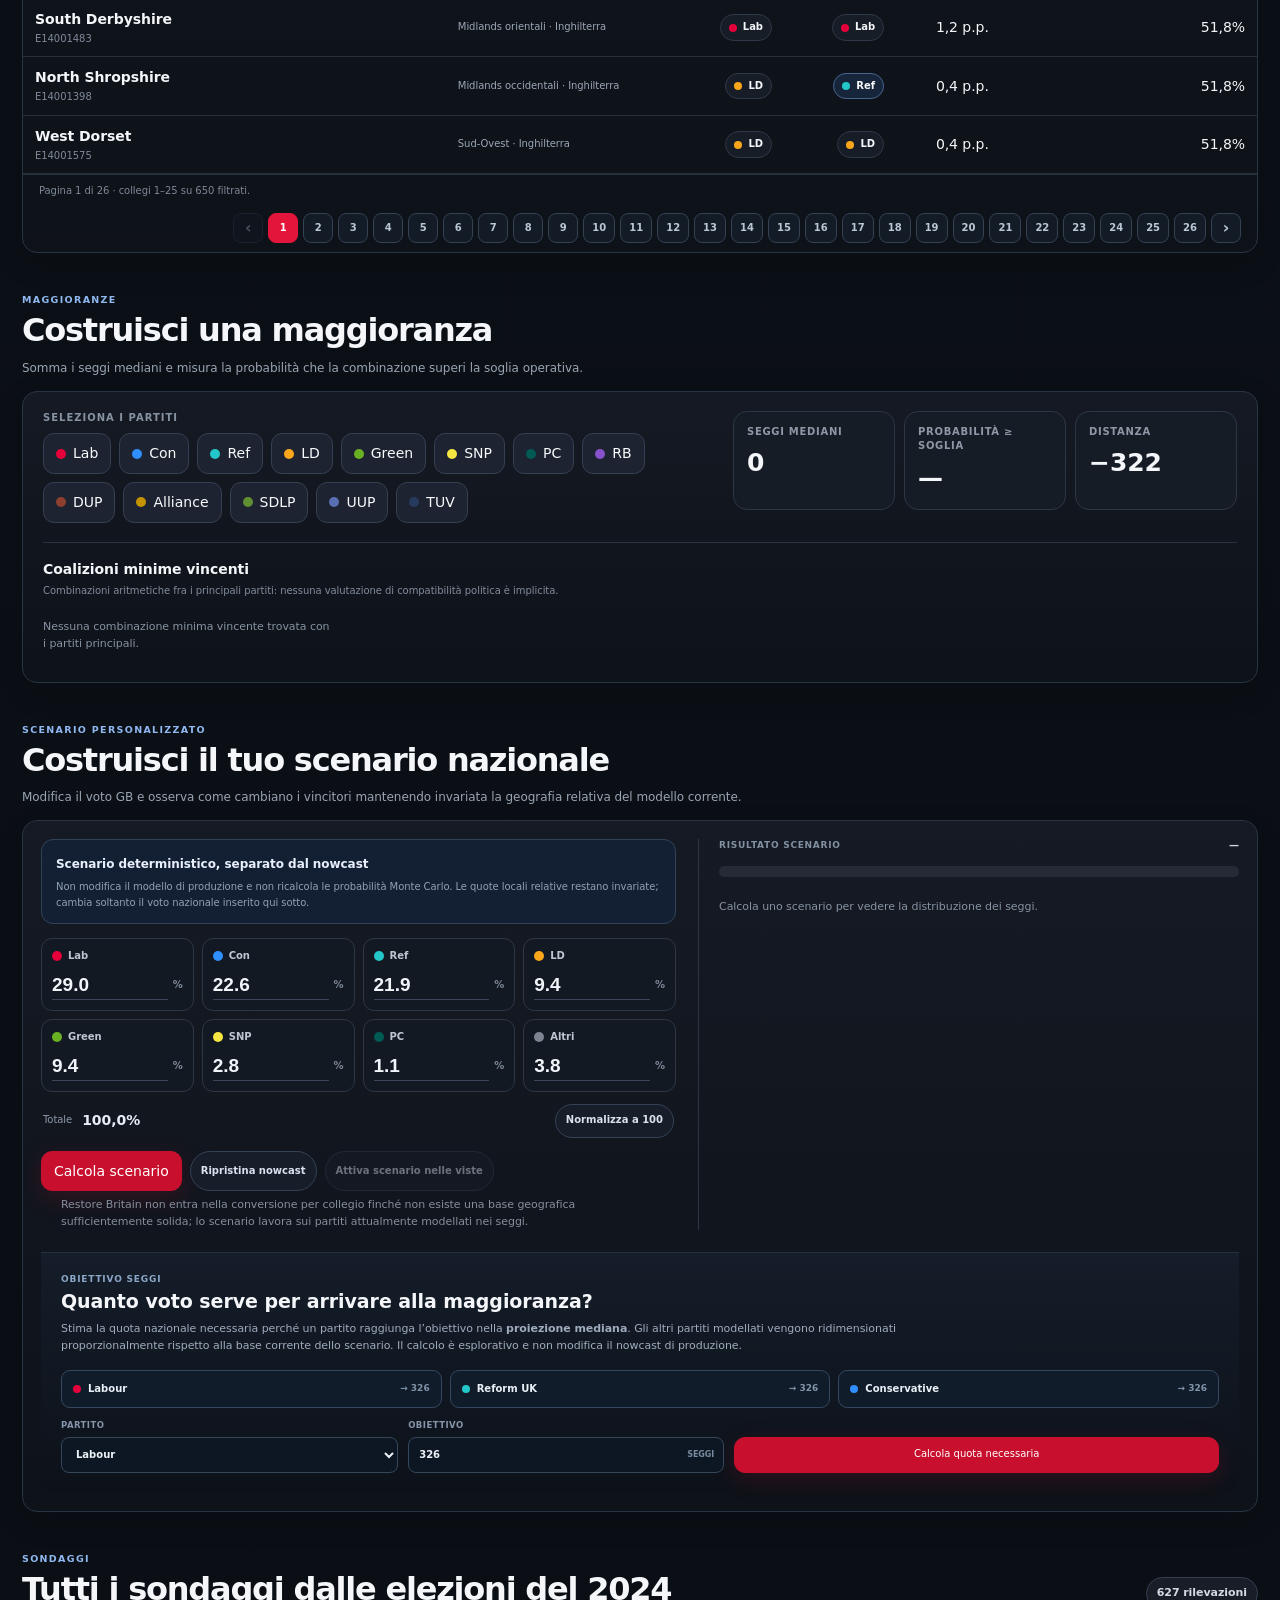
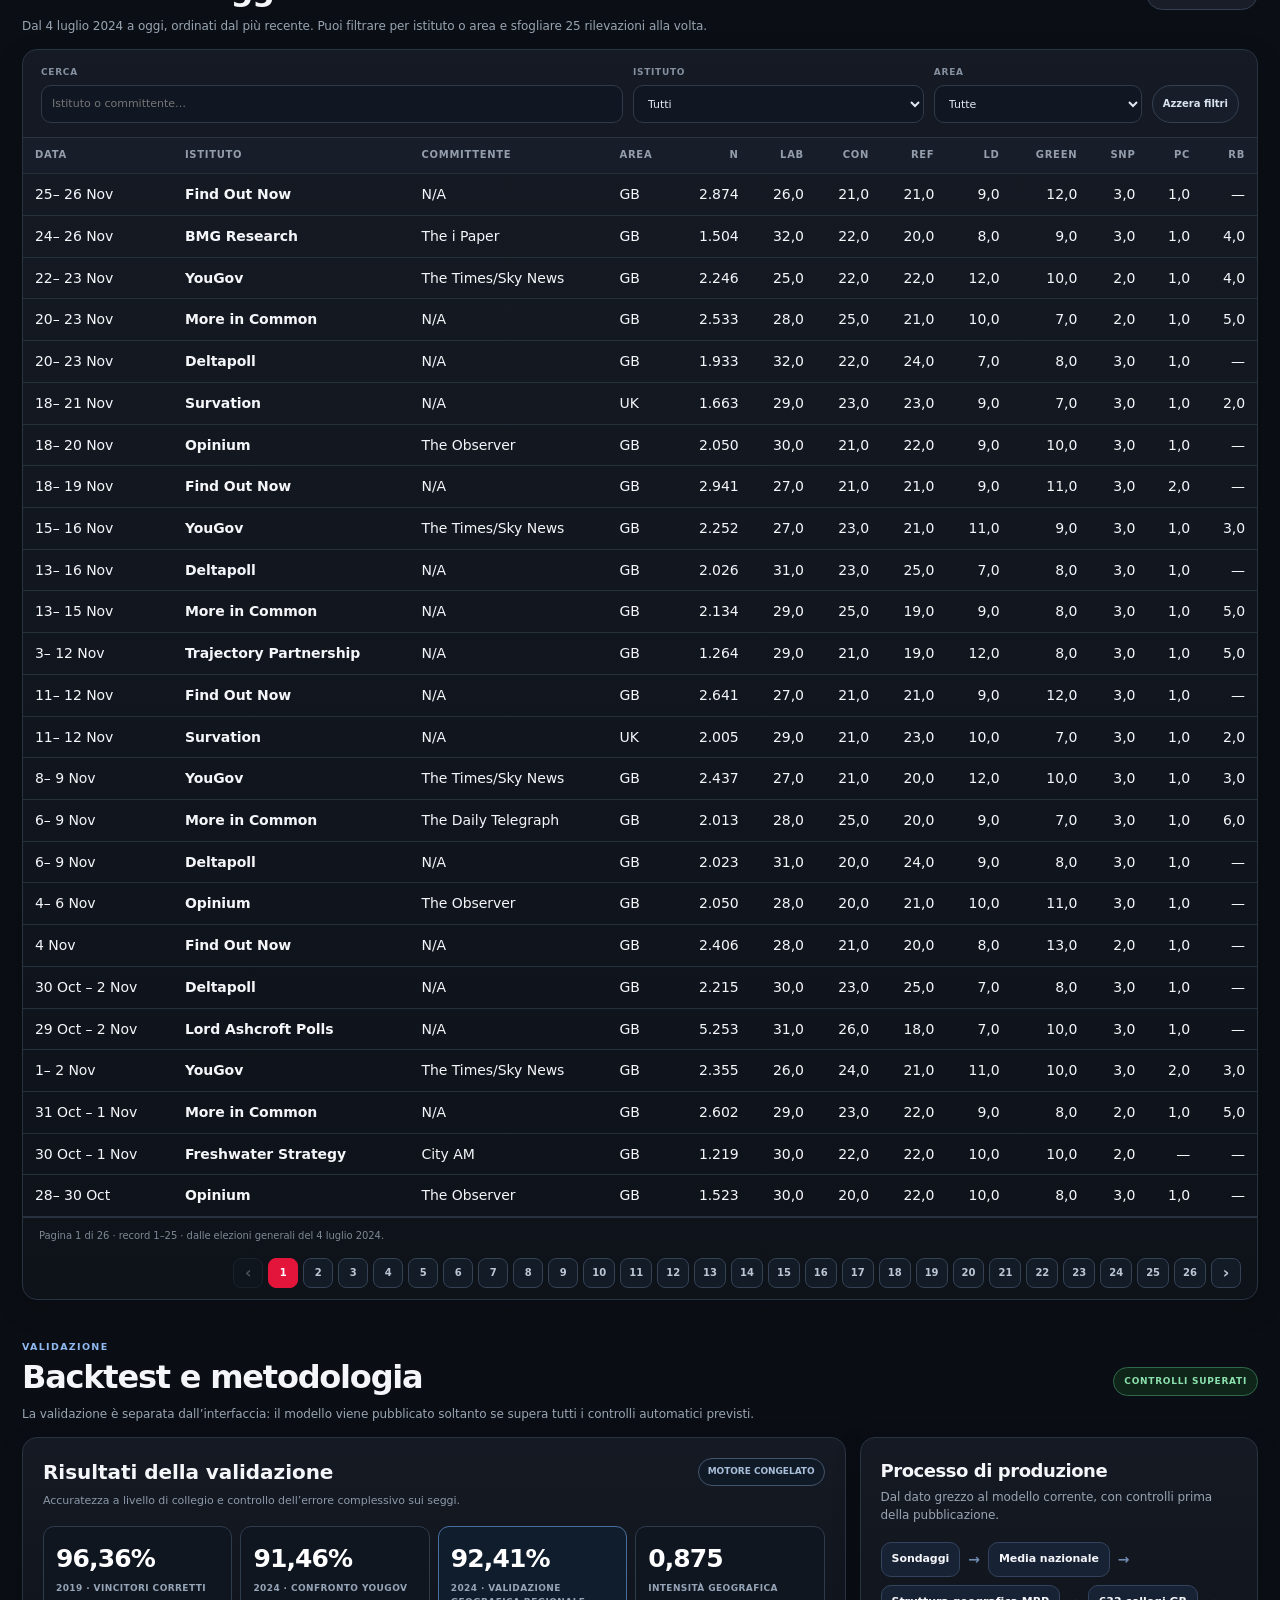
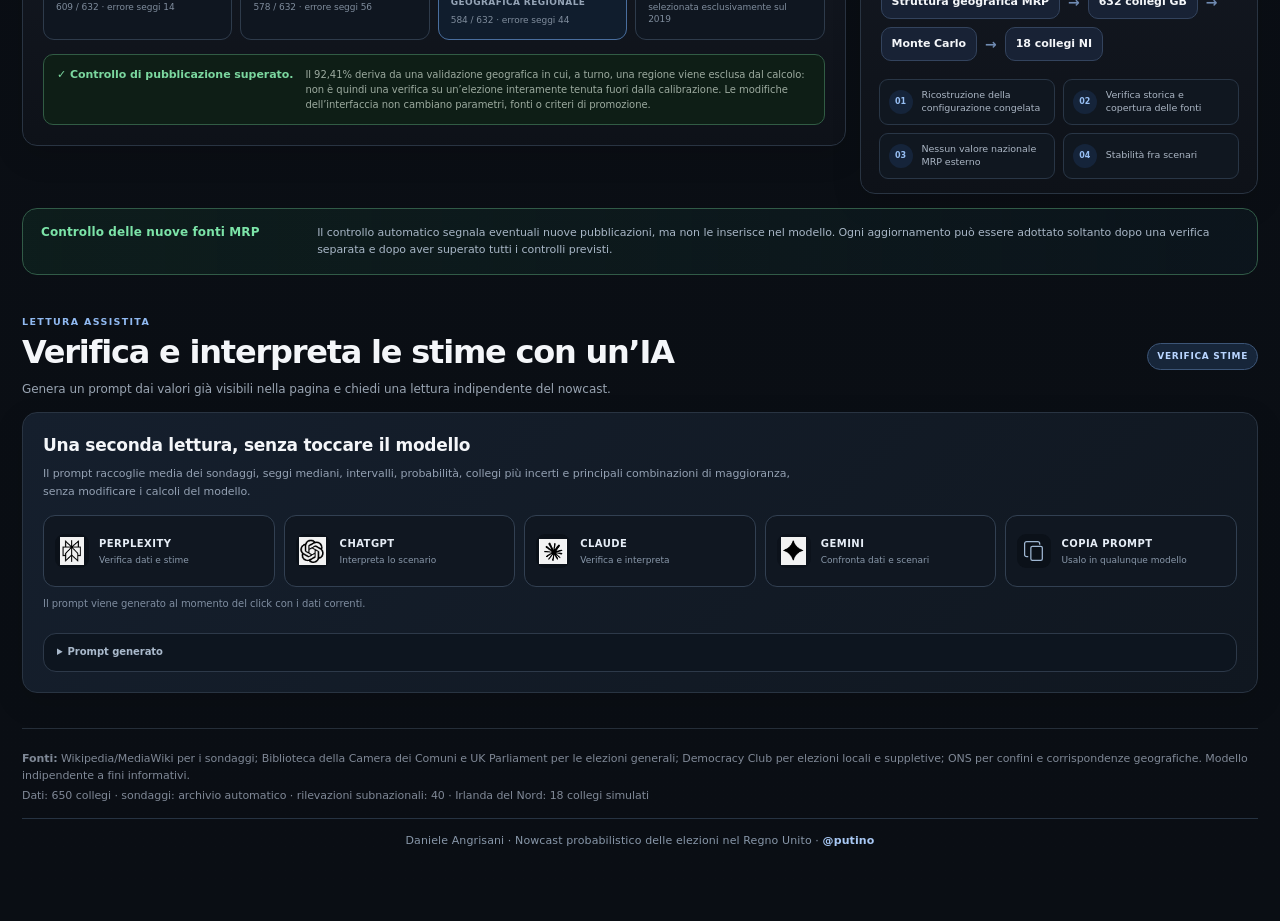
<file: share-whatsapp.html>
<!doctype html>
<html lang="it">
<head>
<meta charset="utf-8">
<meta name="viewport" content="width=device-width,initial-scale=1">
<title>Elezioni nel Regno Unito — Nowcast probabilistico</title>
<meta name="description" content="Riepilogo aggiornato del modello: seggi, emiciclo, sondaggi e probabilità del quadro corrente.">
<meta property="og:type" content="website">
<meta property="og:url" content="https://angrisanidj.github.io/modello-uk/share-whatsapp.html">
<meta property="og:title" content="Elezioni nel Regno Unito — Nowcast probabilistico">
<meta property="og:description" content="Riepilogo aggiornato del modello: seggi, emiciclo, sondaggi e probabilità del quadro corrente.">
<meta property="og:site_name" content="Daniele Angrisani · Modello elettorale UK">
<meta property="og:locale" content="it_IT">
<meta property="og:image" content="https://angrisanidj.github.io/modello-uk/social-card-uk-v2.png?v=20261126-88e43ea4">
<meta property="og:image:secure_url" content="https://angrisanidj.github.io/modello-uk/social-card-uk-v2.png?v=20261126-88e43ea4">
<meta property="og:image:type" content="image/png">
<meta property="og:image:width" content="1200">
<meta property="og:image:height" content="630">
<meta property="og:image:alt" content="Nowcast delle elezioni nel Regno Unito: emiciclo, seggi e sondaggi aggiornati dal modello.">
<meta name="twitter:card" content="summary_large_image">
<meta name="twitter:title" content="Elezioni nel Regno Unito — Nowcast probabilistico">
<meta name="twitter:description" content="Riepilogo aggiornato del modello: seggi, emiciclo, sondaggi e probabilità del quadro corrente.">
<meta name="twitter:image" content="https://angrisanidj.github.io/modello-uk/social-card-uk-v2.png?v=20261126-88e43ea4">
<meta name="twitter:image:alt" content="Nowcast delle elezioni nel Regno Unito: emiciclo, seggi e sondaggi aggiornati dal modello.">
<meta name="twitter:url" content="https://angrisanidj.github.io/modello-uk/share-whatsapp.html">
<link rel="canonical" href="https://angrisanidj.github.io/modello-uk/share-whatsapp.html">
<script>location.replace("https://angrisanidj.github.io/modello-uk/");</script>
<style>body{font-family:system-ui,-apple-system,Segoe UI,Roboto,sans-serif;background:#0a0f17;color:#eef3f8;margin:0;display:grid;place-items:center;min-height:100vh;padding:24px}.box{max-width:720px;background:#111923;border:1px solid #344255;border-radius:18px;padding:28px;box-shadow:0 12px 28px rgba(0,0,0,.25)}a{color:#9fc6ff;font-weight:800}</style>
</head>
<body><div class="box"><h1>Elezioni nel Regno Unito — Nowcast probabilistico</h1><p>Riepilogo aggiornato del modello: seggi, emiciclo, sondaggi e probabilità del quadro corrente.</p><p><a href="https://angrisanidj.github.io/modello-uk/">Apri il modello completo →</a></p></div></body>
</html>
</file>
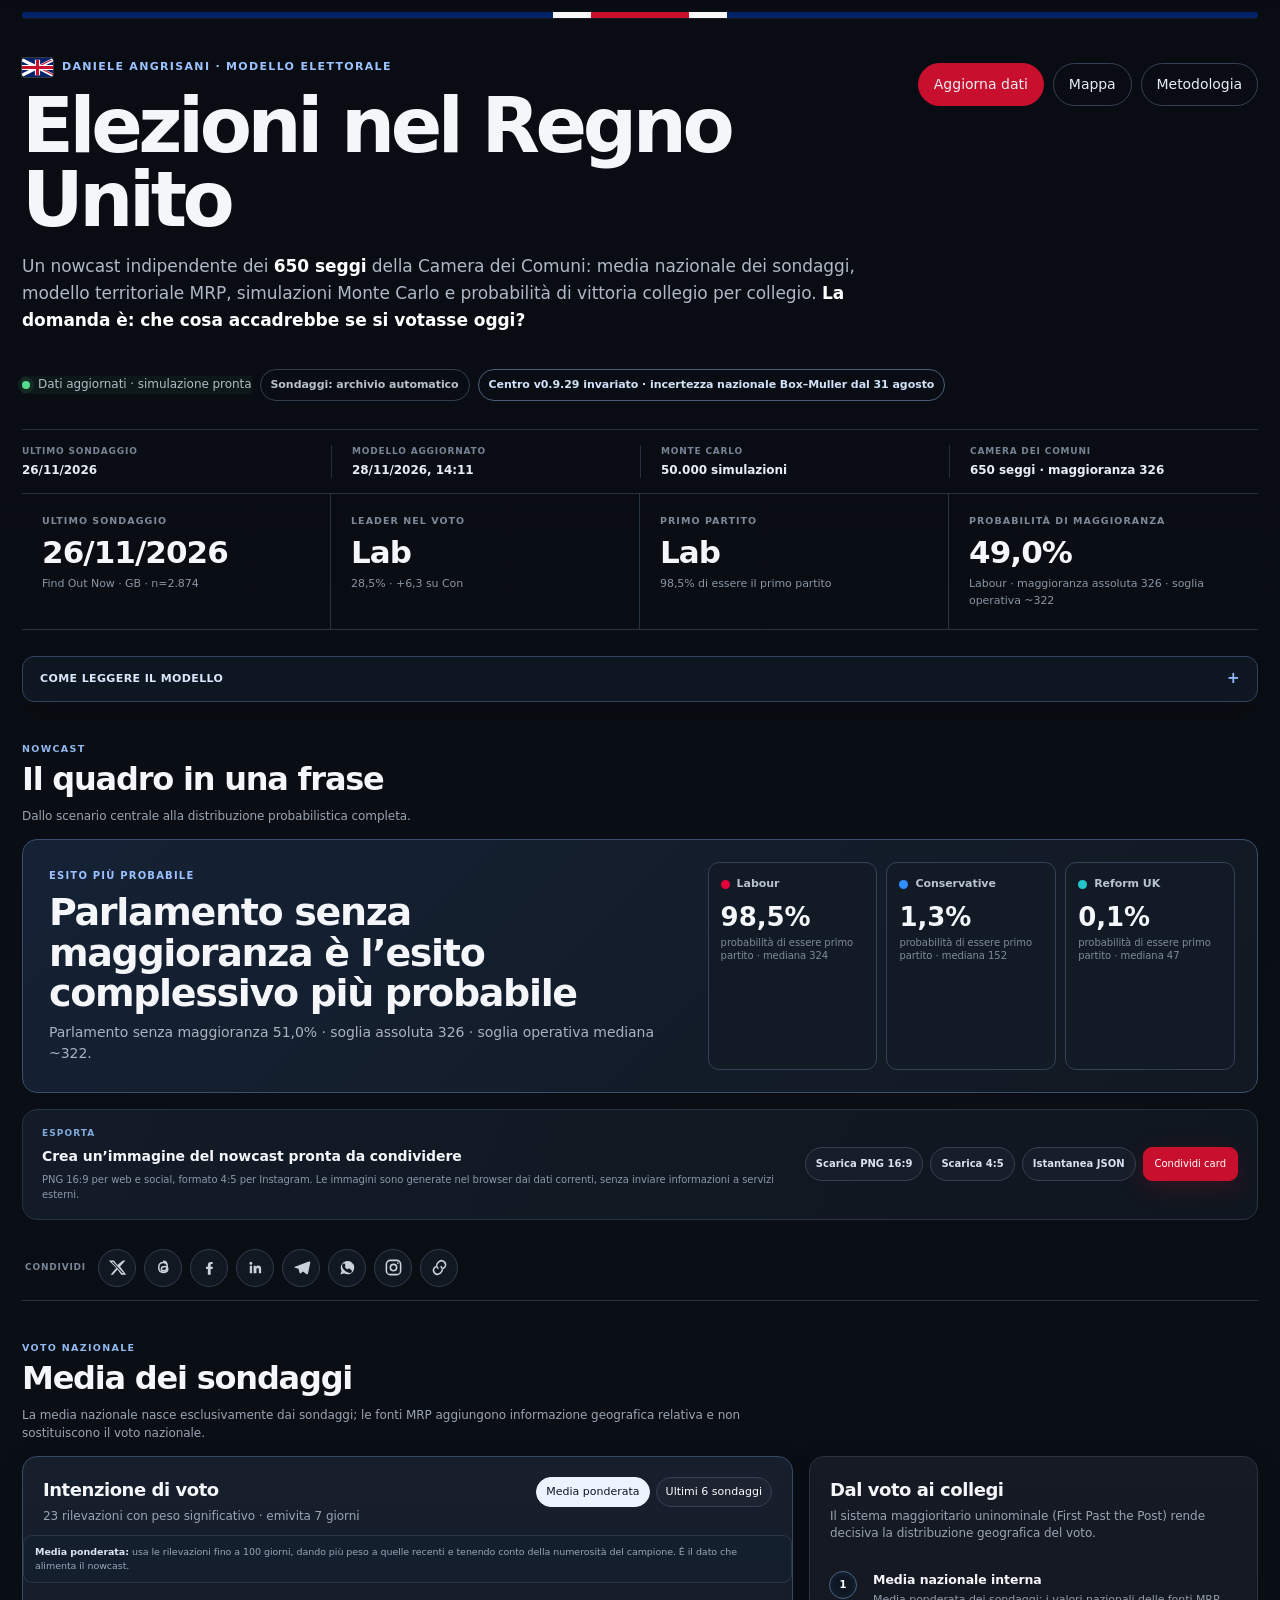
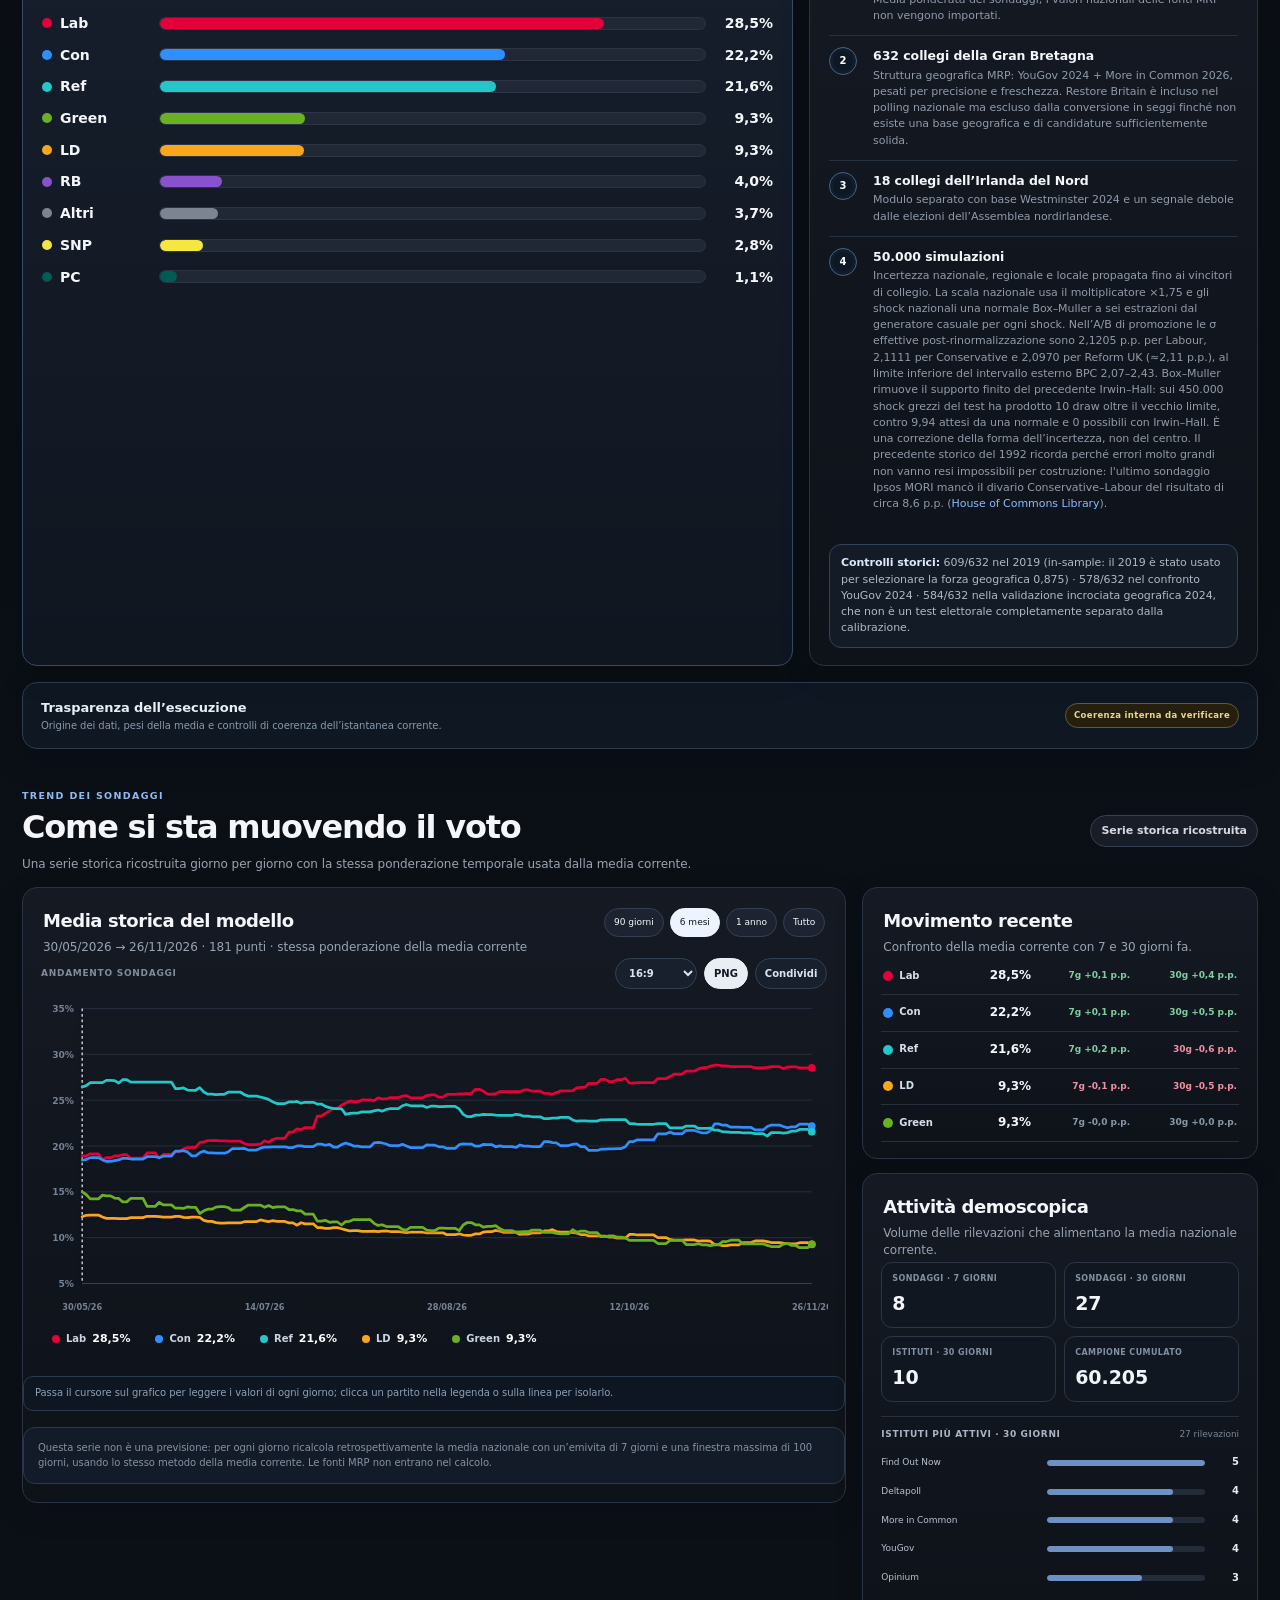
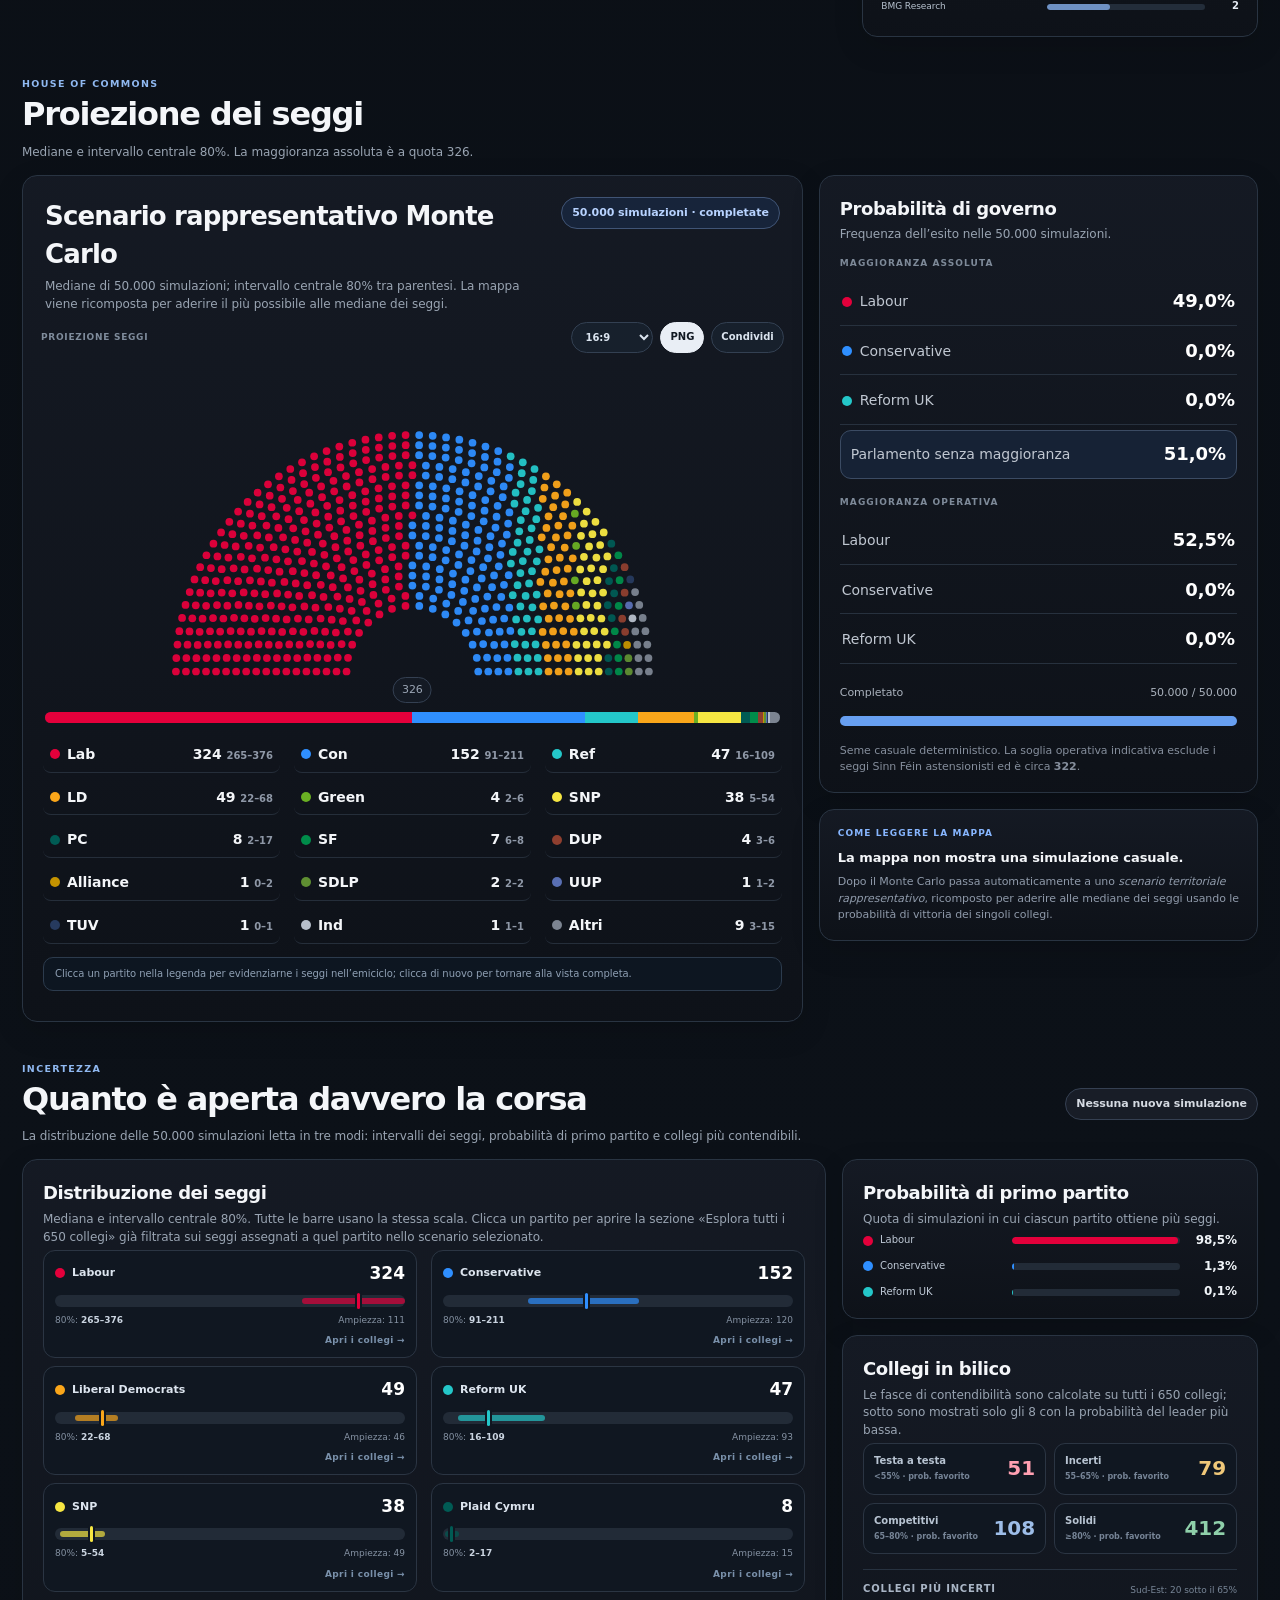
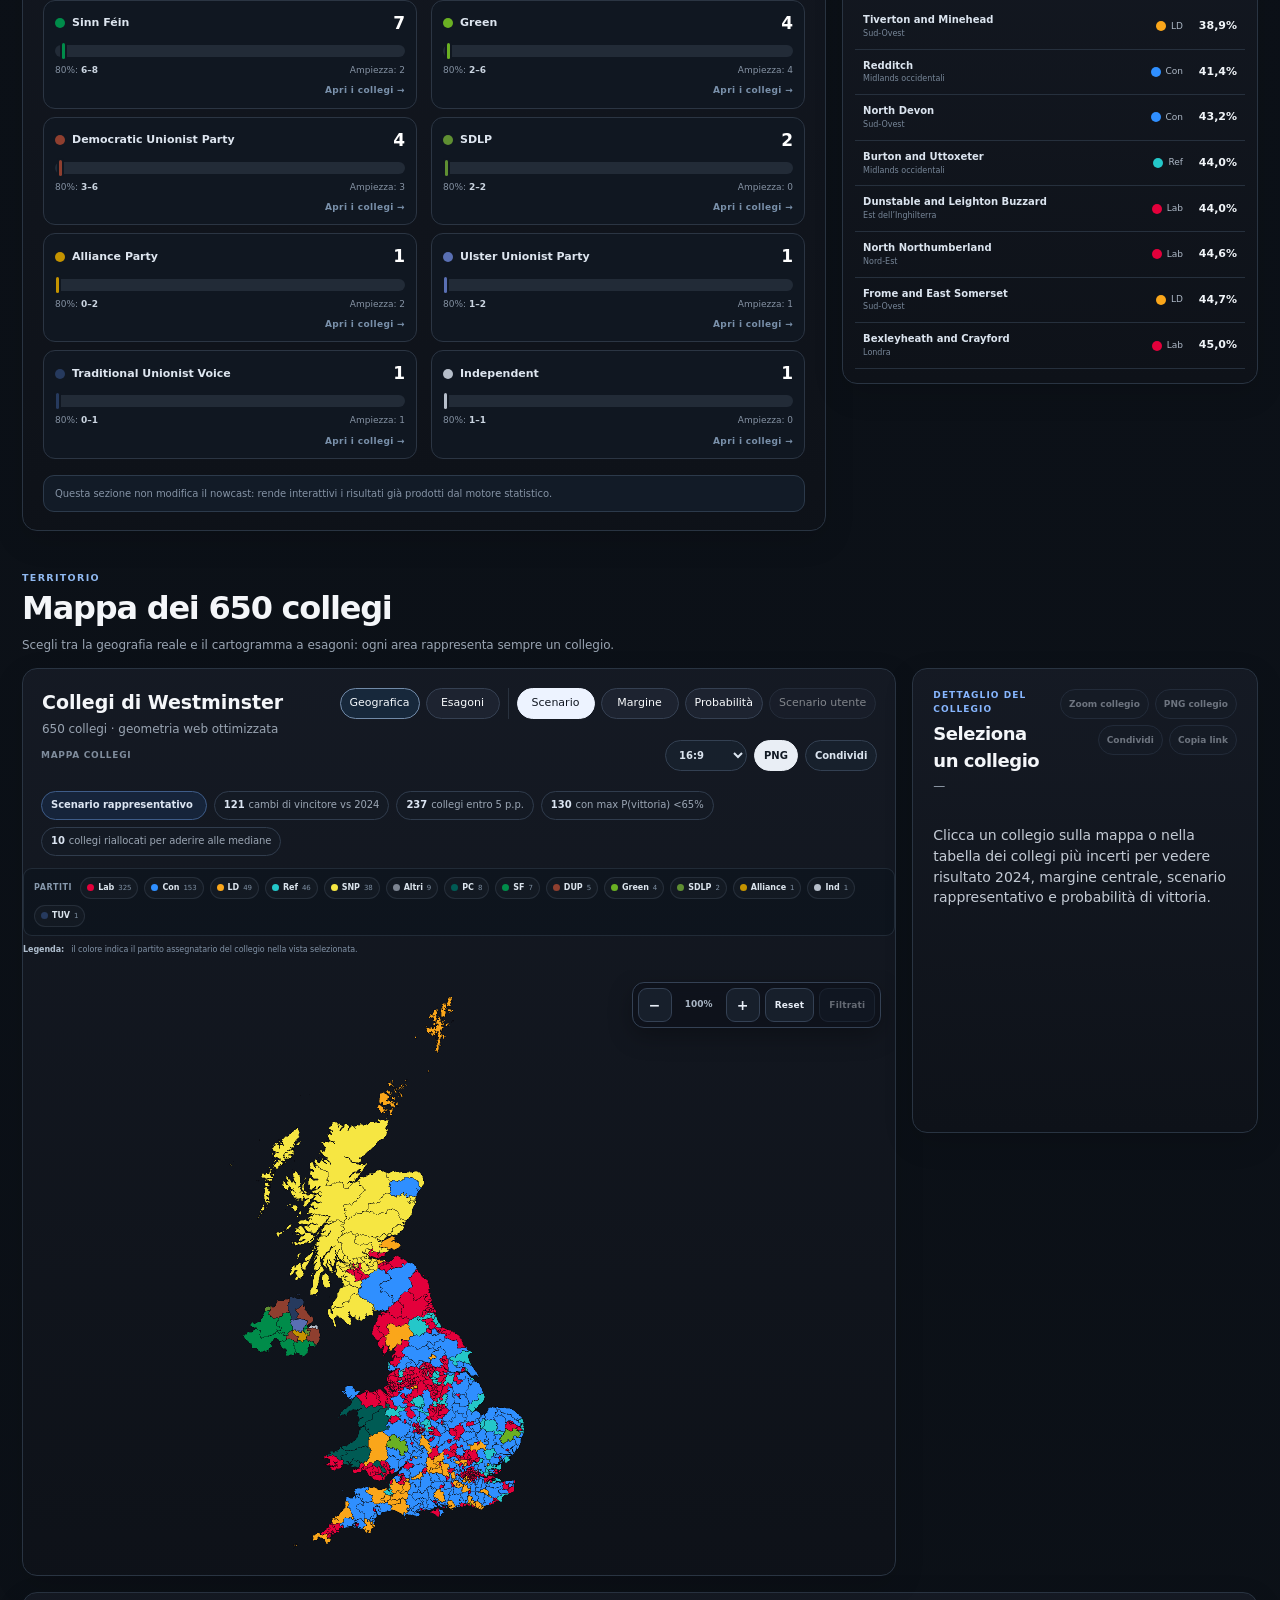
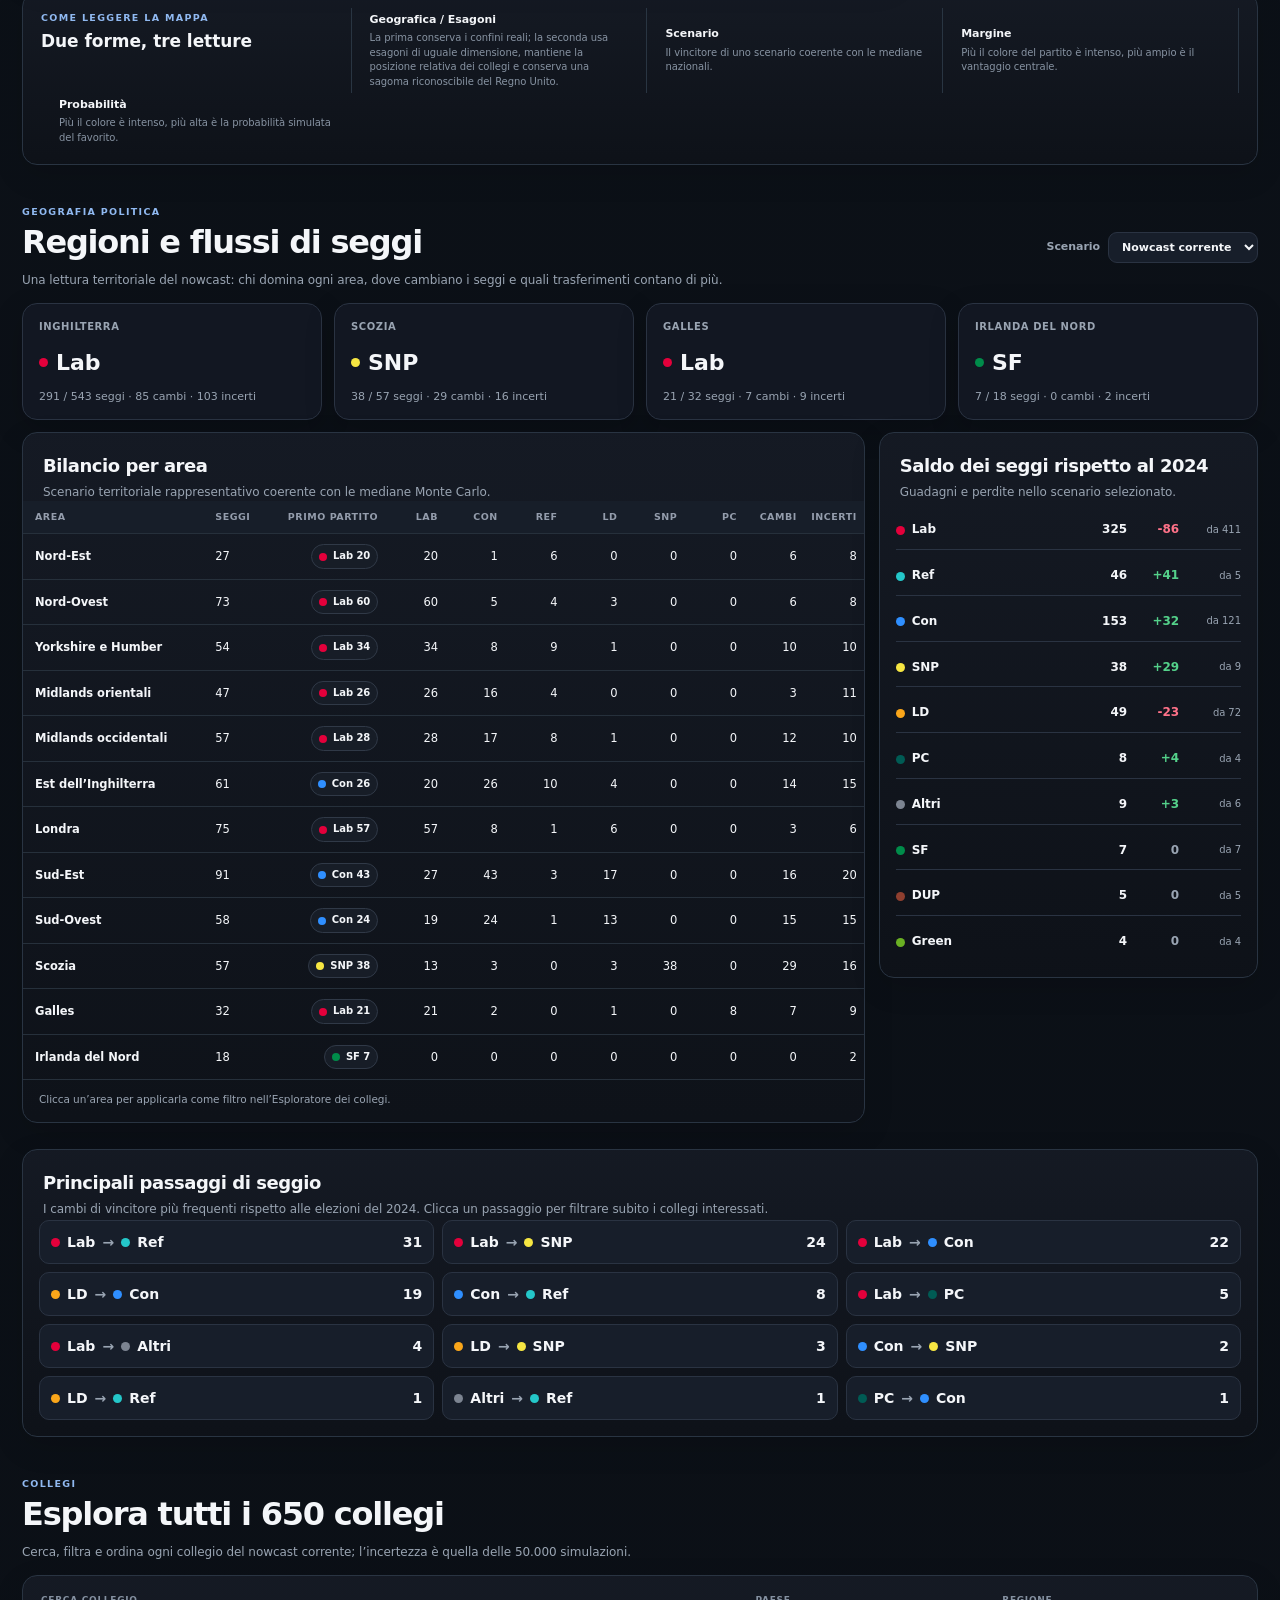
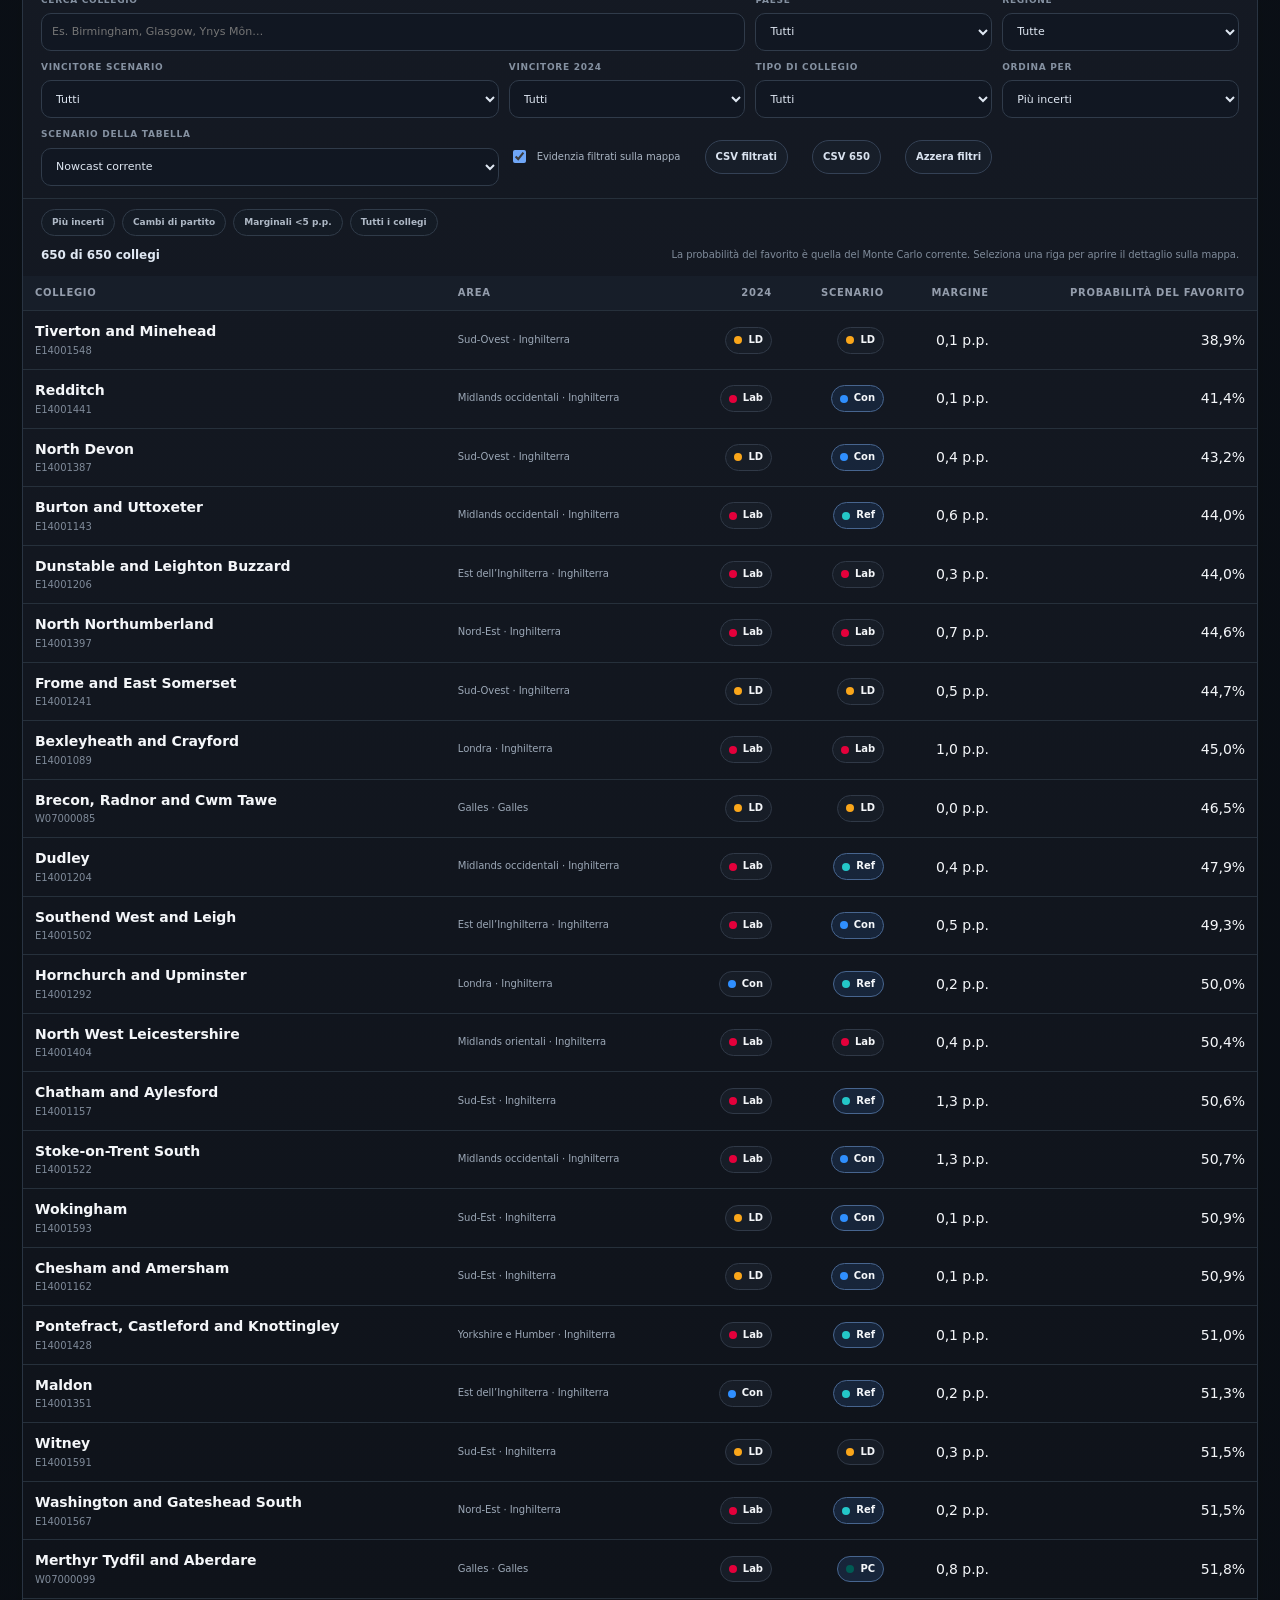
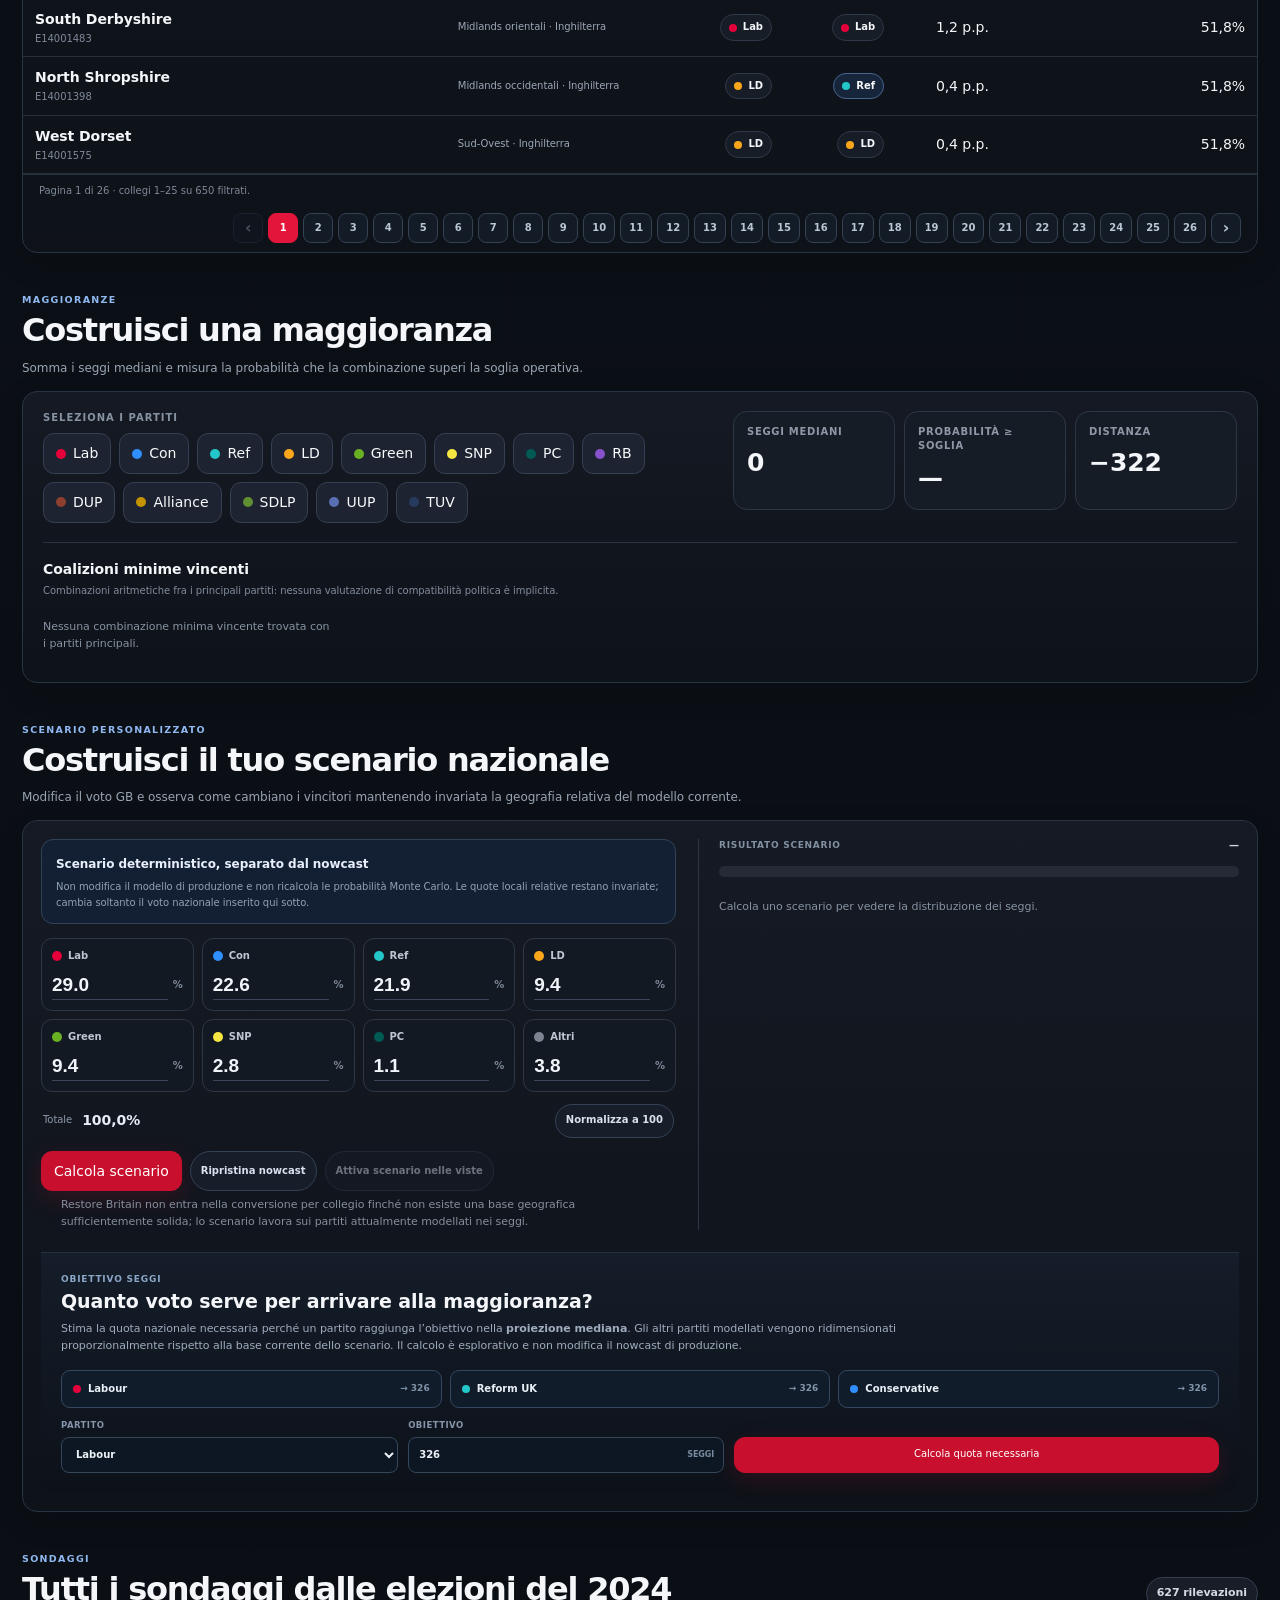
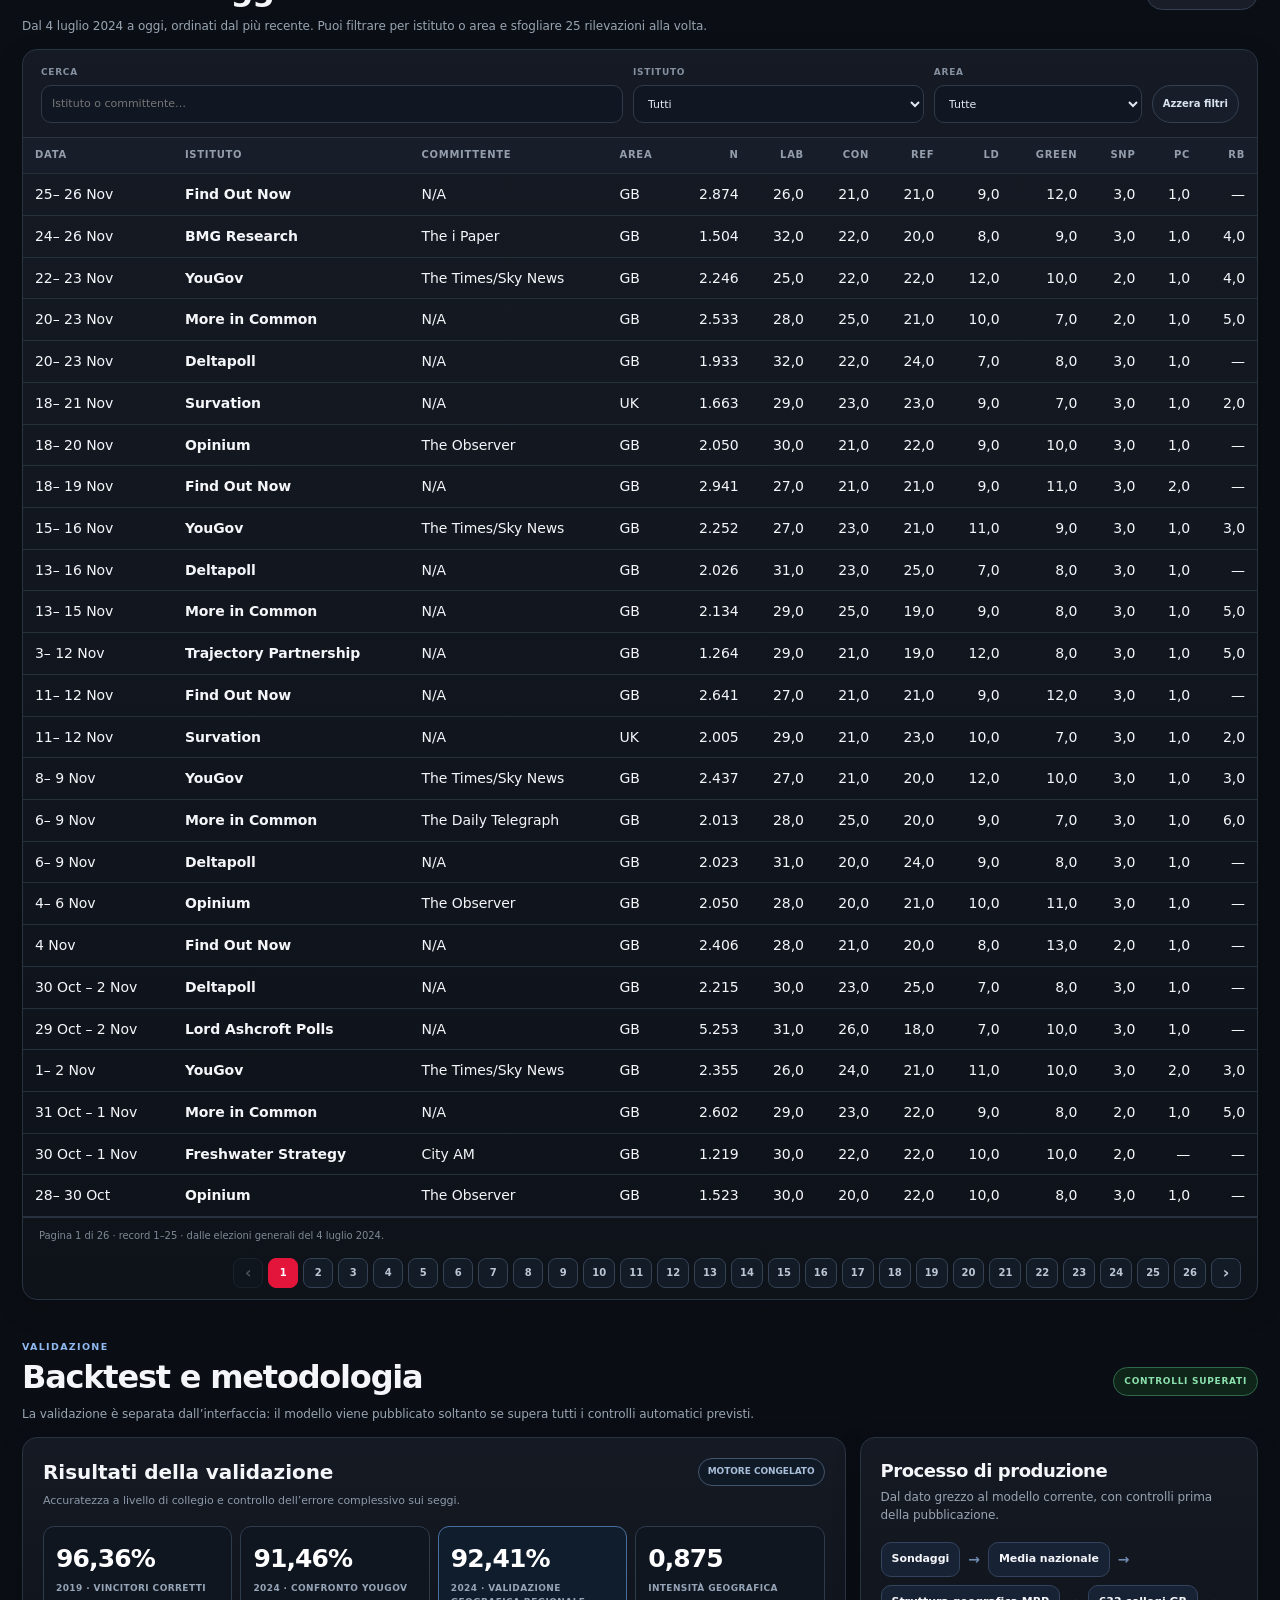
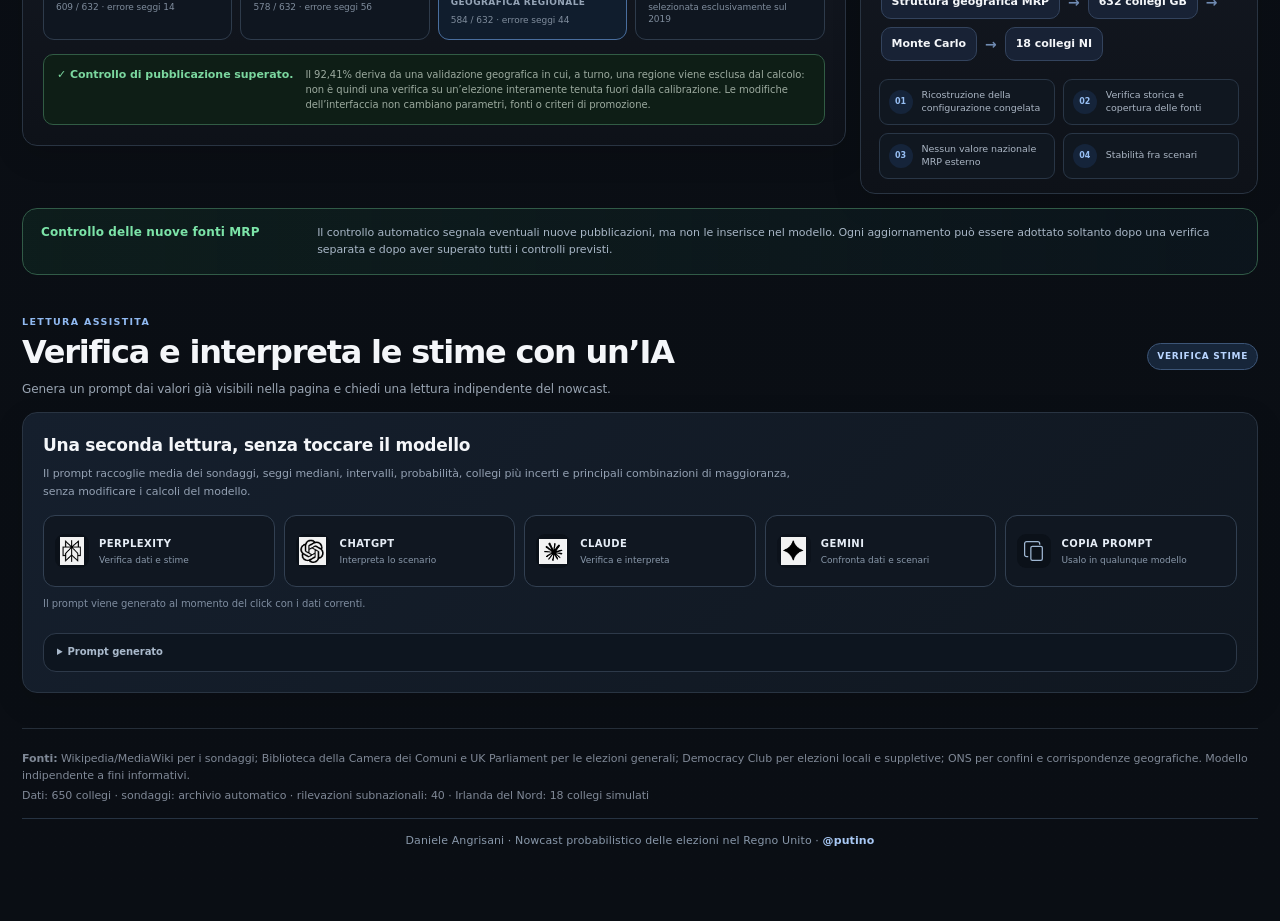
<file: share-x.html>
<!doctype html>
<html lang="it">
<head>
<meta charset="utf-8">
<meta name="viewport" content="width=device-width,initial-scale=1">
<title>Elezioni nel Regno Unito — Nowcast probabilistico</title>
<meta name="description" content="Riepilogo aggiornato del modello: seggi, emiciclo, sondaggi e probabilità del quadro corrente.">
<meta property="og:type" content="website">
<meta property="og:url" content="https://angrisanidj.github.io/modello-uk/share-x.html">
<meta property="og:title" content="Elezioni nel Regno Unito — Nowcast probabilistico">
<meta property="og:description" content="Riepilogo aggiornato del modello: seggi, emiciclo, sondaggi e probabilità del quadro corrente.">
<meta property="og:site_name" content="Daniele Angrisani · Modello elettorale UK">
<meta property="og:locale" content="it_IT">
<meta property="og:image" content="https://angrisanidj.github.io/modello-uk/social-card-uk-v2.png?v=20261126-88e43ea4">
<meta property="og:image:secure_url" content="https://angrisanidj.github.io/modello-uk/social-card-uk-v2.png?v=20261126-88e43ea4">
<meta property="og:image:type" content="image/png">
<meta property="og:image:width" content="1200">
<meta property="og:image:height" content="630">
<meta property="og:image:alt" content="Nowcast delle elezioni nel Regno Unito: emiciclo, seggi e sondaggi aggiornati dal modello.">
<meta name="twitter:card" content="summary_large_image">
<meta name="twitter:title" content="Elezioni nel Regno Unito — Nowcast probabilistico">
<meta name="twitter:description" content="Riepilogo aggiornato del modello: seggi, emiciclo, sondaggi e probabilità del quadro corrente.">
<meta name="twitter:image" content="https://angrisanidj.github.io/modello-uk/social-card-uk-v2.png?v=20261126-88e43ea4">
<meta name="twitter:image:alt" content="Nowcast delle elezioni nel Regno Unito: emiciclo, seggi e sondaggi aggiornati dal modello.">
<meta name="twitter:url" content="https://angrisanidj.github.io/modello-uk/share-x.html">
<link rel="canonical" href="https://angrisanidj.github.io/modello-uk/share-x.html">
<script>location.replace("https://angrisanidj.github.io/modello-uk/");</script>
<style>body{font-family:system-ui,-apple-system,Segoe UI,Roboto,sans-serif;background:#0a0f17;color:#eef3f8;margin:0;display:grid;place-items:center;min-height:100vh;padding:24px}.box{max-width:720px;background:#111923;border:1px solid #344255;border-radius:18px;padding:28px;box-shadow:0 12px 28px rgba(0,0,0,.25)}a{color:#9fc6ff;font-weight:800}</style>
</head>
<body><div class="box"><h1>Elezioni nel Regno Unito — Nowcast probabilistico</h1><p>Riepilogo aggiornato del modello: seggi, emiciclo, sondaggi e probabilità del quadro corrente.</p><p><a href="https://angrisanidj.github.io/modello-uk/">Apri il modello completo →</a></p></div></body>
</html>
</file>
<file: styles.css>
/* ===== Consolidated source: styles.css ===== */
:root{
  --uk-blue:#012169; --uk-red:#c8102e; --uk-white:#fff;
  --bg:#07090f; --panel:#121722; --panel2:#171e2a; --panel3:#0e131c;
  --text:#f4f6f9; --muted:#99a4b2; --muted2:#788493; --line:#2a3342;
  --accent:#7fb1ff; --accent2:#a8cbff; --danger:#ff6680; --ok:#55d98a;
  --lab:#e4003b; --con:#0087dc; --ref:#12b6cf; --ld:#faa61a; --green:#6ab023;
  --snp:#f6e642; --pc:#005b54; --rb:#8752cc; --other:#7c8491;
  --shadow:0 18px 52px rgba(0,0,0,.28);
}
*{box-sizing:border-box}
html{scroll-behavior:smooth}
body{
  margin:0;min-height:100vh;color:var(--text);
  background:
    radial-gradient(circle at 88% 4%,rgba(200,16,46,.16),transparent 25%),
    radial-gradient(circle at 9% 20%,rgba(1,33,105,.28),transparent 31%),
    linear-gradient(180deg,#07090e 0%,#0a0d14 52%,#07090e 100%);
  font:14px/1.48 Inter,ui-sans-serif,system-ui,-apple-system,BlinkMacSystemFont,"Segoe UI",sans-serif;
}
a{color:#89bbff;text-decoration:none}a:hover{text-decoration:underline}
button,.buttonlike{appearance:none;border:1px solid #354052;background:#1d2330;color:#f8fafc;border-radius:11px;padding:9px 12px;font-weight:800;cursor:pointer;font:inherit;transition:.16s ease}
.buttonlike{display:inline-flex;align-items:center}
button:hover,.buttonlike:hover{background:#273143;border-color:#4b5a73;text-decoration:none}
button:disabled{opacity:.48;cursor:not-allowed}
button.primary{background:var(--uk-red);border-color:var(--uk-red);color:#fff;box-shadow:0 7px 23px rgba(200,16,46,.18)}
button.primary:hover{background:#e0193c}
.flag-ribbon{height:12px;position:sticky;top:0;z-index:100;background:linear-gradient(110deg,var(--uk-blue) 0 29%,#fff 29% 33%,var(--uk-red) 33% 39%,#fff 39% 43%,var(--uk-blue) 43% 57%,#fff 57% 61%,var(--uk-red) 61% 67%,#fff 67% 71%,var(--uk-blue) 71% 100%);box-shadow:0 2px 12px rgba(0,0,0,.45)}
.shell{max-width:1480px;margin:0 auto;padding:30px 22px 72px}
.hero{position:relative;overflow:hidden;border:1px solid #2c3648;border-radius:28px;background:linear-gradient(115deg,rgba(255,255,255,.04),transparent 43%),linear-gradient(135deg,#171d29 0%,#0f141d 72%);box-shadow:var(--shadow);padding:32px 31px 26px;margin-bottom:16px}
.hero:before{content:"";position:absolute;inset:0;background:linear-gradient(90deg,rgba(1,33,105,.15),transparent 32%,rgba(200,16,46,.08));pointer-events:none}
.hero:after{content:"UK";position:absolute;right:18px;bottom:-51px;font-weight:950;font-size:196px;line-height:1;color:rgba(255,255,255,.025);letter-spacing:-.08em;pointer-events:none}
.hero-grid{display:grid;grid-template-columns:1fr auto;gap:26px;align-items:start;position:relative;z-index:1}
.eyebrow{display:flex;align-items:center;gap:9px;color:#91bdff;font-size:12px;font-weight:850;letter-spacing:.14em;text-transform:uppercase}
.flag-dot{display:inline-grid;place-items:center;width:28px;height:19px;border-radius:3px;background:linear-gradient(135deg,var(--uk-blue) 0 38%,#fff 38% 43%,var(--uk-red) 43% 57%,#fff 57% 62%,var(--uk-blue) 62%);color:#fff;font-size:8px;font-weight:950;box-shadow:0 0 0 1px rgba(255,255,255,.2)}
h1{font-size:clamp(38px,5vw,62px);letter-spacing:-.052em;line-height:.98;margin:10px 0 11px;max-width:920px}
.subtitle{color:#c2c9d3;max-width:965px;font-size:15px}.subtitle strong{color:#fff}
.actions{display:flex;gap:9px;align-items:center;justify-content:flex-end;flex-wrap:wrap;max-width:400px}
.hero-meta{display:flex;align-items:center;gap:12px;flex-wrap:wrap;margin-top:21px;padding-top:18px;border-top:1px solid #2b3443;position:relative;z-index:1}
.status{display:flex;align-items:center;gap:8px;color:#b2bac5;font-size:12px}.dot{width:8px;height:8px;border-radius:50%;background:#6d7580;box-shadow:0 0 0 4px rgba(109,117,128,.1)}.dot.ok{background:var(--ok);box-shadow:0 0 0 4px rgba(85,217,138,.1)}.dot.loading{background:#f6cf55;box-shadow:0 0 0 4px rgba(246,207,85,.1)}.dot.error{background:var(--danger);box-shadow:0 0 0 4px rgba(255,102,128,.1)}
.badge{display:inline-flex;align-items:center;gap:6px;border:1px solid #354052;background:#181d27;color:#d5dae2;border-radius:999px;padding:7px 10px;font-size:11px;font-weight:750}.badge-strong{border-color:#435778;background:#172236;color:#c7dcff}
.errorbox{display:none;margin:0 0 16px;padding:14px 16px;border-radius:14px;border:1px solid rgba(255,102,128,.42);background:rgba(255,102,128,.08);color:#ffd6de;font-weight:650}
.grid{display:grid;gap:16px}.kpis{grid-template-columns:repeat(4,minmax(0,1fr));margin-bottom:16px}.two{grid-template-columns:minmax(0,1.58fr) minmax(340px,.92fr);margin-bottom:16px}
.card{background:linear-gradient(180deg,rgba(21,26,36,.98),rgba(14,18,25,.98));border:1px solid #2a3341;border-radius:21px;box-shadow:var(--shadow);overflow:hidden}.card.feature{border-color:#354866;background:linear-gradient(180deg,#171f2d,#101620)}
.kpi{padding:18px 19px 17px;min-height:120px;position:relative}.kpi:before{content:"";position:absolute;left:0;top:0;right:0;height:2px;background:linear-gradient(90deg,#75aaff,transparent 72%);opacity:.9}.kpi .label{color:#a7b0bd;font-size:11px;text-transform:uppercase;letter-spacing:.1em;font-weight:850}.kpi .value{font-size:30px;line-height:1.03;font-weight:900;margin-top:8px;letter-spacing:-.03em}.kpi .meta{color:#8e99a8;margin-top:7px;font-size:12px}
.section-title{display:flex;align-items:center;justify-content:space-between;gap:16px;margin:29px 2px 12px}.section-title h2{font-size:24px;margin:0;letter-spacing:-.028em}.section-title p{margin:4px 0 0;color:var(--muted);font-size:12px}.section-kicker{color:#87b6ff;font-weight:850;text-transform:uppercase;font-size:10px;letter-spacing:.13em}
.cardhead{display:flex;justify-content:space-between;align-items:flex-start;gap:12px;padding:18px 19px 0}.cardhead h3,.cardhead h2{font-size:18px;margin:0;letter-spacing:-.015em}.cardhead p{margin:4px 0 0;color:var(--muted);font-size:12px}.controls{display:flex;gap:6px;flex-wrap:wrap}.controls button{padding:6px 9px;border-radius:9px;font-size:11px}.controls button.active{background:#edf3ff;color:#101621;border-color:#edf3ff}

/* nowcast summary */
.outcome-card{display:grid;grid-template-columns:minmax(0,1.1fr) minmax(460px,.9fr);gap:18px;padding:22px;margin-bottom:16px;border-color:#394c69;background:linear-gradient(135deg,rgba(23,34,52,.98),rgba(15,19,27,.98))}
.outcome-main{padding:7px 4px}.outcome-label{text-transform:uppercase;letter-spacing:.12em;font-size:10px;color:#8fbaff;font-weight:900}.outcome-main h2{font-size:clamp(25px,3vw,38px);letter-spacing:-.035em;line-height:1.06;margin:8px 0 9px}.outcome-main p{color:#a9b3c0;margin:0;max-width:760px}
.largest-party-grid{display:grid;grid-template-columns:repeat(3,minmax(0,1fr));gap:9px}.outcome-party{border:1px solid #344157;background:#151c28;border-radius:15px;padding:13px 12px;min-height:110px}.outcome-party span{display:flex;align-items:center;gap:7px;color:#b9c2cf;font-size:11px;font-weight:800}.outcome-party span i{width:9px;height:9px;border-radius:50%}.outcome-party strong{display:block;font-size:26px;line-height:1;margin-top:11px}.outcome-party small{display:block;color:#7f8a99;font-size:10px;margin-top:6px;line-height:1.3}

/* vote and method */
.vote-bars{padding:18px 19px 20px;display:grid;gap:11px}.vote-row{display:grid;grid-template-columns:105px 1fr 55px;align-items:center;gap:12px}.party-label{display:flex;align-items:center;gap:8px;font-weight:800}.party-dot{width:10px;height:10px;border-radius:50%;flex:0 0 auto}.bar-track{height:13px;background:#202735;border-radius:999px;overflow:hidden;border:1px solid #2b3545}.bar-fill{height:100%;border-radius:999px;min-width:2px;transition:width .4s ease}.vote-val{text-align:right;font-weight:900;font-variant-numeric:tabular-nums}
.methodbox{padding-bottom:17px}.method-list{padding:17px 19px 8px;display:grid;gap:10px}.method-row{display:grid;grid-template-columns:28px 1fr;gap:10px;align-items:start}.method-num{width:27px;height:27px;border-radius:8px;background:#172338;border:1px solid #35527f;color:#9bc4ff;display:grid;place-items:center;font-size:11px;font-weight:900}.method-row strong{display:block;font-size:12px}.method-row span{display:block;color:#909baa;font-size:11px;margin-top:2px}.audit-chip{margin:8px 19px 0;border:1px solid #33435b;background:#131b27;border-radius:12px;padding:10px 11px;color:#aeb9c8;font-size:11px}.audit-chip strong{color:#dce8fb}
.explain{padding:17px 20px 21px;color:#c2c8d1}.explain.compact{padding-top:10px}.explain p{margin:0 0 12px}.explain p:last-child{margin-bottom:0}.warning{color:#ffd79a;background:rgba(246,180,69,.07);border:1px solid rgba(246,180,69,.18);padding:10px 12px;border-radius:12px}

/* projection */
.projection-layout{display:grid;grid-template-columns:minmax(0,1.28fr) minmax(350px,.72fr);gap:16px;margin-bottom:16px}.projection-side{display:flex;flex-direction:column;gap:16px}.parliament-card{padding-bottom:15px}.projection-head{display:flex;justify-content:space-between;gap:20px;padding:21px 22px 0;align-items:flex-start}.projection-head h2{margin:0;font-size:26px;letter-spacing:-.032em}.projection-head p{margin:5px 0 0;color:var(--muted);font-size:12px}.proj-badge{white-space:nowrap;border:1px solid #405475;background:#17243a;color:#b8d3ff;border-radius:999px;padding:7px 10px;font-size:11px;font-weight:800}.hemicycle-wrap{position:relative;max-width:850px;margin:5px auto 0;padding:0 18px}.hemicycle-wrap svg{width:100%;height:auto;display:block}.majority-marker{position:absolute;left:50%;bottom:15px;transform:translateX(-50%);font-size:11px;color:#9aa5b4;border:1px solid #344052;background:#141a24;border-radius:999px;padding:4px 8px}.seat-strip{display:flex;margin:4px 22px 0;height:11px;border-radius:999px;overflow:hidden;background:#242b36}.seat-strip span{height:100%}.seat-table{padding:14px 20px 5px;display:grid;grid-template-columns:repeat(3,minmax(0,1fr));gap:7px 14px}.seat-row{display:flex;align-items:center;justify-content:space-between;gap:10px;border-bottom:1px solid #252e3a;padding:7px 2px}.seat-row .left{display:flex;align-items:center;gap:7px;font-weight:750}.seat-row strong{font-variant-numeric:tabular-nums}.seat-row small{color:#8f98a7;font-size:10px}
.probability-card{padding-bottom:17px}.prob-section-label{padding:13px 20px 0;color:#7e8a99;font-size:9px;font-weight:900;text-transform:uppercase;letter-spacing:.12em}.prob-list{padding:8px 20px 4px;display:grid;gap:2px}.prob-list div{display:flex;justify-content:space-between;align-items:center;gap:15px;border-bottom:1px solid #27313e;padding:10px 2px;color:#c0c7d1}.prob-list div span{display:flex;align-items:center;gap:8px}.prob-list strong{font-size:18px;color:#fff}.prob-list .prob-highlight{margin-top:3px;border:1px solid #3b4b63;background:#162235;border-radius:11px;padding:10px}.mc-progress{padding:17px 20px 8px}.mc-progress>div{display:flex;justify-content:space-between;gap:10px;color:#aab2bd;font-size:11px;margin-bottom:7px}progress{width:100%;height:10px;border:0;border-radius:999px;overflow:hidden;background:#252c37}progress::-webkit-progress-bar{background:#252c37}progress::-webkit-progress-value{background:#679ff1}progress::-moz-progress-bar{background:#679ff1}.small-note{padding:6px 20px 0;color:#858e9c;font-size:11px}.side-note{padding:17px 18px;border-color:#34435a}.side-note-kicker{color:#87b6ff;font-size:9px;font-weight:900;text-transform:uppercase;letter-spacing:.12em;margin-bottom:6px}.side-note strong{font-size:13px}.side-note p{color:#8f9aaa;font-size:11px;margin:7px 0 0}

/* map */
.map-stage{display:grid;grid-template-columns:minmax(0,1.72fr) minmax(310px,.68fr);gap:16px;margin-bottom:16px}.map-side{display:flex;flex-direction:column;gap:16px}.map-card{min-height:665px}.map-head{display:flex;justify-content:space-between;gap:18px;align-items:flex-start;padding:19px 19px 0}.map-head h3{font-size:19px;margin:0}.map-head p{margin:4px 0 0;color:var(--muted);font-size:12px}.map-mode button{min-width:78px}.map-summary{display:flex;gap:7px;flex-wrap:wrap;padding:13px 18px 3px}.map-summary-chip{display:inline-flex;align-items:center;border:1px solid #303c4d;background:#141a24;border-radius:999px;padding:6px 9px;color:#9ba6b4;font-size:10px}.map-summary-chip strong{color:#dce5f2;margin-right:4px}.map-summary-chip.accent{border-color:#3e5c88;background:#16243a;color:#b9d4ff}.map-wrap{position:relative;min-height:590px;padding:7px 12px 18px}.map-wrap svg{display:block;width:100%;height:590px}.constituency{stroke:#090b10;stroke-width:.35;vector-effect:non-scaling-stroke;cursor:pointer;transition:opacity .12s,stroke .12s,fill .18s}.constituency:hover{stroke:#fff;stroke-width:1.25;opacity:.94}.constituency.selected{stroke:#fff;stroke-width:2}.empty-state{position:absolute;inset:0;display:grid;place-items:center;color:#87909e;text-align:center;padding:30px;pointer-events:none}.seat-detail{min-height:395px}.detail-kicker{color:#87b6ff;text-transform:uppercase;font-size:9px;letter-spacing:.12em;font-weight:900;margin-bottom:5px}.detail-body{padding:15px 20px 22px;color:#c3cad4}.detail-score{display:grid;gap:7px;margin-top:14px}.detail-score div{display:grid;grid-template-columns:86px 1fr 48px;gap:8px;align-items:center}.mini-track{height:8px;background:#252c37;border-radius:999px;overflow:hidden}.mini-track i{display:block;height:100%}.detail-stat{display:flex;justify-content:space-between;border-bottom:1px solid #293240;padding:9px 0}.map-method-card{padding:17px 18px}.map-method-card h3{font-size:15px;margin:0 0 9px}.map-read{padding:10px 0;border-bottom:1px solid #26303d}.map-read:last-child{border:0}.map-read b{display:block;font-size:11px}.map-read span{display:block;color:#8793a2;font-size:10px;margin-top:3px}

/* battlegrounds */
.marginal-card{margin-bottom:16px}.marginal-table{min-width:850px}.marginal-table th:first-child,.marginal-table td:first-child{text-align:left}.marginal-table td:first-child strong{display:block}.marginal-table td:first-child small{display:block;color:#7f8a99;font-size:10px;margin-top:2px}.marginal-table tbody tr{cursor:pointer}.marginal-table tbody tr:hover{background:#172131}.party-pill{display:inline-flex;align-items:center;gap:6px;border:1px solid #303947;background:#171d27;border-radius:999px;padding:5px 8px;font-size:10px;font-weight:800}.party-pill i{width:8px;height:8px;border-radius:50%}.party-pill.changed{border-color:#47658f;background:#17253a}.table-note{padding:10px 16px;color:#7e8896;font-size:10px;border-top:1px solid #26303b}

/* coalition */
.coalition-card{padding:19px 20px 20px;margin-bottom:16px}.coalition-dashboard{display:grid;grid-template-columns:1fr minmax(400px,.75fr);gap:18px;align-items:start}.coalition-label{color:#8793a2;font-size:10px;text-transform:uppercase;letter-spacing:.1em;font-weight:900;margin-bottom:8px}.coalition-buttons{display:flex;gap:8px;flex-wrap:wrap}.coalition-buttons button{display:flex;align-items:center;gap:7px}.coalition-buttons button.selected{outline:2px solid rgba(255,255,255,.55);background:#273143}.coalition-result{display:grid;grid-template-columns:repeat(3,minmax(0,1fr));gap:9px}.coalition-result>div{background:#151c26;border:1px solid #2c3746;border-radius:14px;padding:13px}.coalition-result span{display:block;color:#8f98a6;font-size:10px;text-transform:uppercase;font-weight:800;letter-spacing:.07em}.coalition-result strong{display:block;font-size:25px;margin-top:5px}.winning-head{margin-top:19px;padding-top:16px;border-top:1px solid #2a3441}.winning-head h4{margin:0;font-size:14px}.winning-head p{margin:4px 0 0;color:#818c9b;font-size:10px}.coalition-options{display:grid;grid-template-columns:repeat(4,minmax(0,1fr));gap:8px;margin-top:11px}.coalition-option{text-align:left;background:#151c27;padding:10px;border-radius:13px;min-height:92px}.coalition-option>span{display:flex;gap:3px;margin-bottom:7px}.coalition-option>span i{width:18px;height:5px;border-radius:999px}.coalition-option strong{display:block;font-size:11px}.coalition-option small{display:block;color:#7f8b9b;font-size:9px;line-height:1.35;margin-top:5px}

/* tables / method */
.poll-table-card{margin-bottom:16px}.table-scroll{overflow:auto}table{width:100%;border-collapse:collapse;min-width:930px}th,td{text-align:right;padding:10px 12px;border-bottom:1px solid #26303b;font-variant-numeric:tabular-nums}th{position:sticky;top:0;background:#171e29;color:#949dac;font-size:10px;text-transform:uppercase;letter-spacing:.07em;z-index:1}th:nth-child(1),th:nth-child(2),td:nth-child(1),td:nth-child(2){text-align:left}tbody tr:hover{background:#171f2b}.pipeline{display:flex;align-items:center;flex-wrap:wrap;gap:8px;padding:20px 20px 4px}.pipeline span{border:1px solid #33435d;background:#182235;border-radius:10px;padding:8px 10px;font-weight:750;font-size:11px}.pipeline b{color:#708bb2}.empty-small{color:#8793a2;font-size:11px;padding:10px 0}
footer{margin-top:35px;border-top:1px solid #252e39;padding-top:18px;color:#7f8896;font-size:11px}footer p{margin:4px 0}

@media(max-width:1120px){
  .kpis{grid-template-columns:repeat(2,minmax(0,1fr))}.two,.projection-layout,.map-stage,.outcome-card,.coalition-dashboard{grid-template-columns:1fr}.outcome-card{gap:12px}.largest-party-grid{grid-template-columns:repeat(3,minmax(0,1fr))}.seat-table{grid-template-columns:repeat(2,minmax(0,1fr))}.map-card{min-height:535px}.map-wrap,.map-wrap svg{min-height:500px;height:500px}.coalition-options{grid-template-columns:repeat(2,minmax(0,1fr))}
}
@media(max-width:700px){
  .shell{padding:18px 11px 52px}.hero{padding:23px 18px;border-radius:20px}.hero-grid{grid-template-columns:1fr}.actions{justify-content:flex-start}.hero:after{font-size:120px;bottom:-25px}.kpis{grid-template-columns:1fr 1fr;gap:10px}.kpi{min-height:106px;padding:15px}.kpi .value{font-size:24px}.section-title{margin-top:24px}.section-title h2{font-size:21px}.outcome-card{padding:16px}.largest-party-grid{grid-template-columns:1fr}.outcome-party{min-height:88px}.vote-row{grid-template-columns:82px 1fr 48px;gap:8px}.projection-head,.map-head{flex-direction:column;padding:18px 16px 0}.proj-badge{white-space:normal}.seat-table{grid-template-columns:1fr;padding-left:15px;padding-right:15px}.seat-strip{margin-left:15px;margin-right:15px}.map-summary{padding-left:14px;padding-right:14px}.map-wrap,.map-wrap svg{height:440px;min-height:440px}.coalition-result{grid-template-columns:1fr}.coalition-options{grid-template-columns:1fr}.cardhead{padding-left:15px;padding-right:15px}.poll-table-card,.marginal-card{border-radius:16px}
}


/* v0.9.31 constituency explorer + deterministic scenario builder */
.explorer-card{overflow:visible}.explorer-toolbar{display:grid;grid-template-columns:minmax(230px,1.45fr) repeat(3,minmax(135px,.75fr));gap:10px;padding:18px 18px 12px;border-bottom:1px solid #26303b}.filter-field{display:flex;flex-direction:column;gap:6px}.filter-field>span{font-size:9px;letter-spacing:.08em;text-transform:uppercase;font-weight:900;color:#8591a1}.filter-field input,.filter-field select{width:100%;min-height:38px;border:1px solid #303b4a;background:#111722;color:#dfe7f2;border-radius:9px;padding:8px 10px;font:inherit;font-size:11px;outline:none}.filter-field input:focus,.filter-field select:focus{border-color:#5982bd;box-shadow:0 0 0 2px rgba(89,130,189,.14)}.search-field{grid-column:span 2}.explorer-actions{display:flex;align-items:center;justify-content:space-between;gap:10px;grid-column:span 2}.filter-toggle{display:flex;align-items:center;gap:8px;color:#a9b4c2;font-size:10px}.filter-toggle input{accent-color:#6fa6f7}.small-action{border:1px solid #344155;background:#171e29;color:#d9e2ef;border-radius:9px;min-height:34px;padding:7px 10px;font-size:10px;font-weight:800;cursor:pointer}.small-action:hover{background:#202a39;border-color:#4a5c74}.small-action:disabled{opacity:.45;cursor:not-allowed}.explorer-presets{display:flex;gap:7px;flex-wrap:wrap;padding:10px 18px 0}.explorer-presets button{border:1px solid #303b49;background:#141b25;color:#aeb8c5;border-radius:999px;padding:6px 10px;font-size:9px;font-weight:800;cursor:pointer}.explorer-presets button:hover{border-color:#5278aa;color:#e6eef8}.explorer-meta{display:flex;justify-content:space-between;gap:14px;align-items:center;padding:11px 18px;color:#7f8b9a;font-size:10px}.explorer-meta strong{color:#e0e8f3;font-size:12px}.explorer-table{min-width:980px}.explorer-table td:nth-child(2){font-size:10px;color:#9ca8b7}.explorer-footer{display:flex;align-items:center;justify-content:space-between;gap:12px;border-top:1px solid #26303b;padding:9px 16px}.explorer-footer .table-note{border:0;padding:0}.constituency.filtered-out{opacity:.075;pointer-events:none}.constituency:not(.filtered-out){opacity:1}
.scenario-builder-card{padding:18px;margin-bottom:16px}.scenario-builder-grid{display:grid;grid-template-columns:minmax(0,1.08fr) minmax(330px,.92fr);gap:22px}.scenario-intro{padding:13px 14px;border:1px solid #30425a;background:#132033;border-radius:12px;margin-bottom:14px}.scenario-intro strong{font-size:12px;color:#e7f0fc}.scenario-intro p{font-size:10px;color:#91a0b3;margin:5px 0 0;line-height:1.55}.scenario-inputs{display:grid;grid-template-columns:repeat(4,minmax(0,1fr));gap:8px}.scenario-input{display:flex;flex-direction:column;gap:7px;border:1px solid #2d3745;background:#131923;border-radius:11px;padding:10px}.scenario-input>span:first-child{display:flex;align-items:center;gap:6px;color:#bdc7d3;font-size:10px;font-weight:800}.scenario-number{display:flex;align-items:center;gap:5px}.scenario-number input{width:100%;min-width:0;border:0;border-bottom:1px solid #3b4758;background:transparent;color:#f1f5fa;font-size:19px;font-weight:900;padding:3px 0;outline:none}.scenario-number b{color:#7e8a99;font-size:10px}.scenario-total{display:flex;align-items:center;gap:10px;padding:12px 2px 2px;color:#8e9aa9;font-size:10px}.scenario-total strong{font-size:14px;color:#e6edf7}.scenario-total strong.bad-total{color:#ff9c9c}.scenario-total .small-action{margin-left:auto}.scenario-actions{display:flex;gap:8px;flex-wrap:wrap;margin-top:11px}.scenario-results{border-left:1px solid #2c3542;padding-left:20px}.scenario-results-head{display:flex;justify-content:space-between;gap:12px;align-items:flex-start;margin-bottom:12px}.scenario-results-head span{text-transform:uppercase;letter-spacing:.08em;color:#8290a1;font-size:9px;font-weight:900}.scenario-results-head strong{font-size:10px;color:#cbd5e2;text-align:right;max-width:230px}.scenario-strip{margin:0 0 12px}.scenario-seat-table{padding:0;grid-template-columns:1fr}.scenario-seat-table .seat-row{padding-left:0;padding-right:0}.scenario-delta{margin-left:6px;color:#8b97a6}.scenario-delta.up{color:#79c9a0}.scenario-delta.down{color:#ee8f9f}
@media(max-width:1050px){.explorer-toolbar{grid-template-columns:repeat(2,minmax(0,1fr))}.search-field,.explorer-actions{grid-column:span 2}.scenario-builder-grid{grid-template-columns:1fr}.scenario-results{border-left:0;border-top:1px solid #2c3542;padding-left:0;padding-top:18px}}
@media(max-width:640px){.explorer-toolbar{grid-template-columns:1fr;padding:14px}.search-field,.explorer-actions{grid-column:span 1}.explorer-actions{align-items:flex-start;flex-direction:column}.explorer-presets,.explorer-meta{padding-left:14px;padding-right:14px}.explorer-meta{align-items:flex-start;flex-direction:column}.scenario-builder-card{padding:14px}.scenario-inputs{grid-template-columns:repeat(2,minmax(0,1fr))}.scenario-actions{flex-direction:column}.scenario-actions button{width:100%}.map-mode{display:flex;overflow-x:auto;max-width:100%;padding-bottom:2px}.map-mode button{min-width:max-content}}

/* v0.9.32 advanced map navigation + rich constituency detail */
.map-wrap{overflow:hidden;touch-action:none}
.map-zoom-controls{position:absolute;top:12px;right:14px;z-index:15;display:flex;align-items:center;gap:5px;padding:5px;border:1px solid #344154;border-radius:12px;background:rgba(14,19,28,.94);box-shadow:0 8px 24px rgba(0,0,0,.28);backdrop-filter:blur(8px)}
.map-zoom-controls button{display:grid;place-items:center;min-width:34px;height:34px;padding:0 9px;border:1px solid #344154;border-radius:9px;background:#171f2b;color:#e8eef7;font:800 14px/1 system-ui,-apple-system,"Segoe UI",sans-serif;cursor:pointer}
.map-zoom-controls button:hover{background:#222d3d;border-color:#50647e}.map-zoom-controls button:disabled{opacity:.4;cursor:not-allowed}.map-zoom-controls .map-reset,.map-zoom-controls .map-fit{font-size:9px;letter-spacing:.02em;min-width:48px}.map-zoom-level{min-width:44px;text-align:center;font-size:9px;font-weight:900;color:#aab6c5;font-variant-numeric:tabular-nums}
.map-wrap.is-map-pannable #ukMap{cursor:grab}.map-wrap.is-map-panning #ukMap{cursor:grabbing}.map-wrap.is-map-panning .map-fast-tooltip{display:none!important}
.detail-head{align-items:flex-start}.detail-actions{display:flex;gap:6px;flex-wrap:wrap;justify-content:flex-end}.detail-actions .small-action{min-height:30px;padding:6px 8px;font-size:9px}
.detail-badges{display:flex;gap:6px;flex-wrap:wrap;margin:-3px 0 9px}.seat-status-badge{display:inline-flex;align-items:center;border:1px solid #36465b;background:#171f2a;border-radius:999px;padding:5px 8px;font-size:9px;font-weight:850;color:#b8c4d2}.seat-status-badge.gain{border-color:#72505b;background:#271a20;color:#ffbcc9}.seat-status-badge.hold{border-color:#345744;background:#15241c;color:#a8e3bd}.seat-status-badge.risk{border-color:#4b5870;background:#1a2130;color:#c1d2e8}
.detail-section-title{margin:15px 0 7px;padding-top:10px;border-top:1px solid #293240;color:#8593a5;font-size:9px;font-weight:900;letter-spacing:.09em;text-transform:uppercase}.detail-score.probability-mode .mini-track i{opacity:.9}.detail-pending{padding:9px 0;color:#818e9f;font-size:10px}.detail-stat strong{text-align:right;max-width:66%;line-height:1.3}.seat-detail{min-height:465px}
@media(max-width:720px){.map-zoom-controls{top:8px;right:8px;left:8px;justify-content:flex-end;gap:4px;padding:4px}.map-zoom-controls button{min-width:32px;height:32px;padding:0 7px}.map-zoom-controls .map-fit{margin-left:auto}.map-zoom-level{min-width:38px}.detail-head{display:block}.detail-actions{justify-content:flex-start;margin-top:10px}.detail-stat{gap:12px;align-items:flex-start}.detail-stat strong{max-width:58%}}
@media(max-width:430px){.map-zoom-controls .map-reset{display:none}.map-zoom-controls .map-fit{min-width:58px}.map-zoom-controls{font-size:8px}.detail-actions .small-action{flex:1}}


/* v0.9.33 social sharing + client-side graphic exports */
.share-rail{display:flex;align-items:center;justify-content:flex-end;gap:7px;flex-wrap:wrap;margin:-4px 0 16px auto;padding:9px 10px;width:max-content;max-width:100%;border:1px solid #263140;background:#101722;border-radius:14px;box-shadow:0 9px 28px rgba(0,0,0,.16)}
.share-label{margin:0 3px;color:#7f8c9d;font-size:9px;font-weight:900;letter-spacing:.09em;text-transform:uppercase}.share-btn{width:34px;height:34px;display:grid;place-items:center;padding:0;border:1px solid #334055;background:#17202c;color:#dce5f1;border-radius:10px;font-size:9px;font-weight:900;cursor:pointer}.share-btn:hover{background:#223044;border-color:#506987;color:#fff}.share-btn[data-share="whatsapp"]{color:#95ddb0}.share-btn[data-share="telegram"]{color:#8fcbe8}.share-btn[data-share="instagram"]{color:#e8a2c7}
.export-card{display:grid;grid-template-columns:minmax(0,1fr) auto;gap:22px;align-items:center;padding:17px 19px;margin:0 0 16px;border-color:#314257;background:linear-gradient(110deg,#121b27,#10161f)}.export-copy{max-width:760px}.export-kicker{color:#81a9dc;font-weight:900;text-transform:uppercase;font-size:9px;letter-spacing:.12em;margin-bottom:5px}.export-copy strong{font-size:14px}.export-copy p{margin:5px 0 0;color:#8998aa;font-size:10px;line-height:1.5}.export-actions{display:flex;gap:7px;align-items:center;flex-wrap:wrap;justify-content:flex-end}.compact-primary{min-height:34px;padding:7px 11px;font-size:10px;border-radius:9px}.detail-actions{max-width:320px}
@media(max-width:820px){.share-rail{justify-content:flex-start;margin-left:0;width:100%}.export-card{grid-template-columns:1fr}.export-actions{justify-content:flex-start}}
@media(max-width:560px){.share-rail{gap:5px;padding:8px}.share-label{flex-basis:100%;margin-bottom:2px}.share-btn{width:31px;height:31px;border-radius:50%;font-size:8px}.export-actions{display:grid;grid-template-columns:1fr 1fr;width:100%}.export-actions .compact-primary{grid-column:1/-1}.export-actions button{width:100%}.detail-actions{max-width:none}}


/* v0.9.34 — regional dashboard + seat-flow and CSV explorer controls */
.regional-title-actions{display:flex;align-items:center;gap:8px}.compact-select{display:flex;align-items:center;gap:8px;color:var(--muted);font-size:11px;font-weight:800}.compact-select select{border:1px solid var(--line);background:var(--panel2);color:var(--text);border-radius:9px;padding:7px 9px;font:inherit;font-weight:750}
.regional-dashboard{display:grid;gap:12px;margin-bottom:16px}.country-summary{display:grid;grid-template-columns:repeat(4,minmax(0,1fr));gap:10px}.country-card{display:grid;gap:5px;text-align:left;border:1px solid var(--line);background:var(--panel);color:var(--text);border-radius:15px;padding:13px 14px;box-shadow:var(--shadow);cursor:pointer}.country-card:hover{transform:translateY(-1px);border-color:#60708a}.country-name{font-size:11px;color:var(--muted);font-weight:850;text-transform:uppercase;letter-spacing:.06em}.country-card strong{display:flex;align-items:center;gap:8px;font-size:21px}.country-card strong i,.party-net-row i,.seat-flow-row i{display:inline-block;width:9px;height:9px;border-radius:50%;flex:0 0 auto}.country-card small{color:var(--muted);font-size:10px}
.regional-grid{display:grid;grid-template-columns:minmax(0,1.55fr) minmax(300px,.75fr);gap:12px}.regional-scroll{max-height:530px}.regional-table{min-width:840px}.regional-table th:first-child,.regional-table td:first-child{text-align:left}.regional-table tbody tr{cursor:pointer}.regional-table tbody tr:hover{background:rgba(130,150,180,.08)}.regional-note{padding:10px 16px 14px;color:var(--muted);font-size:10px}.regional-side{display:grid;gap:12px;align-content:start}.party-net-grid,.seat-flow-list{padding:10px 16px 16px;display:grid;gap:7px}.party-net-row{display:grid;grid-template-columns:minmax(75px,1fr) 38px 44px 54px;gap:8px;align-items:center;padding:8px 0;border-bottom:1px solid var(--line);font-variant-numeric:tabular-nums}.party-net-row:last-child{border-bottom:0}.party-net-row span{display:flex;align-items:center;gap:7px;font-weight:850}.party-net-row b{text-align:right}.party-net-row strong{text-align:right}.party-net-row small{text-align:right;color:var(--muted)}.net-up{color:#54d18a}.net-down{color:#ff7289}.net-flat{color:var(--muted)}
.seat-flow-row{display:flex;align-items:center;justify-content:space-between;gap:10px;border:1px solid var(--line);background:var(--panel2);color:var(--text);border-radius:10px;padding:8px 10px;cursor:pointer}.seat-flow-row:hover{border-color:#687993;background:var(--panel)}.seat-flow-row span{display:flex;align-items:center;gap:7px;font-weight:800}.seat-flow-row span b{color:var(--muted);font-weight:700}.seat-flow-row strong{font-variant-numeric:tabular-nums}.explorer-actions{flex-wrap:wrap}
@media(max-width:1050px){.regional-grid{grid-template-columns:1fr}.regional-side{grid-template-columns:1fr 1fr}.country-summary{grid-template-columns:repeat(2,minmax(0,1fr))}}
@media(max-width:680px){.regional-title-actions{margin-top:9px}.country-summary{grid-template-columns:1fr 1fr}.regional-side{grid-template-columns:1fr}.country-card{padding:11px 12px}.country-card strong{font-size:18px}.compact-select{justify-content:flex-start}.regional-table{min-width:760px}}
@media(max-width:430px){.country-summary{grid-template-columns:1fr}.party-net-row{grid-template-columns:minmax(70px,1fr) 34px 42px 50px}}

/* ===== Consolidated source: styles-v0935.css ===== */
/* v0.9.35 — reader guide + AI-assisted interpretation; statistical engine untouched */
.read-guide{
  margin:0 0 16px;border:1px solid #2d3c50;border-radius:16px;
  background:linear-gradient(180deg,rgba(20,29,42,.96),rgba(13,19,28,.96));
  box-shadow:0 12px 34px rgba(0,0,0,.16);overflow:hidden
}
.read-guide>summary{
  cursor:pointer;list-style:none;padding:13px 16px;color:#d9e7fb;font-size:11px;
  font-weight:900;letter-spacing:.035em;text-transform:uppercase
}
.read-guide>summary::-webkit-details-marker{display:none}
.read-guide>summary:after{content:"+";float:right;color:#8fbaff;font-size:15px;line-height:1}
.read-guide[open]>summary:after{content:"−"}
.read-guide-grid{display:grid;grid-template-columns:repeat(4,minmax(0,1fr));gap:10px;padding:0 14px 14px}
.read-guide-grid p{margin:0;padding:12px;border:1px solid #283647;border-radius:12px;background:#111925;color:#96a4b6;font-size:10px;line-height:1.55}
.read-guide-grid strong{display:block;margin-bottom:5px;color:#e6eef9;font-size:11px;line-height:1.4}

.ai-section-break{margin-top:34px}
.ai-lab-badge{display:inline-flex;align-items:center;border:1px solid #3c5577;background:#17263a;color:#b9d5ff;border-radius:999px;padding:6px 9px;font-size:9px;font-weight:900;letter-spacing:.08em}
.ai-card{display:grid;grid-template-columns:minmax(0,1.2fr) minmax(340px,.8fr);gap:18px;padding:19px 20px;margin-bottom:16px;border-color:#344862;background:linear-gradient(135deg,#151f2d,#101720)}
.ai-card-copy h3{margin:0 0 7px;font-size:17px;letter-spacing:-.015em}
.ai-card-copy p{margin:0;color:#93a0b2;font-size:11px;line-height:1.6;max-width:760px}
.ai-actions{display:flex;gap:7px;flex-wrap:wrap;margin-top:14px}
.ai-actions button{min-height:36px;padding:8px 11px;font-size:10px}
.ai-actions button[data-ai="perplexity"]{border-color:#355d64;color:#b9e5df}
.ai-actions button[data-ai="openai"]{border-color:#4f5d6e;color:#e7edf4}
.ai-actions button[data-ai="claude"]{border-color:#6b554a;color:#efd2c1}
.ai-actions button[data-ai="gemini"]{border-color:#4b5e83;color:#cad8ff}
.ai-status{min-height:18px;margin-top:10px;color:#7f8da0;font-size:10px}
.ai-status.ok{color:#7fdca6}.ai-status.error{color:#ff9cae}
.ai-prompt-box{border:1px solid #2d3949;border-radius:13px;background:#0e151f;overflow:hidden;align-self:start}
.ai-prompt-box>summary{cursor:pointer;padding:11px 12px;color:#b7c4d5;font-size:10px;font-weight:850}
.ai-prompt-box pre{max-height:330px;overflow:auto;margin:0;padding:12px;border-top:1px solid #283443;background:#0a1018;color:#aeb9c8;font:10px/1.55 ui-monospace,SFMono-Regular,Menlo,Consolas,monospace;white-space:pre-wrap;overflow-wrap:anywhere}

@media(max-width:1050px){.read-guide-grid{grid-template-columns:repeat(2,minmax(0,1fr))}.ai-card{grid-template-columns:1fr}}
@media(max-width:620px){.read-guide-grid{grid-template-columns:1fr}.ai-card{padding:15px}.ai-actions{display:grid;grid-template-columns:1fr 1fr}.ai-actions button{width:100%}.ai-actions button[data-ai="copy"]{grid-column:1/-1}}

/* ===== Consolidated source: styles-v0936.css ===== */
/* v0.9.36 — Monte Carlo uncertainty dashboard; statistical engine untouched */
.uncertainty-layout{display:grid;grid-template-columns:minmax(0,1.45fr) minmax(330px,.75fr);gap:16px;margin-bottom:16px}
.uncertainty-card,.uncertainty-leader-card,.battlefield-card{overflow:hidden}
.uncertainty-party-grid{display:grid;grid-template-columns:repeat(2,minmax(0,1fr));gap:8px 14px;padding:3px 20px 16px}
.uncertainty-party{padding:10px 11px;border:1px solid #2b3543;border-radius:12px;background:#101721}
.uncertainty-party-top{display:flex;align-items:center;justify-content:space-between;gap:12px;margin-bottom:9px}
.uncertainty-party-top span{display:flex;align-items:center;gap:7px;min-width:0}.uncertainty-party-top strong{overflow:hidden;text-overflow:ellipsis;white-space:nowrap;font-size:11px;color:#dde5ef}.uncertainty-party-top b{font-size:17px;font-variant-numeric:tabular-nums;color:#fff}
.uncertainty-range-track{position:relative;height:12px;border-radius:999px;background:#222b37;overflow:visible}
.uncertainty-range{position:absolute;top:3px;height:6px;min-width:2px;border-radius:999px;background:var(--party);opacity:.68}
.uncertainty-median{position:absolute;top:-2px;width:3px;height:16px;border-radius:2px;background:var(--party);box-shadow:0 0 0 2px #101721}
.uncertainty-party-meta{display:flex;align-items:center;justify-content:space-between;gap:8px;margin-top:7px;color:#8592a3;font-size:9px}.uncertainty-party-meta strong{color:#cbd5e1}
.uncertainty-note{margin:0 20px 18px;padding:10px 11px;border:1px solid #2c3a4b;border-radius:11px;background:#121b27;color:#8492a4;font-size:10px;line-height:1.5}
.uncertainty-side{display:grid;gap:16px;align-content:start}
.uncertainty-leader-grid{display:grid;gap:8px;padding:3px 20px 17px}
.uncertainty-leader-row{display:grid;grid-template-columns:minmax(112px,1fr) minmax(75px,1.2fr) 48px;align-items:center;gap:9px;color:#bec8d5;font-size:10px}
.uncertainty-leader-row>span{display:flex;align-items:center;gap:7px;min-width:0}.uncertainty-leader-row>strong{text-align:right;color:#f1f5f9;font-size:12px;font-variant-numeric:tabular-nums}
.uncertainty-leader-meter{height:7px;border-radius:999px;background:#222b37;overflow:hidden}.uncertainty-leader-meter i{display:block;height:100%;min-width:1px;border-radius:999px}
.battlefield-stats{display:grid;grid-template-columns:1fr 1fr;gap:8px;padding:3px 20px 15px}
.battlefield-stat{display:flex;align-items:center;justify-content:space-between;gap:8px;padding:10px;border:1px solid #2b3543;border-radius:11px;background:#101721}.battlefield-stat span{display:grid;color:#b8c4d2;font-size:10px;font-weight:800}.battlefield-stat small{margin-top:2px;color:#768496;font-size:8px;font-weight:650}.battlefield-stat strong{font-size:20px;font-variant-numeric:tabular-nums}.battlefield-stat.tossup strong{color:#ff9fb1}.battlefield-stat.uncertain strong{color:#f0c879}.battlefield-stat.competitive strong{color:#9dbde8}.battlefield-stat.safe strong{color:#8fd0aa}
.battlefield-head{display:flex;align-items:flex-end;justify-content:space-between;gap:10px;margin:0 20px 7px;padding-top:12px;border-top:1px solid #273240}.battlefield-head strong{font-size:10px;text-transform:uppercase;letter-spacing:.08em;color:#aab6c6}.battlefield-head span{text-align:right;color:#788697;font-size:9px}
.battlefield-list{display:grid;padding:0 12px 14px}
.battlefield-seat{display:grid;grid-template-columns:minmax(0,1fr) auto 46px;align-items:center;gap:8px;width:100%;padding:9px 8px;border:0;border-bottom:1px solid #26303d;border-radius:0;background:transparent;text-align:left}.battlefield-seat:hover{background:#17202c}.battlefield-seat-name{display:grid;min-width:0}.battlefield-seat-name strong{overflow:hidden;text-overflow:ellipsis;white-space:nowrap;color:#dbe4ef;font-size:10px}.battlefield-seat-name small{overflow:hidden;text-overflow:ellipsis;white-space:nowrap;color:#778698;font-size:8px}.battlefield-seat-party{display:flex;align-items:center;gap:5px;color:#aeb9c7;font-size:9px}.battlefield-seat>b{text-align:right;color:#f1f5f9;font-size:11px;font-variant-numeric:tabular-nums}

@media(max-width:1080px){.uncertainty-layout{grid-template-columns:1fr}.uncertainty-side{grid-template-columns:1fr 1fr}.uncertainty-party-grid{grid-template-columns:repeat(2,minmax(0,1fr))}}
@media(max-width:760px){.uncertainty-side{grid-template-columns:1fr}.uncertainty-party-grid{grid-template-columns:1fr}.uncertainty-party-meta{align-items:flex-start;flex-direction:column;gap:2px}}
@media(max-width:460px){.uncertainty-party-grid,.uncertainty-leader-grid{padding-left:14px;padding-right:14px}.uncertainty-note{margin-left:14px;margin-right:14px}.battlefield-stats{padding-left:14px;padding-right:14px}.battlefield-head{margin-left:14px;margin-right:14px}.uncertainty-leader-row{grid-template-columns:minmax(105px,1fr) 70px 44px}.battlefield-seat{grid-template-columns:minmax(0,1fr) 43px}.battlefield-seat-party{display:none}}

/* ===== Consolidated source: styles-v0937.css ===== */
/* v0.9.37 — historical polling trend and pollster activity; statistical engine untouched */
.poll-trend-layout{display:grid;grid-template-columns:minmax(0,1.5fr) minmax(330px,.72fr);gap:16px;margin-bottom:16px}
.poll-trend-card,.poll-move-card,.poll-activity-card{overflow:hidden}.poll-trend-side{display:grid;gap:16px;align-content:start}.poll-trend-head{align-items:flex-start}.poll-trend-controls{flex-wrap:wrap;justify-content:flex-end}.poll-trend-controls button{padding:7px 9px;font-size:9px}
.poll-trend-chart-wrap{position:relative;margin:0 17px 0;min-height:330px}.poll-trend-chart-wrap svg{display:block;width:100%;height:auto;min-height:300px}.poll-trend-empty{display:none;position:absolute;inset:0;place-items:center;color:#7f8c9e;font-size:11px}.poll-trend-gridline{stroke:#26313f;stroke-width:1}.poll-trend-baseline{stroke:#3a4657;stroke-width:1}.poll-trend-axis{fill:#758396;font:700 10px system-ui,-apple-system,"Segoe UI",sans-serif}.poll-trend-date{font-size:9px}.poll-trend-line{filter:drop-shadow(0 1px 1px rgba(0,0,0,.24))}
.poll-trend-legend{display:flex;gap:8px 15px;flex-wrap:wrap;padding:2px 20px 13px}.poll-trend-legend span{display:flex;align-items:center;gap:6px;color:#9ba8b9;font-size:9px}.poll-trend-legend i{width:8px;height:8px;border-radius:50%}.poll-trend-legend strong{color:#cbd5e1}.poll-trend-legend b{color:#f1f5f9;font-size:11px;font-variant-numeric:tabular-nums}.poll-trend-note{margin:0 20px 18px;padding:10px 11px;border:1px solid #2c3a4b;border-radius:11px;background:#121b27;color:#8492a4;font-size:10px;line-height:1.5}
.poll-move-grid{display:grid;padding:2px 18px 16px}.poll-move-row{display:grid;grid-template-columns:minmax(82px,1fr) 58px 92px 100px;gap:7px;align-items:center;padding:9px 2px;border-bottom:1px solid #27313e}.poll-move-row>span{display:flex;align-items:center;gap:6px;min-width:0}.poll-move-row>span strong{font-size:10px;color:#d5deea}.poll-move-row>b{text-align:right;color:#f4f7fb;font-size:12px;font-variant-numeric:tabular-nums}.poll-move-row em{font-style:normal;text-align:right;font-size:9px;font-weight:800;font-variant-numeric:tabular-nums}.poll-move-row em.up{color:#7fd0a0}.poll-move-row em.down{color:#f191a2}.poll-move-row em.flat{color:#8997a9}
.poll-activity-stats{display:grid;grid-template-columns:1fr 1fr;gap:8px;padding:2px 18px 14px}.poll-activity-stat{display:grid;gap:4px;padding:10px;border:1px solid #2b3543;border-radius:11px;background:#101721}.poll-activity-stat span{color:#8390a2;font-size:8px;font-weight:800;text-transform:uppercase;letter-spacing:.05em}.poll-activity-stat strong{color:#f2f5f9;font-size:19px;font-variant-numeric:tabular-nums}.pollster-head{display:flex;align-items:flex-end;justify-content:space-between;gap:10px;margin:0 18px 7px;padding-top:11px;border-top:1px solid #273240}.pollster-head strong{color:#aab6c6;font-size:9px;text-transform:uppercase;letter-spacing:.07em}.pollster-head span{color:#778698;font-size:9px}.pollster-activity{display:grid;padding:0 18px 15px}.pollster-row{display:grid;grid-template-columns:minmax(95px,1fr) minmax(70px,1fr) 26px;gap:8px;align-items:center;padding:7px 0}.pollster-row>span{overflow:hidden;text-overflow:ellipsis;white-space:nowrap;color:#b7c2cf;font-size:9px}.pollster-row>div{height:6px;border-radius:999px;background:#232d3a;overflow:hidden}.pollster-row>div i{display:block;height:100%;min-width:2px;border-radius:999px;background:#6e91c4}.pollster-row>strong{text-align:right;color:#e4eaf2;font-size:10px;font-variant-numeric:tabular-nums}
@media(max-width:1120px){.poll-trend-layout{grid-template-columns:1fr}.poll-trend-side{grid-template-columns:1fr 1fr}}
@media(max-width:760px){.poll-trend-side{grid-template-columns:1fr}.poll-trend-head{display:block}.poll-trend-controls{justify-content:flex-start;margin-top:10px}.poll-trend-chart-wrap{margin-left:8px;margin-right:8px;min-height:270px}.poll-trend-chart-wrap svg{min-height:250px}.poll-move-row{grid-template-columns:minmax(70px,1fr) 52px 83px 91px}}
@media(max-width:480px){.poll-trend-legend,.poll-trend-note{margin-left:0;margin-right:0}.poll-trend-legend{padding-left:14px;padding-right:14px}.poll-trend-note{margin-left:14px;margin-right:14px}.poll-move-grid,.poll-activity-stats,.pollster-activity{padding-left:14px;padding-right:14px}.pollster-head{margin-left:14px;margin-right:14px}.poll-move-row{grid-template-columns:minmax(64px,1fr) 50px 1fr}.poll-move-row em:last-child{grid-column:2/4;text-align:right;margin-top:-3px}.poll-trend-date{font-size:8px}}

/* ===== Consolidated source: styles-v0938.css ===== */
/* v0.9.38 — parity editoriale con il modello Germania.
   Solo UI/export: nessuna regola statistica o Monte Carlo viene modificata. */

.mobile-nowcast-sticky{display:none}
@media(max-width:820px){
  .mobile-nowcast-sticky{display:block;position:fixed;top:0;left:0;right:0;z-index:800;transform:translateY(-112%);opacity:0;pointer-events:none;transition:transform .2s ease,opacity .16s ease}
  .mobile-nowcast-sticky.is-visible{transform:translateY(0);opacity:1;pointer-events:auto}
  .mobile-nowcast-shell{background:rgba(10,14,21,.97);border-bottom:1px solid #2f3948;box-shadow:0 5px 22px rgba(0,0,0,.34);backdrop-filter:blur(12px)}
  .mobile-nowcast-flag{height:4px;background:linear-gradient(110deg,var(--uk-blue) 0 29%,#fff 29% 33%,var(--uk-red) 33% 39%,#fff 39% 43%,var(--uk-blue) 43% 57%,#fff 57% 61%,var(--uk-red) 61% 67%,#fff 67% 71%,var(--uk-blue) 71% 100%)}
  .mobile-nowcast-inner{min-height:58px;padding:7px 11px 8px;display:grid;grid-template-columns:1fr;gap:6px}
  .mobile-nowcast-brand{display:flex;align-items:center;gap:8px;min-width:0}
  .mobile-nowcast-badge{display:grid;place-items:center;width:27px;height:18px;border-radius:4px;background:#17365d;color:#fff;font-size:8px;font-weight:950;box-shadow:inset 0 0 0 1px rgba(255,255,255,.17)}
  .mobile-nowcast-label{overflow:hidden;text-overflow:ellipsis;white-space:nowrap;color:#aab6c7;font-size:9px;font-weight:900;letter-spacing:.1em;text-transform:uppercase}
  .mobile-nowcast-stats{display:grid;grid-template-columns:minmax(0,1fr) minmax(0,1fr) auto;align-items:center;gap:0;min-width:0}
  .mobile-nowcast-party,.mobile-nowcast-hung{display:flex;align-items:center;gap:5px;min-width:0;white-space:nowrap}
  .mobile-nowcast-party{padding:0 9px;border-left:1px solid #2b3544}.mobile-nowcast-party:first-child{padding-left:0;border-left:0}
  .mobile-nowcast-dot{width:7px;height:7px;flex:0 0 7px;border-radius:50%;background:#657286}
  .mobile-nowcast-party span{min-width:0;overflow:hidden;text-overflow:ellipsis;color:#aeb8c6;font-size:10px;font-weight:800}
  .mobile-nowcast-party strong{margin-left:auto;color:#fff;font-size:14px;font-weight:950;font-variant-numeric:tabular-nums}
  .mobile-nowcast-hung{padding-left:9px;border-left:1px solid #2b3544;color:#aab6c7}
  .mobile-nowcast-hung span{font-size:8px;font-weight:900;letter-spacing:.06em;text-transform:uppercase}.mobile-nowcast-hung strong{font-size:13px;color:#fff;font-weight:950}
  #territorio,#trend-polling,#incertezza,#regioni,#collegi{scroll-margin-top:76px}
}
@media(max-width:380px){
  .mobile-nowcast-party{padding-left:6px;padding-right:6px}.mobile-nowcast-party span{font-size:9px}.mobile-nowcast-party strong{font-size:13px}.mobile-nowcast-hung{padding-left:6px}.mobile-nowcast-hung span{display:none}
}

.graphic-export-inline{display:flex;align-items:center;justify-content:flex-end;gap:7px;flex-wrap:wrap;padding:9px 18px 3px}
.graphic-export-label{margin-right:auto;color:#7f8c9c;font-size:9px;font-weight:900;letter-spacing:.08em;text-transform:uppercase}
.graphic-export-inline select,.graphic-export-inline button{min-height:31px;border:1px solid #334052;background:#17202c;color:#dbe4ef;border-radius:9px;padding:5px 9px;font:800 10px/1 system-ui,-apple-system,"Segoe UI",sans-serif}
.graphic-export-inline select{padding-right:26px}.graphic-export-inline button:hover{background:#223044;border-color:#526a86}
.graphic-export-inline button[data-export-graphic]{background:#e9eef5;color:#111923;border-color:#e9eef5}.graphic-export-inline button[data-export-graphic]:hover{background:#fff}
.graphic-export-inline button:disabled{opacity:.55;cursor:wait}
.poll-trend-card>.graphic-export-inline{padding-top:2px}
.parliament-card>.graphic-export-inline{padding-top:8px}
.map-card>.graphic-export-inline{padding-top:2px;padding-bottom:7px}
@media(max-width:640px){
  .graphic-export-inline{display:grid;grid-template-columns:minmax(0,1fr) auto auto auto;padding-left:14px;padding-right:14px;gap:6px}
  .graphic-export-label{overflow:hidden;text-overflow:ellipsis;white-space:nowrap}
  .graphic-export-inline select,.graphic-export-inline button{min-height:35px}
}
@media(max-width:390px){
  .graphic-export-inline{grid-template-columns:1fr auto auto}
  .graphic-export-label{grid-column:1/-1}
}

.export-actions{flex-wrap:wrap}

/* ===== Consolidated source: styles-v0939.css ===== */
/* v0.9.39 — professional UK editorial interface.
   UI only: no statistical parameters, Monte Carlo logic or production-model inputs change. */

:root{
  --uk-ink:#f7f9fc;
  --uk-copy:#aeb8c6;
  --uk-hairline:#283342;
  --uk-paper:#0b0f15;
  --uk-card:#111720;
  --uk-card-2:#151c27;
  --uk-soft:#0f151e;
  --uk-focus:#91bfff;
  --shadow:0 10px 30px rgba(0,0,0,.18);
}

html{scroll-padding-top:70px}
body{background:linear-gradient(180deg,#090d13 0%,#0c1118 32%,#0a0e14 100%);letter-spacing:-.004em}

/* Union Jack treatment shared by masthead, hero badge and sticky header. */
.flag-ribbon,.flag-dot,.mobile-nowcast-badge,.mobile-nowcast-flag{
  background-color:var(--uk-blue)!important;
  background-image:
    linear-gradient(33deg,transparent 43%,#fff 43% 49%,#c8102e 49% 53%,transparent 53%),
    linear-gradient(-33deg,transparent 43%,#fff 43% 49%,#c8102e 49% 53%,transparent 53%),
    linear-gradient(147deg,transparent 43%,#fff 43% 49%,#c8102e 49% 53%,transparent 53%),
    linear-gradient(-147deg,transparent 43%,#fff 43% 49%,#c8102e 49% 53%,transparent 53%),
    linear-gradient(90deg,transparent 39%,#fff 39% 61%,transparent 61%),
    linear-gradient(transparent 31%,#fff 31% 69%,transparent 69%),
    linear-gradient(90deg,transparent 45%,#c8102e 45% 55%,transparent 55%),
    linear-gradient(transparent 41%,#c8102e 41% 59%,transparent 59%)!important;
  background-size:100% 100%!important;
}

.flag-ribbon{
  position:static!important;
  width:min(calc(100% - 44px),1280px);
  height:10px!important;
  margin:14px auto 0;
  border-radius:2px;
  box-shadow:0 0 0 1px rgba(255,255,255,.08)!important;
  overflow:hidden;
}
.shell{max-width:1280px;padding:0 22px 72px}

/* Editorial masthead: flatter, calmer and closer to a national-news graphic. */
.hero{
  margin:0;
  padding:40px 0 28px;
  border:0!important;
  border-bottom:1px solid var(--uk-hairline)!important;
  border-radius:0!important;
  background:transparent!important;
  box-shadow:none!important;
  overflow:visible!important;
}
.hero:before,.hero:after{display:none!important}
.hero-grid{grid-template-columns:minmax(0,1fr) auto;align-items:end;gap:42px}
.hero h1{font-size:clamp(42px,6.1vw,76px);line-height:.97;letter-spacing:-.058em;margin:12px 0 16px;max-width:970px}
.hero .subtitle{max-width:880px;font-size:17px;line-height:1.57;color:#aeb8c6}
.hero .subtitle strong{color:#fff}
.eyebrow{font-size:11px;letter-spacing:.13em;color:#9cc3ff}
.flag-dot{width:30px;height:19px;border-radius:3px;font-size:0!important;box-shadow:0 0 0 1px rgba(255,255,255,.18)}
.actions{align-self:start;padding-top:5px;max-width:440px}
.actions button,.actions .buttonlike{border-radius:999px;padding:10px 15px;background:transparent;border-color:#354153;color:#e8edf4}
.actions button:hover,.actions .buttonlike:hover{background:#151c26;border-color:#56677e}
.actions .primary{background:var(--uk-red);border-color:var(--uk-red);box-shadow:none}
.hero-meta{margin-top:18px;padding-top:0;border-top:0;gap:8px}
.hero-meta .badge{background:transparent;border-color:#343f4e;color:#b8c1cc}
.hero-meta .badge-strong{border-color:#4a5f7b;color:#d1e1f7}

/* Editorial metadata strip, inspired by the Germany model. */
.editorial-meta{display:flex;align-items:center;justify-content:space-between;gap:18px;padding:15px 0;border-bottom:1px solid var(--uk-hairline)}
.editorial-meta-main{display:grid;grid-template-columns:repeat(4,minmax(0,1fr));width:100%;gap:0}
.editorial-meta-main>div{min-width:0;padding:0 20px;border-left:1px solid #252f3d}
.editorial-meta-main>div:first-child{padding-left:0;border-left:0}
.meta-kicker{display:block;margin-bottom:4px;color:#778496;font-size:9px;font-weight:900;letter-spacing:.09em;text-transform:uppercase}
.editorial-meta-main strong{display:block;color:#e8edf4;font-size:12px;line-height:1.35;font-variant-numeric:tabular-nums}

/* Sharing: real vector marks, editorial rail on wide screens, single row elsewhere. */
.share-rail{display:flex!important;align-items:center!important;justify-content:flex-start!important;gap:8px!important;flex-wrap:wrap!important;width:100%!important;max-width:none!important;margin:0 0 18px!important;padding:13px 0!important;border:0!important;border-bottom:1px solid var(--uk-hairline)!important;border-radius:0!important;background:transparent!important;box-shadow:none!important;transform:none!important;z-index:120!important}
.share-label{margin-right:4px;color:#788698;font-size:9px;font-weight:900;letter-spacing:.09em;text-transform:uppercase}
.share-btn{display:grid!important;place-items:center!important;width:38px!important;height:38px!important;min-width:38px!important;padding:0!important;border-radius:50%!important;border:1px solid #313c4b!important;background:#111822!important;color:#c8d1dc!important;box-shadow:none!important;transition:transform .16s ease,border-color .16s ease,background .16s ease,color .16s ease!important}
.share-btn svg{display:block;width:19px;height:19px}
.share-btn:hover{transform:translateY(-1px);background:#18212d!important;border-color:#53657c!important;color:#fff!important}
.share-btn[data-share="x"]:hover{color:#fff!important}.share-btn[data-share="facebook"]:hover{color:#7ca8ff!important}.share-btn[data-share="linkedin"]:hover{color:#68aee8!important}.share-btn[data-share="telegram"]:hover{color:#65c7f3!important}.share-btn[data-share="whatsapp"]:hover{color:#63d98b!important}.share-btn[data-share="instagram"]:hover{color:#f19ac7!important}
@media(min-width:1440px){
  .share-rail{position:fixed!important;left:10px!important;right:auto!important;top:50%!important;width:42px!important;flex-direction:column!important;flex-wrap:nowrap!important;transform:translateY(-50%)!important;margin:0!important;padding:0!important;border:0!important;gap:8px!important}
  .share-label{display:none!important}
  .share-btn{width:40px!important;height:40px!important;min-width:40px!important}
}

/* Persistent scrolling nowcast bar: desktop + mobile, not mobile-only. */
.mobile-nowcast-sticky{display:block!important;position:fixed;top:0;left:0;right:0;z-index:800;transform:translateY(-115%);opacity:0;pointer-events:none;transition:transform .22s ease,opacity .18s ease}
.mobile-nowcast-sticky.is-visible{transform:translateY(0);opacity:1;pointer-events:auto}
.mobile-nowcast-shell{background:rgba(250,251,252,.975)!important;border-bottom:1px solid #dfe3e8!important;box-shadow:0 5px 20px rgba(10,18,28,.11)!important;-webkit-backdrop-filter:blur(14px);backdrop-filter:blur(14px)}
.mobile-nowcast-flag{height:5px!important}
.mobile-nowcast-inner{max-width:1280px;margin:0 auto;min-height:50px;padding:7px 22px 8px;display:flex;align-items:center;justify-content:space-between;gap:24px}
.mobile-nowcast-brand{display:flex;align-items:center;gap:10px;min-width:0}
.mobile-nowcast-badge{width:24px!important;height:16px!important;flex:0 0 24px;border-radius:3px;box-shadow:inset 0 0 0 1px rgba(0,0,0,.08)}
.mobile-nowcast-label{overflow:hidden;text-overflow:ellipsis;white-space:nowrap;color:#4e5865!important;font-size:10.5px!important;line-height:1;font-weight:900!important;letter-spacing:.115em!important;text-transform:uppercase}
.mobile-nowcast-stats{display:flex!important;align-items:center;justify-content:flex-end;gap:0!important;min-width:0}
.mobile-nowcast-now{display:inline-flex;align-items:center;padding:5px 8px;border-radius:999px;background:#eef1f4;color:#626c78;font-size:8px;font-weight:900;letter-spacing:.08em;text-transform:uppercase}
.mobile-nowcast-party,.mobile-nowcast-hung,.mobile-nowcast-majority{display:flex!important;align-items:center;gap:5px;min-width:0;white-space:nowrap;line-height:1;padding-left:10px;margin-left:10px;border-left:1px solid #e1e5e9!important}
.mobile-nowcast-dot{width:7px!important;height:7px!important;flex:0 0 7px;border-radius:50%}
.mobile-nowcast-party span{max-width:110px;overflow:hidden;text-overflow:ellipsis;color:#56616e!important;font-size:10.5px!important;font-weight:800!important}
.mobile-nowcast-party strong,.mobile-nowcast-hung strong,.mobile-nowcast-majority strong{color:#111820!important;font-size:15px!important;font-weight:950!important;font-variant-numeric:tabular-nums}
.mobile-nowcast-hung span,.mobile-nowcast-majority span{color:#7c5c69!important;font-size:8px!important;font-weight:900!important;letter-spacing:.06em;text-transform:uppercase}
.mobile-nowcast-majority span{color:#647080!important}

/* Stronger editorial hierarchy without changing component semantics. */
.card{border-radius:15px!important;border-color:#293442!important;box-shadow:0 10px 30px rgba(0,0,0,.13)!important}
.card.feature{border-color:#354a66!important}
.section-title{margin:40px 0 14px}
.section-title h2{font-size:clamp(25px,3vw,32px);letter-spacing:-.038em}
.section-title p{max-width:780px;line-height:1.5}
.section-kicker{font-size:9.5px;letter-spacing:.14em;color:#90b9f1}
.cardhead{padding:20px 20px 0}
.cardhead h3,.cardhead h2{letter-spacing:-.025em}

/* KPI strip: less dashboard-like, more newspaper-data-desk. */
.kpis{gap:0!important;margin:0 0 18px!important;border-bottom:1px solid var(--uk-hairline)}
.kpis .kpi{min-height:112px;padding:20px;border:0!important;border-right:1px solid var(--uk-hairline)!important;border-radius:0!important;background:transparent!important;box-shadow:none!important}
.kpis .kpi:last-child{border-right:0!important}
.kpis .kpi:before{display:none!important}
.kpi .label{color:#7e8a99;font-size:9.5px;letter-spacing:.11em}
.kpi .value{font-size:31px;margin-top:9px}
.kpi .meta{color:#8995a4;font-size:11px}

/* Feature panels stay dark but flatter and more restrained. */
.outcome-card{border-color:#3a4f6d!important;border-radius:15px!important;background:linear-gradient(135deg,#152235,#111821)!important;box-shadow:none!important}
.outcome-label{color:#9bc2ff}
.outcome-party{border-radius:11px!important;background:#121a25!important}
.export-card{border-radius:15px!important;box-shadow:none!important}
.read-guide{border-radius:12px!important}

/* Professional controls / utility exports. */
.graphic-export-inline select,.graphic-export-inline button,.small-action{border-radius:999px!important}
.controls button{border-radius:999px!important}
.filter-field input,.filter-field select{border-radius:10px!important}

/* Better focus states and reduced motion accessibility. */
button:focus-visible,a:focus-visible,input:focus-visible,select:focus-visible,summary:focus-visible{outline:2px solid var(--uk-focus)!important;outline-offset:3px}
@media(prefers-reduced-motion:reduce){*{scroll-behavior:auto!important;transition:none!important;animation:none!important}}

@media(max-width:1120px){
  .hero-grid{grid-template-columns:1fr}.actions{justify-content:flex-start}.editorial-meta-main{grid-template-columns:1fr 1fr;row-gap:14px}.editorial-meta-main>div:nth-child(3){padding-left:0;border-left:0}
}

@media(max-width:820px){
  .flag-ribbon{width:calc(100% - 24px);margin-top:10px}
  .shell{padding-left:12px;padding-right:12px}
  .hero{padding:30px 0 22px}.hero h1{font-size:clamp(42px,12vw,58px)}.hero .subtitle{font-size:14px}
  .editorial-meta{padding:13px 0}.editorial-meta-main{grid-template-columns:1fr 1fr;gap:12px 20px}.editorial-meta-main>div{padding:0;border:0}.meta-kicker{font-size:8px}.editorial-meta-main strong{font-size:11px}
  .share-rail{flex-wrap:nowrap!important;overflow-x:auto!important;scrollbar-width:none;gap:5px!important;padding:12px 0!important}.share-rail::-webkit-scrollbar{display:none}.share-label{flex:0 0 auto;font-size:8px}.share-btn{width:31px!important;height:31px!important;min-width:31px!important;flex:0 0 31px!important}.share-btn svg{width:16px;height:16px}
  .mobile-nowcast-inner{min-height:72px;padding:7px 10px 8px;display:grid;grid-template-columns:1fr;gap:7px}.mobile-nowcast-brand{width:100%}.mobile-nowcast-label{font-size:9px!important}.mobile-nowcast-stats{width:100%;justify-content:flex-start!important;overflow:hidden}.mobile-nowcast-now{display:none}.mobile-nowcast-party{flex:1 1 0;margin-left:0;padding:0 7px!important}.mobile-nowcast-party:first-of-type{padding-left:0!important;border-left:0!important}.mobile-nowcast-party span{max-width:none;min-width:0;flex:1 1 auto;font-size:9.5px!important}.mobile-nowcast-party strong,.mobile-nowcast-hung strong,.mobile-nowcast-majority strong{font-size:13px!important}.mobile-nowcast-hung,.mobile-nowcast-majority{flex:0 0 auto;margin-left:0;padding-left:7px!important}.mobile-nowcast-hung span,.mobile-nowcast-majority span{font-size:7px!important}
  #territorio,#trend-polling,#incertezza,#regioni,#collegi{scroll-margin-top:82px}
  .section-title{margin-top:34px}.section-title h2{font-size:27px}
  .kpis{grid-template-columns:1fr 1fr!important}.kpis .kpi{padding:17px 12px!important;min-height:108px}.kpis .kpi:nth-child(2){border-right:0!important}.kpis .kpi:nth-child(-n+2){border-bottom:1px solid var(--uk-hairline)!important}.kpi .value{font-size:23px}
}

@media(max-width:430px){
  .mobile-nowcast-badge{width:21px!important;height:14px!important;flex-basis:21px}.mobile-nowcast-label{font-size:8.4px!important;letter-spacing:.09em!important}.mobile-nowcast-party{padding-left:5px!important;padding-right:5px!important;gap:4px}.mobile-nowcast-party span{font-size:8.7px!important}.mobile-nowcast-hung,.mobile-nowcast-majority{padding-left:5px!important}.mobile-nowcast-majority span{display:none}.mobile-nowcast-hung span{display:none}
  .hero h1{font-size:43px}.kpis .kpi{padding-left:8px!important;padding-right:8px!important}.kpi .label{font-size:8.5px}.kpi .value{font-size:21px}
}

@media(max-width:820px){#mobileNowcastSticky .mobile-nowcast-now + .mobile-nowcast-party{padding-left:0!important;border-left:0!important}}

/* ===== Consolidated source: styles-v0940.css ===== */
/* v0.9.40 — desktop UX fixes and interaction polish. UI only. */
:root{--uk-flag-svg:url("data:image/svg+xml,%3Csvg xmlns%3D'http%3A%2F%2Fwww.w3.org%2F2000%2Fsvg' viewBox%3D'0 0 60 30'%3E%3Cdefs%3E%3CclipPath id%3D't'%3E%3Cpath d%3D'M30 15h30v15zv15H30zH0V15zV0h30z'%2F%3E%3C%2FclipPath%3E%3C%2Fdefs%3E%3Cpath fill%3D'%23012169' d%3D'M0 0v30h60V0z'%2F%3E%3Cpath d%3D'M0 0 60 30M60 0 0 30' stroke%3D'%23fff' stroke-width%3D'6'%2F%3E%3Cpath d%3D'M0 0 60 30M60 0 0 30' clip-path%3D'url(%23t)' stroke%3D'%23C8102E' stroke-width%3D'4'%2F%3E%3Cpath d%3D'M30 0v30M0 15h60' stroke%3D'%23fff' stroke-width%3D'10'%2F%3E%3Cpath d%3D'M30 0v30M0 15h60' stroke%3D'%23C8102E' stroke-width%3D'6'%2F%3E%3C%2Fsvg%3E")}
/* Proper, crisp UK flag marks. */
.flag-ribbon,.flag-dot,.mobile-nowcast-badge,.mobile-nowcast-flag{background-image:var(--uk-flag-svg)!important;background-position:center!important;background-color:#012169!important}
.flag-dot,.mobile-nowcast-badge,.mobile-nowcast-flag{background-repeat:no-repeat!important;background-size:100% 100%!important}
.flag-ribbon{height:12px!important;border-radius:0!important;background-repeat:repeat-x!important;background-size:auto 100%!important;box-shadow:0 0 0 1px rgba(255,255,255,.10)!important}
.flag-dot{width:31px!important;height:19px!important}.mobile-nowcast-badge{background-size:100% 100%!important}

/* Method steps: less “blue square”, more editorial sequence. */
.method-list{gap:0!important}.method-row{grid-template-columns:34px 1fr!important;padding:11px 0;border-bottom:1px solid #25313f}.method-row:last-child{border-bottom:0}.method-num{width:26px!important;height:26px!important;border-radius:50%!important;background:#0e1825!important;border:1px solid #4b6483!important;color:#fff!important;font-size:10px!important;box-shadow:inset 0 0 0 3px #111d2c}.method-num:after{content:'';position:absolute}.method-row>div>strong{font-size:12.5px}.audit-chip{margin-top:13px!important}

/* Trend: stop the left card stretching to the taller side column. */
.poll-trend-layout{align-items:start!important}.poll-trend-card,.poll-trend-side{align-self:start!important}.poll-trend-card{min-height:0!important}.poll-trend-chart-wrap{min-height:0!important}.poll-trend-side{display:grid;gap:14px}

/* Hemicycle: compact presentation; JS now creates exactly 650 points with no deleted holes. */
.hemicycle-wrap{padding-bottom:2px!important}.hemicycle-wrap svg{max-height:345px!important}.majority-marker{bottom:5px!important}

/* Interactive seat distribution. */
.uncertainty-party{appearance:none;width:100%;text-align:left;color:inherit;font:inherit;cursor:pointer;position:relative;display:block!important;transition:border-color .16s ease,transform .16s ease,background .16s ease}.uncertainty-party:hover{transform:translateY(-1px);border-color:color-mix(in srgb,var(--party) 62%,#47576b)!important;background:#151e2a!important}.uncertainty-party:focus-visible{outline:2px solid var(--party)!important;outline-offset:2px}.uncertainty-action{display:block;margin-top:7px;color:#7990aa;font-size:9px;font-weight:850;letter-spacing:.04em;text-align:right}.uncertainty-party:hover .uncertainty-action{color:#d9e6f6}

/* Map: remove artificial minimums and make the reading key full width. */
.map-stage{align-items:start!important}.map-card{min-height:0!important}.map-side{align-self:start!important}.map-wrap{min-height:0!important;padding-bottom:8px!important}.map-method-wide{margin:12px 0 18px!important;padding:15px 18px!important;display:grid!important;grid-template-columns:1.05fr repeat(3,minmax(0,1fr));gap:0;align-items:stretch}.map-method-wide .map-method-title{padding:3px 20px 3px 0;border-right:1px solid #293542}.map-method-wide .map-method-title h3{margin:4px 0 0;font-size:17px}.map-method-wide .map-read{padding:4px 18px!important;border-bottom:0!important;border-right:1px solid #293542!important;display:flex;flex-direction:column;justify-content:center}.map-method-wide .map-read:last-child{border-right:0!important}.map-method-wide .map-read b{font-size:11px}.map-method-wide .map-read span{font-size:10px;line-height:1.45}

/* Regional dashboard: no nested scrollbars on desktop; cards stop stretching. */
.regional-grid{align-items:start!important}.regional-table-card,.regional-side{align-self:start!important}.regional-scroll{max-height:none!important;overflow:visible!important}.regional-table{min-width:0!important;width:100%!important;table-layout:fixed}.regional-table th,.regional-table td{padding:8px 5px!important;font-size:10px!important;white-space:normal!important}.regional-table th{font-size:8.5px!important;line-height:1.2}.regional-table th:first-child,.regional-table td:first-child{width:22%;padding-left:12px!important}.regional-table th:nth-child(2),.regional-table td:nth-child(2){width:7%}.regional-table th:nth-child(3),.regional-table td:nth-child(3){width:14%}.regional-table th:nth-child(n+4),.regional-table td:nth-child(n+4){width:7.1%}.regional-note{padding-top:12px!important}.regional-table-card{overflow:visible!important}
/* Themed scrollbars where scrolling is still genuinely needed elsewhere. */
.table-scroll{scrollbar-width:thin;scrollbar-color:#c8102e #16202c}.table-scroll::-webkit-scrollbar{height:9px;width:9px}.table-scroll::-webkit-scrollbar-track{background:#16202c;border-radius:99px}.table-scroll::-webkit-scrollbar-thumb{border-radius:99px;border:2px solid #16202c;background:linear-gradient(90deg,#012169 0 38%,#fff 38% 44%,#c8102e 44% 56%,#fff 56% 62%,#012169 62% 100%)}

/* Pagination shared by constituency explorer and polls. */
.explorer-footer-paged,.poll-browser-footer{align-items:center!important;gap:14px;flex-wrap:wrap}.pagination{display:flex;align-items:center;justify-content:flex-end;gap:5px;flex-wrap:wrap;margin-left:auto}.pagination button{min-width:30px;height:30px;padding:0 8px;border-radius:8px;border:1px solid #344254;background:#131b26;color:#bac6d4;font-size:10px;font-weight:850;cursor:pointer}.pagination button:hover:not(:disabled){background:#1e2a39;border-color:#58708f;color:#fff}.pagination button.active{background:#e3153b;border-color:#e3153b;color:#fff}.pagination button:disabled{opacity:.34;cursor:default}.page-nav{font-size:16px!important}

/* Poll browser: 25 records/page, filterable, with client column. */
.poll-browser-card{overflow:visible!important}.poll-filterbar{display:grid;grid-template-columns:minmax(240px,1.4fr) minmax(170px,.7fr) minmax(120px,.5fr) auto;gap:10px;align-items:end;padding:16px 18px 14px;border-bottom:1px solid #283442}.poll-filterbar .small-action{height:38px}.poll-table-scroll{overflow-x:auto!important;overflow-y:visible!important;max-height:none!important}.poll-table-scroll table{min-width:1120px}.poll-table-scroll th:nth-child(1),.poll-table-scroll td:nth-child(1),.poll-table-scroll th:nth-child(2),.poll-table-scroll td:nth-child(2),.poll-table-scroll th:nth-child(3),.poll-table-scroll td:nth-child(3),.poll-table-scroll th:nth-child(4),.poll-table-scroll td:nth-child(4){text-align:left}.poll-browser-footer{display:flex;padding:11px 16px;border-top:1px solid #283442}.poll-browser-footer .table-note{border:0;padding:0}

/* Validation panel — clearer, closer to Germany's metric-first treatment. */
.validation-badge{display:inline-flex;align-items:center;border:1px solid #2f694a;background:#10251a;color:#8ce0ad;border-radius:999px;padding:7px 10px;font-size:9px;font-weight:900;letter-spacing:.08em}.backtest-pro{display:grid;grid-template-columns:minmax(0,1.35fr) minmax(340px,.65fr);gap:16px;align-items:start;margin-bottom:18px}.backtest-summary-card{padding:20px}.backtest-head{display:flex;justify-content:space-between;align-items:flex-start;gap:14px}.backtest-head h3{margin:0;font-size:20px}.backtest-head p{margin:5px 0 0;color:#8c99a9;font-size:11px}.engine-lock{border:1px solid #43556b;background:#101a27;border-radius:999px;padding:6px 9px;color:#a9bed8;font-size:9px;font-weight:850}.backtest-metrics{display:grid;grid-template-columns:repeat(4,minmax(0,1fr));gap:8px;margin-top:17px}.bt-metric{padding:13px 12px;border:1px solid #2e3b4b;border-radius:11px;background:#0f1620}.bt-metric.featured{border-color:#496e9e;background:#101d2d}.bt-metric strong{display:block;font-size:25px;letter-spacing:-.035em;color:#fff}.bt-metric span{display:block;margin-top:5px;font-size:9px;font-weight:900;text-transform:uppercase;letter-spacing:.045em;color:#95a4b6}.bt-metric small{display:block;margin-top:5px;color:#7f8c9c;font-size:9px;line-height:1.4}.backtest-verdict{display:grid;grid-template-columns:auto 1fr;gap:12px;align-items:start;margin-top:14px;padding:12px 13px;border:1px solid #315c44;border-radius:10px;background:#0e1e16}.backtest-verdict strong{color:#7bd79f;font-size:11px}.backtest-verdict span{color:#9caa9f;font-size:10px;line-height:1.5}.production-pipeline-card{overflow:hidden}.pipeline-pro{padding-top:18px!important}.pipeline-checks{display:grid;grid-template-columns:1fr 1fr;gap:8px;padding:14px 18px}.pipeline-checks div{display:grid;grid-template-columns:25px 1fr;gap:8px;align-items:center;padding:9px;border:1px solid #293646;border-radius:9px;background:#101720}.pipeline-checks b{display:grid;place-items:center;width:24px;height:24px;border-radius:50%;background:#15243a;color:#97bff4;font-size:8px}.pipeline-checks span{font-size:9.5px;color:#aab5c3;line-height:1.35}

/* Germany-inspired AI brand cards; prompt occupies the full width underneath. */
.ai-card-pro{padding:20px!important}.ai-card-pro .ai-card-copy{display:block!important}.ai-grid-brands{display:grid;grid-template-columns:repeat(5,minmax(0,1fr));gap:9px;margin-top:15px}.ai-brand-btn{appearance:none;display:flex!important;align-items:center!important;gap:10px!important;min-height:72px!important;padding:11px!important;text-align:left!important;border:1px solid #324052!important;border-radius:12px!important;background:#101721!important;color:#e6edf6!important;cursor:pointer!important}.ai-brand-btn:hover{background:#162130!important;border-color:#526b8a!important}.ai-brandmark{display:grid;place-items:center;width:34px;height:34px;flex:0 0 34px;border-radius:9px;background:#0b1119;color:#dce6f2}.ai-brandmark svg{width:25px;height:25px}.ai-brand-btn>span:last-child{min-width:0}.ai-brand-btn strong{display:block;font-size:10px;letter-spacing:.045em}.ai-brand-btn small{display:block;margin-top:3px;color:#8998aa;font-size:9px;line-height:1.25}.ai-brand-btn.claude .ai-brandmark{color:#d8a27d}.ai-brand-btn.perplexity .ai-brandmark{color:#70d5d2}.ai-brand-btn.openai .ai-brandmark{color:#e7edf2}.ai-brand-btn.gemini .ai-brandmark{background:#0c121b}.ai-brand-btn.copy .ai-brandmark{color:#9fb7d3}.ai-prompt-full{width:100%!important;max-width:none!important;margin-top:15px!important}.ai-prompt-full summary{padding:11px 13px!important}.ai-prompt-full pre{max-height:320px;overflow:auto!important;white-space:pre-wrap!important}.ai-status{margin-top:10px}

/* Share copy feedback: the copied icon stays a check briefly, then original SVG returns. */
.share-btn.copied{color:#70d79a!important;border-color:#3b7654!important;background:#10251a!important}

@media(max-width:1100px){.backtest-pro{grid-template-columns:1fr}.backtest-metrics{grid-template-columns:repeat(2,minmax(0,1fr))}.ai-grid-brands{grid-template-columns:repeat(3,minmax(0,1fr))}.map-method-wide{grid-template-columns:1fr 1fr}.map-method-wide .map-method-title{grid-column:1/-1;border-right:0;border-bottom:1px solid #293542;padding:0 0 10px;margin-bottom:4px}.map-method-wide .map-read:nth-child(3){border-right:0!important}}
@media(max-width:820px){.regional-scroll{overflow-x:auto!important}.regional-table{min-width:820px!important}.poll-filterbar{grid-template-columns:1fr 1fr}.poll-search{grid-column:1/-1}.poll-filterbar .small-action{width:100%}.pagination{justify-content:flex-start;margin-left:0}.explorer-footer-paged,.poll-browser-footer{align-items:flex-start}.ai-grid-brands{grid-template-columns:1fr 1fr}.map-method-wide{grid-template-columns:1fr}.map-method-wide .map-read{border-right:0!important;border-bottom:1px solid #293542!important;padding:10px 0!important}.map-method-wide .map-read:last-child{border-bottom:0!important}.backtest-verdict{grid-template-columns:1fr}}
@media(max-width:520px){.backtest-metrics{grid-template-columns:1fr 1fr}.ai-grid-brands{grid-template-columns:1fr}.poll-filterbar{grid-template-columns:1fr}.poll-search{grid-column:auto}.pagination{gap:4px}.pagination button{min-width:29px;height:29px;padding:0 6px}}
.ai-brandmark img{display:block;width:28px;height:28px;object-fit:contain}

/* ===== Consolidated source: styles-v0941.css ===== */
/* Editorial refinement: personal branding, interactive charts and denser territorial reading. */
:root{
  --con:#2f8fff;
  --ref:#24c7c9;
  --uk-navy:#012169;
  --uk-red:#c8102e;
}

/* A single restrained national ribbon, rather than a repeated flag pattern. */
.flag-ribbon{
  position:sticky!important;
  top:0!important;
  z-index:100!important;
  height:8px!important;
  min-height:8px!important;
  background-image:none!important;
  background:linear-gradient(to bottom,var(--uk-navy) 0 34%,#fff 34% 42%,var(--uk-red) 42% 62%,#fff 62% 70%,var(--uk-navy) 70% 100%)!important;
  border:0!important;
  border-radius:0!important;
  box-shadow:0 1px 0 rgba(255,255,255,.12),0 5px 18px rgba(0,0,0,.25)!important;
}
.eyebrow{letter-spacing:.12em!important}.flag-dot{flex:0 0 auto!important}

/* The reading guide belongs to the KPI block but needs its own breathing room. */
.read-guide-separated{margin:26px 0 38px!important;border-color:#32445a!important;background:#0e1621!important;box-shadow:0 12px 34px rgba(0,0,0,.14)!important}
.read-guide-separated summary{padding:14px 17px!important}
.read-guide-separated .read-guide-grid{padding:4px 17px 17px!important}

/* Method numbers: true centered circular badges. */
.method-row{align-items:flex-start!important}
.method-num{
  display:grid!important;place-items:center!important;
  width:28px!important;height:28px!important;min-width:28px!important;
  padding:0!important;margin:0!important;border-radius:50%!important;
  line-height:1!important;text-align:center!important;text-indent:0!important;
  position:relative!important;overflow:hidden!important;
  font-variant-numeric:tabular-nums!important;
}
.method-num::before,.method-num::after{content:none!important;display:none!important}

/* Poll trend: interactive legend, focus state and hover readout. */
.poll-trend-chart-wrap{position:relative!important;overflow:visible!important}
.poll-trend-note{margin:16px 0 10px!important;padding:12px 14px!important;border-radius:12px!important;line-height:1.55!important}
.poll-trend-legend{display:flex!important;gap:7px!important;flex-wrap:wrap!important;align-items:center!important}
.poll-trend-legend-btn{
  appearance:none!important;display:inline-flex!important;align-items:center!important;gap:6px!important;
  min-height:30px!important;padding:5px 8px!important;border:1px solid transparent!important;
  border-radius:9px!important;background:transparent!important;color:#cbd5e1!important;
  font:inherit!important;cursor:pointer!important;transition:.16s ease!important;
}
.poll-trend-legend-btn i{width:8px!important;height:8px!important;border-radius:50%!important;flex:0 0 8px!important}
.poll-trend-legend-btn strong{font-size:10px!important}.poll-trend-legend-btn b{font-size:11px!important;color:#fff!important}
.poll-trend-legend-btn:hover,.poll-trend-legend-btn.active{background:#162231!important;border-color:#445a75!important}
.poll-trend-legend-btn.muted{opacity:.42!important}
.poll-trend-line,.poll-trend-end{cursor:pointer!important;transition:opacity .18s ease,filter .18s ease,stroke-width .18s ease!important}
.poll-trend-line.is-dimmed,.poll-trend-end.is-dimmed{opacity:.13!important}
.poll-trend-line.is-focused,.poll-trend-end.is-focused{opacity:1!important;filter:drop-shadow(0 0 5px rgba(255,255,255,.20))!important}
.poll-trend-tooltip{
  position:absolute;z-index:18;width:178px;padding:9px 10px;border:1px solid #3d5068;border-radius:10px;
  background:rgba(8,14,22,.96);box-shadow:0 12px 32px rgba(0,0,0,.34);pointer-events:none;color:#dce5ef;font-size:10px;
}
.poll-trend-tooltip[hidden]{display:none!important}.poll-trend-tooltip>strong{display:block;margin-bottom:6px;color:#fff;font-size:11px}
.poll-trend-tooltip span{display:grid;grid-template-columns:9px 1fr auto;align-items:center;gap:6px;padding:2px 0}.poll-trend-tooltip span i{width:7px;height:7px;border-radius:50%}.poll-trend-tooltip span b{color:#fff;font-variant-numeric:tabular-nums}

/* Hemicycle legend is now a real visual filter. */
.hemi-seat{transition:opacity .18s ease,filter .18s ease!important}
.hemi-seat.hemi-focus{filter:drop-shadow(0 0 2px rgba(255,255,255,.32))!important}
.hemi-seat.hemi-dim{opacity:.13!important}
.seat-strip span[data-hemi-party]{cursor:pointer!important;transition:opacity .18s ease,filter .18s ease!important}
.seat-strip span[data-hemi-party].muted{opacity:.20!important}.seat-strip span[data-hemi-party].active{filter:brightness(1.17)!important}
.hemi-legend-row{cursor:pointer!important;border-radius:8px!important;padding-left:7px!important;padding-right:7px!important;transition:background .16s ease,opacity .16s ease,border-color .16s ease!important}
.hemi-legend-row:hover,.hemi-legend-row:focus-visible{background:#172332!important;outline:none!important;box-shadow:inset 0 0 0 1px #405673!important}
.hemi-legend-row.active{background:#172638!important;box-shadow:inset 0 0 0 1px #516d91!important}.hemi-legend-row.muted{opacity:.35!important}

/* Clarify that uncertainty party rows are actionable. */
.uncertainty-party{cursor:pointer!important}.uncertainty-party:hover{border-color:#4d6481!important;background:#111c29!important}

/* Territorial dashboard: larger desktop typography and less dead space. */
.country-summary{gap:12px!important}.country-card{padding:16px 16px 14px!important}.country-card .country-name{font-size:10px!important}.country-card strong{font-size:22px!important;margin-top:7px!important}.country-card small{font-size:11px!important;line-height:1.45!important;margin-top:5px!important}
.regional-grid{grid-template-columns:minmax(0,2fr) minmax(320px,.9fr)!important;gap:14px!important;align-items:start!important}
.regional-table th,.regional-table td{padding:10px 7px!important;font-size:11.5px!important;line-height:1.25!important}
.regional-table th{font-size:9.5px!important;letter-spacing:.055em!important}.regional-table td:first-child strong{font-size:11.5px!important}
.regional-table .party-pill{font-size:10px!important;padding:5px 7px!important}.regional-note{font-size:10.5px!important}
.party-net-row{padding:10px 0!important}.party-net-row span,.party-net-row b,.party-net-row strong{font-size:12px!important}.party-net-row small{font-size:10px!important}
.seat-flow-wide{margin-top:14px!important}.seat-flow-wide .seat-flow-list{display:grid!important;grid-template-columns:repeat(3,minmax(0,1fr))!important;gap:8px!important;padding-top:2px!important}.seat-flow-wide .seat-flow-row{min-height:44px!important;padding:9px 11px!important}

/* Template-coloured scrollbars wherever horizontal overflow is unavoidable. */
.table-scroll,.ai-prompt-full pre,.pagination,.map-mode{scrollbar-color:#2f8fff #151e2a!important;scrollbar-width:thin!important}
.table-scroll::-webkit-scrollbar,.ai-prompt-full pre::-webkit-scrollbar{height:8px;width:8px}.table-scroll::-webkit-scrollbar-track,.ai-prompt-full pre::-webkit-scrollbar-track{background:#151e2a}.table-scroll::-webkit-scrollbar-thumb,.ai-prompt-full pre::-webkit-scrollbar-thumb{background:#2f8fff;border-radius:999px;border:2px solid #151e2a}

/* AI prompt: brands first, prompt always below at full width. */
.ai-card-pro{display:block!important;grid-template-columns:1fr!important}
.ai-card-pro .ai-card-copy{width:100%!important;max-width:none!important}
.ai-prompt-full{display:block!important;width:100%!important;max-width:none!important;margin:18px 0 0!important}
.ai-prompt-full pre{max-height:360px!important}

/* Personal authorship, as on the Germany model. */
.author-signature{margin:14px 0 0;padding:14px 2px 0;border-top:1px solid #263342;color:#8897a9;font-size:11px;text-align:center;letter-spacing:.01em}
.author-signature a{color:#a8c8f4;font-weight:750}

@media(max-width:980px){
  .seat-flow-wide .seat-flow-list{grid-template-columns:repeat(2,minmax(0,1fr))!important}
  .regional-grid{grid-template-columns:1fr!important}
}
@media(max-width:640px){
  .flag-ribbon{height:6px!important;min-height:6px!important}
  .read-guide-separated{margin:20px 0 28px!important}
  .poll-trend-tooltip{width:164px!important}
  .seat-flow-wide .seat-flow-list{grid-template-columns:1fr!important}
  .regional-table th,.regional-table td{font-size:10.5px!important}
  .author-signature{font-size:10px;padding-left:10px;padding-right:10px}
}

/* Small interaction cues that keep the charts self-explanatory. */
.chart-interaction-hint,.hemicycle-interaction-note{
  margin:9px 0 0;padding:9px 11px;border:1px solid #2c3b4d;border-radius:10px;
  background:#0d1621;color:#8fa0b4;font-size:10px;line-height:1.45;
}
.hemicycle-interaction-note{margin:8px 20px 15px}
.poll-trend-card{padding-bottom:18px!important}
.poll-trend-note{margin-bottom:0!important}

/* Make the method badges optically centred even when older rules use a small font. */
.method-num{font-family:Inter,ui-sans-serif,system-ui,-apple-system,"Segoe UI",sans-serif!important;font-weight:900!important;font-size:10px!important;transform:none!important}
.method-num{align-self:start!important}

/* ===== Consolidated source: styles-v0942.css ===== */
/* Editorial finishing pass: continuous Union Jack ribbon, denser validation layout and share-card metadata. */

/* A single full-width Union Jack, deliberately stretched as a ceremonial ribbon rather than tiled. */
.flag-ribbon{
  position:sticky!important;top:0!important;z-index:100!important;
  height:11px!important;min-height:11px!important;overflow:hidden!important;
  background-color:#012169!important;
  background-image:url("data:image/svg+xml,%3Csvg xmlns='http://www.w3.org/2000/svg' viewBox='0 0 60 30' preserveAspectRatio='none'%3E%3Cpath fill='%23012169' d='M0 0h60v30H0z'/%3E%3Cpath stroke='%23fff' stroke-width='6' d='m0 0 60 30M60 0 0 30'/%3E%3Cpath stroke='%23C8102E' stroke-width='2.4' d='m0 0 60 30M60 0 0 30'/%3E%3Cpath stroke='%23fff' stroke-width='10' d='M30 0v30M0 15h60'/%3E%3Cpath stroke='%23C8102E' stroke-width='5.6' d='M30 0v30M0 15h60'/%3E%3C/svg%3E")!important;
  background-repeat:no-repeat!important;background-size:100% 100%!important;background-position:center!important;
  border:0!important;border-radius:0!important;
  box-shadow:0 1px 0 rgba(255,255,255,.16),0 5px 16px rgba(0,0,0,.22)!important;
}

/* The year is now present on the polling trend axis: give the labels slightly more room. */
.poll-trend-axis.poll-trend-date{font-size:9px!important;letter-spacing:-.01em!important}

/* Backtest: two balanced columns, then one full-width editorial note. */
.backtest-pro{display:grid!important;grid-template-columns:minmax(0,1.55fr) minmax(350px,.75fr)!important;gap:14px!important;align-items:start!important}
.backtest-watch-note{grid-column:1/-1!important;display:grid!important;grid-template-columns:minmax(190px,.28fr) minmax(0,1fr)!important;gap:18px!important;align-items:start!important;padding:15px 18px!important;border:1px solid #315b47!important;border-radius:15px!important;background:linear-gradient(90deg,rgba(29,104,67,.16),rgba(12,23,31,.72))!important;color:#b8c8d7!important}
.backtest-watch-note strong{color:#7ce4a8!important;font-size:12px!important;letter-spacing:.01em!important}.backtest-watch-note p{margin:0!important;font-size:11px!important;line-height:1.6!important;color:#a8b6c6!important}
.production-pipeline-card{height:auto!important;align-self:stretch!important}

/* Prompt remains collapsed on first load and reads like an optional appendix. */
.ai-prompt-full:not([open]){background:#0d151f!important}.ai-prompt-full:not([open]) summary{color:#a9b9cb!important}

@media(max-width:900px){
  .backtest-watch-note{grid-column:auto!important;grid-template-columns:1fr!important;gap:6px!important}
}
@media(max-width:640px){
  .flag-ribbon{height:8px!important;min-height:8px!important}
  .poll-trend-axis.poll-trend-date{font-size:8px!important}
}

/* ===== Consolidated source: styles-v0943.css ===== */
/* Mobile-first consolidation pass. UI-only: no statistical inputs or simulation logic change. */

/* The top accent is deliberately NOT a stretched Union Jack. The real flag remains in the
   masthead/sticky badges; the ribbon becomes a restrained national-colour signature. */
.flag-ribbon{
  position:static!important;
  width:min(calc(100% - 44px),1280px)!important;
  height:6px!important;min-height:6px!important;
  margin:12px auto 0!important;
  border:0!important;border-radius:999px!important;
  background-color:#012169!important;
  background-image:linear-gradient(90deg,#012169 0 43%,#f7f7f7 43% 46%,#c8102e 46% 54%,#f7f7f7 54% 57%,#012169 57% 100%)!important;
  background-repeat:no-repeat!important;background-size:100% 100%!important;
  box-shadow:0 1px 0 rgba(255,255,255,.06)!important;
}
.mobile-nowcast-flag{
  background:#012169!important;
  background-image:linear-gradient(90deg,#012169 0 43%,#fff 43% 46%,#c8102e 46% 54%,#fff 54% 57%,#012169 57% 100%)!important;
  background-size:100% 100%!important;background-repeat:no-repeat!important;
}
/* Keep the actual Union Jack only where its proportions can be respected. */
.flag-dot,.mobile-nowcast-badge{background-image:var(--uk-flag-svg)!important;background-size:100% 100%!important;background-repeat:no-repeat!important;background-position:center!important}

/* Mobile alternatives for data-dense desktop tables. */
.seat-mobile-list,.poll-mobile-list,.regional-mobile-list,.mobile-panel-toggle{display:none}
.mobile-empty{padding:18px 14px!important}
.page-gap{display:inline-grid;place-items:center;min-width:20px;height:30px;color:#738296;font-size:12px;font-weight:800}

@media(max-width:900px){
  .backtest-pro{grid-template-columns:1fr!important}
  .backtest-watch-note{grid-column:auto!important}
  .map-method-wide{grid-template-columns:1fr 1fr!important}
  .map-method-wide .map-method-title{grid-column:1/-1;border-right:0!important;border-bottom:1px solid #293542;padding:0 0 12px!important;margin-bottom:8px}
  .map-method-wide .map-read{border-right:0!important;border-bottom:1px solid #293542!important;padding:10px 8px!important}
  .map-method-wide .map-read:last-child{border-bottom:0!important}
}

@media(max-width:760px){
  html{scroll-padding-top:78px!important}
  body{overflow-x:hidden!important}
  .shell{width:100%!important;max-width:none!important;padding:0 12px 54px!important}
  .flag-ribbon{width:calc(100% - 24px)!important;height:5px!important;min-height:5px!important;margin:9px auto 0!important}

  /* Masthead */
  .hero{padding:25px 0 20px!important;margin:0!important}
  .hero-grid{display:grid!important;grid-template-columns:1fr!important;gap:19px!important;align-items:start!important}
  .hero h1{font-size:clamp(38px,11.5vw,52px)!important;line-height:.98!important;margin:10px 0 13px!important}
  .hero .subtitle{font-size:14px!important;line-height:1.55!important;max-width:none!important}
  .eyebrow{font-size:9.5px!important;letter-spacing:.105em!important;line-height:1.25!important}
  .flag-dot{width:27px!important;height:17px!important;flex:0 0 27px!important}
  .actions{display:grid!important;grid-template-columns:1fr 1fr!important;gap:8px!important;width:100%!important;max-width:none!important;padding:0!important}
  .actions>*{width:100%!important;justify-content:center!important;text-align:center!important;min-height:41px!important}
  .actions .primary{grid-column:1/-1!important}
  .hero-meta{display:flex!important;gap:7px!important;align-items:flex-start!important;margin-top:15px!important}
  .hero-meta .status{flex:1 1 100%!important;width:100%!important;font-size:10.5px!important}
  .hero-meta .badge{white-space:normal!important;line-height:1.3!important;padding:6px 8px!important;font-size:9px!important}

  /* Metadata / share */
  .editorial-meta{padding:12px 0!important}
  .editorial-meta-main{grid-template-columns:1fr 1fr!important;gap:12px 18px!important}
  .editorial-meta-main>div{padding:0!important;border:0!important;min-width:0!important}
  .meta-kicker{font-size:7.5px!important;margin-bottom:3px!important}
  .editorial-meta-main strong{font-size:10.5px!important;line-height:1.3!important}
  .share-rail{display:flex!important;flex-wrap:wrap!important;overflow:visible!important;gap:7px!important;padding:12px 0 13px!important;margin-bottom:14px!important}
  .share-label{flex:1 0 100%!important;width:100%!important;margin:0 0 2px!important;font-size:8px!important}
  .share-btn{width:36px!important;height:36px!important;min-width:36px!important;flex:0 0 36px!important}
  .share-btn svg{width:17px!important;height:17px!important}

  /* Sticky nowcast: only the information that fits without crushing. */
  .mobile-nowcast-inner{min-height:64px!important;padding:7px 10px 8px!important;display:grid!important;grid-template-columns:1fr!important;gap:6px!important}
  .mobile-nowcast-brand{width:100%!important;gap:8px!important}
  .mobile-nowcast-badge{width:22px!important;height:14px!important;flex:0 0 22px!important}
  .mobile-nowcast-label{font-size:8.7px!important;letter-spacing:.085em!important}
  .mobile-nowcast-stats{display:grid!important;grid-template-columns:minmax(0,1fr) minmax(0,1fr) auto!important;width:100%!important;overflow:hidden!important;gap:0!important}
  .mobile-nowcast-now,.mobile-nowcast-majority{display:none!important}
  .mobile-nowcast-party,.mobile-nowcast-hung{margin:0!important;padding:0 8px!important;border-left:1px solid #e1e5e9!important;min-width:0!important}
  .mobile-nowcast-party:first-of-type{padding-left:0!important;border-left:0!important}
  .mobile-nowcast-party span{font-size:9.4px!important;max-width:none!important;min-width:0!important;flex:1 1 auto!important}
  .mobile-nowcast-party strong,.mobile-nowcast-hung strong{font-size:13px!important}
  .mobile-nowcast-hung span{font-size:7px!important}
  #territorio,#trend-polling,#incertezza,#regioni,#collegi,#metodo{scroll-margin-top:76px!important}

  /* Editorial rhythm */
  .section-title{display:block!important;margin:34px 0 12px!important}
  .section-title h2{font-size:27px!important;line-height:1.04!important}
  .section-title p{font-size:11px!important;line-height:1.5!important;margin-top:7px!important}
  .section-title>.badge,.section-title>.validation-badge,.section-title>.ai-lab-badge,.section-title>.regional-title-actions{display:inline-flex!important;margin-top:10px!important}
  .card{border-radius:13px!important}
  .cardhead{display:block!important;padding:16px 14px 0!important}
  .cardhead h3,.cardhead h2{font-size:17px!important;line-height:1.15!important}
  .cardhead p{font-size:10.5px!important;line-height:1.5!important}
  .controls{margin-top:10px!important;justify-content:flex-start!important}

  /* KPI strip stays compact 2x2. */
  .kpis{grid-template-columns:1fr 1fr!important;margin-bottom:15px!important}
  .kpis .kpi{min-height:104px!important;padding:15px 10px!important}
  .kpis .kpi:nth-child(2){border-right:0!important}
  .kpis .kpi:nth-child(-n+2){border-bottom:1px solid var(--uk-hairline)!important}
  .kpi .label{font-size:8px!important;min-height:20px!important}
  .kpi .value{font-size:21px!important;margin-top:6px!important}
  .kpi .meta{font-size:9.5px!important;line-height:1.35!important}
  .read-guide-separated{margin:18px 0 28px!important}
  .read-guide>summary{padding:12px 13px!important;font-size:10px!important}
  .read-guide-grid{grid-template-columns:1fr!important;padding:0 10px 10px!important}

  /* Headline + sharing card tools */
  .outcome-card{padding:15px!important;gap:14px!important}
  .outcome-main{padding:2px 0!important}
  .outcome-main h2{font-size:25px!important;line-height:1.08!important}
  .outcome-main p{font-size:11px!important;line-height:1.5!important}
  .largest-party-grid{grid-template-columns:repeat(3,minmax(0,1fr))!important;gap:6px!important}
  .outcome-party{min-height:96px!important;padding:10px 8px!important}
  .outcome-party span{font-size:8.5px!important;line-height:1.25!important;align-items:flex-start!important}
  .outcome-party strong{font-size:21px!important;margin-top:9px!important}
  .outcome-party small{font-size:8px!important;line-height:1.3!important}
  .export-card{display:grid!important;grid-template-columns:1fr!important;gap:13px!important;padding:15px!important}
  .export-copy strong{font-size:16px!important}.export-copy p{font-size:10.5px!important;line-height:1.5!important}
  .export-actions{display:grid!important;grid-template-columns:1fr 1fr!important;width:100%!important;gap:7px!important}
  .export-actions button{width:100%!important;min-height:39px!important}
  /* Vote / method */
  .vote-bars{padding:14px!important;gap:9px!important}
  .vote-row{grid-template-columns:68px minmax(0,1fr) 44px!important;gap:7px!important}
  .party-label{font-size:10px!important;gap:6px!important}.vote-val{font-size:11px!important}
  .method-list{padding:10px 14px 6px!important}.method-row{grid-template-columns:31px 1fr!important;padding:10px 0!important}.method-row>div>strong{font-size:11.5px!important}.method-row span{font-size:10px!important;line-height:1.45!important}

  /* Historical trend */
  .poll-trend-layout{grid-template-columns:1fr!important;gap:12px!important}
  .poll-trend-head{display:block!important}
  .poll-trend-controls{display:flex!important;flex-wrap:nowrap!important;overflow-x:auto!important;gap:6px!important;margin-top:10px!important;padding-bottom:2px!important;scrollbar-width:none!important}
  .poll-trend-controls::-webkit-scrollbar{display:none!important}.poll-trend-controls button{flex:0 0 auto!important;min-height:35px!important}
  .poll-trend-chart-wrap{margin:0 5px!important;min-height:235px!important;overflow:hidden!important}.poll-trend-chart-wrap svg{min-height:225px!important}
  .poll-trend-legend{padding:3px 12px 11px!important;gap:6px!important}.poll-trend-legend-btn{min-height:29px!important;padding:5px 7px!important}
  .poll-trend-note{margin:12px 12px 14px!important;padding:10px 11px!important;font-size:9.5px!important}
  .poll-trend-side{grid-template-columns:1fr!important;gap:12px!important}
  .poll-move-grid,.poll-activity-stats,.pollster-activity{padding-left:12px!important;padding-right:12px!important}
  .poll-move-row{grid-template-columns:minmax(68px,1fr) 48px 1fr!important;font-size:9px!important}.poll-move-row em:last-child{grid-column:2/4!important;text-align:right!important}

  /* Projection + uncertainty */
  .projection-layout,.uncertainty-layout,.map-stage,.regional-grid,.coalition-dashboard,.scenario-builder-grid{grid-template-columns:1fr!important}
  .projection-head{display:block!important;padding:16px 14px 0!important}.projection-head h2{font-size:22px!important}.proj-badge{display:inline-flex!important;margin-top:9px!important;font-size:9px!important}
  .graphic-export-inline{display:grid!important;grid-template-columns:1fr 1fr!important;gap:6px!important;padding:9px 12px!important}.graphic-export-label{grid-column:1/-1!important}.graphic-export-inline select,.graphic-export-inline button{width:100%!important;min-height:37px!important}
  .hemicycle-wrap{padding:2px 5px 0!important;margin-top:5px!important}.hemicycle-wrap svg{width:100%!important;max-height:none!important}.majority-marker{bottom:2px!important;font-size:9px!important}
  .seat-strip{margin-left:12px!important;margin-right:12px!important}
  .seat-table{grid-template-columns:1fr 1fr!important;padding:12px!important;gap:4px 10px!important}.seat-row{padding:7px 0!important;font-size:10px!important}.seat-row small{font-size:8px!important}
  .hemicycle-interaction-note,.chart-interaction-hint{margin-left:12px!important;margin-right:12px!important;font-size:9px!important}
  .prob-list{padding-left:14px!important;padding-right:14px!important}.prob-list div{padding:9px 0!important}.prob-list strong{font-size:16px!important}.small-note{padding-left:14px!important;padding-right:14px!important}
  .uncertainty-party-grid{grid-template-columns:1fr!important;padding-left:12px!important;padding-right:12px!important}.uncertainty-note{margin-left:12px!important;margin-right:12px!important}.uncertainty-side{grid-template-columns:1fr!important;gap:12px!important}

  /* Map: keep controls reachable and reserve detail below rather than beside it. */
  .map-head{display:block!important;padding:16px 14px 0!important}.map-mode{display:flex!important;flex-wrap:nowrap!important;overflow-x:auto!important;gap:6px!important;margin-top:10px!important;scrollbar-width:none!important}.map-mode::-webkit-scrollbar{display:none!important}.map-mode button{flex:0 0 auto!important;min-height:36px!important}
  .map-summary{padding:10px 12px 2px!important;gap:5px!important}.map-summary-chip{font-size:9px!important;padding:5px 7px!important}
  .map-wrap{height:500px!important;min-height:500px!important;padding:5px 3px 8px!important;overflow:hidden!important}.map-wrap svg{height:500px!important;min-height:500px!important}
  .map-fast-tooltip{display:none!important}
  .map-zoom-controls{left:8px!important;right:8px!important;top:8px!important;justify-content:flex-end!important;gap:4px!important;max-width:calc(100% - 16px)!important}.map-zoom-controls .map-fit{margin-left:auto!important}
  .seat-detail{min-height:0!important}.detail-actions{display:grid!important;grid-template-columns:1fr 1fr!important;width:100%!important;margin-top:10px!important}.detail-actions .small-action{width:100%!important;min-height:36px!important}
  .detail-body{padding:13px 14px 17px!important}.detail-stat{gap:10px!important;font-size:10px!important}.detail-stat strong{max-width:60%!important}
  .map-method-wide{grid-template-columns:1fr!important;margin-top:10px!important;padding:13px!important}.map-method-wide .map-method-title{grid-column:auto!important}.map-method-wide .map-read{border-right:0!important;border-bottom:1px solid #293542!important;padding:10px 0!important}.map-method-wide .map-read:last-child{border-bottom:0!important}

  /* Regions: native mobile cards, no wide table. */
  .country-summary{grid-template-columns:1fr 1fr!important;gap:7px!important}.country-card{padding:12px!important;min-height:98px!important}.country-card strong{font-size:18px!important}.country-card small{font-size:9px!important}
  .regional-scroll{display:none!important}.regional-mobile-list{display:grid!important;gap:7px!important;padding:12px!important}
  .regional-mobile-card{appearance:none!important;width:100%!important;text-align:left!important;border:1px solid #2e3a49!important;background:#0f1721!important;color:#dce5ef!important;border-radius:11px!important;padding:11px!important}
  .regional-mobile-head{display:flex!important;align-items:center!important;justify-content:space-between!important;gap:8px!important}.regional-mobile-head>strong{font-size:12px!important}.regional-mobile-head>b{display:flex!important;align-items:center!important;gap:5px!important;font-size:11px!important}.regional-mobile-head i{width:8px;height:8px;border-radius:50%}
  .regional-mobile-meta{display:flex!important;gap:9px!important;flex-wrap:wrap!important;margin-top:7px!important;color:#8290a2!important;font-size:9px!important}.regional-mobile-parties{display:flex!important;gap:5px!important;flex-wrap:wrap!important;margin-top:9px!important}.regional-mobile-parties>span{display:inline-flex!important;align-items:center!important;gap:4px!important;border:1px solid #293747!important;border-radius:999px!important;padding:4px 6px!important;color:#aeb9c7!important;font-size:8px!important}.regional-mobile-parties i{width:6px;height:6px;border-radius:50%;background:var(--party)}.regional-mobile-parties strong{color:#fff!important}
  .party-net-grid{padding-left:12px!important;padding-right:12px!important}.seat-flow-wide .seat-flow-list{grid-template-columns:1fr!important;padding:0 10px 12px!important}

  /* Collapsible mobile filters + card-based explorer. */
  .mobile-panel-toggle{display:flex!important;align-items:center!important;justify-content:space-between!important;width:calc(100% - 24px)!important;margin:12px!important;padding:10px 12px!important;border:1px solid #344254!important;border-radius:10px!important;background:#111a25!important;color:#d7e0eb!important;font-size:10px!important;font-weight:850!important}.mobile-panel-toggle strong{color:#8fb9ef!important;font-size:9px!important;text-transform:uppercase!important;letter-spacing:.05em!important}
  .mobile-panel-content.mobile-collapsed{display:none!important}
  .explorer-toolbar{grid-template-columns:1fr 1fr!important;gap:8px!important;padding:12px!important}.search-field{grid-column:1/-1!important}.explorer-actions{grid-column:1/-1!important;display:grid!important;grid-template-columns:1fr 1fr!important;gap:7px!important}.filter-toggle{grid-column:1/-1!important;min-height:34px!important}.explorer-actions button{width:100%!important}
  .explorer-presets{padding:9px 12px 0!important;gap:5px!important}.explorer-presets button{padding:6px 8px!important;font-size:8.5px!important}.explorer-meta{padding:10px 12px!important;display:grid!important;gap:4px!important}.explorer-meta strong{font-size:11px!important}.explorer-meta span{font-size:9px!important;line-height:1.45!important}
  .explorer-table-scroll{display:none!important}.seat-mobile-list{display:grid!important;gap:7px!important;padding:0 10px 10px!important}.seat-mobile-card{appearance:none!important;width:100%!important;text-align:left!important;border:1px solid #2d3948!important;background:#0f1721!important;color:#dce5ef!important;border-radius:11px!important;padding:11px!important}
  .seat-mobile-title{display:block!important}.seat-mobile-title strong{display:block!important;font-size:12px!important;line-height:1.25!important}.seat-mobile-title small{display:block!important;margin-top:3px!important;color:#7f8ea1!important;font-size:8.5px!important}.seat-mobile-route{display:flex!important;align-items:center!important;gap:6px!important;margin-top:9px!important}.seat-mobile-route>b{color:#6f7d8f!important}.seat-mobile-route .party-pill{font-size:8.5px!important;padding:5px 7px!important}.seat-mobile-route .party-pill small{color:#8190a3!important;margin-left:2px!important}.seat-mobile-stats{display:grid!important;grid-template-columns:1fr 1fr!important;gap:7px!important;margin-top:9px!important}.seat-mobile-stats>span{display:grid!important;gap:2px!important;border-top:1px solid #293543!important;padding-top:7px!important;color:#7f8ea0!important;font-size:8px!important;text-transform:uppercase!important;letter-spacing:.04em!important}.seat-mobile-stats strong{color:#eef3f8!important;font-size:10px!important;text-transform:none!important;letter-spacing:0!important}
  .explorer-footer-paged,.poll-browser-footer{display:grid!important;grid-template-columns:1fr!important;gap:8px!important;padding:10px 12px!important}.pagination{justify-content:center!important;margin:0!important;gap:4px!important}.pagination button{min-width:31px!important;height:31px!important}.page-gap{height:31px!important}.table-note{font-size:8.5px!important;line-height:1.4!important;text-align:center!important}

  /* Coalition / scenario */
  .coalition-card{padding:14px!important}.coalition-buttons{display:grid!important;grid-template-columns:repeat(3,minmax(0,1fr))!important;gap:6px!important}.coalition-buttons button{justify-content:flex-start!important;min-width:0!important;padding:8px 7px!important;font-size:9px!important}.coalition-result{grid-template-columns:repeat(3,minmax(0,1fr))!important;gap:6px!important}.coalition-result>div{padding:10px 7px!important}.coalition-result span{font-size:8px!important}.coalition-result strong{font-size:18px!important}.coalition-options{grid-template-columns:1fr 1fr!important;gap:6px!important}.coalition-option{min-height:84px!important;padding:9px!important}
  .scenario-builder-card{padding:13px!important}.scenario-inputs{grid-template-columns:1fr 1fr!important;gap:7px!important}.scenario-actions{display:grid!important;grid-template-columns:1fr 1fr!important;gap:7px!important}.scenario-actions .primary{grid-column:1/-1!important}.scenario-actions button{width:100%!important}.scenario-results{padding-top:14px!important}

  /* Poll archive: cards instead of a 13-column horizontal table. */
  .poll-filterbar{grid-template-columns:1fr 1fr!important;gap:8px!important;padding:12px!important}.poll-search{grid-column:1/-1!important}.poll-filterbar .small-action{width:100%!important}
  .poll-table-scroll{display:none!important}.poll-mobile-list{display:grid!important;gap:7px!important;padding:0 10px 10px!important}.poll-mobile-card{border:1px solid #2d3948!important;background:#0f1721!important;border-radius:11px!important;padding:11px!important}.poll-mobile-head{display:flex!important;justify-content:space-between!important;align-items:flex-start!important;gap:9px!important}.poll-mobile-head>div{min-width:0!important}.poll-mobile-head strong{display:block!important;color:#eef3f8!important;font-size:12px!important}.poll-mobile-head span{display:block!important;margin-top:3px!important;color:#8492a3!important;font-size:8.5px!important}.poll-mobile-head>b{flex:0 0 auto!important;border:1px solid #314054!important;border-radius:999px!important;padding:4px 6px!important;color:#9caabc!important;font-size:8px!important}.poll-mobile-meta{display:flex!important;justify-content:space-between!important;gap:8px!important;margin-top:8px!important;padding-top:7px!important;border-top:1px solid #293543!important;color:#8593a4!important;font-size:8.5px!important}.poll-mobile-meta span:first-child{overflow:hidden!important;text-overflow:ellipsis!important;white-space:nowrap!important}.poll-mobile-meta strong{color:#dfe7f1!important}.poll-mobile-values{display:grid!important;grid-template-columns:repeat(4,minmax(0,1fr))!important;gap:5px!important;margin-top:9px!important}.poll-mobile-values>span{display:grid!important;grid-template-columns:6px 1fr auto!important;gap:4px!important;align-items:center!important;border:1px solid #293646!important;border-radius:8px!important;padding:5px!important;font-size:8px!important}.poll-mobile-values i{width:6px;height:6px;border-radius:50%;background:var(--party)}.poll-mobile-values b{color:#9eabba!important}.poll-mobile-values strong{color:#f2f5f9!important;font-size:9px!important}

  /* Validation / IA / footer */
  .backtest-summary-card{padding:14px!important}.backtest-head{display:block!important}.engine-lock{display:inline-flex!important;margin-top:9px!important}.backtest-metrics{grid-template-columns:1fr 1fr!important;gap:6px!important}.bt-metric{padding:10px!important}.bt-metric strong{font-size:20px!important}.bt-metric span,.bt-metric small{font-size:8px!important}.backtest-verdict{grid-template-columns:1fr!important;gap:5px!important;padding:10px!important}.pipeline{display:grid!important;grid-template-columns:1fr!important;gap:5px!important;padding:12px!important}.pipeline b{display:none!important}.pipeline span{width:100%!important;text-align:left!important;padding:8px 10px!important}.pipeline-checks{grid-template-columns:1fr!important;padding:10px 12px!important}.backtest-watch-note{grid-template-columns:1fr!important;padding:12px!important;gap:5px!important}
  .ai-grid-brands{grid-template-columns:1fr 1fr!important;gap:7px!important}.ai-brand-btn{min-height:72px!important;padding:10px!important}.ai-brandmark{width:36px!important;height:36px!important;flex:0 0 36px!important}.ai-prompt-full{margin-top:13px!important}.ai-prompt-box>summary{padding:11px!important}.ai-prompt-box pre{font-size:9px!important;max-height:290px!important}
  footer{font-size:9.5px!important;line-height:1.55!important;margin-top:28px!important}.author-signature{font-size:9px!important;line-height:1.5!important}
}

@media(max-width:460px){
  .shell{padding-left:10px!important;padding-right:10px!important}.flag-ribbon{width:calc(100% - 20px)!important}
  .hero h1{font-size:38px!important}.hero .subtitle{font-size:13.5px!important}.actions>*{font-size:10px!important}
  .mobile-nowcast-inner{padding-left:8px!important;padding-right:8px!important}.mobile-nowcast-label{font-size:8px!important}.mobile-nowcast-party,.mobile-nowcast-hung{padding-left:5px!important;padding-right:5px!important}.mobile-nowcast-party span{font-size:8.6px!important}.mobile-nowcast-party strong,.mobile-nowcast-hung strong{font-size:12px!important}.mobile-nowcast-hung span{display:none!important}
  .largest-party-grid{gap:5px!important}.outcome-party{padding:9px 6px!important}.outcome-party span{font-size:8px!important}.outcome-party strong{font-size:19px!important}
  .seat-table{grid-template-columns:1fr 1fr!important;padding-left:10px!important;padding-right:10px!important}.seat-row .left{gap:5px!important}
  .map-wrap,.map-wrap svg{height:450px!important;min-height:450px!important}.map-zoom-controls .map-reset{display:none!important}
  .country-summary{grid-template-columns:1fr 1fr!important}.country-card{padding:10px!important}.country-card strong{font-size:17px!important}
  .coalition-buttons{grid-template-columns:1fr 1fr 1fr!important}.coalition-options{grid-template-columns:1fr!important}
  .poll-mobile-values{grid-template-columns:repeat(3,minmax(0,1fr))!important}
  .ai-grid-brands{grid-template-columns:1fr!important}
}

@media(max-width:360px){
  .kpis{grid-template-columns:1fr!important}.kpis .kpi{border-right:0!important;border-bottom:1px solid var(--uk-hairline)!important;min-height:88px!important}.kpis .kpi:last-child{border-bottom:0!important}
  .largest-party-grid{grid-template-columns:1fr!important}.outcome-party{min-height:78px!important}
  .seat-table{grid-template-columns:1fr!important}
  .scenario-inputs{grid-template-columns:1fr!important}
  .poll-mobile-values{grid-template-columns:1fr 1fr!important}
  .backtest-metrics{grid-template-columns:1fr!important}
}
@media(max-width:760px){
  #seatResetFilters{grid-column:1/-1!important}
  .poll-filterbar #pollResetFilters{grid-column:1/-1!important}
}

/* ===== Consolidated source: styles-v0944.css ===== */
/* v0.9.44 — mobile polish, touch chart inspection and compact controls. */
.poll-trend-crosshair{stroke:rgba(255,255,255,.92);stroke-width:1.35;stroke-dasharray:3 3;pointer-events:none;filter:drop-shadow(0 0 2px rgba(0,0,0,.45))}
.poll-trend-chart-wrap{touch-action:pan-y}

@media(max-width:760px){
  /* Sticky nowcast: dark editorial strip instead of the white floating bar. */
  .mobile-nowcast-sticky{background:rgba(5,18,42,.96)!important;border:0!important;border-bottom:1px solid rgba(255,255,255,.12)!important;box-shadow:0 8px 24px rgba(0,0,0,.22)!important;backdrop-filter:blur(14px)!important;-webkit-backdrop-filter:blur(14px)!important;color:#fff!important}
  .mobile-nowcast-sticky:before{content:"";position:absolute;left:0;right:0;top:0;height:3px;background:linear-gradient(90deg,#012169 0 43%,#fff 43% 46%,#c8102e 46% 54%,#fff 54% 57%,#012169 57% 100%)}
  .mobile-nowcast-shell{background:transparent!important;border:0!important;box-shadow:none!important;min-height:49px!important}
  .mobile-nowcast-flag{display:none!important}
  .mobile-nowcast-inner{padding:8px 10px 7px!important;gap:8px!important;background:transparent!important}
  .mobile-nowcast-brand{display:none!important}
  .mobile-nowcast-stats{grid-template-columns:minmax(0,1fr) minmax(0,1fr) auto!important;gap:0!important;color:#fff!important}
  .mobile-nowcast-party,.mobile-nowcast-hung{border-left:1px solid rgba(255,255,255,.17)!important;padding:0 9px!important;color:#dbe7f8!important}
  .mobile-nowcast-party:first-of-type{border-left:0!important;padding-left:1px!important}
  .mobile-nowcast-party span,.mobile-nowcast-hung span{color:#aebdd2!important}
  .mobile-nowcast-party strong,.mobile-nowcast-hung strong{color:#fff!important;font-weight:900!important}
  .mobile-nowcast-dot{box-shadow:0 0 0 2px rgba(255,255,255,.10)!important}

  /* JSON is an editorial/developer export, not a useful phone action. */
  .export-actions{grid-template-columns:1fr 1fr!important}
  .export-actions .primary{grid-column:1/-1!important}

  /* Graphic exports stay on one compact row. */
  .graphic-export-inline{display:grid!important;grid-template-columns:minmax(64px,.72fr) minmax(58px,.55fr) minmax(88px,.9fr)!important;align-items:center!important;gap:5px!important;padding:8px 10px!important}
  .graphic-export-label{grid-column:1/-1!important;margin:0 0 1px!important;font-size:8.5px!important;letter-spacing:.05em!important}
  .graphic-export-inline select,.graphic-export-inline button{width:100%!important;min-width:0!important;min-height:32px!important;height:32px!important;padding:5px 7px!important;border-radius:8px!important;font-size:9px!important;white-space:nowrap!important}

  /* Touch inspection: keep tooltip readable and show a white vertical guide. */
  .poll-trend-crosshair{stroke:#fff;stroke-width:2;stroke-dasharray:none;opacity:.88}
  .poll-trend-tooltip{max-width:164px!important;font-size:9px!important;box-shadow:0 9px 24px rgba(0,0,0,.30)!important}

  /* Probability of a hung parliament: card treatment, not an oversized oval. */
  .prob-list .prob-highlight{margin:7px 0 3px!important;border:1px solid #c7d5e7!important;border-left:4px solid #012169!important;border-radius:11px!important;background:linear-gradient(100deg,#eef4fb,#fff)!important;padding:10px 11px!important;box-shadow:0 5px 16px rgba(1,33,105,.07)!important}
  .prob-list .prob-highlight span{color:#26384e!important;font-weight:800!important;line-height:1.2!important}
  .prob-list .prob-highlight strong{color:#012169!important;font-size:19px!important}

  /* The mobile map needs a visible Reset alongside zoom. */
  .map-zoom-controls{justify-content:center!important;background:rgba(9,21,38,.93)!important;border-color:rgba(255,255,255,.16)!important}
  .map-zoom-controls .map-reset{display:grid!important;min-width:52px!important;font-size:8px!important}
  .map-zoom-controls .map-fit{margin-left:0!important;min-width:58px!important;font-size:8px!important}
  .map-zoom-level{color:#d5e0ee!important}

  /* Ten items per mobile page; emphasize page navigation rather than long scrolling. */
  .seat-mobile-list,.poll-mobile-list{gap:6px!important}
  .seat-mobile-card,.poll-mobile-card{padding:10px!important}
  .explorer-footer-paged,.poll-browser-footer{position:relative!important}
  .pagination button{min-width:30px!important;height:30px!important;padding:0 7px!important;font-size:9px!important}
}

@media(max-width:430px){
  .mobile-nowcast-inner{padding-left:8px!important;padding-right:8px!important}
  .mobile-nowcast-party,.mobile-nowcast-hung{padding-left:6px!important;padding-right:6px!important}
  .mobile-nowcast-party span{font-size:8.4px!important}.mobile-nowcast-party strong,.mobile-nowcast-hung strong{font-size:11.5px!important}
  .graphic-export-inline{grid-template-columns:62px 50px minmax(82px,1fr)!important}
  .map-zoom-controls .map-reset{display:grid!important}
  .map-zoom-controls .map-fit{display:none!important}
}

/* ===== Consolidated source: styles-v0945.css ===== */
/* v0.9.45 — mobile status/controls refinement. UI only. */
.refresh-review{margin-top:12px;display:grid;grid-template-columns:12px minmax(0,1fr);gap:10px;align-items:start;padding:10px 12px;border:1px solid #2c3949;border-radius:10px;background:#101925;color:#d8e2ee}
.refresh-review[hidden]{display:none!important}.refresh-review-mark{width:9px;height:9px;margin-top:4px;border-radius:50%;background:#6f8095;box-shadow:0 0 0 3px rgba(111,128,149,.12)}.refresh-review-copy{display:grid;gap:2px;min-width:0}.refresh-review-copy strong{font-size:11px;line-height:1.25;color:#f0f4f8}.refresh-review-copy span{font-size:9.5px;line-height:1.45;color:#91a1b4}.refresh-review.is-checking .refresh-review-mark{background:#7faef0;animation:refreshPulse 1s ease-in-out infinite}.refresh-review.is-unchanged .refresh-review-mark,.refresh-review.is-done .refresh-review-mark{background:#55bd82}.refresh-review.is-changed .refresh-review-mark{background:#e7b657}.refresh-review.is-error .refresh-review-mark{background:#e36a78}@keyframes refreshPulse{50%{opacity:.38;transform:scale(.82)}}

@media(max-width:760px){
  /* Floating summary: compact graphite card with three independent stat cells. */
  .mobile-nowcast-sticky{position:fixed!important;top:max(7px,env(safe-area-inset-top))!important;left:8px!important;right:8px!important;width:auto!important;z-index:900!important;background:linear-gradient(135deg,rgba(20,24,31,.97),rgba(28,34,44,.97))!important;border:1px solid rgba(255,255,255,.10)!important;border-radius:15px!important;box-shadow:0 12px 30px rgba(0,0,0,.32)!important;backdrop-filter:blur(16px)!important;-webkit-backdrop-filter:blur(16px)!important;overflow:hidden!important;color:#fff!important;opacity:0!important;pointer-events:none!important;transform:translateY(calc(-100% - 18px))!important;transition:transform .22s ease,opacity .18s ease!important}
  .mobile-nowcast-sticky.is-visible{opacity:1!important;pointer-events:auto!important;transform:translateY(0)!important}
  .mobile-nowcast-sticky:before{content:""!important;position:absolute!important;left:0!important;top:0!important;bottom:0!important;width:4px!important;height:auto!important;background:linear-gradient(180deg,#012169 0 38%,#f7f7f7 38% 44%,#c8102e 44% 56%,#f7f7f7 56% 62%,#012169 62% 100%)!important}
  .mobile-nowcast-shell{min-height:50px!important;background:transparent!important;border:0!important;box-shadow:none!important}
  .mobile-nowcast-inner{padding:6px 7px 6px 10px!important;gap:0!important;background:transparent!important}
  .mobile-nowcast-brand,.mobile-nowcast-now,.mobile-nowcast-majority,.mobile-nowcast-flag{display:none!important}
  .mobile-nowcast-stats{display:grid!important;grid-template-columns:minmax(0,1fr) minmax(0,1fr) minmax(92px,.92fr)!important;gap:5px!important;width:100%!important;overflow:visible!important;color:#fff!important}
  .mobile-nowcast-party,.mobile-nowcast-hung{min-width:0!important;min-height:37px!important;margin:0!important;padding:5px 6px!important;border:1px solid rgba(255,255,255,.075)!important;border-radius:10px!important;background:rgba(255,255,255,.042)!important;color:#dbe4ef!important;box-shadow:inset 2px 0 0 var(--sticky-party,rgba(255,255,255,.10))!important}
  .mobile-nowcast-party{display:grid!important;grid-template-columns:7px minmax(0,1fr) auto!important;gap:5px!important;align-items:center!important}
  .mobile-nowcast-party:first-of-type{padding-left:6px!important;border:1px solid rgba(255,255,255,.075)!important}
  .mobile-nowcast-hung{display:grid!important;grid-template-columns:minmax(0,1fr) auto!important;gap:5px!important;align-items:center!important;background:rgba(108,132,164,.085)!important}
  .mobile-nowcast-party span,.mobile-nowcast-hung span{min-width:0!important;color:#aeb9c8!important;font-size:8.5px!important;font-weight:800!important;line-height:1.05!important;white-space:nowrap!important;overflow:hidden!important;text-overflow:ellipsis!important}
  .mobile-nowcast-hung span{font-size:7.5px!important;text-transform:uppercase!important;letter-spacing:.035em!important}
  .mobile-nowcast-party strong,.mobile-nowcast-hung strong{min-width:32px!important;padding:4px 5px!important;border:1px solid rgba(255,255,255,.075)!important;border-radius:7px!important;background:rgba(255,255,255,.09)!important;color:#fff!important;font-size:12px!important;font-variant-numeric:tabular-nums!important;font-weight:900!important;line-height:1!important;text-align:center!important;box-shadow:inset 0 1px 0 rgba(255,255,255,.035)!important}
  .mobile-nowcast-dot{width:7px!important;height:7px!important;border-radius:50%!important;box-shadow:0 0 0 2px rgba(255,255,255,.08)!important}

  .refresh-review{margin-top:9px!important;padding:9px 10px!important;border-radius:9px!important}.refresh-review-copy strong{font-size:10px!important}.refresh-review-copy span{font-size:8.8px!important}

  /* Export/share controls should read as compact utilities, not primary CTAs. */
  .graphic-export-inline{display:flex!important;flex-wrap:wrap!important;align-items:center!important;justify-content:flex-start!important;gap:5px!important;padding:7px 9px!important}
  .graphic-export-label{flex:0 0 100%!important;margin:0 0 1px!important;font-size:8px!important;letter-spacing:.055em!important}
  .graphic-export-inline select{flex:0 0 62px!important;width:62px!important;min-width:62px!important;height:30px!important;min-height:30px!important;padding:4px 6px!important;border-radius:7px!important;font-size:8.5px!important}
  .graphic-export-inline button{flex:0 0 auto!important;width:auto!important;min-width:0!important;height:30px!important;min-height:30px!important;padding:4px 9px!important;border-radius:7px!important;font-size:8.5px!important;white-space:nowrap!important}
  .graphic-export-inline button[data-export-graphic]{min-width:44px!important}.graphic-export-inline button[data-share-graphic]{min-width:66px!important}
  #downloadSnapshotJsonBtn{display:none!important}.export-actions{display:flex!important;flex-wrap:wrap!important;justify-content:flex-start!important;gap:6px!important;width:100%!important}.export-actions button,.export-actions .primary{grid-column:auto!important;width:auto!important;min-width:0!important;min-height:32px!important;height:32px!important;padding:5px 9px!important;border-radius:8px!important;font-size:8.7px!important}

  /* Hung-parliament highlight stays inside the dark visual language of the dashboard. */
  .prob-list .prob-highlight{display:grid!important;grid-template-columns:minmax(0,1fr) auto!important;align-items:center!important;gap:8px!important;margin:7px 0 3px!important;padding:9px 9px 9px 11px!important;border:1px solid #2d3b4d!important;border-radius:10px!important;background:linear-gradient(135deg,#162131,#101923)!important;box-shadow:none!important}
  .prob-list .prob-highlight span{color:#dce5ef!important;font-size:9.5px!important;font-weight:850!important;line-height:1.25!important}
  .prob-list .prob-highlight strong{min-width:56px!important;padding:5px 8px!important;border:1px solid rgba(255,255,255,.07)!important;border-radius:8px!important;background:#223146!important;color:#f4f7fb!important;font-size:16px!important;font-variant-numeric:tabular-nums!important;text-align:center!important}

  /* Keep all map navigation controls available on phones, including filtered fit. */
  .map-zoom-controls{left:6px!important;right:6px!important;top:7px!important;display:flex!important;align-items:center!important;justify-content:center!important;gap:4px!important;max-width:calc(100% - 12px)!important;padding:4px!important;border-radius:10px!important;background:rgba(10,18,29,.93)!important;border-color:rgba(255,255,255,.14)!important}
  .map-zoom-controls button{min-width:31px!important;height:29px!important;min-height:29px!important;padding:3px 7px!important;border-radius:7px!important;font-size:8.5px!important;line-height:1!important}.map-zoom-level{min-width:38px!important;color:#cdd8e6!important;font-size:8.5px!important;text-align:center!important}.map-zoom-controls .map-reset{display:grid!important;min-width:45px!important;font-size:8px!important}.map-zoom-controls .map-fit{display:grid!important;margin-left:0!important;min-width:55px!important;max-width:82px!important;font-size:8px!important;overflow:hidden!important;text-overflow:ellipsis!important;white-space:nowrap!important}
}

@media(max-width:390px){
  .mobile-nowcast-sticky{left:6px!important;right:6px!important}.mobile-nowcast-inner{padding-left:9px!important;padding-right:6px!important}.mobile-nowcast-stats{grid-template-columns:minmax(0,1fr) minmax(0,1fr) minmax(78px,.82fr)!important;gap:4px!important}.mobile-nowcast-party,.mobile-nowcast-hung{padding:4px 5px!important}.mobile-nowcast-party:first-of-type{padding-left:5px!important}.mobile-nowcast-party span{font-size:8px!important}.mobile-nowcast-hung span{font-size:6.8px!important}.mobile-nowcast-party strong,.mobile-nowcast-hung strong{min-width:29px!important;padding:4px!important;font-size:11px!important}
  .map-zoom-controls{gap:3px!important}.map-zoom-controls button{padding-left:6px!important;padding-right:6px!important}.map-zoom-controls .map-fit{min-width:50px!important;font-size:7.5px!important}
}

/* ===== Consolidated source: styles-v0946.css ===== */
/* v0.9.46 — mobile sticky rescue, taller polling trend, map filter clear. UI only. */

/* Map filters can now be cleared directly from the map on every viewport. */
.map-clear-filters{display:inline-grid;place-items:center;white-space:nowrap}
.map-clear-filters[hidden]{display:none!important}
.map-clear-short{display:none}
.map-fit.is-active{border-color:#4d6685;background:#17263a;color:#f2f6fb}

@media(max-width:760px){
  /*
   * The old floating three-card widget was visually too heavy and translucent.
   * This is a matte, single-line summary that only appears when the reader
   * scrolls upward. It hides again while scrolling down, so it never sits over
   * the article while the user is reading.
   */
  .mobile-nowcast-sticky{
    position:fixed!important;
    top:0!important;left:0!important;right:0!important;width:100%!important;
    z-index:900!important;
    padding-top:env(safe-area-inset-top)!important;
    background:#0c1420!important;
    border:0!important;border-radius:0!important;
    box-shadow:0 1px 0 rgba(255,255,255,.09),0 8px 20px rgba(0,0,0,.22)!important;
    backdrop-filter:none!important;-webkit-backdrop-filter:none!important;
    overflow:hidden!important;color:#fff!important;
    opacity:1!important;pointer-events:none!important;
    transform:translateY(calc(-100% - 2px))!important;
    transition:transform .18s ease!important;
  }
  .mobile-nowcast-sticky.is-visible{pointer-events:auto!important;transform:translateY(0)!important}
  .mobile-nowcast-sticky:before{content:""!important;position:absolute!important;left:0!important;right:0!important;bottom:0!important;top:auto!important;width:auto!important;height:2px!important;background:linear-gradient(90deg,#012169 0 42%,#f5f6f8 42% 45%,#c8102e 45% 55%,#f5f6f8 55% 58%,#012169 58% 100%)!important}
  .mobile-nowcast-shell{min-height:43px!important;background:transparent!important;border:0!important;border-radius:0!important;box-shadow:none!important}
  .mobile-nowcast-inner{min-height:43px!important;padding:5px 12px 6px!important;display:flex!important;align-items:center!important;background:transparent!important}
  .mobile-nowcast-brand,.mobile-nowcast-now,.mobile-nowcast-hung,.mobile-nowcast-flag{display:none!important}
  .mobile-nowcast-stats{display:grid!important;grid-template-columns:minmax(0,1fr) 1px minmax(0,1fr) 1px auto!important;grid-template-rows:32px!important;align-items:center!important;gap:9px!important;width:100%!important;overflow:visible!important;color:#fff!important}
  .mobile-nowcast-stats:before,.mobile-nowcast-stats:after{content:"";display:block;width:1px;height:22px;background:rgba(255,255,255,.12)}
  .mobile-nowcast-stats:before{grid-column:2;grid-row:1}.mobile-nowcast-stats:after{grid-column:4;grid-row:1}
  .mobile-nowcast-party{min-width:0!important;min-height:32px!important;margin:0!important;padding:0!important;border:0!important;border-radius:0!important;background:transparent!important;box-shadow:none!important;color:#e7edf5!important;display:grid!important;grid-template-columns:7px minmax(0,1fr) auto!important;gap:6px!important;align-items:center!important}
  .mobile-nowcast-party:first-of-type{grid-column:1!important;grid-row:1!important;padding:0!important;border:0!important}.mobile-nowcast-party:nth-of-type(2){grid-column:3!important;grid-row:1!important}
  .mobile-nowcast-party span{min-width:0!important;color:#c8d2df!important;font-size:10px!important;font-weight:800!important;line-height:1!important;white-space:nowrap!important;overflow:hidden!important;text-overflow:ellipsis!important}
  .mobile-nowcast-party strong{min-width:0!important;padding:0!important;border:0!important;border-radius:0!important;background:transparent!important;color:#fff!important;font-size:15px!important;font-variant-numeric:tabular-nums!important;font-weight:900!important;line-height:1!important;text-align:right!important;box-shadow:none!important}
  .mobile-nowcast-dot{width:7px!important;height:7px!important;border-radius:50%!important;box-shadow:none!important}
  .mobile-nowcast-majority{grid-column:5!important;grid-row:1!important;display:flex!important;align-items:baseline!important;gap:4px!important;min-width:53px!important;margin:0!important;padding:0!important;border:0!important;border-radius:0!important;background:transparent!important;color:#fff!important;white-space:nowrap!important}
  .mobile-nowcast-majority strong{font-size:13px!important;line-height:1!important;font-variant-numeric:tabular-nums!important}.mobile-nowcast-majority span{font-size:7.5px!important;line-height:1!important;color:#8796a9!important;text-transform:uppercase!important;letter-spacing:.04em!important;font-weight:800!important}

  /* More vertical room for touch-reading the reconstructed historical average. */
  .poll-trend-chart-wrap{min-height:0!important}
  #pollTrendSvg{display:block!important;width:100%!important;height:auto!important}

  /* Compact map navigation, with an explicit clear-filter action. */
  .map-zoom-controls{left:6px!important;right:6px!important;top:7px!important;display:flex!important;align-items:center!important;justify-content:center!important;flex-wrap:nowrap!important;gap:3px!important;max-width:calc(100% - 12px)!important;padding:4px!important;border-radius:9px!important;background:#0b1420!important;border-color:rgba(255,255,255,.14)!important;box-shadow:0 6px 16px rgba(0,0,0,.18)!important}
  .map-zoom-controls button{min-width:29px!important;height:28px!important;min-height:28px!important;padding:3px 6px!important;border-radius:6px!important;font-size:8px!important;line-height:1!important}
  .map-zoom-level{min-width:36px!important;color:#cdd8e6!important;font-size:8px!important;text-align:center!important}
  .map-zoom-controls .map-reset{display:grid!important;min-width:42px!important}
  .map-zoom-controls .map-fit{display:grid!important;margin-left:0!important;min-width:51px!important;max-width:76px!important;overflow:hidden!important;text-overflow:ellipsis!important;white-space:nowrap!important}
  .map-zoom-controls .map-clear-filters{min-width:48px!important;color:#f0c0c6!important;border-color:rgba(218,96,112,.32)!important;background:rgba(155,43,58,.14)!important}
  .map-clear-long{display:none!important}.map-clear-short{display:inline!important}
}

@media(max-width:390px){
  .mobile-nowcast-inner{padding-left:10px!important;padding-right:10px!important}.mobile-nowcast-stats{gap:7px!important}.mobile-nowcast-party span{font-size:9.5px!important}.mobile-nowcast-party strong{font-size:14px!important}.mobile-nowcast-majority{min-width:48px!important}.mobile-nowcast-majority strong{font-size:12px!important}.mobile-nowcast-majority span{font-size:7px!important}
  .map-zoom-controls{gap:2px!important;padding-left:3px!important;padding-right:3px!important}.map-zoom-controls button{padding-left:5px!important;padding-right:5px!important}.map-zoom-controls .map-reset{min-width:39px!important}.map-zoom-controls .map-fit{min-width:47px!important;max-width:70px!important}.map-zoom-controls .map-clear-filters{min-width:44px!important}
}

/* ===== Consolidated source: styles-v0947.css ===== */
/* v0.9.47 — trustworthy polling review + visible map filter chips. UI only. */

/* Manual polling review: show exactly what changed, without overwhelming the hero. */
.refresh-review-changes{margin-top:7px;border-top:1px solid rgba(255,255,255,.09);padding-top:7px}
.refresh-review-changes[hidden]{display:none!important}
.refresh-review-changes summary{cursor:pointer;list-style:none;color:#c7d4e3;font-size:10px;font-weight:800;line-height:1.3;user-select:none}
.refresh-review-changes summary::-webkit-details-marker{display:none}
.refresh-review-changes summary:before{content:"›";display:inline-block;margin-right:6px;transition:transform .16s ease;color:#7faef0}
.refresh-review-changes[open] summary:before{transform:rotate(90deg)}
.refresh-review-group{display:grid;gap:4px;padding:7px 8px;border-radius:8px;background:rgba(255,255,255,.025);border:1px solid rgba(255,255,255,.07)}
.refresh-review-group>strong{font-size:8.5px;letter-spacing:.08em;text-transform:uppercase;color:#8fa0b5}
.refresh-review-group.is-added>strong{color:#74d69c}.refresh-review-group.is-corrected>strong{color:#f0c76d}.refresh-review-group.is-removed>strong{color:#ec8d98}
.refresh-review-row{font-size:9.5px;line-height:1.35;color:#dbe5f0;font-variant-numeric:tabular-nums}

/* Active constituency filters are visible in the same map context where they act. */
.map-active-filters{display:flex;align-items:center;gap:7px;flex-wrap:wrap;margin:8px 0 10px;padding:7px 9px;border:1px solid rgba(118,145,178,.22);border-radius:10px;background:#0d1723}
.map-active-filters[hidden]{display:none!important}
.map-active-filters-label{font-size:9px;font-weight:900;letter-spacing:.06em;text-transform:uppercase;color:#7f91a7;white-space:nowrap}
.map-filter-chip-list{display:flex;gap:5px;flex-wrap:wrap;min-width:0;flex:1}
.map-filter-chip,.map-filter-clear-all{min-height:27px;border-radius:999px;border:1px solid #35465b;background:#152131;color:#dce6f1;font-size:9px;font-weight:750;line-height:1;padding:5px 8px;display:inline-flex;align-items:center;gap:6px;white-space:nowrap}
.map-filter-chip b{font-size:13px;line-height:.8;color:#9fb0c4;font-weight:500}
.map-filter-chip:hover{border-color:#607794;background:#1a2a3e}.map-filter-chip:hover b{color:#fff}
.map-filter-clear-all{margin-left:auto;background:transparent;color:#e59ca7;border-color:rgba(218,96,112,.28)}

@media(max-width:760px){
  .refresh-review-changes{margin-top:6px;padding-top:6px}.refresh-review-changes summary{font-size:9px}.refresh-review-changes-body{gap:5px}.refresh-review-group{padding:6px 7px}.refresh-review-row{font-size:8.8px}
  .map-active-filters{margin:7px 0 8px;padding:6px 7px;gap:5px;border-radius:8px;align-items:flex-start}
  .map-active-filters-label{width:100%;font-size:8px}
  .map-filter-chip-list{gap:4px;width:100%}
  .map-filter-chip,.map-filter-clear-all{min-height:25px;padding:4px 7px;font-size:8px;max-width:100%}
  .map-filter-chip span{overflow:hidden;text-overflow:ellipsis;max-width:220px}
  .map-filter-clear-all{margin-left:0}
}

/* ===== Consolidated source: styles-v0948.css ===== */
/* v0.9.48 — desktop sticky nowcast + exploratory majority-threshold calculator. */

/* Desktop sticky: intentionally light and newspaper-like, mirroring the compact
   Germany navigation pattern without turning into a second masthead. */
.desktop-nowcast-sticky{position:fixed;top:0;left:0;right:0;z-index:920;background:#fbfbfc;color:#111820;border-bottom:1px solid #d8dde4;box-shadow:0 3px 12px rgba(0,0,0,.08);transform:translateY(calc(-100% - 3px));transition:transform .18s ease;pointer-events:none}
.desktop-nowcast-sticky:before{content:"";position:absolute;left:0;right:0;top:0;height:3px;background:linear-gradient(90deg,#012169 0 42%,#fff 42% 45%,#c8102e 45% 55%,#fff 55% 58%,#012169 58% 100%)}
.desktop-nowcast-sticky.is-visible{transform:translateY(0);pointer-events:auto}
.desktop-nowcast-inner{max-width:1180px;height:51px;margin:0 auto;padding:3px 18px 0;display:flex;align-items:center;justify-content:space-between;gap:24px}
.desktop-nowcast-brand,.desktop-nowcast-party,.desktop-nowcast-majority{appearance:none;border:0;background:transparent;color:inherit;font:inherit;cursor:pointer}
.desktop-nowcast-brand{display:flex;align-items:center;gap:8px;min-width:0;padding:0;font-size:10px;letter-spacing:.095em;white-space:nowrap}
.desktop-nowcast-brand strong{font-size:10px;font-weight:900;color:#3a424d}.desktop-nowcast-brand>span:last-child{font-weight:800;color:#626b77}
.desktop-uk-flag{width:21px;height:13px;flex:0 0 auto;border-radius:2px;box-shadow:0 0 0 1px rgba(0,0,0,.08);background:#012169 url("data:image/svg+xml,%3Csvg xmlns='http://www.w3.org/2000/svg' viewBox='0 0 60 36'%3E%3Crect width='60' height='36' fill='%23012169'/%3E%3Cpath d='M0 0 60 36M60 0 0 36' stroke='%23fff' stroke-width='8'/%3E%3Cpath d='M0 0 60 36M60 0 0 36' stroke='%23C8102E' stroke-width='4'/%3E%3Cpath d='M30 0v36M0 18h60' stroke='%23fff' stroke-width='12'/%3E%3Cpath d='M30 0v36M0 18h60' stroke='%23C8102E' stroke-width='7'/%3E%3C/svg%3E") center/cover no-repeat}
.desktop-nowcast-summary{display:flex;align-items:center;justify-content:flex-end;gap:0;height:100%;white-space:nowrap}
.desktop-nowcast-tag{margin-right:10px;padding:4px 8px;border-radius:999px;background:#f1f3f5;border:1px solid #e3e6ea;color:#5b6470;font-size:8px;font-weight:900;letter-spacing:.08em}
.desktop-nowcast-party{height:28px;padding:0 11px;display:flex;align-items:center;gap:5px;border-left:1px solid #e3e6ea;font-size:10px}
.desktop-nowcast-party i{width:7px;height:7px;border-radius:50%;flex:0 0 auto}.desktop-nowcast-party span{font-weight:900;color:#3c4652}.desktop-nowcast-party strong{font-size:13px;font-weight:950;color:#111820;font-variant-numeric:tabular-nums}
.desktop-nowcast-party:hover,.desktop-nowcast-majority:hover,.desktop-nowcast-brand:hover{background:#f4f6f8}
.desktop-nowcast-majority{height:28px;padding:0 0 0 13px;margin-left:2px;border-left:1px solid #e3e6ea;display:flex;align-items:baseline;gap:6px}.desktop-nowcast-majority strong{font-size:13px;font-weight:950;font-variant-numeric:tabular-nums}.desktop-nowcast-majority span{font-size:8px;font-weight:900;letter-spacing:.06em;color:#8a6c25}
#seggi,#probabilita{scroll-margin-top:66px}

/* Majority-threshold exploration lives inside the personal scenario card and
   never replaces the production Monte Carlo summary. */
.scenario-majority-tool{margin-top:22px;padding:20px;border-top:1px solid rgba(130,151,177,.22);background:linear-gradient(180deg,rgba(27,43,62,.38),rgba(10,17,26,.16));border-radius:0 0 14px 14px}
.scenario-majority-copy{max-width:850px}.scenario-majority-kicker{display:block;margin-bottom:5px;color:#8ba6c6;font-size:9px;font-weight:900;letter-spacing:.09em;text-transform:uppercase}.scenario-majority-copy h3{margin:0 0 7px;font-size:19px;line-height:1.15}.scenario-majority-copy p{margin:0;color:#9facbd;font-size:11px;line-height:1.55}
.scenario-majority-quick{display:grid;grid-template-columns:repeat(3,minmax(0,1fr));gap:8px;margin-top:16px}.scenario-majority-quick button{min-height:38px;padding:8px 11px;border:1px solid #34475e;border-radius:9px;background:#111c2a;color:#e9eff6;font-size:10px;font-weight:850;display:flex;align-items:center;gap:7px;cursor:pointer}.scenario-majority-quick button i{width:8px;height:8px;border-radius:50%;flex:0 0 auto}.scenario-majority-quick button span{margin-left:auto;color:#8294aa;font-size:9px}.scenario-majority-quick button:hover{border-color:#6682a2;background:#162438}.scenario-majority-quick button:disabled{opacity:.5;cursor:wait}
.scenario-majority-controls{display:grid;grid-template-columns:minmax(150px,.8fr) minmax(150px,.75fr) minmax(220px,1.15fr);gap:10px;margin-top:11px;align-items:end}.scenario-majority-controls>label{display:grid;gap:5px}.scenario-majority-controls>label>span:first-child{font-size:8.5px;font-weight:900;letter-spacing:.055em;text-transform:uppercase;color:#8595aa}.scenario-majority-controls select,.scenario-majority-controls input{width:100%;height:36px;border:1px solid #35475c;border-radius:8px;background:#0d1723;color:#edf2f8;padding:0 10px;font:inherit;font-size:10px;font-weight:750}.scenario-majority-controls .primary{height:36px;min-height:36px;padding:0 15px;font-size:10px}.scenario-majority-seat-input{position:relative;display:block}.scenario-majority-seat-input input{padding-right:48px}.scenario-majority-seat-input b{position:absolute;right:10px;top:50%;transform:translateY(-50%);color:#798b9f;font-size:8px;text-transform:uppercase;pointer-events:none}
.scenario-majority-progress{display:grid;grid-template-columns:minmax(0,1fr) 180px;align-items:center;gap:12px;margin-top:12px;padding:9px 11px;border:1px solid rgba(111,139,173,.22);border-radius:9px;background:#0b141f}.scenario-majority-progress[hidden]{display:none!important}.scenario-majority-progress span{font-size:9.5px;color:#c3cfdd;font-variant-numeric:tabular-nums}.scenario-majority-progress progress{width:100%;height:6px;accent-color:#6ea4e8}
.scenario-majority-result{margin-top:12px;padding:14px;border:1px solid rgba(94,139,196,.38);border-radius:11px;background:#0d1825}.scenario-majority-result[hidden]{display:none!important}.scenario-majority-result-main{display:grid;grid-template-columns:minmax(0,1fr) auto;grid-template-rows:auto auto;gap:3px 14px;align-items:center}.scenario-majority-result-main>span{display:flex;align-items:center;gap:7px;color:#dce5ef;font-size:11px;font-weight:850}.scenario-majority-result-main>span i{width:9px;height:9px;border-radius:50%}.scenario-majority-result-main>strong{grid-row:1/3;grid-column:2;font-size:30px;line-height:1;font-weight:950;color:#fff;font-variant-numeric:tabular-nums}.scenario-majority-result-main>small{grid-column:1;color:#8798ab;font-size:9px}
.scenario-majority-result-metrics{display:grid;grid-template-columns:repeat(4,minmax(0,1fr));gap:7px;margin-top:12px}.scenario-majority-result-metrics span{padding:8px 9px;border:1px solid rgba(255,255,255,.07);border-radius:8px;background:rgba(255,255,255,.025);font-size:8px;color:#8091a5;text-transform:uppercase;letter-spacing:.035em}.scenario-majority-result-metrics strong{display:block;margin-top:3px;color:#edf3f9;font-size:10.5px;text-transform:none;letter-spacing:0;font-variant-numeric:tabular-nums}
.scenario-majority-result-actions{display:flex;align-items:center;gap:12px;margin-top:11px}.scenario-majority-result-actions .primary{min-height:31px;padding:6px 11px;font-size:9px}.scenario-majority-result-actions span{font-size:8.5px;color:#8293a7;line-height:1.4}.scenario-majority-error{display:grid;gap:4px;color:#eaa7b0}.scenario-majority-error strong{font-size:10px}.scenario-majority-error span{font-size:9px;line-height:1.4}

@media(max-width:1000px) and (min-width:761px){.desktop-nowcast-inner{padding-left:13px;padding-right:13px}.desktop-nowcast-brand>span:last-child{display:none}.desktop-nowcast-tag{margin-right:6px}.desktop-nowcast-party{padding-left:8px;padding-right:8px}}
@media(max-width:760px){
  .desktop-nowcast-sticky{display:none!important}
  .scenario-majority-tool{margin-top:16px;padding:15px 12px;border-radius:0 0 12px 12px}.scenario-majority-copy h3{font-size:16px}.scenario-majority-copy p{font-size:9.5px;line-height:1.5}
  .scenario-majority-quick{grid-template-columns:1fr;gap:6px;margin-top:12px}.scenario-majority-quick button{min-height:34px;padding:7px 9px;font-size:9px}
  .scenario-majority-controls{grid-template-columns:1fr 1fr;gap:7px}.scenario-majority-controls .primary{grid-column:1/-1;width:100%}.scenario-majority-controls select,.scenario-majority-controls input{height:34px;font-size:9px}
  .scenario-majority-progress{grid-template-columns:1fr;gap:6px;padding:8px}.scenario-majority-progress progress{width:100%}
  .scenario-majority-result-main>strong{font-size:25px}.scenario-majority-result-metrics{grid-template-columns:1fr 1fr}.scenario-majority-result-actions{align-items:flex-start;flex-direction:column}.scenario-majority-result-actions .primary{width:100%}
}

/* ===== Consolidated source: styles-v0949.css ===== */
/* v0.9.49 — explicit view context for filters and user scenarios. UI only. */

/* A persistent context strip appears only when the user is no longer looking at
   the complete production nowcast. It is deliberately compact and always offers
   a one-click route back to the unfiltered live view. */
.view-state-bar{position:fixed;z-index:918;top:8px;left:50%;width:min(1120px,calc(100% - 28px));transform:translate(-50%,-135%);opacity:0;pointer-events:none;transition:transform .18s ease,opacity .14s ease,top .18s ease;color:#eef4fb}
.view-state-bar:not([hidden]){display:block}.view-state-bar.is-active{transform:translate(-50%,0);opacity:1;pointer-events:auto}.view-state-bar.below-desktop-sticky{top:58px}
.view-state-inner{min-height:48px;padding:7px 8px 7px 11px;display:grid;grid-template-columns:auto minmax(180px,auto) minmax(0,1fr) auto;align-items:center;gap:10px;border:1px solid #34475d;border-radius:12px;background:rgba(10,18,28,.97);box-shadow:0 8px 24px rgba(0,0,0,.26);backdrop-filter:blur(10px)}
.view-state-bar.is-filtered .view-state-inner{border-color:#725c2b}.view-state-bar.is-scenario .view-state-inner{border-color:#3c6289}.view-state-bar.is-mixed .view-state-inner{border-color:#75623c}
.view-state-mark{width:9px;height:9px;border-radius:50%;background:#e0b246;box-shadow:0 0 0 5px rgba(224,178,70,.10)}.view-state-bar.is-scenario .view-state-mark{background:#67a8eb;box-shadow:0 0 0 5px rgba(103,168,235,.11)}.view-state-bar.is-mixed .view-state-mark{background:linear-gradient(135deg,#67a8eb 0 50%,#e0b246 50% 100%)}
.view-state-copy{min-width:0;display:grid;gap:1px}.view-state-kicker{font-size:7.5px;font-weight:900;letter-spacing:.09em;text-transform:uppercase;color:#7f91a6}.view-state-copy strong{font-size:11px;line-height:1.15;color:#fff;white-space:nowrap}.view-state-copy small{font-size:8.5px;line-height:1.25;color:#9eacbc;white-space:nowrap}
.view-state-chips{min-width:0;display:flex;align-items:center;gap:5px;overflow-x:auto;scrollbar-width:none}.view-state-chips::-webkit-scrollbar{display:none}.view-state-chip{appearance:none;flex:0 0 auto;display:inline-flex;align-items:center;gap:6px;min-height:27px;padding:4px 7px;border:1px solid #34465a;border-radius:999px;background:#111d2b;color:#dbe4ee;font:inherit;font-size:8.5px;font-weight:780;white-space:nowrap;cursor:pointer}.view-state-chip b{font-size:12px;line-height:1;color:#7f91a5}.view-state-chip:hover{border-color:#6784a6;background:#162538}.view-state-chip.scenario{border-color:#365f87;background:#10243a}.view-state-chip.scenario:before{content:"";width:6px;height:6px;border-radius:50%;background:#67a8eb}
.view-state-reset{appearance:none;min-height:31px;padding:0 10px;border:1px solid #61758d;border-radius:8px;background:#eef3f8;color:#15202d;font:inherit;font-size:8.5px;font-weight:900;white-space:nowrap;cursor:pointer}.view-state-reset:hover{background:#fff}.view-state-reset-short{display:none}
body.has-active-view #desktopNowcastSticky.is-visible{z-index:919}

/* Make scenario activation language unambiguous inside the builder itself. */
.scenario-actions #scenarioMapBtn:not(:disabled){border-color:#3c6289;background:#11243a;color:#dcecff}.scenario-actions #scenarioMapBtn:not(:disabled):hover{background:#17304d}

@media(max-width:760px){
  body.has-active-view #mobileNowcastSticky{display:none!important}
  .view-state-bar{top:max(7px,env(safe-area-inset-top));width:calc(100% - 14px);z-index:950}
  .view-state-bar.below-desktop-sticky{top:max(7px,env(safe-area-inset-top))}
  .view-state-inner{min-height:45px;padding:6px 6px 6px 9px;grid-template-columns:auto minmax(0,1fr) auto;gap:7px;border-radius:11px}
  .view-state-mark{width:8px;height:8px;box-shadow:0 0 0 4px rgba(224,178,70,.10)}
  .view-state-copy strong{font-size:10px;overflow:hidden;text-overflow:ellipsis}.view-state-copy small{font-size:7.5px;overflow:hidden;text-overflow:ellipsis}.view-state-kicker{font-size:6.8px}
  .view-state-chips{grid-column:2/4;width:100%;margin-top:-1px;padding-bottom:1px}.view-state-chip{min-height:23px;padding:3px 6px;font-size:7.5px;gap:4px}.view-state-chip b{font-size:11px}
  .view-state-reset{align-self:center;min-height:29px;padding:0 8px;border-radius:7px;font-size:7.8px}.view-state-reset-long{display:none}.view-state-reset-short{display:inline}
}

/* ===== Consolidated source: styles-v0951.css ===== */
/* v0.9.51 — compact mobile view-state banners + clearer refresh notifications. UI only. */

/* Polling refresh feedback: make the state unmistakable without turning it into
   a large modal. These rules intentionally work on desktop and mobile. */
.hero-meta .status{transition:border-color .16s ease,background .16s ease,color .16s ease}
.hero-meta .status.is-loading{border-color:rgba(91,148,211,.42);background:rgba(44,91,143,.12)}
.hero-meta .status.is-ok{border-color:rgba(80,174,119,.38);background:rgba(45,112,73,.11)}
.hero-meta .status.is-error{border-color:rgba(218,83,96,.48);background:rgba(132,43,53,.13)}

.refresh-review{margin-top:12px;padding:12px 14px;display:grid;grid-template-columns:auto minmax(0,1fr);align-items:start;gap:11px;border:1px solid #35485e;border-left-width:4px;border-radius:12px;background:#0c1622;color:#eaf0f7;box-shadow:0 8px 22px rgba(0,0,0,.18)}
.refresh-review[hidden]{display:none}
.refresh-review-mark{width:11px;height:11px;margin-top:3px;border-radius:50%;background:#6f859d;box-shadow:0 0 0 5px rgba(111,133,157,.10)}
.refresh-review-copy{min-width:0;display:grid;gap:4px}.refresh-review-copy>strong{font-size:12px;line-height:1.2;color:#f7f9fc}.refresh-review-copy>span{font-size:10px;line-height:1.45;color:#a9b6c6}
.refresh-review.is-checking{border-color:#3f6690;background:linear-gradient(90deg,rgba(35,78,124,.20),#0c1622 34%)}.refresh-review.is-checking .refresh-review-mark{background:#65a9ee;box-shadow:0 0 0 5px rgba(101,169,238,.11)}
.refresh-review.is-changed{border-color:#9d792d;background:linear-gradient(90deg,rgba(157,121,45,.20),#0c1622 36%)}.refresh-review.is-changed .refresh-review-mark{background:#f0be4e;box-shadow:0 0 0 5px rgba(240,190,78,.13)}
.refresh-review.is-done{border-color:#387854;background:linear-gradient(90deg,rgba(56,120,84,.19),#0c1622 36%)}.refresh-review.is-done .refresh-review-mark{background:#61c887;box-shadow:0 0 0 5px rgba(97,200,135,.12)}
.refresh-review.is-unchanged{border-color:#46586c;background:linear-gradient(90deg,rgba(83,101,121,.14),#0c1622 34%)}.refresh-review.is-unchanged .refresh-review-mark{background:#91a0b0}
.refresh-review.is-error{border-color:#9c4350;background:linear-gradient(90deg,rgba(156,67,80,.20),#0c1622 36%)}.refresh-review.is-error .refresh-review-mark{background:#ed6675;box-shadow:0 0 0 5px rgba(237,102,117,.12)}
.refresh-review-changes{margin-top:5px;border-top:1px solid rgba(139,157,180,.18);padding-top:6px}.refresh-review-changes summary{width:max-content;max-width:100%;cursor:pointer;color:#dce8f5;font-size:9px;font-weight:850}.refresh-review-changes-body{display:grid;gap:7px;margin-top:7px}.refresh-review-group{display:grid;gap:3px}.refresh-review-group>strong{font-size:8px;letter-spacing:.07em;text-transform:uppercase;color:#899bb0}.refresh-review-row{font-size:9px;line-height:1.35;color:#c2cfdd}

@media(max-width:760px){
  /* The active-view warning is now a compact two-row strip. The verbose detail
     is deliberately removed on phones: "Vista parziale/alternativa" plus the
     one-tap Nowcast action communicate the state more clearly in less space. */
  .view-state-bar{top:max(5px,env(safe-area-inset-top));width:calc(100% - 10px)}
  .view-state-bar.below-desktop-sticky{top:max(5px,env(safe-area-inset-top))}
  .view-state-inner{min-height:0;padding:6px 7px;grid-template-columns:8px minmax(0,1fr) auto;grid-template-rows:auto auto;column-gap:7px;row-gap:4px;border-radius:10px;box-shadow:0 6px 18px rgba(0,0,0,.24)}
  .view-state-mark{grid-column:1;grid-row:1;align-self:center;width:7px;height:7px;margin:0;box-shadow:0 0 0 3px rgba(224,178,70,.10)}
  .view-state-copy{grid-column:2;grid-row:1;min-width:0;display:flex;align-items:center;gap:6px;overflow:hidden}
  .view-state-kicker{flex:0 0 auto;padding:2px 5px;border:1px solid rgba(132,151,173,.25);border-radius:999px;font-size:6.2px;line-height:1.1;letter-spacing:.07em;color:#8fa0b3}
  .view-state-copy strong{min-width:0;overflow:hidden;text-overflow:ellipsis;font-size:9.6px;line-height:1.15}
  .view-state-copy small{display:none}
  .view-state-reset{grid-column:3;grid-row:1;min-height:24px;height:24px;padding:0 7px;border-radius:7px;font-size:7.2px;line-height:1;box-shadow:none}
  .view-state-chips{grid-column:2/4;grid-row:2;width:100%;min-height:21px;margin:0;padding:0;gap:4px;overflow-x:auto}
  .view-state-chip{min-height:21px;height:21px;padding:2px 6px;border-radius:999px;font-size:7px;line-height:1;gap:4px}.view-state-chip b{font-size:10px}.view-state-chip.scenario:before{width:5px;height:5px}
  .view-state-bar.is-filtered .view-state-kicker{border-color:rgba(224,178,70,.30);color:#c7a95f}.view-state-bar.is-scenario .view-state-kicker{border-color:rgba(103,168,235,.31);color:#8dbdeb}.view-state-bar.is-mixed .view-state-kicker{border-color:rgba(185,154,89,.34);color:#cdb475}

  /* The refresh state occupies a full, clearly separated row on phone. */
  .hero-meta .status{flex:1 0 100%;width:100%;box-sizing:border-box;min-height:31px;padding:6px 9px;border:1px solid rgba(119,139,162,.25);border-radius:9px;font-size:9.5px;font-weight:760}
  .hero-meta .status .dot{width:8px;height:8px;flex:0 0 auto}
  .refresh-review{margin-top:9px;padding:10px 10px 9px;gap:9px;border-radius:10px;border-left-width:3px;box-shadow:0 7px 18px rgba(0,0,0,.22)}
  .refresh-review-mark{width:9px;height:9px;margin-top:2px;box-shadow:0 0 0 4px rgba(111,133,157,.10)}
  .refresh-review-copy{gap:3px}.refresh-review-copy>strong{font-size:11px;line-height:1.18}.refresh-review-copy>span{font-size:8.8px;line-height:1.38}
  .refresh-review-changes{margin-top:4px;padding-top:5px}.refresh-review-changes summary{font-size:8px;padding:2px 0}.refresh-review-changes-body{gap:6px;margin-top:5px}.refresh-review-row{font-size:8.2px}
}

@media(max-width:390px){
  .view-state-inner{padding-left:6px;padding-right:6px;column-gap:6px}.view-state-kicker{font-size:5.8px;padding-inline:4px}.view-state-copy strong{font-size:9px}.view-state-reset{padding-inline:6px;font-size:6.8px}.view-state-chip{font-size:6.7px;padding-inline:5px}
}

@media(prefers-reduced-motion:no-preference){
  .refresh-review.is-changed .refresh-review-mark{animation:refreshAttention .8s ease-out 1}
  @keyframes refreshAttention{0%{transform:scale(.75);box-shadow:0 0 0 0 rgba(240,190,78,.38)}55%{transform:scale(1.08);box-shadow:0 0 0 8px rgba(240,190,78,0)}100%{transform:scale(1)}}
}

/* ===== Consolidated source: styles-v0952.css ===== */
/* v0.9.52 — precise desktop sticky alignment + scenario-aware main hemicycle. UI only. */
.desktop-nowcast-summary{height:28px;align-items:stretch}
.desktop-nowcast-party,.desktop-nowcast-majority{
  box-sizing:border-box;
  height:28px;
  min-height:28px;
  align-self:center;
  display:inline-flex;
  align-items:center;
  justify-content:center;
  line-height:1;
  vertical-align:middle;
}
.desktop-nowcast-party>span,.desktop-nowcast-party>strong,
.desktop-nowcast-majority>span,.desktop-nowcast-majority>strong{
  display:inline-flex;
  height:14px;
  align-items:center;
  line-height:14px;
  margin:0;
  padding:0;
}
.desktop-nowcast-majority{padding:0 11px 0 13px;gap:6px}
.desktop-nowcast-majority strong{transform:none}
.desktop-nowcast-majority span{transform:none}

/* ===== Consolidated source: styles-v0953.css ===== */
/* v0.9.53 — clearer polling comparison + geographic/hex constituency maps + explicit party legend. */

.poll-average-mode-note{margin:10px 0 12px;padding:9px 11px;border:1px solid rgba(123,148,178,.20);border-radius:9px;background:rgba(21,34,50,.42);color:#96a7ba;font-size:9.5px;line-height:1.45}
.poll-average-mode-note strong{color:#dce6f1}

.map-head-actions{display:flex;align-items:flex-end;justify-content:flex-end;gap:8px;flex-wrap:wrap}
.map-layout{padding-right:8px;border-right:1px solid rgba(127,148,173,.20)}
.map-layout button{min-width:74px}
.map-layout button.active{border-color:#718aa8;background:#17283b;color:#f4f8fc}
.map-wrap.is-hex-layout path.constituency-hex{stroke:#0a111a;stroke-width:1.25;stroke-linejoin:round;vector-effect:non-scaling-stroke}
.map-wrap.is-hex-layout path.constituency-hex:hover{stroke:#f5f8fc;stroke-width:1.8}
.map-wrap.is-hex-layout path.constituency-hex.selected{stroke:#fff;stroke-width:2.5}

.map-party-legend{display:flex;align-items:center;gap:6px;flex-wrap:wrap;margin:9px 0 3px;padding:8px 10px;border:1px solid rgba(121,145,174,.18);border-radius:9px;background:rgba(10,18,28,.45)}
.map-legend-label{margin-right:2px;color:#8799ad;font-size:8px;font-weight:900;letter-spacing:.075em;text-transform:uppercase}
.map-party-key{display:inline-flex;align-items:center;gap:4px;min-height:22px;padding:3px 6px;border:1px solid rgba(129,150,174,.16);border-radius:999px;background:rgba(255,255,255,.025);color:#dbe4ed;font-size:8px;white-space:nowrap}
.map-party-key i{width:7px;height:7px;border-radius:50%;flex:0 0 auto}.map-party-key b{font-size:8px}.map-party-key small{color:#7f90a3;font-size:7px;font-variant-numeric:tabular-nums}
.map-intensity-legend{display:flex;align-items:center;gap:7px;min-height:23px;margin:3px 0 8px;color:#8293a7;font-size:8px;line-height:1.3}
.map-intensity-legend strong{color:#aebdcd;font-size:8px}.map-intensity-ramp{display:inline-block;width:72px;height:7px;border-radius:999px;background:linear-gradient(90deg,#233041,#91a5bb);box-shadow:inset 0 0 0 1px rgba(255,255,255,.08)}

@media(max-width:760px){
  .poll-average-mode-note{margin:8px 0 10px;padding:8px 9px;font-size:8.6px;line-height:1.4}
  .map-head{align-items:flex-start}.map-head-actions{width:100%;justify-content:flex-start;gap:6px}.map-layout{padding-right:0;border-right:0}.map-layout button{min-width:0;padding-inline:9px}
  .map-party-legend{gap:4px;margin-top:7px;padding:7px 8px;max-height:68px;overflow:auto}.map-legend-label{flex:1 0 100%;font-size:7px}.map-party-key{min-height:20px;padding:2px 5px;font-size:7px}.map-party-key b{font-size:7px}.map-party-key small{font-size:6.5px}
  .map-intensity-legend{gap:5px;flex-wrap:wrap;font-size:7px}.map-intensity-legend strong{font-size:7px}.map-intensity-ramp{width:52px;height:6px}
}

/* ===== Consolidated source: styles-v0954.css ===== */
/* v0.9.54 — shape-preserving UK hex cartogram. */

.map-wrap.is-hex-layout .hex-uk-silhouette{fill:rgba(107,132,161,.105);stroke:none;pointer-events:none}
.map-wrap.is-hex-layout path.constituency-hex{stroke:#09111a;stroke-width:1.05;stroke-linejoin:round;vector-effect:non-scaling-stroke;transition:stroke-width .12s ease,opacity .12s ease}
.map-wrap.is-hex-layout path.constituency-hex:hover{stroke:#f7fbff;stroke-width:1.65}
.map-wrap.is-hex-layout path.constituency-hex.selected{stroke:#fff;stroke-width:2.35}
@media(max-width:760px){
  .map-wrap.is-hex-layout .hex-uk-silhouette{fill:rgba(107,132,161,.085)}
  .map-wrap.is-hex-layout path.constituency-hex{stroke-width:.9}
}

/* ===== Consolidated source: styles-v0955.css ===== */
/* v0.9.55 — collision-free UK hex cartogram. */

.map-wrap.is-hex-layout .hex-uk-silhouette{
  fill:rgba(115,139,168,.155);
  stroke:none;
  pointer-events:none;
}
.map-wrap.is-hex-layout path.constituency-hex{
  stroke:#080f17;
  stroke-width:.82;
  stroke-linejoin:round;
  vector-effect:non-scaling-stroke;
  shape-rendering:geometricPrecision;
}
.map-wrap.is-hex-layout path.constituency-hex:hover{stroke:#f8fbff;stroke-width:1.55}
.map-wrap.is-hex-layout path.constituency-hex.selected{stroke:#fff;stroke-width:2.3}
@media(max-width:760px){
  .map-wrap.is-hex-layout .hex-uk-silhouette{fill:rgba(115,139,168,.135)}
  .map-wrap.is-hex-layout path.constituency-hex{stroke-width:.72}
}

/* ===== Consolidated source: styles-v0957.css ===== */
/* v0.9.57 — frontend QA + keyboard accessibility only.
   Keep this tiny: v0.9.58 will consolidate the full stylesheet chain. */
#ukMap path.constituency[role="button"] {
  cursor: pointer;
}

#ukMap path.constituency:focus {
  outline: none;
}

#ukMap path.constituency:focus-visible {
  stroke: #fff;
  stroke-width: 2.4px;
  stroke-linejoin: round;
  vector-effect: non-scaling-stroke;
  filter: drop-shadow(0 0 4px rgba(0, 0, 0, .7));
}


/* ===== v0.9.61 · run transparency (frontend-only) ===== */
.run-transparency{margin:14px 0 30px;border:1px solid #2d3d50;border-radius:15px;background:#0f1722;box-shadow:0 12px 34px rgba(0,0,0,.12);overflow:hidden}
.run-transparency>summary{list-style:none;cursor:pointer;display:flex;align-items:center;justify-content:space-between;gap:18px;padding:15px 18px;color:#e9eef5}
.run-transparency>summary::-webkit-details-marker{display:none}
.run-transparency>summary>span{display:flex;flex-direction:column;gap:2px;min-width:0}.run-transparency>summary strong{font-size:13px}.run-transparency>summary small{color:#8999ab;font-size:10px;font-weight:500;line-height:1.45}
.run-transparency-status{flex:0 0 auto;border:1px solid #42546a;border-radius:999px;padding:5px 8px;color:#a9b7c7;background:#14202e;font-size:8.5px;letter-spacing:.04em}.run-transparency-status.ok{color:#9bdfb4;border-color:#315c43;background:#10241a}.run-transparency-status.warn{color:#ecd58b;border-color:#675a30;background:#261f0e}
.run-transparency-body{border-top:1px solid #263545;padding:15px 18px 17px}.run-transparency-grid{display:grid;grid-template-columns:repeat(4,minmax(0,1fr));gap:8px}.run-transparency-card{min-width:0;border:1px solid #29394b;border-radius:10px;padding:10px 11px;background:#121c29}.run-transparency-card>span{display:block;color:#7f91a5;font-size:8px;text-transform:uppercase;letter-spacing:.065em;font-weight:850}.run-transparency-card>strong{display:block;margin-top:4px;color:#eef3f9;font-size:14px;line-height:1.2;overflow-wrap:anywhere}.run-transparency-card>small{display:block;margin-top:4px;color:#8091a4;font-size:8.5px;line-height:1.4}
.run-weight-head{display:flex;justify-content:space-between;gap:12px;margin:15px 0 7px}.run-weight-head strong{display:block;color:#dce5ef;font-size:10.5px}.run-weight-head span{display:block;margin-top:2px;color:#7f91a5;font-size:9px;line-height:1.45}.run-weight-table-wrap{max-height:270px;overflow:auto;border:1px solid #29394b;border-radius:10px;background:#101925}.run-weight-table{width:100%;border-collapse:collapse;font-size:9.5px}.run-weight-table th,.run-weight-table td{padding:8px 9px;border-bottom:1px solid #223040;text-align:right}.run-weight-table th{position:sticky;top:0;background:#172231;color:#7f91a5;font-size:8px;text-transform:uppercase;letter-spacing:.05em;z-index:1}.run-weight-table th:first-child,.run-weight-table td:first-child{text-align:left}.run-weight-table tr:last-child td{border-bottom:0}.run-weight-table td strong{display:block;color:#dce5ef;font-size:9.5px}.run-weight-table td span{display:block;color:#75879b;font-size:8px;margin-top:1px}
.run-fingerprint{display:flex;align-items:center;gap:9px;margin-top:11px;color:#7f91a5;font-size:8.5px}.run-fingerprint span{text-transform:uppercase;letter-spacing:.06em;font-weight:850}.run-fingerprint code{min-width:0;overflow-wrap:anywhere;color:#b8c7d7;font:600 9px/1.4 ui-monospace,SFMono-Regular,Consolas,monospace}.run-transparency-note{margin:11px 0 0;padding-top:10px;border-top:1px solid #263545;color:#7f91a5;font-size:9px;line-height:1.55}.run-transparency-note strong{color:#aebdcd}
@media(max-width:900px){.run-transparency-grid{grid-template-columns:1fr 1fr}}
@media(max-width:760px){.run-transparency{margin:10px 0 26px;border-radius:12px}.run-transparency>summary{align-items:flex-start;padding:13px 14px}.run-transparency>summary small{font-size:9px}.run-transparency-status{font-size:7.5px;white-space:nowrap}.run-transparency-body{padding:13px 12px 15px}.run-transparency-grid{grid-template-columns:1fr 1fr;gap:6px}.run-transparency-card{padding:9px}.run-transparency-card>strong{font-size:12px}.run-weight-table{font-size:9px}.run-weight-table th,.run-weight-table td{padding:7px 6px}.run-fingerprint{align-items:flex-start;flex-direction:column;gap:3px}}
@media(max-width:420px){.run-transparency-grid{grid-template-columns:1fr}}


/* ===== v0.9.62 — final editorial polish =====
   UI only: tighter mobile hierarchy, less duplicated metadata above the
   result and sharing controls placed after the result/export block. */
@media(max-width:760px){
  .hero{padding:21px 0 15px!important}
  .hero h1{font-size:clamp(38px,10.8vw,42px)!important;line-height:.96!important;margin:8px 0 11px!important}
  .hero .subtitle{font-size:13.25px!important;line-height:1.5!important}
  .actions{gap:7px!important;padding-top:0!important}
  .hero-meta{margin-top:13px!important;padding-top:0!important;gap:6px!important}
  .hero-meta .badge{padding:5px 7px!important;font-size:8.5px!important}
  .editorial-meta{padding:9px 0!important}
  .editorial-meta-main{grid-template-columns:1fr 1fr!important;gap:10px 18px!important}
  .editorial-meta-main>div:nth-child(1),.editorial-meta-main>div:nth-child(4){display:none!important}
  .kpis{margin-bottom:12px!important}
  .kpis .kpi{min-height:90px!important;padding:12px 10px!important}
  .kpi .label{font-size:8px!important}
  .kpi .value{font-size:20px!important;margin-top:6px!important}
  .kpi .meta{font-size:9px!important;margin-top:5px!important}
  .read-guide-separated{margin:12px 0 20px!important}
  .section-title{margin-top:28px!important;margin-bottom:10px!important}
  .share-rail{margin:10px 0 20px!important;padding:10px 0!important}
}
@media(max-width:420px){.hero h1{font-size:40px!important}}
</file>
<file: map-performance.css>
/*
 * UK map performance v0.4
 * Static constituency paths + one lightweight hover overlay.
 */
#ukMap{
  shape-rendering:optimizeSpeed;
}
#ukMap .constituency{
  transition:none!important;
  opacity:1!important;
  pointer-events:visiblePainted;
}
#ukMap .constituency:hover{
  stroke:#0b0d12!important;
  stroke-width:.35!important;
  opacity:1!important;
}
#ukMap .constituency.selected{
  stroke:#fff!important;
  stroke-width:1.55!important;
}
#ukMap .constituency.filtered-out{
  opacity:.075!important;
  pointer-events:none!important;
}
#ukMap .map-hover-overlay{
  fill:none;
  stroke:#fff;
  stroke-width:1.15;
  vector-effect:non-scaling-stroke;
  pointer-events:none;
  opacity:.96;
}
.map-wrap{
  contain:layout paint;
}
.map-fast-tooltip{
  position:absolute;
  left:0;
  top:0;
  z-index:8;
  pointer-events:none;
  max-width:260px;
  padding:6px 9px;
  border:1px solid #3a4659;
  border-radius:8px;
  background:rgba(11,14,20,.94);
  color:#f4f6f8;
  box-shadow:0 6px 18px rgba(0,0,0,.28);
  font-size:11px;
  font-weight:750;
  line-height:1.25;
  white-space:normal;
  will-change:transform;
}
.map-fast-tooltip[hidden]{display:none}
</file>
